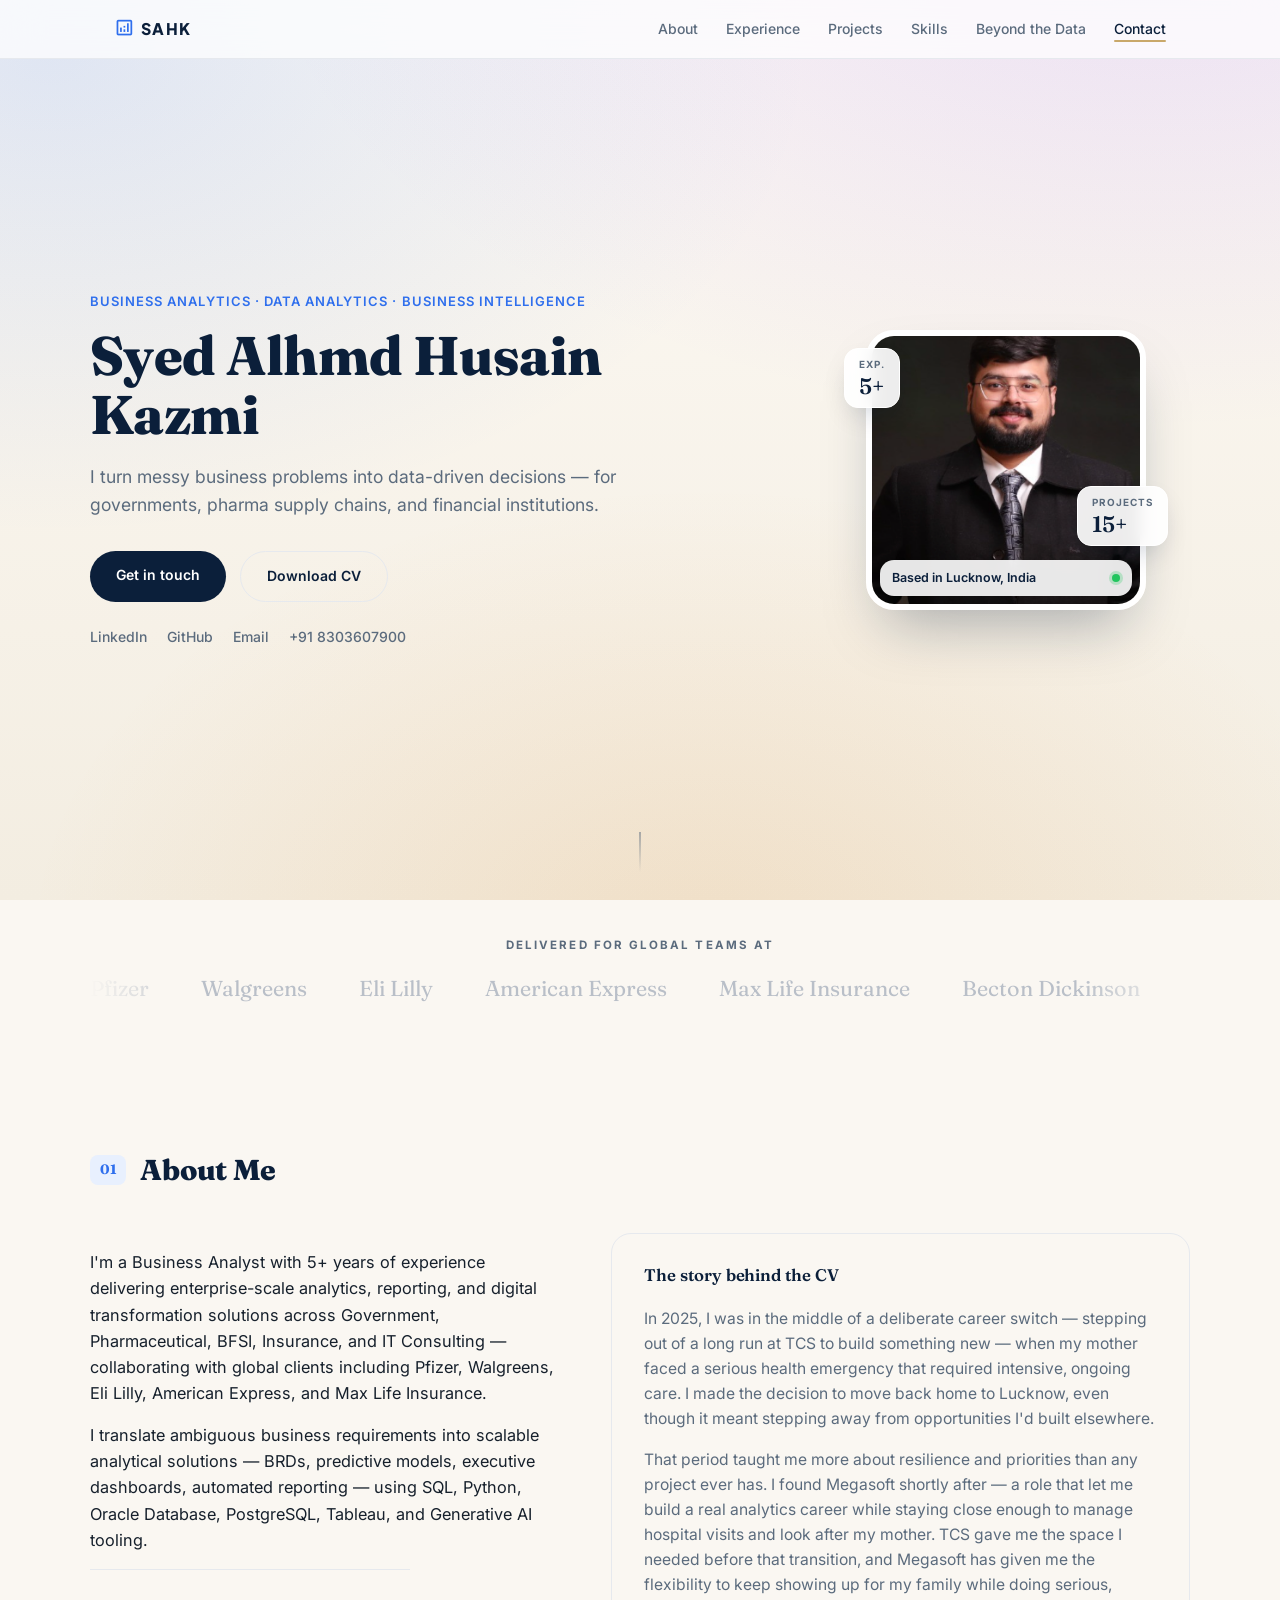
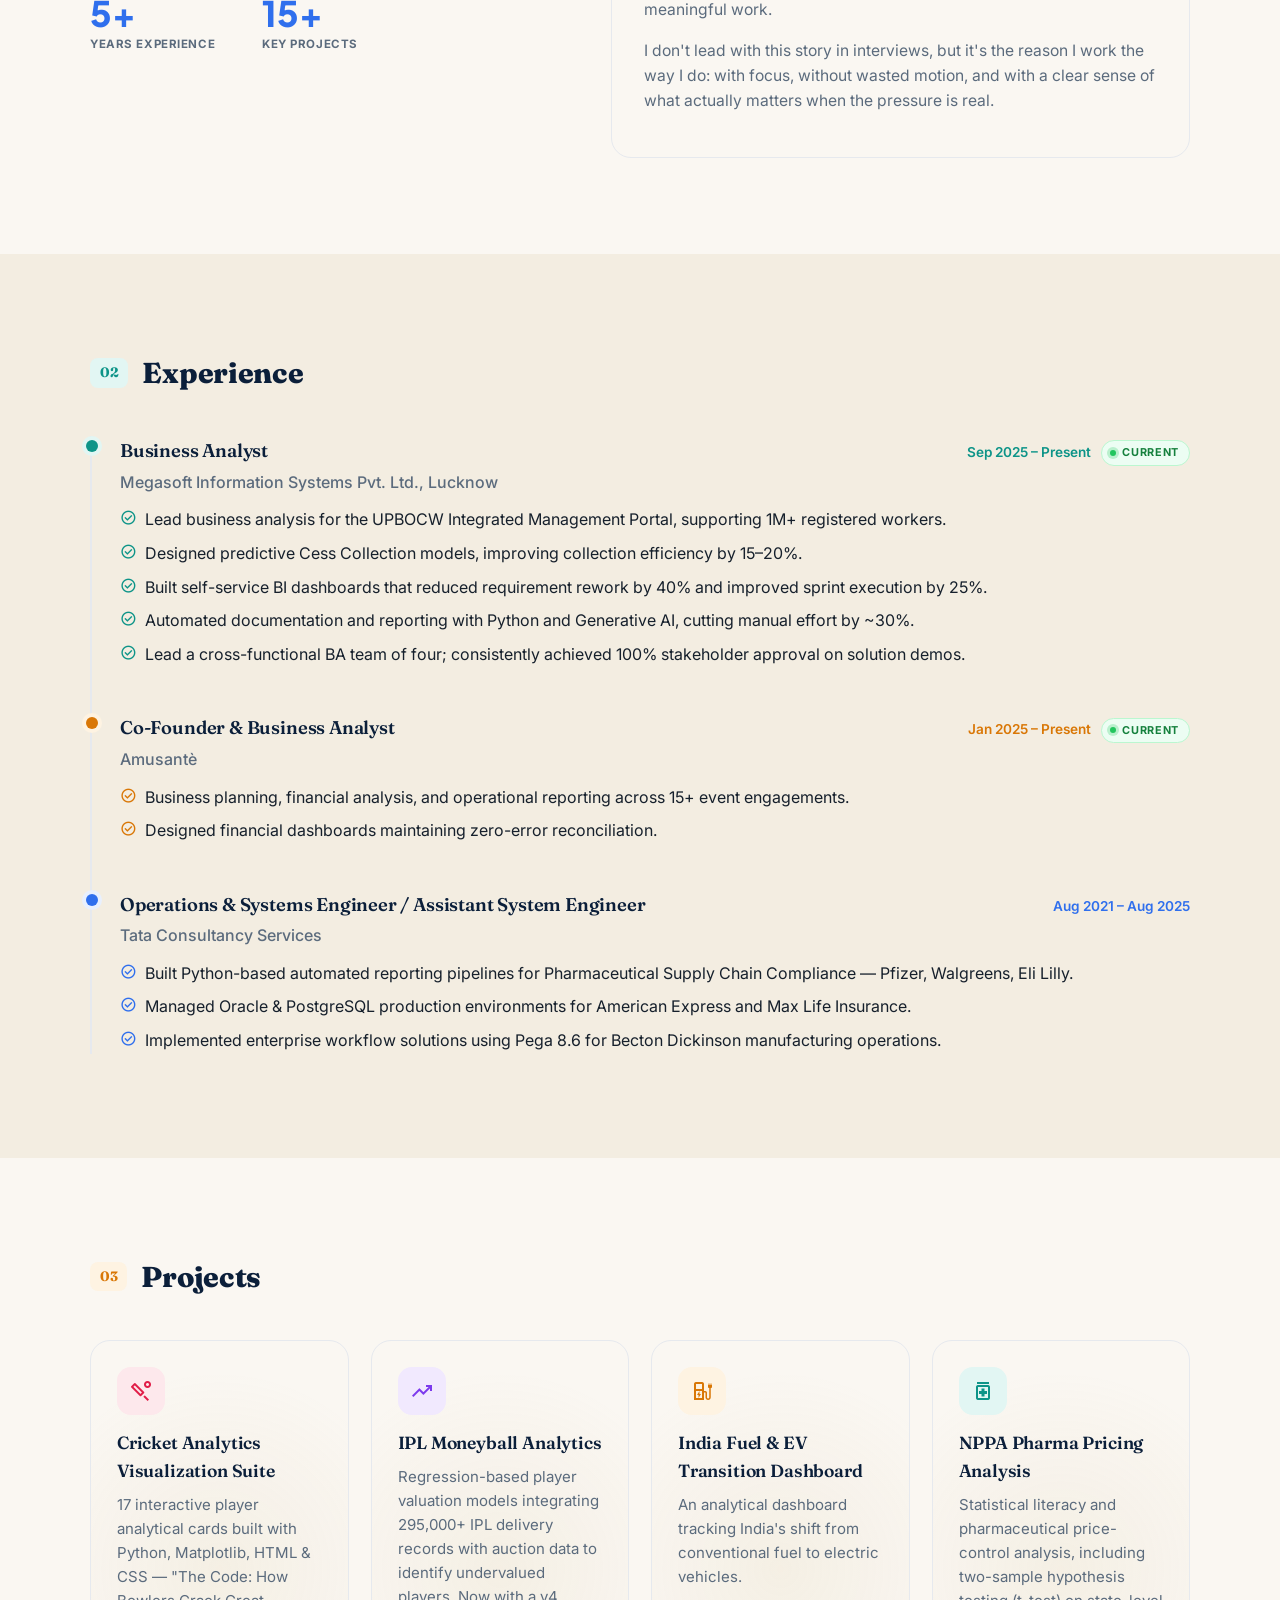
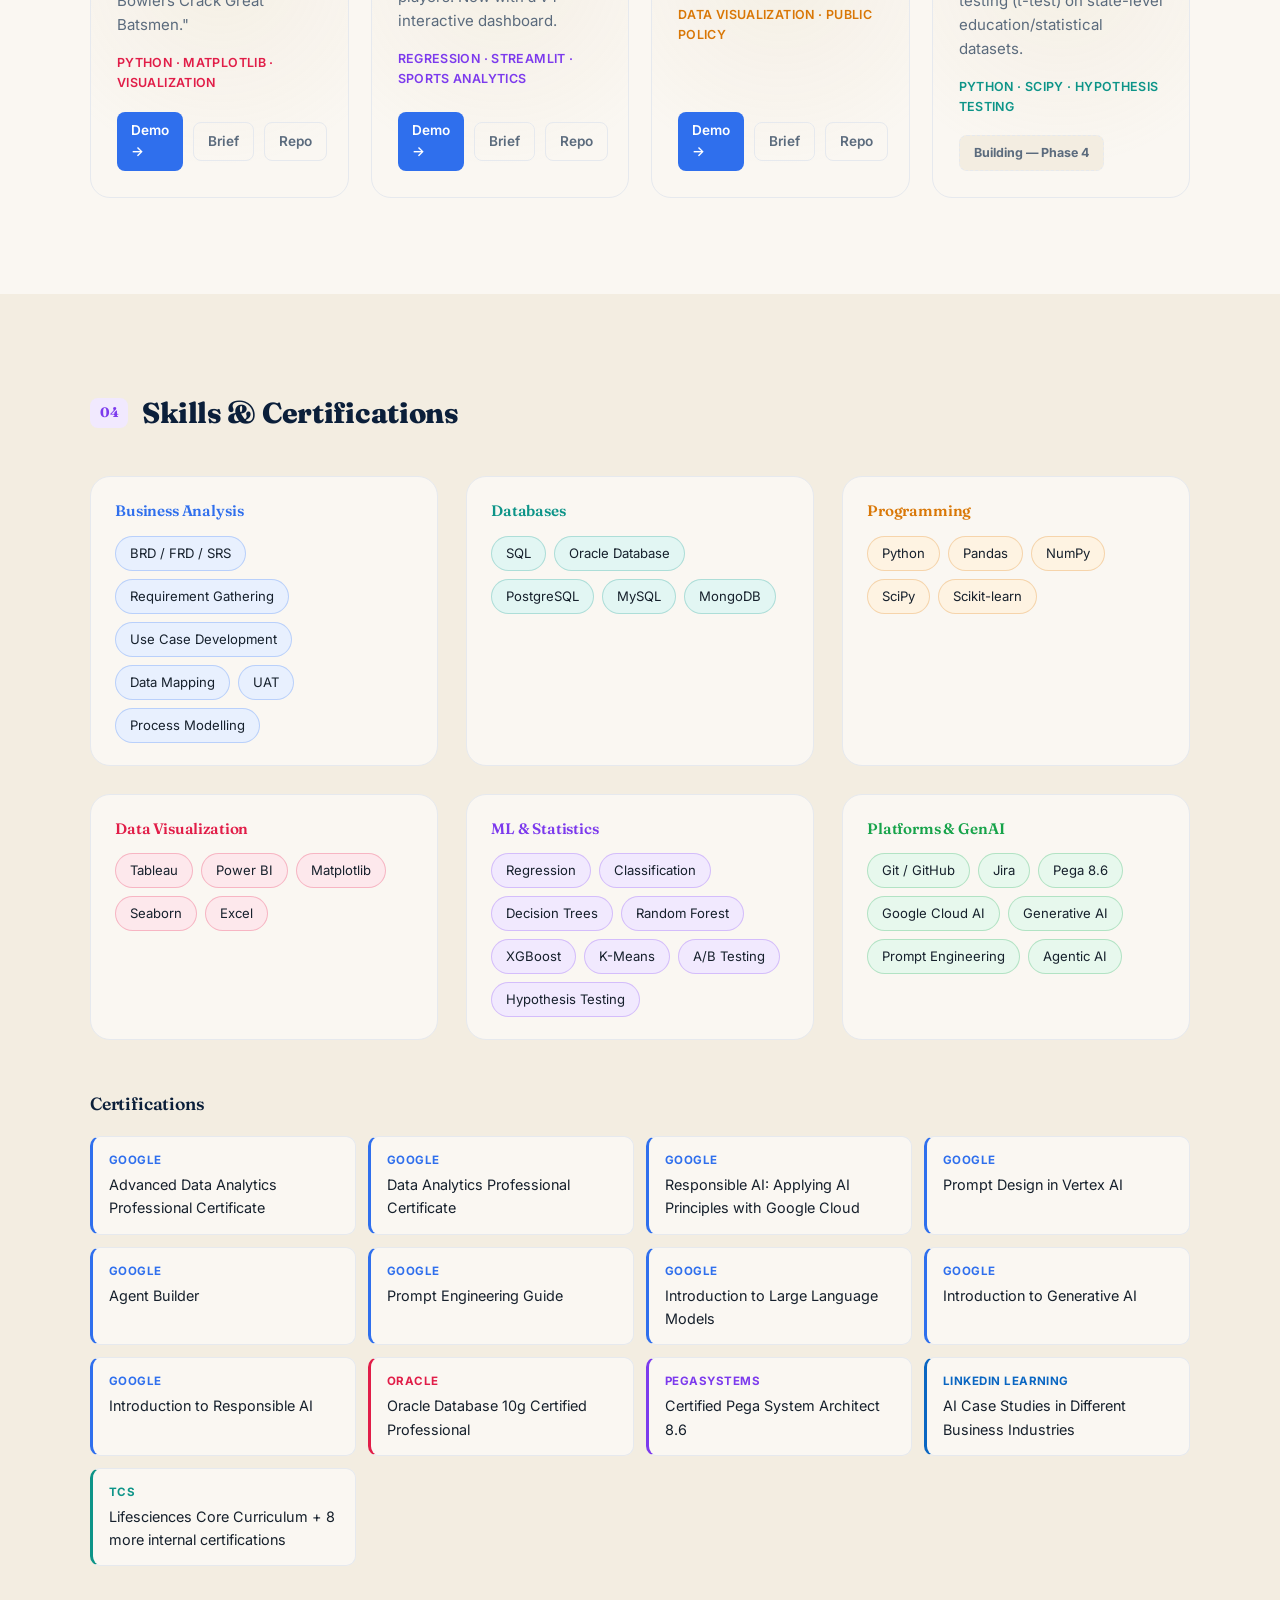
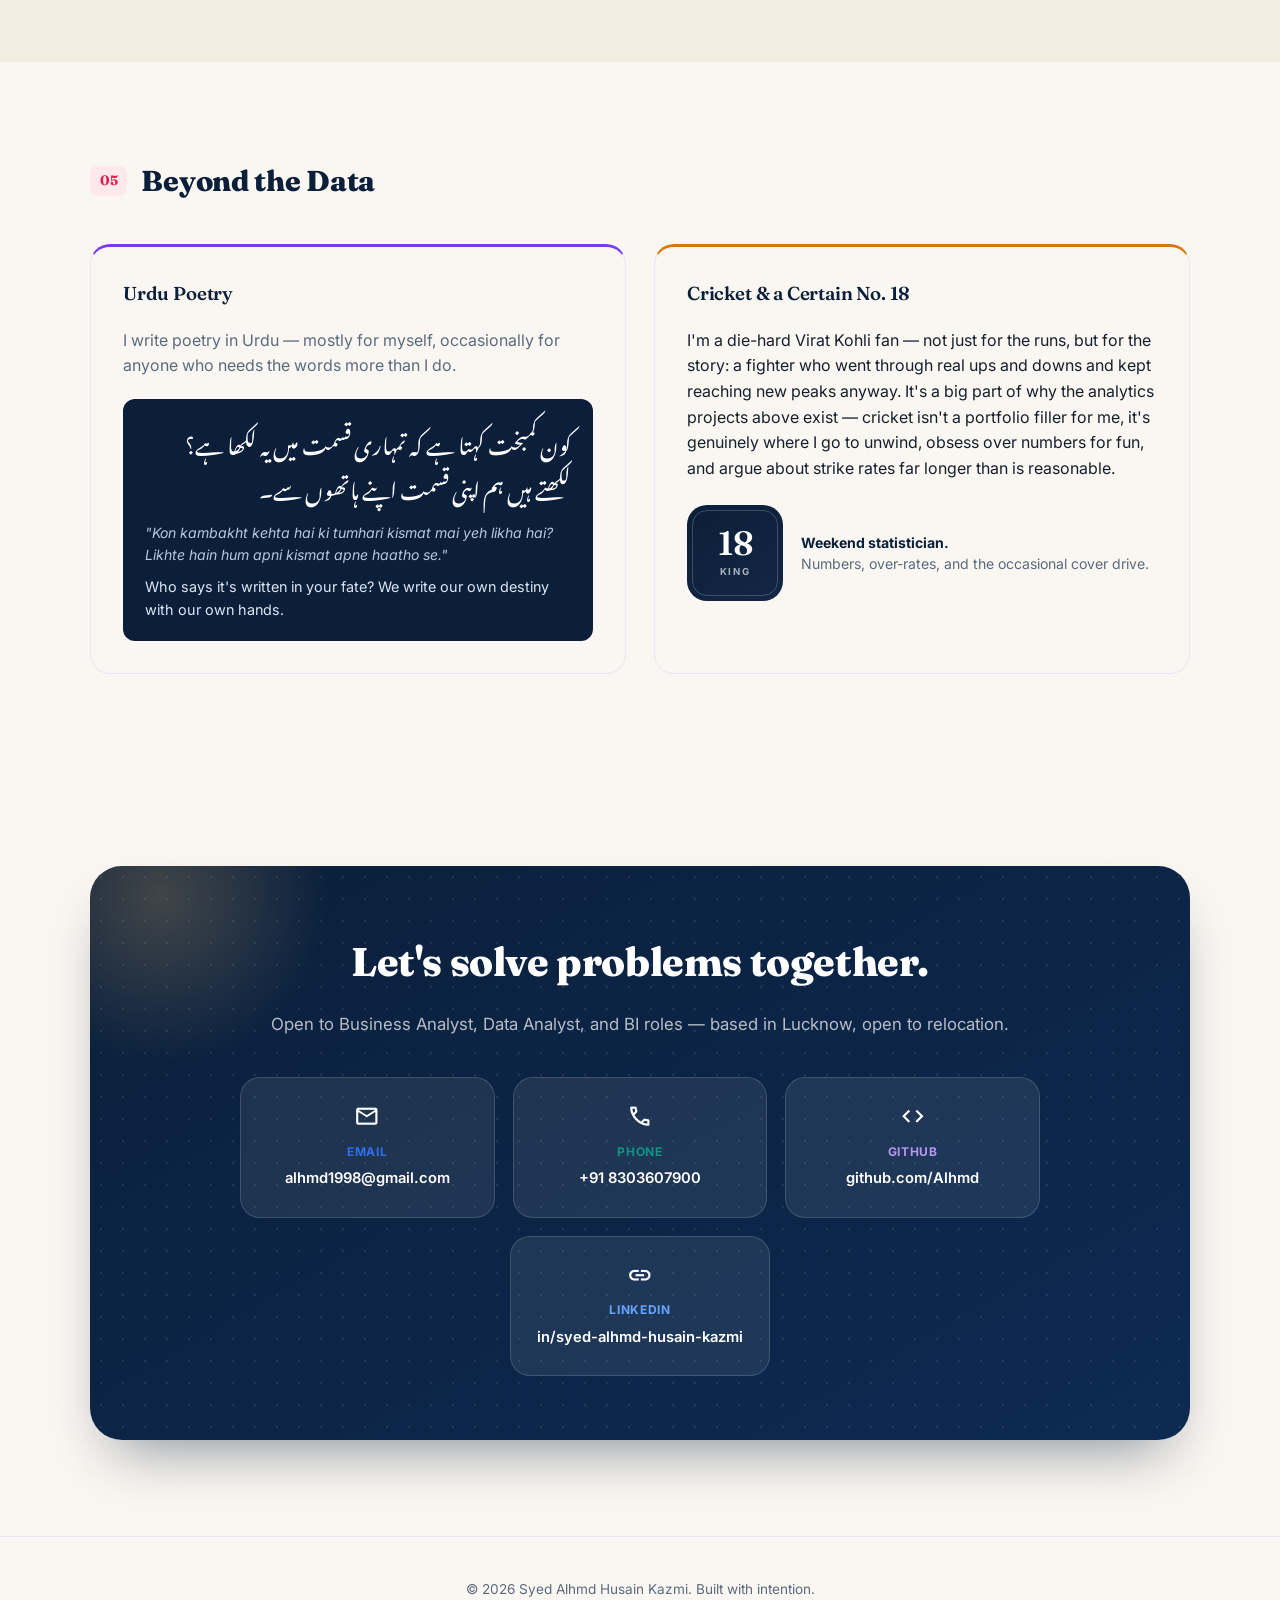
<file: index.html>
<!DOCTYPE html>
<html lang="en">
<head>
<meta charset="UTF-8">
<meta name="viewport" content="width=device-width, initial-scale=1.0">
<title>Syed Alhmd Husain Kazmi — Business Analyst | Data Analyst | BI</title>
<meta name="description" content="Portfolio of Syed Alhmd Husain Kazmi — Business Analyst, Data Analyst, and Business Intelligence professional.">
<link rel="preconnect" href="https://fonts.googleapis.com">
<link href="https://fonts.googleapis.com/css2?family=Fraunces:ital,opsz,wght@0,9..144,500;0,9..144,600;0,9..144,700;1,9..144,500&family=Plus+Jakarta+Sans:wght@600;700;800&family=Inter:wght@400;500;600;700;800&family=Noto+Nastaliq+Urdu:wght@400;700&display=swap" rel="stylesheet">
<link href="https://fonts.googleapis.com/css2?family=Material+Symbols+Outlined:wght,FILL@100..700,0..1&display=swap" rel="stylesheet">
<link rel="stylesheet" href="style.css">
</head>
<body>

<nav id="navbar">
  <div class="nav-inner">
    <span class="nav-logo"><span class="material-symbols-outlined">analytics</span> SAHK</span>
    <ul class="nav-links">
      <li><a href="#about">About</a></li>
      <li><a href="#experience">Experience</a></li>
      <li><a href="#projects">Projects</a></li>
      <li><a href="#skills">Skills</a></li>
      <li><a href="#beyond">Beyond the Data</a></li>
      <li><a href="#contact">Contact</a></li>
    </ul>
    <button id="navToggle" aria-label="Toggle menu">&#9776;</button>
  </div>
</nav>

<header class="hero">
  <div class="hero-inner">
    <div class="hero-text">
      <p class="eyebrow">Business Analytics &middot; Data Analytics &middot; Business Intelligence</p>
      <h1>Syed Alhmd Husain Kazmi</h1>
      <p class="hero-sub">I turn messy business problems into data-driven decisions — for governments, pharma supply chains, and financial institutions.</p>
      <div class="hero-cta">
        <a href="#contact" class="btn btn-primary">Get in touch</a>
        <a href="assets/SAHK_CV.pdf" class="btn btn-outline" download>Download CV</a>
      </div>
      <div class="hero-links">
        <a href="https://www.linkedin.com/in/syed-alhmd-husain-kazmi-605803173" target="_blank" rel="noopener">LinkedIn</a>
        <a href="https://github.com/Alhmd" target="_blank" rel="noopener">GitHub</a>
        <a href="mailto:alhmd1998@gmail.com">Email</a>
        <a href="tel:+918303607900">+91 8303607900</a>
      </div>
    </div>
    <div class="hero-photo" id="heroPhoto">
      <img src="assets/profile.png" alt="Syed Alhmd Husain Kazmi">
      <span class="hero-stat hero-stat-exp"><span class="hero-stat-lbl">Exp.</span><span class="hero-stat-val">5+</span></span>
      <span class="hero-stat hero-stat-proj"><span class="hero-stat-lbl">Projects</span><span class="hero-stat-val">15+</span></span>
      <span class="hero-photo-tag"><span class="hero-photo-dot"></span>Based in Lucknow, India</span>
    </div>
  </div>
  <div class="hero-scroll">
    <span></span>
  </div>
</header>

<div class="marquee-wrap">
  <p class="marquee-label">Delivered for global teams at</p>
  <div class="marquee-mask">
    <div class="marquee-track">
      <span>Pfizer</span><span>Walgreens</span><span>Eli Lilly</span><span>American Express</span><span>Max Life Insurance</span><span>Becton Dickinson</span><span>UPBOCW</span><span>TCS</span>
      <span>Pfizer</span><span>Walgreens</span><span>Eli Lilly</span><span>American Express</span><span>Max Life Insurance</span><span>Becton Dickinson</span><span>UPBOCW</span><span>TCS</span>
    </div>
  </div>
</div>

<main>

<section id="about" class="section">
  <div class="section-inner">
    <h2 class="section-title"><span class="tag">01</span> About Me</h2>
    <div class="about-grid">
      <div class="about-summary">
        <p>I'm a Business Analyst with 5+ years of experience delivering enterprise-scale analytics, reporting, and digital transformation solutions across Government, Pharmaceutical, BFSI, Insurance, and IT Consulting — collaborating with global clients including Pfizer, Walgreens, Eli Lilly, American Express, and Max Life Insurance.</p>
        <p>I translate ambiguous business requirements into scalable analytical solutions — BRDs, predictive models, executive dashboards, automated reporting — using SQL, Python, Oracle Database, PostgreSQL, Tableau, and Generative AI tooling.</p>
        <div class="about-stats">
          <div><span class="stat-num">5+</span><span class="stat-lbl">Years Experience</span></div>
          <div><span class="stat-num">15+</span><span class="stat-lbl">Key Projects</span></div>
        </div>
      </div>
      <div class="about-story">
        <h3>The story behind the CV</h3>
        <p>In 2025, I was in the middle of a deliberate career switch — stepping out of a long run at TCS to build something new — when my mother faced a serious health emergency that required intensive, ongoing care. I made the decision to move back home to Lucknow, even though it meant stepping away from opportunities I'd built elsewhere.</p>
        <p>That period taught me more about resilience and priorities than any project ever has. I found Megasoft shortly after — a role that let me build a real analytics career while staying close enough to manage hospital visits and look after my mother. TCS gave me the space I needed before that transition, and Megasoft has given me the flexibility to keep showing up for my family while doing serious, meaningful work.</p>
        <p>I don't lead with this story in interviews, but it's the reason I work the way I do: with focus, without wasted motion, and with a clear sense of what actually matters when the pressure is real.</p>
      </div>
    </div>
  </div>
</section>

<section id="experience" class="section section-alt">
  <div class="section-inner">
    <h2 class="section-title"><span class="tag">02</span> Experience</h2>
    <div class="timeline">

      <div class="timeline-item">
        <div class="timeline-marker"></div>
        <div class="timeline-content">
          <div class="timeline-head">
            <h3>Business Analyst</h3>
            <span class="timeline-date-group">
              <span class="timeline-date">Sep 2025 &ndash; Present</span>
              <span class="current-badge"><span class="current-dot"></span>Current</span>
            </span>
          </div>
          <p class="timeline-org">Megasoft Information Systems Pvt. Ltd., Lucknow</p>
          <ul>
            <li><span class="material-symbols-outlined">check_circle</span> Lead business analysis for the UPBOCW Integrated Management Portal, supporting 1M+ registered workers.</li>
            <li><span class="material-symbols-outlined">check_circle</span> Designed predictive Cess Collection models, improving collection efficiency by 15&ndash;20%.</li>
            <li><span class="material-symbols-outlined">check_circle</span> Built self-service BI dashboards that reduced requirement rework by 40% and improved sprint execution by 25%.</li>
            <li><span class="material-symbols-outlined">check_circle</span> Automated documentation and reporting with Python and Generative AI, cutting manual effort by ~30%.</li>
            <li><span class="material-symbols-outlined">check_circle</span> Lead a cross-functional BA team of four; consistently achieved 100% stakeholder approval on solution demos.</li>
          </ul>
        </div>
      </div>

      <div class="timeline-item">
        <div class="timeline-marker"></div>
        <div class="timeline-content">
          <div class="timeline-head">
            <h3>Co-Founder &amp; Business Analyst</h3>
            <span class="timeline-date-group">
              <span class="timeline-date">Jan 2025 &ndash; Present</span>
              <span class="current-badge"><span class="current-dot"></span>Current</span>
            </span>
          </div>
          <p class="timeline-org">Amusant&egrave;</p>
          <ul>
            <li><span class="material-symbols-outlined">check_circle</span> Business planning, financial analysis, and operational reporting across 15+ event engagements.</li>
            <li><span class="material-symbols-outlined">check_circle</span> Designed financial dashboards maintaining zero-error reconciliation.</li>
          </ul>
        </div>
      </div>

      <div class="timeline-item">
        <div class="timeline-marker"></div>
        <div class="timeline-content">
          <div class="timeline-head">
            <h3>Operations &amp; Systems Engineer / Assistant System Engineer</h3>
            <span class="timeline-date">Aug 2021 &ndash; Aug 2025</span>
          </div>
          <p class="timeline-org">Tata Consultancy Services</p>
          <ul>
            <li><span class="material-symbols-outlined">check_circle</span> Built Python-based automated reporting pipelines for Pharmaceutical Supply Chain Compliance &mdash; Pfizer, Walgreens, Eli Lilly.</li>
            <li><span class="material-symbols-outlined">check_circle</span> Managed Oracle &amp; PostgreSQL production environments for American Express and Max Life Insurance.</li>
            <li><span class="material-symbols-outlined">check_circle</span> Implemented enterprise workflow solutions using Pega 8.6 for Becton Dickinson manufacturing operations.</li>
          </ul>
        </div>
      </div>

    </div>
  </div>
</section>

<section id="projects" class="section">
  <div class="section-inner">
    <h2 class="section-title"><span class="tag">03</span> Projects</h2>
    <div class="project-grid">

      <div class="project-card project-card-static">
        <div class="project-card-top">
          <span class="project-icon icon-coral"><span class="material-symbols-outlined">sports_cricket</span></span>
        </div>
        <h3>Cricket Analytics Visualization Suite</h3>
        <p>17 interactive player analytical cards built with Python, Matplotlib, HTML &amp; CSS &mdash; "The Code: How Bowlers Crack Great Batsmen."</p>
        <span class="project-tag tag-coral">Python &middot; Matplotlib &middot; Visualization</span>
        <div class="project-actions">
          <a href="projects/cricket-analytics/index.html" target="_blank" rel="noopener" class="project-action-btn">Demo &rarr;</a>
          <a href="projects/cricket-analytics/brief.html" target="_blank" rel="noopener" class="project-action-link">Brief</a>
          <a href="https://github.com/Alhmd/cricket-analytics" target="_blank" rel="noopener" class="project-action-link">Repo</a>
        </div>
      </div>

      <div class="project-card project-card-static">
        <div class="project-card-top">
          <span class="project-icon icon-violet"><span class="material-symbols-outlined">trending_up</span></span>
        </div>
        <h3>IPL Moneyball Analytics</h3>
        <p>Regression-based player valuation models integrating 295,000+ IPL delivery records with auction data to identify undervalued players. Now with a v4 interactive dashboard.</p>
        <span class="project-tag tag-violet">Regression &middot; Streamlit &middot; Sports Analytics</span>
        <div class="project-actions">
          <a href="projects/ipl-moneyball/index.html" target="_blank" rel="noopener" class="project-action-btn">Demo &rarr;</a>
          <a href="projects/ipl-moneyball/brief.html" target="_blank" rel="noopener" class="project-action-link">Brief</a>
          <a href="https://github.com/Alhmd/ipl-moneyball" target="_blank" rel="noopener" class="project-action-link">Repo</a>
        </div>
      </div>

      <div class="project-card project-card-static">
        <div class="project-card-top">
          <span class="project-icon icon-amber"><span class="material-symbols-outlined">ev_station</span></span>
        </div>
        <h3>India Fuel &amp; EV Transition Dashboard</h3>
        <p>An analytical dashboard tracking India's shift from conventional fuel to electric vehicles.</p>
        <span class="project-tag tag-amber">Data Visualization &middot; Public Policy</span>
        <div class="project-actions">
          <a href="projects/india-fuel-ev/index.html" target="_blank" rel="noopener" class="project-action-btn">Demo &rarr;</a>
          <a href="projects/india-fuel-ev/brief.html" target="_blank" rel="noopener" class="project-action-link">Brief</a>
          <a href="https://github.com/Alhmd/india-fuel-ev" target="_blank" rel="noopener" class="project-action-link">Repo</a>
        </div>
      </div>

      <div class="project-card project-card-static">
        <div class="project-card-top">
          <span class="project-icon icon-teal"><span class="material-symbols-outlined">medication</span></span>
        </div>
        <h3>NPPA Pharma Pricing Analysis</h3>
        <p>Statistical literacy and pharmaceutical price-control analysis, including two-sample hypothesis testing (t-test) on state-level education/statistical datasets.</p>
        <span class="project-tag tag-teal">Python &middot; SciPy &middot; Hypothesis Testing</span>
        <div class="project-actions">
          <span class="project-status-badge">Building &mdash; Phase 4</span>
        </div>
      </div>

    </div>
  </div>
</section>

<section id="skills" class="section section-alt">
  <div class="section-inner">
    <h2 class="section-title"><span class="tag">04</span> Skills &amp; Certifications</h2>

    <div class="skills-grid">
      <div class="skill-group skill-blue">
        <h3>Business Analysis</h3>
        <div class="pill-row">
          <span class="pill">BRD / FRD / SRS</span>
          <span class="pill">Requirement Gathering</span>
          <span class="pill">Use Case Development</span>
          <span class="pill">Data Mapping</span>
          <span class="pill">UAT</span>
          <span class="pill">Process Modelling</span>
        </div>
      </div>
      <div class="skill-group skill-teal">
        <h3>Databases</h3>
        <div class="pill-row">
          <span class="pill">SQL</span>
          <span class="pill">Oracle Database</span>
          <span class="pill">PostgreSQL</span>
          <span class="pill">MySQL</span>
          <span class="pill">MongoDB</span>
        </div>
      </div>
      <div class="skill-group skill-amber">
        <h3>Programming</h3>
        <div class="pill-row">
          <span class="pill">Python</span>
          <span class="pill">Pandas</span>
          <span class="pill">NumPy</span>
          <span class="pill">SciPy</span>
          <span class="pill">Scikit-learn</span>
        </div>
      </div>
      <div class="skill-group skill-coral">
        <h3>Data Visualization</h3>
        <div class="pill-row">
          <span class="pill">Tableau</span>
          <span class="pill">Power BI</span>
          <span class="pill">Matplotlib</span>
          <span class="pill">Seaborn</span>
          <span class="pill">Excel</span>
        </div>
      </div>
      <div class="skill-group skill-violet">
        <h3>ML &amp; Statistics</h3>
        <div class="pill-row">
          <span class="pill">Regression</span>
          <span class="pill">Classification</span>
          <span class="pill">Decision Trees</span>
          <span class="pill">Random Forest</span>
          <span class="pill">XGBoost</span>
          <span class="pill">K-Means</span>
          <span class="pill">A/B Testing</span>
          <span class="pill">Hypothesis Testing</span>
        </div>
      </div>
      <div class="skill-group skill-green">
        <h3>Platforms &amp; GenAI</h3>
        <div class="pill-row">
          <span class="pill">Git / GitHub</span>
          <span class="pill">Jira</span>
          <span class="pill">Pega 8.6</span>
          <span class="pill">Google Cloud AI</span>
          <span class="pill">Generative AI</span>
          <span class="pill">Prompt Engineering</span>
          <span class="pill">Agentic AI</span>
        </div>
      </div>
    </div>

    <h3 class="cert-heading">Certifications</h3>
    <div class="cert-grid">
      <div class="cert-item"><span class="cert-org cert-google">Google</span>Advanced Data Analytics Professional Certificate</div>
      <div class="cert-item"><span class="cert-org cert-google">Google</span>Data Analytics Professional Certificate</div>
      <div class="cert-item"><span class="cert-org cert-google">Google</span>Responsible AI: Applying AI Principles with Google Cloud</div>
      <div class="cert-item"><span class="cert-org cert-google">Google</span>Prompt Design in Vertex AI</div>
      <div class="cert-item"><span class="cert-org cert-google">Google</span>Agent Builder</div>
      <div class="cert-item"><span class="cert-org cert-google">Google</span>Prompt Engineering Guide</div>
      <div class="cert-item"><span class="cert-org cert-google">Google</span>Introduction to Large Language Models</div>
      <div class="cert-item"><span class="cert-org cert-google">Google</span>Introduction to Generative AI</div>
      <div class="cert-item"><span class="cert-org cert-google">Google</span>Introduction to Responsible AI</div>
      <div class="cert-item"><span class="cert-org cert-oracle">Oracle</span>Oracle Database 10g Certified Professional</div>
      <div class="cert-item"><span class="cert-org cert-pega">Pegasystems</span>Certified Pega System Architect 8.6</div>
      <div class="cert-item"><span class="cert-org cert-linkedin">LinkedIn Learning</span>AI Case Studies in Different Business Industries</div>
      <div class="cert-item"><span class="cert-org cert-tcs">TCS</span>Lifesciences Core Curriculum + 8 more internal certifications</div>
    </div>
  </div>
</section>

<section id="beyond" class="section">
  <div class="section-inner">
    <h2 class="section-title"><span class="tag">05</span> Beyond the Data</h2>
    <div class="beyond-grid">

      <div class="beyond-card">
        <h3>Urdu Poetry</h3>
        <p class="beyond-lead">I write poetry in Urdu — mostly for myself, occasionally for anyone who needs the words more than I do.</p>
        <blockquote class="urdu-quote">
          <p class="urdu" lang="ur" dir="rtl">کون کمبخت کہتا ہے کہ تمہاری قسمت میں یہ لکھا ہے؟<br>لکھتے ہیں ہم اپنی قسمت اپنے ہاتھوں سے۔</p>
          <p class="translit">"Kon kambakht kehta hai ki tumhari kismat mai yeh likha hai? Likhte hain hum apni kismat apne haatho se."</p>
          <p class="translation">Who says it's written in your fate? We write our own destiny with our own hands.</p>
        </blockquote>
      </div>

      <div class="beyond-card">
        <h3>Cricket &amp; a Certain No. 18</h3>
        <p>I'm a die-hard Virat Kohli fan &mdash; not just for the runs, but for the story: a fighter who went through real ups and downs and kept reaching new peaks anyway. It's a big part of why the analytics projects above exist &mdash; cricket isn't a portfolio filler for me, it's genuinely where I go to unwind, obsess over numbers for fun, and argue about strike rates far longer than is reasonable.</p>
        <div class="jersey-row">
          <div class="jersey-badge"><span class="jersey-num">18</span><span class="jersey-lbl">King</span></div>
          <div class="jersey-caption"><strong>Weekend statistician.</strong><br>Numbers, over-rates, and the occasional cover drive.</div>
        </div>
      </div>

    </div>
  </div>
</section>

<section id="contact" class="section">
  <div class="section-inner">
    <div class="contact-panel">
      <h2>Let's solve problems together.</h2>
      <p class="contact-lead">Open to Business Analyst, Data Analyst, and BI roles &mdash; based in Lucknow, open to relocation.</p>
      <div class="contact-grid">
        <a href="mailto:alhmd1998@gmail.com" class="contact-card contact-1">
          <span class="material-symbols-outlined">mail</span>
          <span class="contact-label">Email</span>
          <span class="contact-value">alhmd1998@gmail.com</span>
        </a>
        <a href="tel:+918303607900" class="contact-card contact-2">
          <span class="material-symbols-outlined">call</span>
          <span class="contact-label">Phone</span>
          <span class="contact-value">+91 8303607900</span>
        </a>
        <a href="https://github.com/Alhmd" target="_blank" rel="noopener" class="contact-card contact-4">
          <span class="material-symbols-outlined">code</span>
          <span class="contact-label">GitHub</span>
          <span class="contact-value">github.com/Alhmd</span>
        </a>
        <a href="https://www.linkedin.com/in/syed-alhmd-husain-kazmi-605803173" target="_blank" rel="noopener" class="contact-card contact-3">
          <span class="material-symbols-outlined">link</span>
          <span class="contact-label">LinkedIn</span>
          <span class="contact-value">in/syed-alhmd-husain-kazmi</span>
        </a>
      </div>
    </div>
  </div>
</section>

</main>

<footer class="site-footer">
  <p>&copy; <span id="year"></span> Syed Alhmd Husain Kazmi. Built with intention.</p>
</footer>

<script src="script.js"></script>
</body>
</html>
</file>
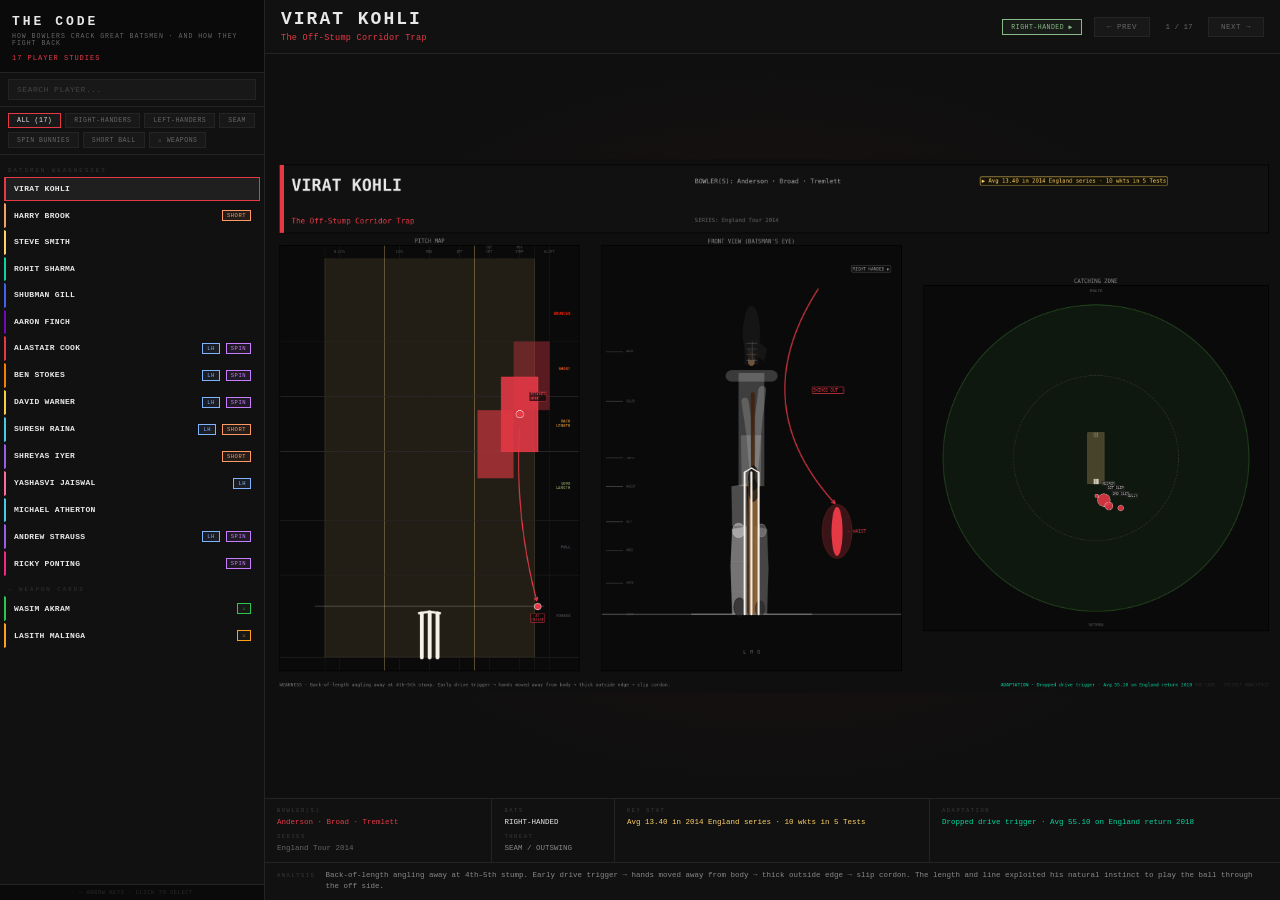
<file: projects/cricket-analytics/index.html>
<!DOCTYPE html>
<html lang="en">
<head>
<meta charset="UTF-8">
<meta name="viewport" content="width=device-width, initial-scale=1.0">
<title>THE CODE — Cricket Analytics</title>
<style>
* { box-sizing: border-box; margin: 0; padding: 0; }

:root {
  --bg:     #0f0f0f;
  --bg2:    #111111;
  --bg3:    #181818;
  --bd:     #242424;
  --text:   #e8e8e8;
  --muted:  #666666;
  --gold:   #ffd166;
  --edge:   #06d6a0;
  --font:   'Courier New', Courier, monospace;
  --pc:     #e63946;
}

body {
  background: var(--bg);
  color: var(--text);
  font-family: var(--font);
  height: 100vh;
  overflow: hidden;
  user-select: none;
}

/* ─── LAYOUT ────────────────────────────────────────────────── */
.app {
  display: grid;
  grid-template-columns: 265px 1fr;
  height: 100vh;
}

/* ─── SIDEBAR ───────────────────────────────────────────────── */
.sidebar {
  background: var(--bg2);
  border-right: 1px solid var(--bd);
  display: flex;
  flex-direction: column;
  overflow: hidden;
}

.sb-hdr {
  padding: 14px 12px 10px;
  background: #0a0a0a;
  border-bottom: 1px solid var(--bd);
  flex-shrink: 0;
}

.sb-hdr-title {
  font-size: 13px;
  font-weight: bold;
  letter-spacing: 3px;
  color: var(--text);
}

.sb-hdr-sub {
  font-size: 6.5px;
  color: var(--muted);
  letter-spacing: 1px;
  margin-top: 4px;
}

.sb-hdr-count {
  font-size: 7px;
  color: var(--pc);
  margin-top: 7px;
  letter-spacing: 1px;
  transition: color 0.3s;
}

.sb-search {
  padding: 6px 8px;
  border-bottom: 1px solid var(--bd);
  flex-shrink: 0;
}

.sb-search input {
  width: 100%;
  background: var(--bg3);
  border: 1px solid var(--bd);
  color: var(--text);
  font-family: var(--font);
  font-size: 8px;
  padding: 5px 8px;
  letter-spacing: 0.5px;
  outline: none;
  transition: border-color 0.2s;
}

.sb-search input:focus { border-color: var(--pc); }
.sb-search input::placeholder { color: #444; }

.sb-filters {
  padding: 6px 8px;
  border-bottom: 1px solid var(--bd);
  display: flex;
  flex-wrap: wrap;
  gap: 4px;
  flex-shrink: 0;
}

.fb {
  background: var(--bg3);
  border: 1px solid var(--bd);
  color: var(--muted);
  font-family: var(--font);
  font-size: 6.5px;
  padding: 3px 8px;
  cursor: pointer;
  letter-spacing: 0.5px;
  transition: all 0.15s;
}

.fb:hover { color: var(--text); border-color: #444; }

.fb.active {
  color: var(--text);
  border-color: var(--pc);
  background: rgba(255,255,255,0.04);
}

.sb-list {
  flex: 1;
  overflow-y: auto;
  padding: 4px;
  scrollbar-width: thin;
  scrollbar-color: #2a2a2a #111;
}

.sb-list::-webkit-scrollbar { width: 4px; }
.sb-list::-webkit-scrollbar-track { background: #111; }
.sb-list::-webkit-scrollbar-thumb { background: #2a2a2a; border-radius: 2px; }

.sb-grp {
  font-size: 5.8px;
  color: #333;
  letter-spacing: 2px;
  padding: 8px 4px 3px;
}

.sb-item {
  display: flex;
  align-items: center;
  gap: 6px;
  padding: 6px 8px;
  cursor: pointer;
  border-left: 2.5px solid var(--ic);
  border-top: 1px solid transparent;
  border-right: 1px solid transparent;
  border-bottom: 1px solid transparent;
  margin-bottom: 2px;
  transition: background 0.12s, border-color 0.12s;
}

.sb-item:hover {
  background: rgba(255,255,255,0.03);
  border-top-color: var(--ic);
  border-right-color: var(--ic);
  border-bottom-color: var(--ic);
}

.sb-item.active {
  background: rgba(255,255,255,0.06);
  border-top-color: var(--ic);
  border-right-color: var(--ic);
  border-bottom-color: var(--ic);
}

.sb-item.hidden { display: none; }

.sb-name {
  font-size: 8px;
  font-weight: bold;
  letter-spacing: 0.3px;
  color: var(--text);
  flex: 1;
  line-height: 1.3;
}

.sb-badge {
  font-size: 5.5px;
  padding: 1px 4px;
  border: 1px solid;
  letter-spacing: 0.5px;
  white-space: nowrap;
}

.bd-lh     { color: #7fb3ff; border-color: #7fb3ff; background: rgba(127,179,255,0.08); }
.bd-spin   { color: #c77dff; border-color: #c77dff; background: rgba(199,125,255,0.08); }
.bd-short  { color: #ff9966; border-color: #ff9966; background: rgba(255,153,102,0.08); }
.bd-weapon { border-color: var(--ic); color: var(--ic); background: rgba(255,255,255,0.03); }

.kb-hint {
  font-size: 5.5px;
  color: #2a2a2a;
  text-align: center;
  padding: 4px;
  border-top: 1px solid var(--bd);
  background: #0a0a0a;
  letter-spacing: 0.5px;
  flex-shrink: 0;
}

/* ─── MAIN ──────────────────────────────────────────────────── */
.main {
  display: flex;
  flex-direction: column;
  height: 100vh;
  overflow: hidden;
}

.main-hdr {
  display: flex;
  align-items: center;
  gap: 12px;
  padding: 10px 16px;
  border-bottom: 1px solid var(--bd);
  background: var(--bg2);
  flex-shrink: 0;
}

.main-hdr-title { flex: 1; min-width: 0; }

.mh-name {
  font-size: 18px;
  font-weight: bold;
  letter-spacing: 2px;
  color: var(--text);
  line-height: 1;
  white-space: nowrap;
  overflow: hidden;
  text-overflow: ellipsis;
}

.mh-sub {
  font-size: 8.5px;
  color: var(--pc);
  margin-top: 5px;
  letter-spacing: 0.3px;
  transition: color 0.3s;
}

.mh-badges {
  display: flex;
  gap: 5px;
  align-items: center;
  flex-shrink: 0;
}

.mh-badge {
  font-size: 6.5px;
  padding: 3px 8px;
  border: 1px solid;
  letter-spacing: 0.5px;
  white-space: nowrap;
}

.mhb-weapon { color: var(--pc); border-color: var(--pc); background: rgba(255,255,255,0.03); }
.mhb-lh     { color: #7fb3ff; border-color: #7fb3ff; background: rgba(127,179,255,0.06); }
.mhb-rh     { color: #88bb88; border-color: #88bb88; background: rgba(136,187,136,0.06); }
.mhb-spin   { color: #c77dff; border-color: #c77dff; background: rgba(199,125,255,0.06); }
.mhb-short  { color: #ff9966; border-color: #ff9966; background: rgba(255,153,102,0.06); }

.nav-ctrl {
  display: flex;
  align-items: center;
  gap: 8px;
  flex-shrink: 0;
}

.nav-btn {
  background: var(--bg3);
  border: 1px solid var(--bd);
  color: var(--muted);
  font-family: var(--font);
  font-size: 7.5px;
  padding: 5px 12px;
  cursor: pointer;
  letter-spacing: 0.5px;
  transition: all 0.15s;
}

.nav-btn:hover { border-color: var(--pc); color: var(--text); }

.nav-count {
  font-size: 7.5px;
  color: var(--muted);
  min-width: 42px;
  text-align: center;
}

/* Image area */
.img-area {
  flex: 1;
  min-height: 0;
  position: relative;
  background: var(--bg);
  display: flex;
  align-items: center;
  justify-content: center;
  overflow: hidden;
}

.img-glow {
  position: absolute;
  inset: 0;
  pointer-events: none;
  transition: background 0.4s;
}

#player-img {
  max-width: 100%;
  max-height: 100%;
  width: auto;
  height: auto;
  display: block;
  position: relative;
  z-index: 1;
  transition: opacity 0.18s;
  padding: 6px;
}

#player-img.fade { opacity: 0; }

/* Info strip */
.info-strip {
  flex-shrink: 0;
  background: var(--bg2);
  border-top: 1px solid var(--bd);
}

.info-row1 {
  display: grid;
  grid-template-columns: 1.3fr 0.7fr 1.8fr 2fr;
  border-bottom: 1px solid var(--bd);
}

.icell {
  padding: 8px 12px;
  border-right: 1px solid var(--bd);
}

.icell:last-child { border-right: none; }

.ilbl {
  font-size: 5.5px;
  color: #3a3a3a;
  letter-spacing: 1.5px;
  text-transform: uppercase;
  margin-bottom: 3px;
}

.ilbl.mt { margin-top: 5px; }

.ival {
  font-size: 7.5px;
  color: var(--text);
  line-height: 1.45;
}

.ival.pc-col { color: var(--pc); transition: color 0.3s; }
.ival.gray   { color: #666; }
.ival.gold   { color: var(--gold); }
.ival.edge   { color: var(--edge); }

.info-row2 {
  padding: 7px 12px;
  display: flex;
  gap: 10px;
  align-items: baseline;
}

.ir2-lbl {
  font-size: 5.5px;
  color: #3a3a3a;
  letter-spacing: 1.5px;
  white-space: nowrap;
  flex-shrink: 0;
}

.ir2-text {
  font-size: 7.5px;
  color: #888;
  line-height: 1.55;
}
</style>
</head>
<body>

<div class="app">

  <!-- ═══ SIDEBAR ═══ -->
  <aside class="sidebar">
    <div class="sb-hdr">
      <div class="sb-hdr-title">THE CODE</div>
      <div class="sb-hdr-sub">HOW BOWLERS CRACK GREAT BATSMEN · AND HOW THEY FIGHT BACK</div>
      <div class="sb-hdr-count" id="sb-count">17 PLAYER STUDIES</div>
    </div>

    <div class="sb-search">
      <input type="text" id="search" placeholder="SEARCH PLAYER..." autocomplete="off" spellcheck="false">
    </div>

    <div class="sb-filters" id="sb-filters"></div>

    <div class="sb-list" id="sb-list"></div>

    <div class="kb-hint">← → ARROW KEYS · CLICK TO SELECT</div>
  </aside>

  <!-- ═══ MAIN ═══ -->
  <main class="main">

    <div class="main-hdr">
      <div class="main-hdr-title">
        <div class="mh-name" id="mh-name">—</div>
        <div class="mh-sub"  id="mh-sub">—</div>
      </div>
      <div class="mh-badges" id="mh-badges"></div>
      <div class="nav-ctrl">
        <button class="nav-btn" id="prev-btn">← PREV</button>
        <span class="nav-count" id="nav-count">— / 17</span>
        <button class="nav-btn" id="next-btn">NEXT →</button>
      </div>
    </div>

    <div class="img-area">
      <div class="img-glow" id="img-glow"></div>
      <img id="player-img" src="" alt="Player Analysis">
    </div>

    <div class="info-strip">
      <div class="info-row1">

        <div class="icell">
          <div class="ilbl">BOWLER(S)</div>
          <div class="ival pc-col" id="i-bowler"></div>
          <div class="ilbl mt">SERIES</div>
          <div class="ival gray" id="i-series"></div>
        </div>

        <div class="icell">
          <div class="ilbl">BATS</div>
          <div class="ival" id="i-hand"></div>
          <div class="ilbl mt">THREAT</div>
          <div class="ival" id="i-threat" style="color:#888"></div>
        </div>

        <div class="icell">
          <div class="ilbl">KEY STAT</div>
          <div class="ival gold" id="i-stat"></div>
        </div>

        <div class="icell">
          <div class="ilbl">ADAPTATION</div>
          <div class="ival edge" id="i-adapt"></div>
        </div>

      </div>
      <div class="info-row2">
        <div class="ir2-lbl">ANALYSIS</div>
        <div class="ir2-text" id="i-analysis"></div>
      </div>
    </div>

  </main>
</div>

<script>
/* ── PLAYER DATA ─────────────────────────────────────────────── */
const PLAYERS = [
  {
    id: 'virat_kohli',
    name: 'VIRAT KOHLI',
    sub: 'The Off-Stump Corridor Trap',
    bowler: 'Anderson · Broad · Tremlett',
    series: 'England Tour 2014',
    threat: 'SEAM / OUTSWING',
    keyStat: 'Avg 13.40 in 2014 England series · 10 wkts in 5 Tests',
    adapt: 'Dropped drive trigger · Avg 55.10 on England return 2018',
    analysis: 'Back-of-length angling away at 4th–5th stump. Early drive trigger → hands moved away from body → thick outside edge → slip cordon. The length and line exploited his natural instinct to play the ball through the off side.',
    color: '#e63946',
    hand: 'RH',
    tags: ['rh', 'seam'],
    weapon: false,
    file: 'virat_kohli.png'
  },
  {
    id: 'harry_brook',
    name: 'HARRY BROOK',
    sub: 'Keeper Up — Short-of-Length Squeeze',
    bowler: 'Cummins · Hazlewood · Starc',
    series: 'Ashes / SA Tests 2025–26',
    threat: 'SEAM / SHORT BALL',
    keyStat: 'Avg ~18 when keeper up (Aus 2025) · Dropped from Tests',
    adapt: 'Still unresolved — dropped from England XI late 2025',
    analysis: 'Short-of-length into the body. Brook plays across the line or top-edges the pull. Keeper up removes back-foot escape → stumped, caught behind, or bat-pad. The tactic neutralised his aggressive instincts by taking away the pull shot option.',
    color: '#f4a261',
    hand: 'RH',
    tags: ['rh', 'seam', 'short'],
    weapon: false,
    file: 'harry_brook.png'
  },
  {
    id: 'steve_smith',
    name: 'STEVE SMITH',
    sub: 'Good-Length Seam Channel (NOT Inswing)',
    bowler: 'Anderson · Broad · Robinson',
    series: 'England 2019–23',
    threat: 'SEAM / LATE MOVEMENT',
    keyStat: 'Avg 23 vs seam channel in England conditions (last 5 summers)',
    adapt: 'Ongoing — still returns vs rotation bowlers',
    analysis: 'Good-length seam channel 3rd–4th stump in English conditions. Unconventional backlift & leg-side guard → outside edge clips cordon. Dominates inswing (avg 92 at home). Seam away is the threat. The key is pitching it in that 6.0–9.0 metre corridor where his backlift leaves the outside edge exposed.',
    color: '#ffd166',
    hand: 'RH',
    tags: ['rh', 'seam'],
    weapon: false,
    file: 'steve_smith.png'
  },
  {
    id: 'rohit_sharma',
    name: 'ROHIT SHARMA',
    sub: 'Full Inswing — Front-Foot LBW Trap',
    bowler: 'Anderson · Broad · Curran',
    series: 'England Tours / BGT 2024',
    threat: 'SEAM / INSWING',
    keyStat: 'Avg 10.93 in England 2021 · LBW 4 times in the series',
    adapt: 'Improved WTC 2023 but regressed badly in BGT 2024',
    analysis: 'Full inswing from outside off swinging back into the pads. Rohit commits front foot early → misses/plays around swing → LBW or bowled. Also leg-side catchers when he miscues the flick. His early weight transfer against the moving ball is the structural flaw.',
    color: '#06d6a0',
    hand: 'RH',
    tags: ['rh', 'seam'],
    weapon: false,
    file: 'rohit_sharma.png'
  },
  {
    id: 'shubman_gill',
    name: 'SHUBMAN GILL',
    sub: 'Inswing & Nip-Back — Bat-Pad Gap',
    bowler: 'Anderson · Broad · Woakes',
    series: 'England 2021 / WTC Final 2023',
    threat: 'SEAM / INSWING',
    keyStat: 'Avg 9.5 in England 2021 · Dismissed 4 times by swing bowlers',
    adapt: 'Tightened gap — 112 in WTC 2023 final (improved technique)',
    analysis: 'Full-to-good-length inswing (off-to-middle) finds the bat-pad gap — ball sneaks between bat and front pad. Caught at short leg / bat-pad. Nip-back from middle also catches inside edge onto stumps. The gap between bat and pad is the target; closing it has been an ongoing technical project.',
    color: '#4361ee',
    hand: 'RH',
    tags: ['rh', 'seam'],
    weapon: false,
    file: 'shubman_gill.png'
  },
  {
    id: 'aaron_finch',
    name: 'AARON FINCH',
    sub: 'Full Inswing — LBW & Bowled',
    bowler: 'Anderson · Broad · Woakes · Curran',
    series: 'England Tests 2018–19',
    threat: 'SEAM / INSWING',
    keyStat: 'Test avg 27.3 · Most dismissals LBW / bowled (inswing)',
    adapt: 'Retired from Tests 2021 — never resolved it',
    analysis: 'Full inswing from around-the-wicket to a right-hander. Finch played across the line to the full inswinger → missed straight ball → LBW or bowled. Low Test avg 27.3 career — inswing was the core reason. His instinct to play the ball to leg left him completely exposed to swing back into the stumps.',
    color: '#7209b7',
    hand: 'RH',
    tags: ['rh', 'seam'],
    weapon: false,
    file: 'aaron_finch.png'
  },
  {
    id: 'alastair_cook',
    name: 'ALASTAIR COOK',
    sub: "Ashwin's Off-Spin — The Left-Hander's Nightmare",
    bowler: 'R. Ashwin',
    series: 'India 2012 / 2016 / England 2016',
    threat: 'OFF-SPIN (ASHWIN)',
    keyStat: "Dismissed by Ashwin 7 times in Tests — clear bunny",
    adapt: 'Never fully solved it — retired 2018',
    analysis: "Ashwin's off-break pitches middle/off for a left-hander and turns sharply into the body or through the bat-pad gap. Cook's method of playing close to the pad left him vulnerable to LBW and bat-pad catches. The carom ball that held its line also claimed him repeatedly in the series.",
    color: '#e63946',
    hand: 'LH',
    tags: ['lh', 'spin'],
    weapon: false,
    file: 'alastair_cook.png'
  },
  {
    id: 'ben_stokes',
    name: 'BEN STOKES',
    sub: 'Ashwin & Off-Spin Through the Gate',
    bowler: 'R. Ashwin · N. Lyon',
    series: 'India 2016 / Ashes 2017',
    threat: 'OFF-SPIN (ASHWIN)',
    keyStat: 'Dismissed by Ashwin 6 times in Tests',
    adapt: 'More disciplined 2021 onwards — improved record vs spin',
    analysis: "Ashwin drew Stokes into the drive: off-spin turning back through the gate or finding the bat-pad gap. Stokes often drove at balls he should have left — inside edge onto pads/stumps or bat-pad catch at short leg. His aggressive temperament was weaponised against him.",
    color: '#f77f00',
    hand: 'LH',
    tags: ['lh', 'spin'],
    weapon: false,
    file: 'ben_stokes.png'
  },
  {
    id: 'david_warner',
    name: 'DAVID WARNER',
    sub: "Ashwin's Biggest Bunny — Left-Hander",
    bowler: 'R. Ashwin',
    series: 'India Tests 2017 / 2021 / 2023',
    threat: 'OFF-SPIN (ASHWIN)',
    keyStat: "Dismissed by Ashwin 10 times in Tests — most of any bowler vs Warner",
    adapt: "Never solved it — retired from Tests Jan 2024, record intact",
    analysis: "Warner's aggressive method — going hard at anything in the hitting zone — made him vulnerable to the quicker through-the-air off-break and the ball that did just enough. Dismissed caught slip, bat-pad, and LBW repeatedly. Ashwin publicly called him his bunny, and the numbers backed it up emphatically.",
    color: '#f4d03f',
    hand: 'LH',
    tags: ['lh', 'spin'],
    weapon: false,
    file: 'david_warner.png'
  },
  {
    id: 'suresh_raina',
    name: 'SURESH RAINA',
    sub: 'Short Ball — The Gap That Ended His Test Career',
    bowler: 'M. Johnson · S. Finn · M. Morkel',
    series: 'England 2011 / Aus 2013–14',
    threat: 'SHORT BALL (PACE)',
    keyStat: 'Avg 25.83 in Aus/SA · Johnson & Finn dismissed him 5 times each (ODIs)',
    adapt: 'Never solved it in Tests — never recalled after 2011 England series',
    analysis: "Short-pitched pace aimed at chest/shoulder height. Raina had no answer — would duck, sway, or play a 'nothing shot' away from the body. Johnson dismissed him twice in 4 innings (Aus 2013–14). Averaged 25.83 in Australia & South Africa combined. Dropped from Tests after 2011 England tour — 27 runs in 7 innings including a 29-ball duck.",
    color: '#48cae4',
    hand: 'LH',
    tags: ['lh', 'seam', 'short'],
    weapon: false,
    file: 'suresh_raina.png'
  },
  {
    id: 'shreyas_iyer',
    name: 'SHREYAS IYER',
    sub: 'Short Ball — Express Pace Into the Body',
    bowler: 'Cummins · Hazlewood · Bumrah',
    series: 'BGT 2020–21 / IPL 2024–26',
    threat: 'SHORT BALL (PACE)',
    keyStat: 'Dismissed 2x on high-pace short ball in 4 innings (IPL 2026)',
    adapt: 'Wider stance + backward trigger (Apr 2025) — partial improvement',
    analysis: 'High-pace short ball (>144 km/h) angled into the body. Dismissed twice on high-pace short balls in just 4 IPL 2026 innings. Technical fix: wider stance + backward trigger movement (Wisden Apr 2025) has improved his pull — but dismissal risk remains at the highest pace. The quicker bouncers still expose his hand-eye reaction time.',
    color: '#9b5de5',
    hand: 'RH',
    tags: ['rh', 'seam', 'short'],
    weapon: false,
    file: 'shreyas_iyer.png'
  },
  {
    id: 'yashasvi_jaiswal',
    name: 'YASHASVI JAISWAL',
    sub: 'The Cut Shot Itch — Width vs Control',
    bowler: 'N. Burger · M. Starc · M. Jansen',
    series: 'SA 2023 / BGT 2024–25 / SA Tests Nov 2025',
    threat: 'SEAM / CUT SHOT',
    keyStat: 'Avg 21.75 vs left-arm pace (8 dismissals) · Control % drops 90→71 mid-innings',
    adapt: 'Nets with left-arm throwdown (Guwahati, Nov 2025) — process started',
    analysis: "Cuts hard regardless of line & length. Head falls across outside off during trigger → loses sight of ball after pitching → commits to cut on balls too close to body. 8 dismissals at avg 21.75 vs left-arm pacers. 6 dismissals via cut shot career-total but 390 runs scored with it — high risk, high reward profile that bowlers exploit late in innings.",
    color: '#ff6b9d',
    hand: 'LH',
    tags: ['lh', 'seam'],
    weapon: false,
    file: 'yashasvi_jaiswal.png'
  },
  {
    id: 'michael_atherton',
    name: 'MICHAEL ATHERTON',
    sub: 'The Mega-Bunny — Five Elite Bowlers, Same Answer',
    bowler: 'McGrath · Warne · Walsh · Ambrose · Donald',
    series: 'Career 1989–2001',
    threat: 'SEAM + SPIN (ALL)',
    keyStat: 'McGrath dismissed him 19 times — the all-time Test bunny record',
    adapt: 'Relied on survival rather than solving — pure grit',
    analysis: "McGrath found the seam-away off good length (19 dismissals — the all-time Test record for a bowler-batsman pair). Walsh/Ambrose used relentless off-stump accuracy. Warne span him. Donald yorked him with reverse. Common thread: sustained accuracy + late movement at the last moment. Atherton's answer was simply to refuse to give up.",
    color: '#48cae4',
    hand: 'RH',
    tags: ['rh', 'seam'],
    weapon: false,
    file: 'michael_atherton.png'
  },
  {
    id: 'andrew_strauss',
    name: 'ANDREW STRAUSS',
    sub: "Shane Warne's Leg-Spin — The 2005 Edgbaston Ball",
    bowler: 'Shane Warne',
    series: 'Ashes 2005 / 2006–07',
    threat: 'LEG-SPIN (WARNE)',
    keyStat: 'Dismissed by Warne 10 times in Tests',
    adapt: 'Played spin better post-2006 — partially solved',
    analysis: "Warne targeted Strauss with leg-spin pitching middle/leg, turning sharply. As a left-hander, the ball coming from round the wicket created a difficult angle. The famous 2005 Edgbaston delivery turned a foot out of rough. Caught slip or behind when the ball straightened more than expected. Warne repeatedly drew him into the drive with the arm ball.",
    color: '#9b5de5',
    hand: 'LH',
    tags: ['lh', 'spin'],
    weapon: false,
    file: 'andrew_strauss.png'
  },
  {
    id: 'ricky_ponting',
    name: 'RICKY PONTING',
    sub: 'Harbhajan Singh — Off-Spin Through the Gate',
    bowler: 'Harbhajan Singh',
    series: 'India 2001 / 2004 / 2007–08',
    threat: 'OFF-SPIN (HARBHAJAN)',
    keyStat: "Dismissed by Harbhajan 14 times — India's 2001 miracle hero",
    adapt: 'Partial — still succumbed in 2007–08 India series',
    analysis: "Harbhajan's off-spin and doosra posed unique problems for Ponting's front-foot dominant style. His tendency to drive through the off side left him exposed to balls turning back through the gate or finding the edge. Harbhajan dismissed him repeatedly in series Australia should have won — a key reason India pulled off one of cricket's great upsets in 2001.",
    color: '#f72585',
    hand: 'RH',
    tags: ['rh', 'spin'],
    weapon: false,
    file: 'ricky_ponting.png'
  },
  {
    id: 'wasim_akram',
    name: 'WASIM AKRAM',
    sub: 'The Sultan of Swing — Reverse-Inswing Yorker',
    bowler: 'WEAPON CARD',
    series: '1992–2002 · ODI & Test',
    threat: 'REVERSE SWING YORKER',
    keyStat: '414 Test wkts · 502 ODI wkts · Victims: Laxman, Slater, G. Smith',
    adapt: 'N/A — this is the weapon, not the weakness',
    analysis: "Left-arm fast. Reverse-swing late inswing yorker starting on off stump, reversing violently into the boot. Right-handers had no time to adjust. Laxman, Slater, and Graeme Smith confirmed yorker victims. The Sultan of Swing — the greatest left-arm pacer in history. His ability to swing old ball both ways made him lethal in every phase of the game.",
    color: '#2dc653',
    hand: 'LH',
    tags: ['weapon'],
    weapon: true,
    file: 'wasim_akram.png'
  },
  {
    id: 'lasith_malinga',
    name: 'LASITH MALINGA',
    sub: '"Slinga Malinga" — The Unstoppable Yorker',
    bowler: 'WEAPON CARD',
    series: '2004–2019 · ODI / T20I / IPL',
    threat: 'SLING YORKER / SWING',
    keyStat: '338 ODI wkts · 107 T20I wkts · 170 IPL wkts (all-time leader)',
    adapt: 'N/A — this is the weapon, not the weakness',
    analysis: "Round-arm sling action → low release point → batters pick up length late. Late prodigious swing both ways. Slower-ball yorker variant made even the 144 km/h yorker less predictable. Death-overs: 90 IPL wickets, SR 7.39 — fastest striker at death among all 32 high-volume IPL bowlers. 4 wickets in 4 balls TWICE (2007 WC & 2019 T20I).",
    color: '#ff9f1c',
    hand: 'RH',
    tags: ['weapon'],
    weapon: true,
    file: 'lasith_malinga.png'
  }
];

/* ── STATE ───────────────────────────────────────────────────── */
let currentIdx    = 0;
let activeFilter  = 'all';
let searchQuery   = '';
let visibleIdxs   = PLAYERS.map((_, i) => i);   // indices currently showing

/* ── FILTER DEFINITIONS ─────────────────────────────────────── */
const FILTERS = [
  { key: 'all',    label: 'ALL (17)' },
  { key: 'rh',     label: 'RIGHT-HANDERS' },
  { key: 'lh',     label: 'LEFT-HANDERS' },
  { key: 'seam',   label: 'SEAM' },
  { key: 'spin',   label: 'SPIN BUNNIES' },
  { key: 'short',  label: 'SHORT BALL' },
  { key: 'weapon', label: '⚔ WEAPONS' },
];

/* ── INIT ────────────────────────────────────────────────────── */
function init() {
  buildFilters();
  buildSidebar();
  selectPlayer(0, false);

  document.getElementById('prev-btn').addEventListener('click', () => navigate(-1));
  document.getElementById('next-btn').addEventListener('click', () => navigate(+1));
  document.getElementById('search').addEventListener('input', onSearch);

  document.addEventListener('keydown', e => {
    if (e.target.tagName === 'INPUT') return;
    if (e.key === 'ArrowLeft'  || e.key === 'ArrowUp')   { e.preventDefault(); navigate(-1); }
    if (e.key === 'ArrowRight' || e.key === 'ArrowDown')  { e.preventDefault(); navigate(+1); }
  });
}

/* ── BUILD FILTER BUTTONS ───────────────────────────────────── */
function buildFilters() {
  const wrap = document.getElementById('sb-filters');
  FILTERS.forEach(f => {
    const btn = document.createElement('button');
    btn.className = 'fb' + (f.key === 'all' ? ' active' : '');
    btn.textContent = f.label;
    btn.dataset.filter = f.key;
    btn.addEventListener('click', () => setFilter(f.key));
    wrap.appendChild(btn);
  });
}

/* ── BUILD SIDEBAR LIST ─────────────────────────────────────── */
function buildSidebar() {
  const list = document.getElementById('sb-list');
  list.innerHTML = '';

  const batsmen = PLAYERS.filter(p => !p.weapon);
  const weapons = PLAYERS.filter(p =>  p.weapon);

  appendGroup(list, 'BATSMEN WEAKNESSES', batsmen);
  appendGroup(list, '⚔ WEAPON CARDS', weapons);
}

function appendGroup(list, label, players) {
  if (!players.length) return;
  const grp = document.createElement('div');
  grp.className = 'sb-grp';
  grp.textContent = label;
  list.appendChild(grp);

  players.forEach(p => {
    const globalIdx = PLAYERS.indexOf(p);
    const item = document.createElement('div');
    item.className = 'sb-item';
    item.style.setProperty('--ic', p.color);
    item.dataset.idx = globalIdx;

    const name = document.createElement('div');
    name.className = 'sb-name';
    name.textContent = p.name;
    item.appendChild(name);

    if (p.weapon) {
      const b = mkBadge('⚔', 'bd-weapon');
      item.appendChild(b);
    } else if (p.hand === 'LH') {
      item.appendChild(mkBadge('LH', 'bd-lh'));
    }

    if (p.tags.includes('spin'))  item.appendChild(mkBadge('SPIN', 'bd-spin'));
    if (p.tags.includes('short')) item.appendChild(mkBadge('SHORT', 'bd-short'));

    item.addEventListener('click', () => {
      selectPlayer(globalIdx, true);
    });

    list.appendChild(item);
  });
}

function mkBadge(text, cls) {
  const b = document.createElement('span');
  b.className = 'sb-badge ' + cls;
  b.textContent = text;
  return b;
}

/* ── FILTER LOGIC ───────────────────────────────────────────── */
function setFilter(key) {
  activeFilter = key;
  document.querySelectorAll('.fb').forEach(btn => {
    btn.classList.toggle('active', btn.dataset.filter === key);
  });
  applyFilters();
}

function onSearch(e) {
  searchQuery = e.target.value.toUpperCase().trim();
  applyFilters();
}

function applyFilters() {
  visibleIdxs = [];
  document.querySelectorAll('.sb-item').forEach(item => {
    const idx = +item.dataset.idx;
    const p   = PLAYERS[idx];
    const filterMatch =
      activeFilter === 'all'    ? true :
      activeFilter === 'rh'     ? p.hand === 'RH' && !p.weapon :
      activeFilter === 'lh'     ? p.hand === 'LH' && !p.weapon :
      activeFilter === 'seam'   ? p.tags.includes('seam') :
      activeFilter === 'spin'   ? p.tags.includes('spin') :
      activeFilter === 'short'  ? p.tags.includes('short') :
      activeFilter === 'weapon' ? p.weapon :
      true;

    const searchMatch = !searchQuery || p.name.includes(searchQuery) || p.sub.toUpperCase().includes(searchQuery);

    if (filterMatch && searchMatch) {
      item.classList.remove('hidden');
      visibleIdxs.push(idx);
    } else {
      item.classList.add('hidden');
    }
  });

  const count = visibleIdxs.length;
  document.getElementById('sb-count').textContent =
    count === 17 ? '17 PLAYER STUDIES' : `${count} OF 17 SHOWN`;

  // If current player is now hidden, jump to first visible
  if (!visibleIdxs.includes(currentIdx) && visibleIdxs.length > 0) {
    selectPlayer(visibleIdxs[0], true);
  }
}

/* ── NAVIGATION ─────────────────────────────────────────────── */
function navigate(dir) {
  if (!visibleIdxs.length) return;
  const pos = visibleIdxs.indexOf(currentIdx);
  const next = (pos + dir + visibleIdxs.length) % visibleIdxs.length;
  selectPlayer(visibleIdxs[next], true);
}

/* ── SELECT PLAYER ──────────────────────────────────────────── */
function selectPlayer(idx, animate) {
  currentIdx = idx;
  const p   = PLAYERS[idx];

  // Update sidebar selection
  document.querySelectorAll('.sb-item').forEach(item => {
    item.classList.toggle('active', +item.dataset.idx === idx);
  });

  // Scroll sidebar item into view
  const activeItem = document.querySelector(`.sb-item[data-idx="${idx}"]`);
  if (activeItem) activeItem.scrollIntoView({ block: 'nearest', behavior: 'smooth' });

  // Update CSS color
  document.documentElement.style.setProperty('--pc', p.color);

  // Glow background
  const glow = document.getElementById('img-glow');
  glow.style.background =
    `radial-gradient(ellipse at center, ${p.color}18 0%, transparent 70%)`;

  // Counter
  const pos = visibleIdxs.indexOf(idx);
  const countText = pos >= 0
    ? `${pos + 1} / ${visibleIdxs.length}` + (visibleIdxs.length < 17 ? '' : '')
    : `— / ${visibleIdxs.length}`;
  document.getElementById('nav-count').textContent = countText;

  // Header text
  document.getElementById('mh-name').textContent = p.name;
  document.getElementById('mh-sub').textContent  = p.sub;

  // Header badges
  const badgesEl = document.getElementById('mh-badges');
  badgesEl.innerHTML = '';
  if (p.weapon) {
    badgesEl.appendChild(mkHdrBadge('⚔ WEAPON CARD', 'mhb-weapon'));
  } else {
    badgesEl.appendChild(mkHdrBadge(p.hand === 'LH' ? '◀ LEFT-HANDED' : 'RIGHT-HANDED ▶',
                                    p.hand === 'LH' ? 'mhb-lh' : 'mhb-rh'));
  }
  if (p.tags.includes('spin'))  badgesEl.appendChild(mkHdrBadge('SPIN', 'mhb-spin'));
  if (p.tags.includes('short')) badgesEl.appendChild(mkHdrBadge('SHORT BALL', 'mhb-short'));

  // Info strip
  document.getElementById('i-bowler').textContent   = p.bowler;
  document.getElementById('i-series').textContent   = p.series;
  document.getElementById('i-hand').textContent     = p.hand === 'LH' ? 'LEFT-HANDED' : 'RIGHT-HANDED';
  document.getElementById('i-threat').textContent   = p.threat;
  document.getElementById('i-stat').textContent     = p.keyStat;
  document.getElementById('i-adapt').textContent    = p.adapt;
  document.getElementById('i-analysis').textContent = p.analysis;

  // Image
  const img = document.getElementById('player-img');
  if (animate) {
    img.classList.add('fade');
    setTimeout(() => {
      img.src = p.file;
      img.onload = () => img.classList.remove('fade');
      // Fallback if already cached
      if (img.complete && img.naturalWidth > 0) img.classList.remove('fade');
    }, 160);
  } else {
    img.src = p.file;
  }
}

function mkHdrBadge(text, cls) {
  const el = document.createElement('span');
  el.className = `mh-badge ${cls}`;
  el.textContent = text;
  return el;
}

/* ── START ───────────────────────────────────────────────────── */
init();
</script>
</body>
</html>
</file>
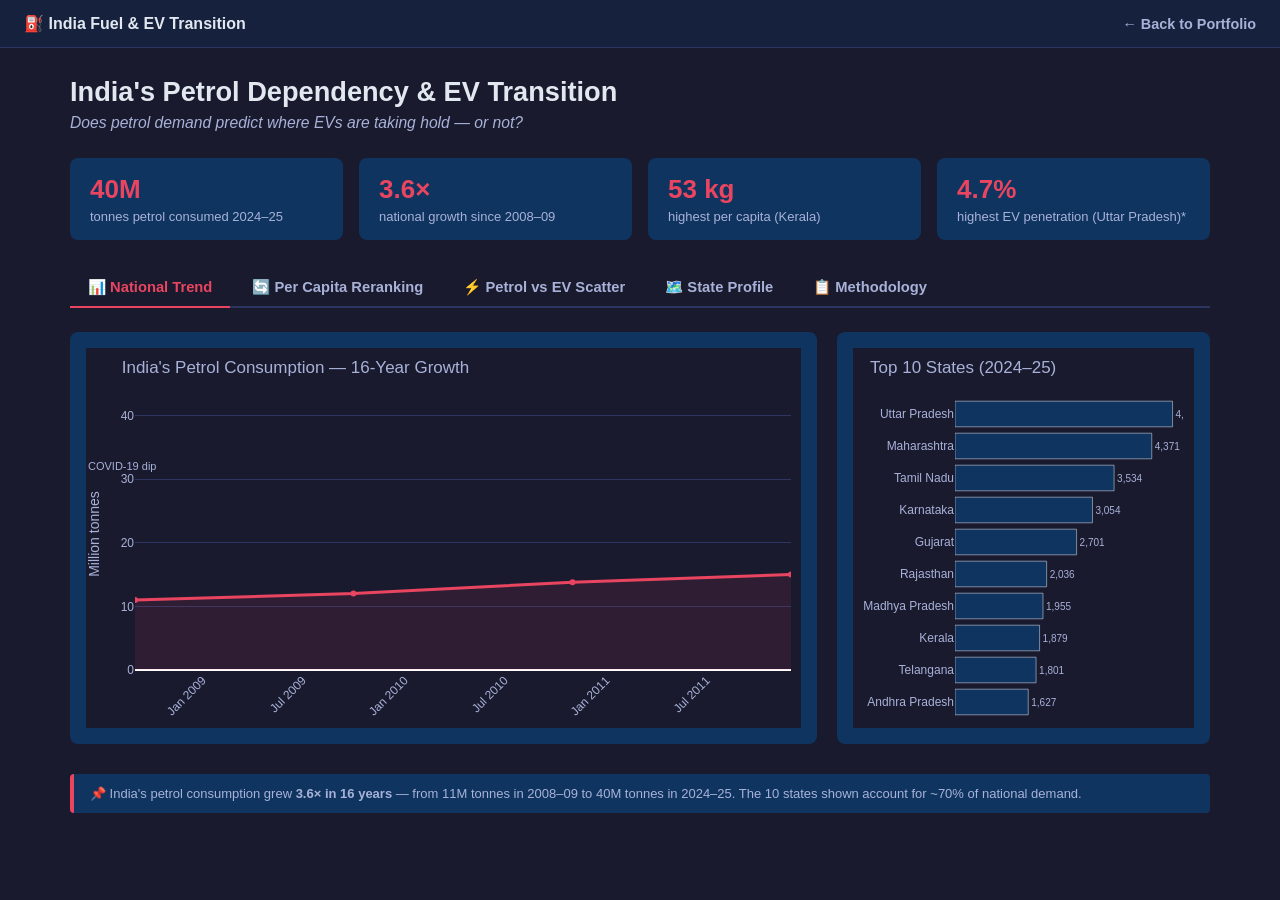
<file: projects/india-fuel-ev/index.html>
<!DOCTYPE html>
<html lang="en">
<head>
<meta charset="UTF-8">
<meta name="viewport" content="width=device-width, initial-scale=1.0">
<title>India's Petrol Dependency &amp; EV Transition</title>
<script src="https://cdn.plot.ly/plotly-2.32.0.min.js"></script>
<style>
* { box-sizing: border-box; }
:root {
  --bg: #1a1a2e; --sidebar: #16213e; --card: #0f3460;
  --accent: #e94560; --text: #e2e8f0; --muted: #a8b2d8; --line: #2d3561;
}
body {
  margin: 0; font-family: -apple-system, BlinkMacSystemFont, "Segoe UI", Roboto, sans-serif;
  background: var(--bg); color: var(--text);
}
.topbar {
  background: var(--sidebar); padding: 14px 24px;
  display: flex; align-items: center; justify-content: space-between;
  border-bottom: 1px solid var(--line);
}
.topbar a { color: var(--muted); text-decoration: none; font-size: 0.9rem; font-weight: 600; }
.topbar a:hover { color: #fff; }
.wrap { max-width: 1180px; margin: 0 auto; padding: 28px 20px 60px; }
h1 { font-size: 1.7rem; margin: 0 0 6px; color: var(--text); }
.subtitle { color: var(--muted); margin: 0 0 26px; font-size: 0.98rem; font-style: italic; }
.kpi-row { display: grid; grid-template-columns: repeat(auto-fit, minmax(180px, 1fr)); gap: 16px; margin-bottom: 28px; }
.kpi-card { background: var(--card); border-radius: 8px; padding: 16px 20px; }
.kpi-card h3 { color: var(--accent); margin: 0 0 4px 0; font-size: 26px; }
.kpi-card p { color: var(--muted); margin: 0; font-size: 13px; }
.tabs { display: flex; gap: 4px; border-bottom: 2px solid var(--line); margin-bottom: 24px; flex-wrap: wrap; }
.tab-btn {
  background: none; border: none; padding: 10px 18px; font-size: 0.92rem; font-weight: 600;
  color: var(--muted); cursor: pointer; border-bottom: 2px solid transparent; margin-bottom: -2px;
}
.tab-btn.active { color: var(--accent); border-bottom-color: var(--accent); }
.tab-panel { display: none; }
.tab-panel.active { display: block; }
.chart-grid-2 { display: grid; grid-template-columns: 2fr 1fr; gap: 20px; }
.chart-grid-2b { display: grid; grid-template-columns: 1fr 1fr; gap: 20px; margin-bottom: 20px; }
.card { background: var(--card); border-radius: 8px; padding: 16px; margin-bottom: 20px; }
.insight-box {
  background: var(--card); border-left: 4px solid var(--accent); border-radius: 4px;
  padding: 12px 16px; margin: 10px 0; color: var(--muted); font-size: 13px;
}
.state-grid { display: grid; grid-template-columns: repeat(auto-fit, minmax(260px, 1fr)); gap: 16px; margin-bottom: 24px; }
.state-card { background: var(--card); border-radius: 8px; padding: 16px 18px; }
.state-card h4 { margin: 0 0 10px; color: var(--text); }
.state-metrics { display: grid; grid-template-columns: 1fr 1fr; gap: 10px; margin-bottom: 10px; }
.sm-val { display: block; font-size: 1.1rem; font-weight: 700; color: var(--accent); }
.sm-lbl { display: block; font-size: 0.72rem; color: var(--muted); }
.state-note { font-size: 0.78rem; color: var(--muted); margin: 0; line-height: 1.5; }
.methodology { background: var(--card); border-radius: 8px; padding: 26px 30px; line-height: 1.65; color: var(--text); }
.methodology h3 { margin-top: 26px; color: var(--accent); }
.methodology table { width: 100%; border-collapse: collapse; margin: 12px 0; font-size: 0.88rem; }
.methodology th, .methodology td { border-bottom: 1px solid var(--line); padding: 8px 10px; text-align: left; color: var(--muted); }
.methodology ul { padding-left: 20px; }
@media (max-width: 860px) {
  .chart-grid-2, .chart-grid-2b { grid-template-columns: 1fr; }
}
</style>
</head>
<body>

<div class="topbar">
  <strong>⛽ India Fuel &amp; EV Transition</strong>
  <a href="../../index.html#projects">&larr; Back to Portfolio</a>
</div>

<div class="wrap">
  <h1>India's Petrol Dependency &amp; EV Transition</h1>
  <p class="subtitle">Does petrol demand predict where EVs are taking hold — or not?</p>

  <div class="kpi-row">
    <div class="kpi-card"><h3>40M</h3><p>tonnes petrol consumed 2024–25</p></div>
    <div class="kpi-card"><h3>3.6×</h3><p>national growth since 2008–09</p></div>
    <div class="kpi-card"><h3>53 kg</h3><p>highest per capita (Kerala)</p></div>
    <div class="kpi-card"><h3>4.7%</h3><p>highest EV penetration (Uttar Pradesh)*</p></div>
  </div>

  <div class="tabs">
    <button class="tab-btn active" data-tab="trend">📊 National Trend</button>
    <button class="tab-btn" data-tab="rerank">🔄 Per Capita Reranking</button>
    <button class="tab-btn" data-tab="quad">⚡ Petrol vs EV Scatter</button>
    <button class="tab-btn" data-tab="states">🗺️ State Profile</button>
    <button class="tab-btn" data-tab="method">📋 Methodology</button>
  </div>

  <div class="tab-panel active" id="tab-trend">
    <div class="chart-grid-2">
      <div class="card"><div>                            <div id="trend-chart" class="plotly-graph-div" style="height:380px; width:100%;"></div>            <script type="text/javascript">                                    window.PLOTLYENV=window.PLOTLYENV || {};                                    if (document.getElementById("trend-chart")) {                    Plotly.newPlot(                        "trend-chart",                        [{"fill":"tozeroy","fillcolor":"rgba(233,69,96,0.1)","hovertemplate":"<b>%{x}</b><br>%{y:.1f}M tonnes<extra></extra>","line":{"color":"#e94560","width":3},"marker":{"color":"#e94560","size":6},"mode":"lines+markers","x":["2008-09","2009-10","2010-11","2011-12","2012-13","2013-14","2014-15","2015-16","2016-17","2017-18","2018-19","2019-20","2020-21","2021-22","2022-23","2023-24","2024-25"],"y":[11.0,12.0,13.8,15.0,16.5,17.2,18.8,21.0,23.5,26.2,28.3,27.4,23.1,28.9,33.5,37.2,40.0],"type":"scatter"}],                        {"template":{"data":{"bar":[{"error_x":{"color":"#2a3f5f"},"error_y":{"color":"#2a3f5f"},"marker":{"line":{"color":"#E5ECF6","width":0.5},"pattern":{"fillmode":"overlay","size":10,"solidity":0.2}},"type":"bar"}],"barpolar":[{"marker":{"line":{"color":"#E5ECF6","width":0.5},"pattern":{"fillmode":"overlay","size":10,"solidity":0.2}},"type":"barpolar"}],"carpet":[{"aaxis":{"endlinecolor":"#2a3f5f","gridcolor":"white","linecolor":"white","minorgridcolor":"white","startlinecolor":"#2a3f5f"},"baxis":{"endlinecolor":"#2a3f5f","gridcolor":"white","linecolor":"white","minorgridcolor":"white","startlinecolor":"#2a3f5f"},"type":"carpet"}],"choropleth":[{"colorbar":{"outlinewidth":0,"ticks":""},"type":"choropleth"}],"contour":[{"colorbar":{"outlinewidth":0,"ticks":""},"colorscale":[[0.0,"#0d0887"],[0.1111111111111111,"#46039f"],[0.2222222222222222,"#7201a8"],[0.3333333333333333,"#9c179e"],[0.4444444444444444,"#bd3786"],[0.5555555555555556,"#d8576b"],[0.6666666666666666,"#ed7953"],[0.7777777777777778,"#fb9f3a"],[0.8888888888888888,"#fdca26"],[1.0,"#f0f921"]],"type":"contour"}],"contourcarpet":[{"colorbar":{"outlinewidth":0,"ticks":""},"type":"contourcarpet"}],"heatmap":[{"colorbar":{"outlinewidth":0,"ticks":""},"colorscale":[[0.0,"#0d0887"],[0.1111111111111111,"#46039f"],[0.2222222222222222,"#7201a8"],[0.3333333333333333,"#9c179e"],[0.4444444444444444,"#bd3786"],[0.5555555555555556,"#d8576b"],[0.6666666666666666,"#ed7953"],[0.7777777777777778,"#fb9f3a"],[0.8888888888888888,"#fdca26"],[1.0,"#f0f921"]],"type":"heatmap"}],"heatmapgl":[{"colorbar":{"outlinewidth":0,"ticks":""},"colorscale":[[0.0,"#0d0887"],[0.1111111111111111,"#46039f"],[0.2222222222222222,"#7201a8"],[0.3333333333333333,"#9c179e"],[0.4444444444444444,"#bd3786"],[0.5555555555555556,"#d8576b"],[0.6666666666666666,"#ed7953"],[0.7777777777777778,"#fb9f3a"],[0.8888888888888888,"#fdca26"],[1.0,"#f0f921"]],"type":"heatmapgl"}],"histogram":[{"marker":{"pattern":{"fillmode":"overlay","size":10,"solidity":0.2}},"type":"histogram"}],"histogram2d":[{"colorbar":{"outlinewidth":0,"ticks":""},"colorscale":[[0.0,"#0d0887"],[0.1111111111111111,"#46039f"],[0.2222222222222222,"#7201a8"],[0.3333333333333333,"#9c179e"],[0.4444444444444444,"#bd3786"],[0.5555555555555556,"#d8576b"],[0.6666666666666666,"#ed7953"],[0.7777777777777778,"#fb9f3a"],[0.8888888888888888,"#fdca26"],[1.0,"#f0f921"]],"type":"histogram2d"}],"histogram2dcontour":[{"colorbar":{"outlinewidth":0,"ticks":""},"colorscale":[[0.0,"#0d0887"],[0.1111111111111111,"#46039f"],[0.2222222222222222,"#7201a8"],[0.3333333333333333,"#9c179e"],[0.4444444444444444,"#bd3786"],[0.5555555555555556,"#d8576b"],[0.6666666666666666,"#ed7953"],[0.7777777777777778,"#fb9f3a"],[0.8888888888888888,"#fdca26"],[1.0,"#f0f921"]],"type":"histogram2dcontour"}],"mesh3d":[{"colorbar":{"outlinewidth":0,"ticks":""},"type":"mesh3d"}],"parcoords":[{"line":{"colorbar":{"outlinewidth":0,"ticks":""}},"type":"parcoords"}],"pie":[{"automargin":true,"type":"pie"}],"scatter":[{"marker":{"colorbar":{"outlinewidth":0,"ticks":""}},"type":"scatter"}],"scatter3d":[{"line":{"colorbar":{"outlinewidth":0,"ticks":""}},"marker":{"colorbar":{"outlinewidth":0,"ticks":""}},"type":"scatter3d"}],"scattercarpet":[{"marker":{"colorbar":{"outlinewidth":0,"ticks":""}},"type":"scattercarpet"}],"scattergeo":[{"marker":{"colorbar":{"outlinewidth":0,"ticks":""}},"type":"scattergeo"}],"scattergl":[{"marker":{"colorbar":{"outlinewidth":0,"ticks":""}},"type":"scattergl"}],"scattermapbox":[{"marker":{"colorbar":{"outlinewidth":0,"ticks":""}},"type":"scattermapbox"}],"scatterpolar":[{"marker":{"colorbar":{"outlinewidth":0,"ticks":""}},"type":"scatterpolar"}],"scatterpolargl":[{"marker":{"colorbar":{"outlinewidth":0,"ticks":""}},"type":"scatterpolargl"}],"scatterternary":[{"marker":{"colorbar":{"outlinewidth":0,"ticks":""}},"type":"scatterternary"}],"surface":[{"colorbar":{"outlinewidth":0,"ticks":""},"colorscale":[[0.0,"#0d0887"],[0.1111111111111111,"#46039f"],[0.2222222222222222,"#7201a8"],[0.3333333333333333,"#9c179e"],[0.4444444444444444,"#bd3786"],[0.5555555555555556,"#d8576b"],[0.6666666666666666,"#ed7953"],[0.7777777777777778,"#fb9f3a"],[0.8888888888888888,"#fdca26"],[1.0,"#f0f921"]],"type":"surface"}],"table":[{"cells":{"fill":{"color":"#EBF0F8"},"line":{"color":"white"}},"header":{"fill":{"color":"#C8D4E3"},"line":{"color":"white"}},"type":"table"}]},"layout":{"annotationdefaults":{"arrowcolor":"#2a3f5f","arrowhead":0,"arrowwidth":1},"autotypenumbers":"strict","coloraxis":{"colorbar":{"outlinewidth":0,"ticks":""}},"colorscale":{"diverging":[[0,"#8e0152"],[0.1,"#c51b7d"],[0.2,"#de77ae"],[0.3,"#f1b6da"],[0.4,"#fde0ef"],[0.5,"#f7f7f7"],[0.6,"#e6f5d0"],[0.7,"#b8e186"],[0.8,"#7fbc41"],[0.9,"#4d9221"],[1,"#276419"]],"sequential":[[0.0,"#0d0887"],[0.1111111111111111,"#46039f"],[0.2222222222222222,"#7201a8"],[0.3333333333333333,"#9c179e"],[0.4444444444444444,"#bd3786"],[0.5555555555555556,"#d8576b"],[0.6666666666666666,"#ed7953"],[0.7777777777777778,"#fb9f3a"],[0.8888888888888888,"#fdca26"],[1.0,"#f0f921"]],"sequentialminus":[[0.0,"#0d0887"],[0.1111111111111111,"#46039f"],[0.2222222222222222,"#7201a8"],[0.3333333333333333,"#9c179e"],[0.4444444444444444,"#bd3786"],[0.5555555555555556,"#d8576b"],[0.6666666666666666,"#ed7953"],[0.7777777777777778,"#fb9f3a"],[0.8888888888888888,"#fdca26"],[1.0,"#f0f921"]]},"colorway":["#636efa","#EF553B","#00cc96","#ab63fa","#FFA15A","#19d3f3","#FF6692","#B6E880","#FF97FF","#FECB52"],"font":{"color":"#2a3f5f"},"geo":{"bgcolor":"white","lakecolor":"white","landcolor":"#E5ECF6","showlakes":true,"showland":true,"subunitcolor":"white"},"hoverlabel":{"align":"left"},"hovermode":"closest","mapbox":{"style":"light"},"paper_bgcolor":"white","plot_bgcolor":"#E5ECF6","polar":{"angularaxis":{"gridcolor":"white","linecolor":"white","ticks":""},"bgcolor":"#E5ECF6","radialaxis":{"gridcolor":"white","linecolor":"white","ticks":""}},"scene":{"xaxis":{"backgroundcolor":"#E5ECF6","gridcolor":"white","gridwidth":2,"linecolor":"white","showbackground":true,"ticks":"","zerolinecolor":"white"},"yaxis":{"backgroundcolor":"#E5ECF6","gridcolor":"white","gridwidth":2,"linecolor":"white","showbackground":true,"ticks":"","zerolinecolor":"white"},"zaxis":{"backgroundcolor":"#E5ECF6","gridcolor":"white","gridwidth":2,"linecolor":"white","showbackground":true,"ticks":"","zerolinecolor":"white"}},"shapedefaults":{"line":{"color":"#2a3f5f"}},"ternary":{"aaxis":{"gridcolor":"white","linecolor":"white","ticks":""},"baxis":{"gridcolor":"white","linecolor":"white","ticks":""},"bgcolor":"#E5ECF6","caxis":{"gridcolor":"white","linecolor":"white","ticks":""}},"title":{"x":0.05},"xaxis":{"automargin":true,"gridcolor":"white","linecolor":"white","ticks":"","title":{"standoff":15},"zerolinecolor":"white","zerolinewidth":2},"yaxis":{"automargin":true,"gridcolor":"white","linecolor":"white","ticks":"","title":{"standoff":15},"zerolinecolor":"white","zerolinewidth":2}}},"annotations":[{"arrowcolor":"#a8b2d8","arrowhead":2,"ax":40,"ay":-30,"font":{"color":"#a8b2d8","size":11},"showarrow":true,"text":"COVID-19 dip","x":"2019-20","y":27.4}],"font":{"color":"#a8b2d8"},"margin":{"l":10,"r":10,"t":50,"b":10},"xaxis":{"showgrid":false,"tickangle":-45},"yaxis":{"showgrid":true,"gridcolor":"#2d3561","title":{"text":"Million tonnes"}},"plot_bgcolor":"#1a1a2e","paper_bgcolor":"#1a1a2e","height":380,"title":{"text":"India's Petrol Consumption \u2014 16-Year Growth"}},                        {"responsive": true}                    )                };                            </script>        </div></div>
      <div class="card"><div>                            <div id="top10-chart" class="plotly-graph-div" style="height:380px; width:100%;"></div>            <script type="text/javascript">                                    window.PLOTLYENV=window.PLOTLYENV || {};                                    if (document.getElementById("top10-chart")) {                    Plotly.newPlot(                        "top10-chart",                        [{"hovertemplate":"<b>%{y}</b><br>%{x:,} '000 MT<extra></extra>","marker":{"color":"#0f3460"},"orientation":"h","text":["1,627","1,801","1,879","1,955","2,036","2,701","3,054","3,534","4,371","4,833"],"textfont":{"color":"#a8b2d8","size":10},"textposition":"outside","x":[1627,1801,1879,1955,2036,2701,3054,3534,4371,4833],"y":["Andhra Pradesh","Telangana","Kerala","Madhya Pradesh","Rajasthan","Gujarat","Karnataka","Tamil Nadu","Maharashtra","Uttar Pradesh"],"type":"bar"}],                        {"template":{"data":{"bar":[{"error_x":{"color":"#2a3f5f"},"error_y":{"color":"#2a3f5f"},"marker":{"line":{"color":"#E5ECF6","width":0.5},"pattern":{"fillmode":"overlay","size":10,"solidity":0.2}},"type":"bar"}],"barpolar":[{"marker":{"line":{"color":"#E5ECF6","width":0.5},"pattern":{"fillmode":"overlay","size":10,"solidity":0.2}},"type":"barpolar"}],"carpet":[{"aaxis":{"endlinecolor":"#2a3f5f","gridcolor":"white","linecolor":"white","minorgridcolor":"white","startlinecolor":"#2a3f5f"},"baxis":{"endlinecolor":"#2a3f5f","gridcolor":"white","linecolor":"white","minorgridcolor":"white","startlinecolor":"#2a3f5f"},"type":"carpet"}],"choropleth":[{"colorbar":{"outlinewidth":0,"ticks":""},"type":"choropleth"}],"contour":[{"colorbar":{"outlinewidth":0,"ticks":""},"colorscale":[[0.0,"#0d0887"],[0.1111111111111111,"#46039f"],[0.2222222222222222,"#7201a8"],[0.3333333333333333,"#9c179e"],[0.4444444444444444,"#bd3786"],[0.5555555555555556,"#d8576b"],[0.6666666666666666,"#ed7953"],[0.7777777777777778,"#fb9f3a"],[0.8888888888888888,"#fdca26"],[1.0,"#f0f921"]],"type":"contour"}],"contourcarpet":[{"colorbar":{"outlinewidth":0,"ticks":""},"type":"contourcarpet"}],"heatmap":[{"colorbar":{"outlinewidth":0,"ticks":""},"colorscale":[[0.0,"#0d0887"],[0.1111111111111111,"#46039f"],[0.2222222222222222,"#7201a8"],[0.3333333333333333,"#9c179e"],[0.4444444444444444,"#bd3786"],[0.5555555555555556,"#d8576b"],[0.6666666666666666,"#ed7953"],[0.7777777777777778,"#fb9f3a"],[0.8888888888888888,"#fdca26"],[1.0,"#f0f921"]],"type":"heatmap"}],"heatmapgl":[{"colorbar":{"outlinewidth":0,"ticks":""},"colorscale":[[0.0,"#0d0887"],[0.1111111111111111,"#46039f"],[0.2222222222222222,"#7201a8"],[0.3333333333333333,"#9c179e"],[0.4444444444444444,"#bd3786"],[0.5555555555555556,"#d8576b"],[0.6666666666666666,"#ed7953"],[0.7777777777777778,"#fb9f3a"],[0.8888888888888888,"#fdca26"],[1.0,"#f0f921"]],"type":"heatmapgl"}],"histogram":[{"marker":{"pattern":{"fillmode":"overlay","size":10,"solidity":0.2}},"type":"histogram"}],"histogram2d":[{"colorbar":{"outlinewidth":0,"ticks":""},"colorscale":[[0.0,"#0d0887"],[0.1111111111111111,"#46039f"],[0.2222222222222222,"#7201a8"],[0.3333333333333333,"#9c179e"],[0.4444444444444444,"#bd3786"],[0.5555555555555556,"#d8576b"],[0.6666666666666666,"#ed7953"],[0.7777777777777778,"#fb9f3a"],[0.8888888888888888,"#fdca26"],[1.0,"#f0f921"]],"type":"histogram2d"}],"histogram2dcontour":[{"colorbar":{"outlinewidth":0,"ticks":""},"colorscale":[[0.0,"#0d0887"],[0.1111111111111111,"#46039f"],[0.2222222222222222,"#7201a8"],[0.3333333333333333,"#9c179e"],[0.4444444444444444,"#bd3786"],[0.5555555555555556,"#d8576b"],[0.6666666666666666,"#ed7953"],[0.7777777777777778,"#fb9f3a"],[0.8888888888888888,"#fdca26"],[1.0,"#f0f921"]],"type":"histogram2dcontour"}],"mesh3d":[{"colorbar":{"outlinewidth":0,"ticks":""},"type":"mesh3d"}],"parcoords":[{"line":{"colorbar":{"outlinewidth":0,"ticks":""}},"type":"parcoords"}],"pie":[{"automargin":true,"type":"pie"}],"scatter":[{"marker":{"colorbar":{"outlinewidth":0,"ticks":""}},"type":"scatter"}],"scatter3d":[{"line":{"colorbar":{"outlinewidth":0,"ticks":""}},"marker":{"colorbar":{"outlinewidth":0,"ticks":""}},"type":"scatter3d"}],"scattercarpet":[{"marker":{"colorbar":{"outlinewidth":0,"ticks":""}},"type":"scattercarpet"}],"scattergeo":[{"marker":{"colorbar":{"outlinewidth":0,"ticks":""}},"type":"scattergeo"}],"scattergl":[{"marker":{"colorbar":{"outlinewidth":0,"ticks":""}},"type":"scattergl"}],"scattermapbox":[{"marker":{"colorbar":{"outlinewidth":0,"ticks":""}},"type":"scattermapbox"}],"scatterpolar":[{"marker":{"colorbar":{"outlinewidth":0,"ticks":""}},"type":"scatterpolar"}],"scatterpolargl":[{"marker":{"colorbar":{"outlinewidth":0,"ticks":""}},"type":"scatterpolargl"}],"scatterternary":[{"marker":{"colorbar":{"outlinewidth":0,"ticks":""}},"type":"scatterternary"}],"surface":[{"colorbar":{"outlinewidth":0,"ticks":""},"colorscale":[[0.0,"#0d0887"],[0.1111111111111111,"#46039f"],[0.2222222222222222,"#7201a8"],[0.3333333333333333,"#9c179e"],[0.4444444444444444,"#bd3786"],[0.5555555555555556,"#d8576b"],[0.6666666666666666,"#ed7953"],[0.7777777777777778,"#fb9f3a"],[0.8888888888888888,"#fdca26"],[1.0,"#f0f921"]],"type":"surface"}],"table":[{"cells":{"fill":{"color":"#EBF0F8"},"line":{"color":"white"}},"header":{"fill":{"color":"#C8D4E3"},"line":{"color":"white"}},"type":"table"}]},"layout":{"annotationdefaults":{"arrowcolor":"#2a3f5f","arrowhead":0,"arrowwidth":1},"autotypenumbers":"strict","coloraxis":{"colorbar":{"outlinewidth":0,"ticks":""}},"colorscale":{"diverging":[[0,"#8e0152"],[0.1,"#c51b7d"],[0.2,"#de77ae"],[0.3,"#f1b6da"],[0.4,"#fde0ef"],[0.5,"#f7f7f7"],[0.6,"#e6f5d0"],[0.7,"#b8e186"],[0.8,"#7fbc41"],[0.9,"#4d9221"],[1,"#276419"]],"sequential":[[0.0,"#0d0887"],[0.1111111111111111,"#46039f"],[0.2222222222222222,"#7201a8"],[0.3333333333333333,"#9c179e"],[0.4444444444444444,"#bd3786"],[0.5555555555555556,"#d8576b"],[0.6666666666666666,"#ed7953"],[0.7777777777777778,"#fb9f3a"],[0.8888888888888888,"#fdca26"],[1.0,"#f0f921"]],"sequentialminus":[[0.0,"#0d0887"],[0.1111111111111111,"#46039f"],[0.2222222222222222,"#7201a8"],[0.3333333333333333,"#9c179e"],[0.4444444444444444,"#bd3786"],[0.5555555555555556,"#d8576b"],[0.6666666666666666,"#ed7953"],[0.7777777777777778,"#fb9f3a"],[0.8888888888888888,"#fdca26"],[1.0,"#f0f921"]]},"colorway":["#636efa","#EF553B","#00cc96","#ab63fa","#FFA15A","#19d3f3","#FF6692","#B6E880","#FF97FF","#FECB52"],"font":{"color":"#2a3f5f"},"geo":{"bgcolor":"white","lakecolor":"white","landcolor":"#E5ECF6","showlakes":true,"showland":true,"subunitcolor":"white"},"hoverlabel":{"align":"left"},"hovermode":"closest","mapbox":{"style":"light"},"paper_bgcolor":"white","plot_bgcolor":"#E5ECF6","polar":{"angularaxis":{"gridcolor":"white","linecolor":"white","ticks":""},"bgcolor":"#E5ECF6","radialaxis":{"gridcolor":"white","linecolor":"white","ticks":""}},"scene":{"xaxis":{"backgroundcolor":"#E5ECF6","gridcolor":"white","gridwidth":2,"linecolor":"white","showbackground":true,"ticks":"","zerolinecolor":"white"},"yaxis":{"backgroundcolor":"#E5ECF6","gridcolor":"white","gridwidth":2,"linecolor":"white","showbackground":true,"ticks":"","zerolinecolor":"white"},"zaxis":{"backgroundcolor":"#E5ECF6","gridcolor":"white","gridwidth":2,"linecolor":"white","showbackground":true,"ticks":"","zerolinecolor":"white"}},"shapedefaults":{"line":{"color":"#2a3f5f"}},"ternary":{"aaxis":{"gridcolor":"white","linecolor":"white","ticks":""},"baxis":{"gridcolor":"white","linecolor":"white","ticks":""},"bgcolor":"#E5ECF6","caxis":{"gridcolor":"white","linecolor":"white","ticks":""}},"title":{"x":0.05},"xaxis":{"automargin":true,"gridcolor":"white","linecolor":"white","ticks":"","title":{"standoff":15},"zerolinecolor":"white","zerolinewidth":2},"yaxis":{"automargin":true,"gridcolor":"white","linecolor":"white","ticks":"","title":{"standoff":15},"zerolinecolor":"white","zerolinewidth":2}}},"font":{"color":"#a8b2d8"},"margin":{"l":10,"r":10,"t":50,"b":10},"xaxis":{"showgrid":false,"visible":false},"yaxis":{"showgrid":false},"plot_bgcolor":"#1a1a2e","paper_bgcolor":"#1a1a2e","height":380,"title":{"text":"Top 10 States (2024\u201325)"}},                        {"responsive": true}                    )                };                            </script>        </div></div>
    </div>
    <div class="insight-box">📌 India's petrol consumption grew <b>3.6× in 16 years</b> — from 11M tonnes in 2008–09 to 40M tonnes in 2024–25. The 10 states shown account for ~70% of national demand.</div>
  </div>

  <div class="tab-panel" id="tab-rerank">
    <div class="chart-grid-2b">
      <div class="card"><div>                            <div id="abs-chart" class="plotly-graph-div" style="height:360px; width:100%;"></div>            <script type="text/javascript">                                    window.PLOTLYENV=window.PLOTLYENV || {};                                    if (document.getElementById("abs-chart")) {                    Plotly.newPlot(                        "abs-chart",                        [{"hovertemplate":"<b>%{y}</b><br>%{x:,} '000 MT (Rank #%{text})<extra></extra>","marker":{"color":"#1a4a8a"},"orientation":"h","text":["#10","#9","#8","#7","#6","#5","#4","#3","#2","#1"],"textfont":{"color":"#a8b2d8","size":10},"textposition":"outside","x":[1627,1801,1879,1955,2036,2701,3054,3534,4371,4833],"y":["Andhra Pradesh","Telangana","Kerala","Madhya Pradesh","Rajasthan","Gujarat","Karnataka","Tamil Nadu","Maharashtra","Uttar Pradesh"],"type":"bar"}],                        {"template":{"data":{"bar":[{"error_x":{"color":"#2a3f5f"},"error_y":{"color":"#2a3f5f"},"marker":{"line":{"color":"#E5ECF6","width":0.5},"pattern":{"fillmode":"overlay","size":10,"solidity":0.2}},"type":"bar"}],"barpolar":[{"marker":{"line":{"color":"#E5ECF6","width":0.5},"pattern":{"fillmode":"overlay","size":10,"solidity":0.2}},"type":"barpolar"}],"carpet":[{"aaxis":{"endlinecolor":"#2a3f5f","gridcolor":"white","linecolor":"white","minorgridcolor":"white","startlinecolor":"#2a3f5f"},"baxis":{"endlinecolor":"#2a3f5f","gridcolor":"white","linecolor":"white","minorgridcolor":"white","startlinecolor":"#2a3f5f"},"type":"carpet"}],"choropleth":[{"colorbar":{"outlinewidth":0,"ticks":""},"type":"choropleth"}],"contour":[{"colorbar":{"outlinewidth":0,"ticks":""},"colorscale":[[0.0,"#0d0887"],[0.1111111111111111,"#46039f"],[0.2222222222222222,"#7201a8"],[0.3333333333333333,"#9c179e"],[0.4444444444444444,"#bd3786"],[0.5555555555555556,"#d8576b"],[0.6666666666666666,"#ed7953"],[0.7777777777777778,"#fb9f3a"],[0.8888888888888888,"#fdca26"],[1.0,"#f0f921"]],"type":"contour"}],"contourcarpet":[{"colorbar":{"outlinewidth":0,"ticks":""},"type":"contourcarpet"}],"heatmap":[{"colorbar":{"outlinewidth":0,"ticks":""},"colorscale":[[0.0,"#0d0887"],[0.1111111111111111,"#46039f"],[0.2222222222222222,"#7201a8"],[0.3333333333333333,"#9c179e"],[0.4444444444444444,"#bd3786"],[0.5555555555555556,"#d8576b"],[0.6666666666666666,"#ed7953"],[0.7777777777777778,"#fb9f3a"],[0.8888888888888888,"#fdca26"],[1.0,"#f0f921"]],"type":"heatmap"}],"heatmapgl":[{"colorbar":{"outlinewidth":0,"ticks":""},"colorscale":[[0.0,"#0d0887"],[0.1111111111111111,"#46039f"],[0.2222222222222222,"#7201a8"],[0.3333333333333333,"#9c179e"],[0.4444444444444444,"#bd3786"],[0.5555555555555556,"#d8576b"],[0.6666666666666666,"#ed7953"],[0.7777777777777778,"#fb9f3a"],[0.8888888888888888,"#fdca26"],[1.0,"#f0f921"]],"type":"heatmapgl"}],"histogram":[{"marker":{"pattern":{"fillmode":"overlay","size":10,"solidity":0.2}},"type":"histogram"}],"histogram2d":[{"colorbar":{"outlinewidth":0,"ticks":""},"colorscale":[[0.0,"#0d0887"],[0.1111111111111111,"#46039f"],[0.2222222222222222,"#7201a8"],[0.3333333333333333,"#9c179e"],[0.4444444444444444,"#bd3786"],[0.5555555555555556,"#d8576b"],[0.6666666666666666,"#ed7953"],[0.7777777777777778,"#fb9f3a"],[0.8888888888888888,"#fdca26"],[1.0,"#f0f921"]],"type":"histogram2d"}],"histogram2dcontour":[{"colorbar":{"outlinewidth":0,"ticks":""},"colorscale":[[0.0,"#0d0887"],[0.1111111111111111,"#46039f"],[0.2222222222222222,"#7201a8"],[0.3333333333333333,"#9c179e"],[0.4444444444444444,"#bd3786"],[0.5555555555555556,"#d8576b"],[0.6666666666666666,"#ed7953"],[0.7777777777777778,"#fb9f3a"],[0.8888888888888888,"#fdca26"],[1.0,"#f0f921"]],"type":"histogram2dcontour"}],"mesh3d":[{"colorbar":{"outlinewidth":0,"ticks":""},"type":"mesh3d"}],"parcoords":[{"line":{"colorbar":{"outlinewidth":0,"ticks":""}},"type":"parcoords"}],"pie":[{"automargin":true,"type":"pie"}],"scatter":[{"marker":{"colorbar":{"outlinewidth":0,"ticks":""}},"type":"scatter"}],"scatter3d":[{"line":{"colorbar":{"outlinewidth":0,"ticks":""}},"marker":{"colorbar":{"outlinewidth":0,"ticks":""}},"type":"scatter3d"}],"scattercarpet":[{"marker":{"colorbar":{"outlinewidth":0,"ticks":""}},"type":"scattercarpet"}],"scattergeo":[{"marker":{"colorbar":{"outlinewidth":0,"ticks":""}},"type":"scattergeo"}],"scattergl":[{"marker":{"colorbar":{"outlinewidth":0,"ticks":""}},"type":"scattergl"}],"scattermapbox":[{"marker":{"colorbar":{"outlinewidth":0,"ticks":""}},"type":"scattermapbox"}],"scatterpolar":[{"marker":{"colorbar":{"outlinewidth":0,"ticks":""}},"type":"scatterpolar"}],"scatterpolargl":[{"marker":{"colorbar":{"outlinewidth":0,"ticks":""}},"type":"scatterpolargl"}],"scatterternary":[{"marker":{"colorbar":{"outlinewidth":0,"ticks":""}},"type":"scatterternary"}],"surface":[{"colorbar":{"outlinewidth":0,"ticks":""},"colorscale":[[0.0,"#0d0887"],[0.1111111111111111,"#46039f"],[0.2222222222222222,"#7201a8"],[0.3333333333333333,"#9c179e"],[0.4444444444444444,"#bd3786"],[0.5555555555555556,"#d8576b"],[0.6666666666666666,"#ed7953"],[0.7777777777777778,"#fb9f3a"],[0.8888888888888888,"#fdca26"],[1.0,"#f0f921"]],"type":"surface"}],"table":[{"cells":{"fill":{"color":"#EBF0F8"},"line":{"color":"white"}},"header":{"fill":{"color":"#C8D4E3"},"line":{"color":"white"}},"type":"table"}]},"layout":{"annotationdefaults":{"arrowcolor":"#2a3f5f","arrowhead":0,"arrowwidth":1},"autotypenumbers":"strict","coloraxis":{"colorbar":{"outlinewidth":0,"ticks":""}},"colorscale":{"diverging":[[0,"#8e0152"],[0.1,"#c51b7d"],[0.2,"#de77ae"],[0.3,"#f1b6da"],[0.4,"#fde0ef"],[0.5,"#f7f7f7"],[0.6,"#e6f5d0"],[0.7,"#b8e186"],[0.8,"#7fbc41"],[0.9,"#4d9221"],[1,"#276419"]],"sequential":[[0.0,"#0d0887"],[0.1111111111111111,"#46039f"],[0.2222222222222222,"#7201a8"],[0.3333333333333333,"#9c179e"],[0.4444444444444444,"#bd3786"],[0.5555555555555556,"#d8576b"],[0.6666666666666666,"#ed7953"],[0.7777777777777778,"#fb9f3a"],[0.8888888888888888,"#fdca26"],[1.0,"#f0f921"]],"sequentialminus":[[0.0,"#0d0887"],[0.1111111111111111,"#46039f"],[0.2222222222222222,"#7201a8"],[0.3333333333333333,"#9c179e"],[0.4444444444444444,"#bd3786"],[0.5555555555555556,"#d8576b"],[0.6666666666666666,"#ed7953"],[0.7777777777777778,"#fb9f3a"],[0.8888888888888888,"#fdca26"],[1.0,"#f0f921"]]},"colorway":["#636efa","#EF553B","#00cc96","#ab63fa","#FFA15A","#19d3f3","#FF6692","#B6E880","#FF97FF","#FECB52"],"font":{"color":"#2a3f5f"},"geo":{"bgcolor":"white","lakecolor":"white","landcolor":"#E5ECF6","showlakes":true,"showland":true,"subunitcolor":"white"},"hoverlabel":{"align":"left"},"hovermode":"closest","mapbox":{"style":"light"},"paper_bgcolor":"white","plot_bgcolor":"#E5ECF6","polar":{"angularaxis":{"gridcolor":"white","linecolor":"white","ticks":""},"bgcolor":"#E5ECF6","radialaxis":{"gridcolor":"white","linecolor":"white","ticks":""}},"scene":{"xaxis":{"backgroundcolor":"#E5ECF6","gridcolor":"white","gridwidth":2,"linecolor":"white","showbackground":true,"ticks":"","zerolinecolor":"white"},"yaxis":{"backgroundcolor":"#E5ECF6","gridcolor":"white","gridwidth":2,"linecolor":"white","showbackground":true,"ticks":"","zerolinecolor":"white"},"zaxis":{"backgroundcolor":"#E5ECF6","gridcolor":"white","gridwidth":2,"linecolor":"white","showbackground":true,"ticks":"","zerolinecolor":"white"}},"shapedefaults":{"line":{"color":"#2a3f5f"}},"ternary":{"aaxis":{"gridcolor":"white","linecolor":"white","ticks":""},"baxis":{"gridcolor":"white","linecolor":"white","ticks":""},"bgcolor":"#E5ECF6","caxis":{"gridcolor":"white","linecolor":"white","ticks":""}},"title":{"x":0.05},"xaxis":{"automargin":true,"gridcolor":"white","linecolor":"white","ticks":"","title":{"standoff":15},"zerolinecolor":"white","zerolinewidth":2},"yaxis":{"automargin":true,"gridcolor":"white","linecolor":"white","ticks":"","title":{"standoff":15},"zerolinecolor":"white","zerolinewidth":2}}},"font":{"color":"#a8b2d8"},"margin":{"l":10,"r":10,"t":50,"b":10},"xaxis":{"showgrid":false,"visible":false},"yaxis":{"showgrid":false},"plot_bgcolor":"#1a1a2e","paper_bgcolor":"#1a1a2e","height":360,"title":{"text":"Absolute Consumption Rank"}},                        {"responsive": true}                    )                };                            </script>        </div></div>
      <div class="card"><div>                            <div id="pc-chart" class="plotly-graph-div" style="height:360px; width:100%;"></div>            <script type="text/javascript">                                    window.PLOTLYENV=window.PLOTLYENV || {};                                    if (document.getElementById("pc-chart")) {                    Plotly.newPlot(                        "pc-chart",                        [{"hovertemplate":"<b>%{y}</b><br>%{x:.1f} kg/person (Rank #%{text})<extra></extra>","marker":{"color":"#1a6a3a"},"orientation":"h","text":["#10","#9","#8","#7","#6","#5","#4","#3","#2","#1"],"textfont":{"color":"#a8b2d8","size":10},"textposition":"outside","x":[20.053941908713693,22.47126436781609,24.82926829268293,30.69811320754717,33.417431192660544,38.312056737588655,43.629629629629626,44.911764705882355,45.025000000000006,52.63305322128851],"y":["Uttar Pradesh","Madhya Pradesh","Rajasthan","Andhra Pradesh","Maharashtra","Gujarat","Tamil Nadu","Karnataka","Telangana","Kerala"],"type":"bar"}],                        {"template":{"data":{"bar":[{"error_x":{"color":"#2a3f5f"},"error_y":{"color":"#2a3f5f"},"marker":{"line":{"color":"#E5ECF6","width":0.5},"pattern":{"fillmode":"overlay","size":10,"solidity":0.2}},"type":"bar"}],"barpolar":[{"marker":{"line":{"color":"#E5ECF6","width":0.5},"pattern":{"fillmode":"overlay","size":10,"solidity":0.2}},"type":"barpolar"}],"carpet":[{"aaxis":{"endlinecolor":"#2a3f5f","gridcolor":"white","linecolor":"white","minorgridcolor":"white","startlinecolor":"#2a3f5f"},"baxis":{"endlinecolor":"#2a3f5f","gridcolor":"white","linecolor":"white","minorgridcolor":"white","startlinecolor":"#2a3f5f"},"type":"carpet"}],"choropleth":[{"colorbar":{"outlinewidth":0,"ticks":""},"type":"choropleth"}],"contour":[{"colorbar":{"outlinewidth":0,"ticks":""},"colorscale":[[0.0,"#0d0887"],[0.1111111111111111,"#46039f"],[0.2222222222222222,"#7201a8"],[0.3333333333333333,"#9c179e"],[0.4444444444444444,"#bd3786"],[0.5555555555555556,"#d8576b"],[0.6666666666666666,"#ed7953"],[0.7777777777777778,"#fb9f3a"],[0.8888888888888888,"#fdca26"],[1.0,"#f0f921"]],"type":"contour"}],"contourcarpet":[{"colorbar":{"outlinewidth":0,"ticks":""},"type":"contourcarpet"}],"heatmap":[{"colorbar":{"outlinewidth":0,"ticks":""},"colorscale":[[0.0,"#0d0887"],[0.1111111111111111,"#46039f"],[0.2222222222222222,"#7201a8"],[0.3333333333333333,"#9c179e"],[0.4444444444444444,"#bd3786"],[0.5555555555555556,"#d8576b"],[0.6666666666666666,"#ed7953"],[0.7777777777777778,"#fb9f3a"],[0.8888888888888888,"#fdca26"],[1.0,"#f0f921"]],"type":"heatmap"}],"heatmapgl":[{"colorbar":{"outlinewidth":0,"ticks":""},"colorscale":[[0.0,"#0d0887"],[0.1111111111111111,"#46039f"],[0.2222222222222222,"#7201a8"],[0.3333333333333333,"#9c179e"],[0.4444444444444444,"#bd3786"],[0.5555555555555556,"#d8576b"],[0.6666666666666666,"#ed7953"],[0.7777777777777778,"#fb9f3a"],[0.8888888888888888,"#fdca26"],[1.0,"#f0f921"]],"type":"heatmapgl"}],"histogram":[{"marker":{"pattern":{"fillmode":"overlay","size":10,"solidity":0.2}},"type":"histogram"}],"histogram2d":[{"colorbar":{"outlinewidth":0,"ticks":""},"colorscale":[[0.0,"#0d0887"],[0.1111111111111111,"#46039f"],[0.2222222222222222,"#7201a8"],[0.3333333333333333,"#9c179e"],[0.4444444444444444,"#bd3786"],[0.5555555555555556,"#d8576b"],[0.6666666666666666,"#ed7953"],[0.7777777777777778,"#fb9f3a"],[0.8888888888888888,"#fdca26"],[1.0,"#f0f921"]],"type":"histogram2d"}],"histogram2dcontour":[{"colorbar":{"outlinewidth":0,"ticks":""},"colorscale":[[0.0,"#0d0887"],[0.1111111111111111,"#46039f"],[0.2222222222222222,"#7201a8"],[0.3333333333333333,"#9c179e"],[0.4444444444444444,"#bd3786"],[0.5555555555555556,"#d8576b"],[0.6666666666666666,"#ed7953"],[0.7777777777777778,"#fb9f3a"],[0.8888888888888888,"#fdca26"],[1.0,"#f0f921"]],"type":"histogram2dcontour"}],"mesh3d":[{"colorbar":{"outlinewidth":0,"ticks":""},"type":"mesh3d"}],"parcoords":[{"line":{"colorbar":{"outlinewidth":0,"ticks":""}},"type":"parcoords"}],"pie":[{"automargin":true,"type":"pie"}],"scatter":[{"marker":{"colorbar":{"outlinewidth":0,"ticks":""}},"type":"scatter"}],"scatter3d":[{"line":{"colorbar":{"outlinewidth":0,"ticks":""}},"marker":{"colorbar":{"outlinewidth":0,"ticks":""}},"type":"scatter3d"}],"scattercarpet":[{"marker":{"colorbar":{"outlinewidth":0,"ticks":""}},"type":"scattercarpet"}],"scattergeo":[{"marker":{"colorbar":{"outlinewidth":0,"ticks":""}},"type":"scattergeo"}],"scattergl":[{"marker":{"colorbar":{"outlinewidth":0,"ticks":""}},"type":"scattergl"}],"scattermapbox":[{"marker":{"colorbar":{"outlinewidth":0,"ticks":""}},"type":"scattermapbox"}],"scatterpolar":[{"marker":{"colorbar":{"outlinewidth":0,"ticks":""}},"type":"scatterpolar"}],"scatterpolargl":[{"marker":{"colorbar":{"outlinewidth":0,"ticks":""}},"type":"scatterpolargl"}],"scatterternary":[{"marker":{"colorbar":{"outlinewidth":0,"ticks":""}},"type":"scatterternary"}],"surface":[{"colorbar":{"outlinewidth":0,"ticks":""},"colorscale":[[0.0,"#0d0887"],[0.1111111111111111,"#46039f"],[0.2222222222222222,"#7201a8"],[0.3333333333333333,"#9c179e"],[0.4444444444444444,"#bd3786"],[0.5555555555555556,"#d8576b"],[0.6666666666666666,"#ed7953"],[0.7777777777777778,"#fb9f3a"],[0.8888888888888888,"#fdca26"],[1.0,"#f0f921"]],"type":"surface"}],"table":[{"cells":{"fill":{"color":"#EBF0F8"},"line":{"color":"white"}},"header":{"fill":{"color":"#C8D4E3"},"line":{"color":"white"}},"type":"table"}]},"layout":{"annotationdefaults":{"arrowcolor":"#2a3f5f","arrowhead":0,"arrowwidth":1},"autotypenumbers":"strict","coloraxis":{"colorbar":{"outlinewidth":0,"ticks":""}},"colorscale":{"diverging":[[0,"#8e0152"],[0.1,"#c51b7d"],[0.2,"#de77ae"],[0.3,"#f1b6da"],[0.4,"#fde0ef"],[0.5,"#f7f7f7"],[0.6,"#e6f5d0"],[0.7,"#b8e186"],[0.8,"#7fbc41"],[0.9,"#4d9221"],[1,"#276419"]],"sequential":[[0.0,"#0d0887"],[0.1111111111111111,"#46039f"],[0.2222222222222222,"#7201a8"],[0.3333333333333333,"#9c179e"],[0.4444444444444444,"#bd3786"],[0.5555555555555556,"#d8576b"],[0.6666666666666666,"#ed7953"],[0.7777777777777778,"#fb9f3a"],[0.8888888888888888,"#fdca26"],[1.0,"#f0f921"]],"sequentialminus":[[0.0,"#0d0887"],[0.1111111111111111,"#46039f"],[0.2222222222222222,"#7201a8"],[0.3333333333333333,"#9c179e"],[0.4444444444444444,"#bd3786"],[0.5555555555555556,"#d8576b"],[0.6666666666666666,"#ed7953"],[0.7777777777777778,"#fb9f3a"],[0.8888888888888888,"#fdca26"],[1.0,"#f0f921"]]},"colorway":["#636efa","#EF553B","#00cc96","#ab63fa","#FFA15A","#19d3f3","#FF6692","#B6E880","#FF97FF","#FECB52"],"font":{"color":"#2a3f5f"},"geo":{"bgcolor":"white","lakecolor":"white","landcolor":"#E5ECF6","showlakes":true,"showland":true,"subunitcolor":"white"},"hoverlabel":{"align":"left"},"hovermode":"closest","mapbox":{"style":"light"},"paper_bgcolor":"white","plot_bgcolor":"#E5ECF6","polar":{"angularaxis":{"gridcolor":"white","linecolor":"white","ticks":""},"bgcolor":"#E5ECF6","radialaxis":{"gridcolor":"white","linecolor":"white","ticks":""}},"scene":{"xaxis":{"backgroundcolor":"#E5ECF6","gridcolor":"white","gridwidth":2,"linecolor":"white","showbackground":true,"ticks":"","zerolinecolor":"white"},"yaxis":{"backgroundcolor":"#E5ECF6","gridcolor":"white","gridwidth":2,"linecolor":"white","showbackground":true,"ticks":"","zerolinecolor":"white"},"zaxis":{"backgroundcolor":"#E5ECF6","gridcolor":"white","gridwidth":2,"linecolor":"white","showbackground":true,"ticks":"","zerolinecolor":"white"}},"shapedefaults":{"line":{"color":"#2a3f5f"}},"ternary":{"aaxis":{"gridcolor":"white","linecolor":"white","ticks":""},"baxis":{"gridcolor":"white","linecolor":"white","ticks":""},"bgcolor":"#E5ECF6","caxis":{"gridcolor":"white","linecolor":"white","ticks":""}},"title":{"x":0.05},"xaxis":{"automargin":true,"gridcolor":"white","linecolor":"white","ticks":"","title":{"standoff":15},"zerolinecolor":"white","zerolinewidth":2},"yaxis":{"automargin":true,"gridcolor":"white","linecolor":"white","ticks":"","title":{"standoff":15},"zerolinecolor":"white","zerolinewidth":2}}},"font":{"color":"#a8b2d8"},"margin":{"l":10,"r":10,"t":50,"b":10},"xaxis":{"showgrid":false,"visible":false},"yaxis":{"showgrid":false},"plot_bgcolor":"#1a1a2e","paper_bgcolor":"#1a1a2e","height":360,"title":{"text":"Per Capita Consumption (kg/person/year)"}},                        {"responsive": true}                    )                };                            </script>        </div></div>
    </div>
    <div class="card"><div>                            <div id="rc-chart" class="plotly-graph-div" style="height:280px; width:100%;"></div>            <script type="text/javascript">                                    window.PLOTLYENV=window.PLOTLYENV || {};                                    if (document.getElementById("rc-chart")) {                    Plotly.newPlot(                        "rc-chart",                        [{"hovertemplate":"<b>%{x}</b><br>Rank change: %{y}<extra></extra>","marker":{"color":["#e94560","#e94560","#e94560","#e94560","#1a8a4a","#1a8a4a","#1a8a4a","#1a8a4a","#1a8a4a","#1a8a4a"]},"text":["+7","+7","+3","+1","0","-1","-2","-2","-4","-9"],"textfont":{"color":"#a8b2d8","size":11},"textposition":"outside","x":["Kerala","Telangana","Andhra Pradesh","Karnataka","Gujarat","Tamil Nadu","Rajasthan","Madhya Pradesh","Maharashtra","Uttar Pradesh"],"y":[7,7,3,1,0,-1,-2,-2,-4,-9],"type":"bar"}],                        {"template":{"data":{"bar":[{"error_x":{"color":"#2a3f5f"},"error_y":{"color":"#2a3f5f"},"marker":{"line":{"color":"#E5ECF6","width":0.5},"pattern":{"fillmode":"overlay","size":10,"solidity":0.2}},"type":"bar"}],"barpolar":[{"marker":{"line":{"color":"#E5ECF6","width":0.5},"pattern":{"fillmode":"overlay","size":10,"solidity":0.2}},"type":"barpolar"}],"carpet":[{"aaxis":{"endlinecolor":"#2a3f5f","gridcolor":"white","linecolor":"white","minorgridcolor":"white","startlinecolor":"#2a3f5f"},"baxis":{"endlinecolor":"#2a3f5f","gridcolor":"white","linecolor":"white","minorgridcolor":"white","startlinecolor":"#2a3f5f"},"type":"carpet"}],"choropleth":[{"colorbar":{"outlinewidth":0,"ticks":""},"type":"choropleth"}],"contour":[{"colorbar":{"outlinewidth":0,"ticks":""},"colorscale":[[0.0,"#0d0887"],[0.1111111111111111,"#46039f"],[0.2222222222222222,"#7201a8"],[0.3333333333333333,"#9c179e"],[0.4444444444444444,"#bd3786"],[0.5555555555555556,"#d8576b"],[0.6666666666666666,"#ed7953"],[0.7777777777777778,"#fb9f3a"],[0.8888888888888888,"#fdca26"],[1.0,"#f0f921"]],"type":"contour"}],"contourcarpet":[{"colorbar":{"outlinewidth":0,"ticks":""},"type":"contourcarpet"}],"heatmap":[{"colorbar":{"outlinewidth":0,"ticks":""},"colorscale":[[0.0,"#0d0887"],[0.1111111111111111,"#46039f"],[0.2222222222222222,"#7201a8"],[0.3333333333333333,"#9c179e"],[0.4444444444444444,"#bd3786"],[0.5555555555555556,"#d8576b"],[0.6666666666666666,"#ed7953"],[0.7777777777777778,"#fb9f3a"],[0.8888888888888888,"#fdca26"],[1.0,"#f0f921"]],"type":"heatmap"}],"heatmapgl":[{"colorbar":{"outlinewidth":0,"ticks":""},"colorscale":[[0.0,"#0d0887"],[0.1111111111111111,"#46039f"],[0.2222222222222222,"#7201a8"],[0.3333333333333333,"#9c179e"],[0.4444444444444444,"#bd3786"],[0.5555555555555556,"#d8576b"],[0.6666666666666666,"#ed7953"],[0.7777777777777778,"#fb9f3a"],[0.8888888888888888,"#fdca26"],[1.0,"#f0f921"]],"type":"heatmapgl"}],"histogram":[{"marker":{"pattern":{"fillmode":"overlay","size":10,"solidity":0.2}},"type":"histogram"}],"histogram2d":[{"colorbar":{"outlinewidth":0,"ticks":""},"colorscale":[[0.0,"#0d0887"],[0.1111111111111111,"#46039f"],[0.2222222222222222,"#7201a8"],[0.3333333333333333,"#9c179e"],[0.4444444444444444,"#bd3786"],[0.5555555555555556,"#d8576b"],[0.6666666666666666,"#ed7953"],[0.7777777777777778,"#fb9f3a"],[0.8888888888888888,"#fdca26"],[1.0,"#f0f921"]],"type":"histogram2d"}],"histogram2dcontour":[{"colorbar":{"outlinewidth":0,"ticks":""},"colorscale":[[0.0,"#0d0887"],[0.1111111111111111,"#46039f"],[0.2222222222222222,"#7201a8"],[0.3333333333333333,"#9c179e"],[0.4444444444444444,"#bd3786"],[0.5555555555555556,"#d8576b"],[0.6666666666666666,"#ed7953"],[0.7777777777777778,"#fb9f3a"],[0.8888888888888888,"#fdca26"],[1.0,"#f0f921"]],"type":"histogram2dcontour"}],"mesh3d":[{"colorbar":{"outlinewidth":0,"ticks":""},"type":"mesh3d"}],"parcoords":[{"line":{"colorbar":{"outlinewidth":0,"ticks":""}},"type":"parcoords"}],"pie":[{"automargin":true,"type":"pie"}],"scatter":[{"marker":{"colorbar":{"outlinewidth":0,"ticks":""}},"type":"scatter"}],"scatter3d":[{"line":{"colorbar":{"outlinewidth":0,"ticks":""}},"marker":{"colorbar":{"outlinewidth":0,"ticks":""}},"type":"scatter3d"}],"scattercarpet":[{"marker":{"colorbar":{"outlinewidth":0,"ticks":""}},"type":"scattercarpet"}],"scattergeo":[{"marker":{"colorbar":{"outlinewidth":0,"ticks":""}},"type":"scattergeo"}],"scattergl":[{"marker":{"colorbar":{"outlinewidth":0,"ticks":""}},"type":"scattergl"}],"scattermapbox":[{"marker":{"colorbar":{"outlinewidth":0,"ticks":""}},"type":"scattermapbox"}],"scatterpolar":[{"marker":{"colorbar":{"outlinewidth":0,"ticks":""}},"type":"scatterpolar"}],"scatterpolargl":[{"marker":{"colorbar":{"outlinewidth":0,"ticks":""}},"type":"scatterpolargl"}],"scatterternary":[{"marker":{"colorbar":{"outlinewidth":0,"ticks":""}},"type":"scatterternary"}],"surface":[{"colorbar":{"outlinewidth":0,"ticks":""},"colorscale":[[0.0,"#0d0887"],[0.1111111111111111,"#46039f"],[0.2222222222222222,"#7201a8"],[0.3333333333333333,"#9c179e"],[0.4444444444444444,"#bd3786"],[0.5555555555555556,"#d8576b"],[0.6666666666666666,"#ed7953"],[0.7777777777777778,"#fb9f3a"],[0.8888888888888888,"#fdca26"],[1.0,"#f0f921"]],"type":"surface"}],"table":[{"cells":{"fill":{"color":"#EBF0F8"},"line":{"color":"white"}},"header":{"fill":{"color":"#C8D4E3"},"line":{"color":"white"}},"type":"table"}]},"layout":{"annotationdefaults":{"arrowcolor":"#2a3f5f","arrowhead":0,"arrowwidth":1},"autotypenumbers":"strict","coloraxis":{"colorbar":{"outlinewidth":0,"ticks":""}},"colorscale":{"diverging":[[0,"#8e0152"],[0.1,"#c51b7d"],[0.2,"#de77ae"],[0.3,"#f1b6da"],[0.4,"#fde0ef"],[0.5,"#f7f7f7"],[0.6,"#e6f5d0"],[0.7,"#b8e186"],[0.8,"#7fbc41"],[0.9,"#4d9221"],[1,"#276419"]],"sequential":[[0.0,"#0d0887"],[0.1111111111111111,"#46039f"],[0.2222222222222222,"#7201a8"],[0.3333333333333333,"#9c179e"],[0.4444444444444444,"#bd3786"],[0.5555555555555556,"#d8576b"],[0.6666666666666666,"#ed7953"],[0.7777777777777778,"#fb9f3a"],[0.8888888888888888,"#fdca26"],[1.0,"#f0f921"]],"sequentialminus":[[0.0,"#0d0887"],[0.1111111111111111,"#46039f"],[0.2222222222222222,"#7201a8"],[0.3333333333333333,"#9c179e"],[0.4444444444444444,"#bd3786"],[0.5555555555555556,"#d8576b"],[0.6666666666666666,"#ed7953"],[0.7777777777777778,"#fb9f3a"],[0.8888888888888888,"#fdca26"],[1.0,"#f0f921"]]},"colorway":["#636efa","#EF553B","#00cc96","#ab63fa","#FFA15A","#19d3f3","#FF6692","#B6E880","#FF97FF","#FECB52"],"font":{"color":"#2a3f5f"},"geo":{"bgcolor":"white","lakecolor":"white","landcolor":"#E5ECF6","showlakes":true,"showland":true,"subunitcolor":"white"},"hoverlabel":{"align":"left"},"hovermode":"closest","mapbox":{"style":"light"},"paper_bgcolor":"white","plot_bgcolor":"#E5ECF6","polar":{"angularaxis":{"gridcolor":"white","linecolor":"white","ticks":""},"bgcolor":"#E5ECF6","radialaxis":{"gridcolor":"white","linecolor":"white","ticks":""}},"scene":{"xaxis":{"backgroundcolor":"#E5ECF6","gridcolor":"white","gridwidth":2,"linecolor":"white","showbackground":true,"ticks":"","zerolinecolor":"white"},"yaxis":{"backgroundcolor":"#E5ECF6","gridcolor":"white","gridwidth":2,"linecolor":"white","showbackground":true,"ticks":"","zerolinecolor":"white"},"zaxis":{"backgroundcolor":"#E5ECF6","gridcolor":"white","gridwidth":2,"linecolor":"white","showbackground":true,"ticks":"","zerolinecolor":"white"}},"shapedefaults":{"line":{"color":"#2a3f5f"}},"ternary":{"aaxis":{"gridcolor":"white","linecolor":"white","ticks":""},"baxis":{"gridcolor":"white","linecolor":"white","ticks":""},"bgcolor":"#E5ECF6","caxis":{"gridcolor":"white","linecolor":"white","ticks":""}},"title":{"x":0.05},"xaxis":{"automargin":true,"gridcolor":"white","linecolor":"white","ticks":"","title":{"standoff":15},"zerolinecolor":"white","zerolinewidth":2},"yaxis":{"automargin":true,"gridcolor":"white","linecolor":"white","ticks":"","title":{"standoff":15},"zerolinecolor":"white","zerolinewidth":2}}},"shapes":[{"line":{"color":"#555","dash":"dash"},"type":"line","x0":0,"x1":1,"xref":"x domain","y0":0,"y1":0,"yref":"y"}],"font":{"color":"#a8b2d8"},"margin":{"l":10,"r":10,"t":50,"b":10},"xaxis":{"showgrid":false},"yaxis":{"showgrid":true,"gridcolor":"#2d3561","title":{"text":"Positions dropped \u2191 / risen \u2193"}},"plot_bgcolor":"#1a1a2e","paper_bgcolor":"#1a1a2e","height":280,"title":{"text":"Rank Change (Absolute \u2192 Per Capita)"}},                        {"responsive": true}                    )                };                            </script>        </div></div>
    <div class="insight-box">🔁 The UP Paradox: UP is #1 in absolute consumption (4,833 '000 MT) but ranks #10 per capita (20.1 kg/person) — its 241M population dilutes the figure heavily. Kerala flips the other way: #8 absolute, #1 per capita (52.6 kg/person). A Keralite consumes 2.6× more petrol than a UP resident.</div>
  </div>

  <div class="tab-panel" id="tab-quad">
    <div class="card"><div>                            <div id="quad-chart" class="plotly-graph-div" style="height:520px; width:100%;"></div>            <script type="text/javascript">                                    window.PLOTLYENV=window.PLOTLYENV || {};                                    if (document.getElementById("quad-chart")) {                    Plotly.newPlot(                        "quad-chart",                        [{"hovertemplate":"<b>Uttar Pradesh</b><br>Per capita petrol: 20.1 kg/person<br>EV penetration: 4.7%<br>Absolute consumption: 4,833 '000 MT<br>Note: Dominated by e-rickshaws<br>Quadrant: Leapfrogging<extra></extra>","marker":{"color":"#3ec70b","line":{"color":"#3ec70b","width":1},"size":16.11},"mode":"markers+text","name":"Uttar Pradesh","showlegend":false,"text":["Uttar<br>Pradesh"],"textfont":{"color":"#e2e8f0","size":10},"textposition":"top center","x":[20.053941908713693],"y":[4.7],"type":"scatter"},{"hovertemplate":"<b>Maharashtra</b><br>Per capita petrol: 33.4 kg/person<br>EV penetration: 1.5%<br>Absolute consumption: 4,371 '000 MT<br>Note: Urban 4W adoption<br>Quadrant: Leapfrogging<extra></extra>","marker":{"color":"#3ec70b","line":{"color":"#3ec70b","width":1},"size":14.57},"mode":"markers+text","name":"Maharashtra","showlegend":false,"text":["Maharashtra"],"textfont":{"color":"#e2e8f0","size":10},"textposition":"top center","x":[33.417431192660544],"y":[1.5],"type":"scatter"},{"hovertemplate":"<b>Tamil Nadu</b><br>Per capita petrol: 43.6 kg/person<br>EV penetration: 0.9%<br>Absolute consumption: 3,534 '000 MT<br>Note: Industrial base<br>Quadrant: Fuel Dependent<extra></extra>","marker":{"color":"#e94560","line":{"color":"#e94560","width":1},"size":14},"mode":"markers+text","name":"Tamil Nadu","showlegend":false,"text":["Tamil<br>Nadu"],"textfont":{"color":"#e2e8f0","size":10},"textposition":"top center","x":[43.629629629629626],"y":[0.9],"type":"scatter"},{"hovertemplate":"<b>Karnataka</b><br>Per capita petrol: 44.9 kg/person<br>EV penetration: 1.6%<br>Absolute consumption: 3,054 '000 MT<br>Note: Led by Bengaluru tech corridor<br>Quadrant: Transitioning<extra></extra>","marker":{"color":"#f6c90e","line":{"color":"#f6c90e","width":1},"size":14},"mode":"markers+text","name":"Karnataka","showlegend":false,"text":["Karnataka"],"textfont":{"color":"#e2e8f0","size":10},"textposition":"top center","x":[44.911764705882355],"y":[1.6],"type":"scatter"},{"hovertemplate":"<b>Gujarat</b><br>Per capita petrol: 38.3 kg/person<br>EV penetration: 1.1%<br>Absolute consumption: 2,701 '000 MT<br>Note: Policy-led adoption<br>Quadrant: Fuel Dependent<extra></extra>","marker":{"color":"#e94560","line":{"color":"#e94560","width":1},"size":14},"mode":"markers+text","name":"Gujarat","showlegend":false,"text":["Gujarat"],"textfont":{"color":"#e2e8f0","size":10},"textposition":"top center","x":[38.312056737588655],"y":[1.1],"type":"scatter"},{"hovertemplate":"<b>Rajasthan</b><br>Per capita petrol: 24.8 kg/person<br>EV penetration: 1.6%<br>Absolute consumption: 2,036 '000 MT<br>Note: E-rickshaw heavy<br>Quadrant: Leapfrogging<extra></extra>","marker":{"color":"#3ec70b","line":{"color":"#3ec70b","width":1},"size":14},"mode":"markers+text","name":"Rajasthan","showlegend":false,"text":["Rajasthan"],"textfont":{"color":"#e2e8f0","size":10},"textposition":"top center","x":[24.82926829268293],"y":[1.6],"type":"scatter"},{"hovertemplate":"<b>Madhya Pradesh</b><br>Per capita petrol: 22.5 kg/person<br>EV penetration: 1.1%<br>Absolute consumption: 1,955 '000 MT<br>Note: Emerging adoption<br>Quadrant: Low Mobility<extra></extra>","marker":{"color":"#6c757d","line":{"color":"#6c757d","width":1},"size":14},"mode":"markers+text","name":"Madhya Pradesh","showlegend":false,"text":["Madhya<br>Pradesh"],"textfont":{"color":"#e2e8f0","size":10},"textposition":"top center","x":[22.47126436781609],"y":[1.1],"type":"scatter"},{"hovertemplate":"<b>Kerala</b><br>Per capita petrol: 52.6 kg/person<br>EV penetration: 0.9%<br>Absolute consumption: 1,879 '000 MT<br>Note: State EV incentives active<br>Quadrant: Fuel Dependent<extra></extra>","marker":{"color":"#e94560","line":{"color":"#e94560","width":1},"size":14},"mode":"markers+text","name":"Kerala","showlegend":false,"text":["Kerala"],"textfont":{"color":"#e2e8f0","size":10},"textposition":"top center","x":[52.63305322128851],"y":[0.9],"type":"scatter"},{"hovertemplate":"<b>Telangana</b><br>Per capita petrol: 45.0 kg/person<br>EV penetration: 1.1%<br>Absolute consumption: 1,801 '000 MT<br>Note: Hyderabad-led<br>Quadrant: Fuel Dependent<extra></extra>","marker":{"color":"#e94560","line":{"color":"#e94560","width":1},"size":14},"mode":"markers+text","name":"Telangana","showlegend":false,"text":["Telangana"],"textfont":{"color":"#e2e8f0","size":10},"textposition":"top center","x":[45.025000000000006],"y":[1.1],"type":"scatter"},{"hovertemplate":"<b>Andhra Pradesh</b><br>Per capita petrol: 30.7 kg/person<br>EV penetration: 1.1%<br>Absolute consumption: 1,627 '000 MT<br>Note: Moderate<br>Quadrant: Low Mobility<extra></extra>","marker":{"color":"#6c757d","line":{"color":"#6c757d","width":1},"size":14},"mode":"markers+text","name":"Andhra Pradesh","showlegend":false,"text":["Andhra<br>Pradesh"],"textfont":{"color":"#e2e8f0","size":10},"textposition":"top center","x":[30.69811320754717],"y":[1.1],"type":"scatter"}],                        {"template":{"data":{"bar":[{"error_x":{"color":"#2a3f5f"},"error_y":{"color":"#2a3f5f"},"marker":{"line":{"color":"#E5ECF6","width":0.5},"pattern":{"fillmode":"overlay","size":10,"solidity":0.2}},"type":"bar"}],"barpolar":[{"marker":{"line":{"color":"#E5ECF6","width":0.5},"pattern":{"fillmode":"overlay","size":10,"solidity":0.2}},"type":"barpolar"}],"carpet":[{"aaxis":{"endlinecolor":"#2a3f5f","gridcolor":"white","linecolor":"white","minorgridcolor":"white","startlinecolor":"#2a3f5f"},"baxis":{"endlinecolor":"#2a3f5f","gridcolor":"white","linecolor":"white","minorgridcolor":"white","startlinecolor":"#2a3f5f"},"type":"carpet"}],"choropleth":[{"colorbar":{"outlinewidth":0,"ticks":""},"type":"choropleth"}],"contour":[{"colorbar":{"outlinewidth":0,"ticks":""},"colorscale":[[0.0,"#0d0887"],[0.1111111111111111,"#46039f"],[0.2222222222222222,"#7201a8"],[0.3333333333333333,"#9c179e"],[0.4444444444444444,"#bd3786"],[0.5555555555555556,"#d8576b"],[0.6666666666666666,"#ed7953"],[0.7777777777777778,"#fb9f3a"],[0.8888888888888888,"#fdca26"],[1.0,"#f0f921"]],"type":"contour"}],"contourcarpet":[{"colorbar":{"outlinewidth":0,"ticks":""},"type":"contourcarpet"}],"heatmap":[{"colorbar":{"outlinewidth":0,"ticks":""},"colorscale":[[0.0,"#0d0887"],[0.1111111111111111,"#46039f"],[0.2222222222222222,"#7201a8"],[0.3333333333333333,"#9c179e"],[0.4444444444444444,"#bd3786"],[0.5555555555555556,"#d8576b"],[0.6666666666666666,"#ed7953"],[0.7777777777777778,"#fb9f3a"],[0.8888888888888888,"#fdca26"],[1.0,"#f0f921"]],"type":"heatmap"}],"heatmapgl":[{"colorbar":{"outlinewidth":0,"ticks":""},"colorscale":[[0.0,"#0d0887"],[0.1111111111111111,"#46039f"],[0.2222222222222222,"#7201a8"],[0.3333333333333333,"#9c179e"],[0.4444444444444444,"#bd3786"],[0.5555555555555556,"#d8576b"],[0.6666666666666666,"#ed7953"],[0.7777777777777778,"#fb9f3a"],[0.8888888888888888,"#fdca26"],[1.0,"#f0f921"]],"type":"heatmapgl"}],"histogram":[{"marker":{"pattern":{"fillmode":"overlay","size":10,"solidity":0.2}},"type":"histogram"}],"histogram2d":[{"colorbar":{"outlinewidth":0,"ticks":""},"colorscale":[[0.0,"#0d0887"],[0.1111111111111111,"#46039f"],[0.2222222222222222,"#7201a8"],[0.3333333333333333,"#9c179e"],[0.4444444444444444,"#bd3786"],[0.5555555555555556,"#d8576b"],[0.6666666666666666,"#ed7953"],[0.7777777777777778,"#fb9f3a"],[0.8888888888888888,"#fdca26"],[1.0,"#f0f921"]],"type":"histogram2d"}],"histogram2dcontour":[{"colorbar":{"outlinewidth":0,"ticks":""},"colorscale":[[0.0,"#0d0887"],[0.1111111111111111,"#46039f"],[0.2222222222222222,"#7201a8"],[0.3333333333333333,"#9c179e"],[0.4444444444444444,"#bd3786"],[0.5555555555555556,"#d8576b"],[0.6666666666666666,"#ed7953"],[0.7777777777777778,"#fb9f3a"],[0.8888888888888888,"#fdca26"],[1.0,"#f0f921"]],"type":"histogram2dcontour"}],"mesh3d":[{"colorbar":{"outlinewidth":0,"ticks":""},"type":"mesh3d"}],"parcoords":[{"line":{"colorbar":{"outlinewidth":0,"ticks":""}},"type":"parcoords"}],"pie":[{"automargin":true,"type":"pie"}],"scatter":[{"marker":{"colorbar":{"outlinewidth":0,"ticks":""}},"type":"scatter"}],"scatter3d":[{"line":{"colorbar":{"outlinewidth":0,"ticks":""}},"marker":{"colorbar":{"outlinewidth":0,"ticks":""}},"type":"scatter3d"}],"scattercarpet":[{"marker":{"colorbar":{"outlinewidth":0,"ticks":""}},"type":"scattercarpet"}],"scattergeo":[{"marker":{"colorbar":{"outlinewidth":0,"ticks":""}},"type":"scattergeo"}],"scattergl":[{"marker":{"colorbar":{"outlinewidth":0,"ticks":""}},"type":"scattergl"}],"scattermapbox":[{"marker":{"colorbar":{"outlinewidth":0,"ticks":""}},"type":"scattermapbox"}],"scatterpolar":[{"marker":{"colorbar":{"outlinewidth":0,"ticks":""}},"type":"scatterpolar"}],"scatterpolargl":[{"marker":{"colorbar":{"outlinewidth":0,"ticks":""}},"type":"scatterpolargl"}],"scatterternary":[{"marker":{"colorbar":{"outlinewidth":0,"ticks":""}},"type":"scatterternary"}],"surface":[{"colorbar":{"outlinewidth":0,"ticks":""},"colorscale":[[0.0,"#0d0887"],[0.1111111111111111,"#46039f"],[0.2222222222222222,"#7201a8"],[0.3333333333333333,"#9c179e"],[0.4444444444444444,"#bd3786"],[0.5555555555555556,"#d8576b"],[0.6666666666666666,"#ed7953"],[0.7777777777777778,"#fb9f3a"],[0.8888888888888888,"#fdca26"],[1.0,"#f0f921"]],"type":"surface"}],"table":[{"cells":{"fill":{"color":"#EBF0F8"},"line":{"color":"white"}},"header":{"fill":{"color":"#C8D4E3"},"line":{"color":"white"}},"type":"table"}]},"layout":{"annotationdefaults":{"arrowcolor":"#2a3f5f","arrowhead":0,"arrowwidth":1},"autotypenumbers":"strict","coloraxis":{"colorbar":{"outlinewidth":0,"ticks":""}},"colorscale":{"diverging":[[0,"#8e0152"],[0.1,"#c51b7d"],[0.2,"#de77ae"],[0.3,"#f1b6da"],[0.4,"#fde0ef"],[0.5,"#f7f7f7"],[0.6,"#e6f5d0"],[0.7,"#b8e186"],[0.8,"#7fbc41"],[0.9,"#4d9221"],[1,"#276419"]],"sequential":[[0.0,"#0d0887"],[0.1111111111111111,"#46039f"],[0.2222222222222222,"#7201a8"],[0.3333333333333333,"#9c179e"],[0.4444444444444444,"#bd3786"],[0.5555555555555556,"#d8576b"],[0.6666666666666666,"#ed7953"],[0.7777777777777778,"#fb9f3a"],[0.8888888888888888,"#fdca26"],[1.0,"#f0f921"]],"sequentialminus":[[0.0,"#0d0887"],[0.1111111111111111,"#46039f"],[0.2222222222222222,"#7201a8"],[0.3333333333333333,"#9c179e"],[0.4444444444444444,"#bd3786"],[0.5555555555555556,"#d8576b"],[0.6666666666666666,"#ed7953"],[0.7777777777777778,"#fb9f3a"],[0.8888888888888888,"#fdca26"],[1.0,"#f0f921"]]},"colorway":["#636efa","#EF553B","#00cc96","#ab63fa","#FFA15A","#19d3f3","#FF6692","#B6E880","#FF97FF","#FECB52"],"font":{"color":"#2a3f5f"},"geo":{"bgcolor":"white","lakecolor":"white","landcolor":"#E5ECF6","showlakes":true,"showland":true,"subunitcolor":"white"},"hoverlabel":{"align":"left"},"hovermode":"closest","mapbox":{"style":"light"},"paper_bgcolor":"white","plot_bgcolor":"#E5ECF6","polar":{"angularaxis":{"gridcolor":"white","linecolor":"white","ticks":""},"bgcolor":"#E5ECF6","radialaxis":{"gridcolor":"white","linecolor":"white","ticks":""}},"scene":{"xaxis":{"backgroundcolor":"#E5ECF6","gridcolor":"white","gridwidth":2,"linecolor":"white","showbackground":true,"ticks":"","zerolinecolor":"white"},"yaxis":{"backgroundcolor":"#E5ECF6","gridcolor":"white","gridwidth":2,"linecolor":"white","showbackground":true,"ticks":"","zerolinecolor":"white"},"zaxis":{"backgroundcolor":"#E5ECF6","gridcolor":"white","gridwidth":2,"linecolor":"white","showbackground":true,"ticks":"","zerolinecolor":"white"}},"shapedefaults":{"line":{"color":"#2a3f5f"}},"ternary":{"aaxis":{"gridcolor":"white","linecolor":"white","ticks":""},"baxis":{"gridcolor":"white","linecolor":"white","ticks":""},"bgcolor":"#E5ECF6","caxis":{"gridcolor":"white","linecolor":"white","ticks":""}},"title":{"x":0.05},"xaxis":{"automargin":true,"gridcolor":"white","linecolor":"white","ticks":"","title":{"standoff":15},"zerolinecolor":"white","zerolinewidth":2},"yaxis":{"automargin":true,"gridcolor":"white","linecolor":"white","ticks":"","title":{"standoff":15},"zerolinecolor":"white","zerolinewidth":2}}},"shapes":[{"fillcolor":"rgba(62,199,11,0.07)","line":{"width":0},"type":"rect","x0":0,"x1":35.8647439651246,"y0":1.1,"y1":6},{"fillcolor":"rgba(246,201,14,0.07)","line":{"width":0},"type":"rect","x0":35.8647439651246,"x1":60,"y0":1.1,"y1":6},{"fillcolor":"rgba(108,117,125,0.07)","line":{"width":0},"type":"rect","x0":0,"x1":35.8647439651246,"y0":0,"y1":1.1},{"fillcolor":"rgba(233,69,96,0.07)","line":{"width":0},"type":"rect","x0":35.8647439651246,"x1":60,"y0":0,"y1":1.1},{"line":{"color":"#444","dash":"dash","width":1},"type":"line","x0":35.8647439651246,"x1":35.8647439651246,"xref":"x","y0":0,"y1":1,"yref":"y domain"},{"line":{"color":"#444","dash":"dash","width":1},"type":"line","x0":0,"x1":1,"xref":"x domain","y0":1.1,"y1":1.1,"yref":"y"}],"annotations":[{"font":{"color":"#3ec70b","size":11},"showarrow":false,"text":"\u26a1 Leapfrogging<br><sub>Low petrol \u00b7 High EV</sub>","x":20,"y":5.5},{"font":{"color":"#f6c90e","size":11},"showarrow":false,"text":"\ud83d\udd04 Transitioning<br><sub>High petrol \u00b7 High EV</sub>","x":48,"y":5.5},{"font":{"color":"#6c757d","size":11},"showarrow":false,"text":"\ud83d\ude34 Low Mobility<br><sub>Low petrol \u00b7 Low EV</sub>","x":20,"y":0.3},{"font":{"color":"#e94560","size":11},"showarrow":false,"text":"\ud83d\udea8 Fuel Dependent<br><sub>High petrol \u00b7 Low EV</sub>","x":48,"y":0.3},{"font":{"color":"#a8b2d8","size":10},"showarrow":false,"text":"\u26a0\ufe0f UP: mostly e-rickshaws","x":20.053941908713693,"y":5.1000000000000005}],"font":{"color":"#a8b2d8"},"margin":{"l":10,"r":10,"t":50,"b":10},"xaxis":{"title":{"text":"Per capita petrol consumption (kg/person/year)"},"showgrid":true,"gridcolor":"#2d3561","range":[10,62]},"yaxis":{"title":{"text":"EV penetration (% of registered vehicles)"},"showgrid":true,"gridcolor":"#2d3561","range":[0,6.2]},"plot_bgcolor":"#1a1a2e","paper_bgcolor":"#1a1a2e","height":520,"title":{"text":"Petrol Dependency vs EV Adoption \u2014 Quadrant Analysis"}},                        {"responsive": true}                    )                };                            </script>        </div></div>
    <h3 style="color:var(--text);">Quadrant Summary</h3>
    <div class="insight-box" style="border-left-color:#f6c90e;"><b style="color:#f6c90e;">Transitioning</b> — Karnataka</div><div class="insight-box" style="border-left-color:#3ec70b;"><b style="color:#3ec70b;">Leapfrogging</b> — Uttar Pradesh, Maharashtra, Rajasthan</div><div class="insight-box" style="border-left-color:#e94560;"><b style="color:#e94560;">Fuel Dependent</b> — Tamil Nadu, Gujarat, Kerala, Telangana</div><div class="insight-box" style="border-left-color:#6c757d;"><b style="color:#6c757d;">Low Mobility</b> — Madhya Pradesh, Andhra Pradesh</div>
    <div class="insight-box">⚠️ <b>UP caveat:</b> UP's 4.7% EV penetration is dominated by e-rickshaws — a very different vehicle category from petrol cars. Removing e-rickshaws would likely place UP in the "Low Mobility" quadrant, not "Leapfrogging." This distinction matters for policy: e-rickshaw electrification and 4-wheeler EV adoption require completely different interventions.</div>
  </div>

  <div class="tab-panel" id="tab-states">
    <div class="state-grid">
      
    <div class="state-card">
      <h4>Andhra Pradesh</h4>
      <div class="state-metrics">
        <div><span class="sm-val">1,627</span><span class="sm-lbl">'000 MT (Rank #10 absolute)</span></div>
        <div><span class="sm-val">30.7 kg</span><span class="sm-lbl">per capita (Rank #7)</span></div>
        <div><span class="sm-val">1.1%</span><span class="sm-lbl">EV penetration (180K EVs)</span></div>
        <div><span class="sm-val" style="color:#6c757d;">Low Mobility</span><span class="sm-lbl">quadrant</span></div>
      </div>
      <p class="state-note">Population: 53.0M &middot; Total vehicles: 16M<br>Moderate</p>
    </div>
    
    <div class="state-card">
      <h4>Gujarat</h4>
      <div class="state-metrics">
        <div><span class="sm-val">2,701</span><span class="sm-lbl">'000 MT (Rank #5 absolute)</span></div>
        <div><span class="sm-val">38.3 kg</span><span class="sm-lbl">per capita (Rank #5)</span></div>
        <div><span class="sm-val">1.1%</span><span class="sm-lbl">EV penetration (260K EVs)</span></div>
        <div><span class="sm-val" style="color:#e94560;">Fuel Dependent</span><span class="sm-lbl">quadrant</span></div>
      </div>
      <p class="state-note">Population: 70.5M &middot; Total vehicles: 24M<br>Policy-led adoption</p>
    </div>
    
    <div class="state-card">
      <h4>Karnataka</h4>
      <div class="state-metrics">
        <div><span class="sm-val">3,054</span><span class="sm-lbl">'000 MT (Rank #4 absolute)</span></div>
        <div><span class="sm-val">44.9 kg</span><span class="sm-lbl">per capita (Rank #3)</span></div>
        <div><span class="sm-val">1.6%</span><span class="sm-lbl">EV penetration (420K EVs)</span></div>
        <div><span class="sm-val" style="color:#f6c90e;">Transitioning</span><span class="sm-lbl">quadrant</span></div>
      </div>
      <p class="state-note">Population: 68.0M &middot; Total vehicles: 26M<br>Led by Bengaluru tech corridor</p>
    </div>
    
    <div class="state-card">
      <h4>Kerala</h4>
      <div class="state-metrics">
        <div><span class="sm-val">1,879</span><span class="sm-lbl">'000 MT (Rank #8 absolute)</span></div>
        <div><span class="sm-val">52.6 kg</span><span class="sm-lbl">per capita (Rank #1)</span></div>
        <div><span class="sm-val">0.9%</span><span class="sm-lbl">EV penetration (130K EVs)</span></div>
        <div><span class="sm-val" style="color:#e94560;">Fuel Dependent</span><span class="sm-lbl">quadrant</span></div>
      </div>
      <p class="state-note">Population: 35.7M &middot; Total vehicles: 14M<br>State EV incentives active</p>
    </div>
    
    <div class="state-card">
      <h4>Madhya Pradesh</h4>
      <div class="state-metrics">
        <div><span class="sm-val">1,955</span><span class="sm-lbl">'000 MT (Rank #7 absolute)</span></div>
        <div><span class="sm-val">22.5 kg</span><span class="sm-lbl">per capita (Rank #9)</span></div>
        <div><span class="sm-val">1.1%</span><span class="sm-lbl">EV penetration (200K EVs)</span></div>
        <div><span class="sm-val" style="color:#6c757d;">Low Mobility</span><span class="sm-lbl">quadrant</span></div>
      </div>
      <p class="state-note">Population: 87.0M &middot; Total vehicles: 18M<br>Emerging adoption</p>
    </div>
    
    <div class="state-card">
      <h4>Maharashtra</h4>
      <div class="state-metrics">
        <div><span class="sm-val">4,371</span><span class="sm-lbl">'000 MT (Rank #2 absolute)</span></div>
        <div><span class="sm-val">33.4 kg</span><span class="sm-lbl">per capita (Rank #6)</span></div>
        <div><span class="sm-val">1.5%</span><span class="sm-lbl">EV penetration (530K EVs)</span></div>
        <div><span class="sm-val" style="color:#3ec70b;">Leapfrogging</span><span class="sm-lbl">quadrant</span></div>
      </div>
      <p class="state-note">Population: 130.8M &middot; Total vehicles: 35M<br>Urban 4W adoption</p>
    </div>
    
    <div class="state-card">
      <h4>Rajasthan</h4>
      <div class="state-metrics">
        <div><span class="sm-val">2,036</span><span class="sm-lbl">'000 MT (Rank #6 absolute)</span></div>
        <div><span class="sm-val">24.8 kg</span><span class="sm-lbl">per capita (Rank #8)</span></div>
        <div><span class="sm-val">1.6%</span><span class="sm-lbl">EV penetration (350K EVs)</span></div>
        <div><span class="sm-val" style="color:#3ec70b;">Leapfrogging</span><span class="sm-lbl">quadrant</span></div>
      </div>
      <p class="state-note">Population: 82.0M &middot; Total vehicles: 22M<br>E-rickshaw heavy</p>
    </div>
    
    <div class="state-card">
      <h4>Tamil Nadu</h4>
      <div class="state-metrics">
        <div><span class="sm-val">3,534</span><span class="sm-lbl">'000 MT (Rank #3 absolute)</span></div>
        <div><span class="sm-val">43.6 kg</span><span class="sm-lbl">per capita (Rank #4)</span></div>
        <div><span class="sm-val">0.9%</span><span class="sm-lbl">EV penetration (280K EVs)</span></div>
        <div><span class="sm-val" style="color:#e94560;">Fuel Dependent</span><span class="sm-lbl">quadrant</span></div>
      </div>
      <p class="state-note">Population: 81.0M &middot; Total vehicles: 30M<br>Industrial base</p>
    </div>
    
    <div class="state-card">
      <h4>Telangana</h4>
      <div class="state-metrics">
        <div><span class="sm-val">1,801</span><span class="sm-lbl">'000 MT (Rank #9 absolute)</span></div>
        <div><span class="sm-val">45.0 kg</span><span class="sm-lbl">per capita (Rank #2)</span></div>
        <div><span class="sm-val">1.1%</span><span class="sm-lbl">EV penetration (130K EVs)</span></div>
        <div><span class="sm-val" style="color:#e94560;">Fuel Dependent</span><span class="sm-lbl">quadrant</span></div>
      </div>
      <p class="state-note">Population: 40.0M &middot; Total vehicles: 12M<br>Hyderabad-led</p>
    </div>
    
    <div class="state-card">
      <h4>Uttar Pradesh</h4>
      <div class="state-metrics">
        <div><span class="sm-val">4,833</span><span class="sm-lbl">'000 MT (Rank #1 absolute)</span></div>
        <div><span class="sm-val">20.1 kg</span><span class="sm-lbl">per capita (Rank #10)</span></div>
        <div><span class="sm-val">4.7%</span><span class="sm-lbl">EV penetration (2100K EVs)</span></div>
        <div><span class="sm-val" style="color:#3ec70b;">Leapfrogging</span><span class="sm-lbl">quadrant</span></div>
      </div>
      <p class="state-note">Population: 241.0M &middot; Total vehicles: 45M<br>Dominated by e-rickshaws</p>
    </div>
    
    </div>
    <div class="card"><div>                            <div id="comp-all-chart" class="plotly-graph-div" style="height:320px; width:100%;"></div>            <script type="text/javascript">                                    window.PLOTLYENV=window.PLOTLYENV || {};                                    if (document.getElementById("comp-all-chart")) {                    Plotly.newPlot(                        "comp-all-chart",                        [{"hovertemplate":"<b>%{x}</b><br>%{y:.1f} kg/person<extra></extra>","marker":{"color":"#1a4a8a"},"x":["Kerala","Telangana","Karnataka","Tamil Nadu","Gujarat","Maharashtra","Andhra Pradesh","Rajasthan","Madhya Pradesh","Uttar Pradesh"],"y":[52.63305322128851,45.025000000000006,44.911764705882355,43.629629629629626,38.312056737588655,33.417431192660544,30.69811320754717,24.82926829268293,22.47126436781609,20.053941908713693],"type":"bar"}],                        {"template":{"data":{"bar":[{"error_x":{"color":"#2a3f5f"},"error_y":{"color":"#2a3f5f"},"marker":{"line":{"color":"#E5ECF6","width":0.5},"pattern":{"fillmode":"overlay","size":10,"solidity":0.2}},"type":"bar"}],"barpolar":[{"marker":{"line":{"color":"#E5ECF6","width":0.5},"pattern":{"fillmode":"overlay","size":10,"solidity":0.2}},"type":"barpolar"}],"carpet":[{"aaxis":{"endlinecolor":"#2a3f5f","gridcolor":"white","linecolor":"white","minorgridcolor":"white","startlinecolor":"#2a3f5f"},"baxis":{"endlinecolor":"#2a3f5f","gridcolor":"white","linecolor":"white","minorgridcolor":"white","startlinecolor":"#2a3f5f"},"type":"carpet"}],"choropleth":[{"colorbar":{"outlinewidth":0,"ticks":""},"type":"choropleth"}],"contour":[{"colorbar":{"outlinewidth":0,"ticks":""},"colorscale":[[0.0,"#0d0887"],[0.1111111111111111,"#46039f"],[0.2222222222222222,"#7201a8"],[0.3333333333333333,"#9c179e"],[0.4444444444444444,"#bd3786"],[0.5555555555555556,"#d8576b"],[0.6666666666666666,"#ed7953"],[0.7777777777777778,"#fb9f3a"],[0.8888888888888888,"#fdca26"],[1.0,"#f0f921"]],"type":"contour"}],"contourcarpet":[{"colorbar":{"outlinewidth":0,"ticks":""},"type":"contourcarpet"}],"heatmap":[{"colorbar":{"outlinewidth":0,"ticks":""},"colorscale":[[0.0,"#0d0887"],[0.1111111111111111,"#46039f"],[0.2222222222222222,"#7201a8"],[0.3333333333333333,"#9c179e"],[0.4444444444444444,"#bd3786"],[0.5555555555555556,"#d8576b"],[0.6666666666666666,"#ed7953"],[0.7777777777777778,"#fb9f3a"],[0.8888888888888888,"#fdca26"],[1.0,"#f0f921"]],"type":"heatmap"}],"heatmapgl":[{"colorbar":{"outlinewidth":0,"ticks":""},"colorscale":[[0.0,"#0d0887"],[0.1111111111111111,"#46039f"],[0.2222222222222222,"#7201a8"],[0.3333333333333333,"#9c179e"],[0.4444444444444444,"#bd3786"],[0.5555555555555556,"#d8576b"],[0.6666666666666666,"#ed7953"],[0.7777777777777778,"#fb9f3a"],[0.8888888888888888,"#fdca26"],[1.0,"#f0f921"]],"type":"heatmapgl"}],"histogram":[{"marker":{"pattern":{"fillmode":"overlay","size":10,"solidity":0.2}},"type":"histogram"}],"histogram2d":[{"colorbar":{"outlinewidth":0,"ticks":""},"colorscale":[[0.0,"#0d0887"],[0.1111111111111111,"#46039f"],[0.2222222222222222,"#7201a8"],[0.3333333333333333,"#9c179e"],[0.4444444444444444,"#bd3786"],[0.5555555555555556,"#d8576b"],[0.6666666666666666,"#ed7953"],[0.7777777777777778,"#fb9f3a"],[0.8888888888888888,"#fdca26"],[1.0,"#f0f921"]],"type":"histogram2d"}],"histogram2dcontour":[{"colorbar":{"outlinewidth":0,"ticks":""},"colorscale":[[0.0,"#0d0887"],[0.1111111111111111,"#46039f"],[0.2222222222222222,"#7201a8"],[0.3333333333333333,"#9c179e"],[0.4444444444444444,"#bd3786"],[0.5555555555555556,"#d8576b"],[0.6666666666666666,"#ed7953"],[0.7777777777777778,"#fb9f3a"],[0.8888888888888888,"#fdca26"],[1.0,"#f0f921"]],"type":"histogram2dcontour"}],"mesh3d":[{"colorbar":{"outlinewidth":0,"ticks":""},"type":"mesh3d"}],"parcoords":[{"line":{"colorbar":{"outlinewidth":0,"ticks":""}},"type":"parcoords"}],"pie":[{"automargin":true,"type":"pie"}],"scatter":[{"marker":{"colorbar":{"outlinewidth":0,"ticks":""}},"type":"scatter"}],"scatter3d":[{"line":{"colorbar":{"outlinewidth":0,"ticks":""}},"marker":{"colorbar":{"outlinewidth":0,"ticks":""}},"type":"scatter3d"}],"scattercarpet":[{"marker":{"colorbar":{"outlinewidth":0,"ticks":""}},"type":"scattercarpet"}],"scattergeo":[{"marker":{"colorbar":{"outlinewidth":0,"ticks":""}},"type":"scattergeo"}],"scattergl":[{"marker":{"colorbar":{"outlinewidth":0,"ticks":""}},"type":"scattergl"}],"scattermapbox":[{"marker":{"colorbar":{"outlinewidth":0,"ticks":""}},"type":"scattermapbox"}],"scatterpolar":[{"marker":{"colorbar":{"outlinewidth":0,"ticks":""}},"type":"scatterpolar"}],"scatterpolargl":[{"marker":{"colorbar":{"outlinewidth":0,"ticks":""}},"type":"scatterpolargl"}],"scatterternary":[{"marker":{"colorbar":{"outlinewidth":0,"ticks":""}},"type":"scatterternary"}],"surface":[{"colorbar":{"outlinewidth":0,"ticks":""},"colorscale":[[0.0,"#0d0887"],[0.1111111111111111,"#46039f"],[0.2222222222222222,"#7201a8"],[0.3333333333333333,"#9c179e"],[0.4444444444444444,"#bd3786"],[0.5555555555555556,"#d8576b"],[0.6666666666666666,"#ed7953"],[0.7777777777777778,"#fb9f3a"],[0.8888888888888888,"#fdca26"],[1.0,"#f0f921"]],"type":"surface"}],"table":[{"cells":{"fill":{"color":"#EBF0F8"},"line":{"color":"white"}},"header":{"fill":{"color":"#C8D4E3"},"line":{"color":"white"}},"type":"table"}]},"layout":{"annotationdefaults":{"arrowcolor":"#2a3f5f","arrowhead":0,"arrowwidth":1},"autotypenumbers":"strict","coloraxis":{"colorbar":{"outlinewidth":0,"ticks":""}},"colorscale":{"diverging":[[0,"#8e0152"],[0.1,"#c51b7d"],[0.2,"#de77ae"],[0.3,"#f1b6da"],[0.4,"#fde0ef"],[0.5,"#f7f7f7"],[0.6,"#e6f5d0"],[0.7,"#b8e186"],[0.8,"#7fbc41"],[0.9,"#4d9221"],[1,"#276419"]],"sequential":[[0.0,"#0d0887"],[0.1111111111111111,"#46039f"],[0.2222222222222222,"#7201a8"],[0.3333333333333333,"#9c179e"],[0.4444444444444444,"#bd3786"],[0.5555555555555556,"#d8576b"],[0.6666666666666666,"#ed7953"],[0.7777777777777778,"#fb9f3a"],[0.8888888888888888,"#fdca26"],[1.0,"#f0f921"]],"sequentialminus":[[0.0,"#0d0887"],[0.1111111111111111,"#46039f"],[0.2222222222222222,"#7201a8"],[0.3333333333333333,"#9c179e"],[0.4444444444444444,"#bd3786"],[0.5555555555555556,"#d8576b"],[0.6666666666666666,"#ed7953"],[0.7777777777777778,"#fb9f3a"],[0.8888888888888888,"#fdca26"],[1.0,"#f0f921"]]},"colorway":["#636efa","#EF553B","#00cc96","#ab63fa","#FFA15A","#19d3f3","#FF6692","#B6E880","#FF97FF","#FECB52"],"font":{"color":"#2a3f5f"},"geo":{"bgcolor":"white","lakecolor":"white","landcolor":"#E5ECF6","showlakes":true,"showland":true,"subunitcolor":"white"},"hoverlabel":{"align":"left"},"hovermode":"closest","mapbox":{"style":"light"},"paper_bgcolor":"white","plot_bgcolor":"#E5ECF6","polar":{"angularaxis":{"gridcolor":"white","linecolor":"white","ticks":""},"bgcolor":"#E5ECF6","radialaxis":{"gridcolor":"white","linecolor":"white","ticks":""}},"scene":{"xaxis":{"backgroundcolor":"#E5ECF6","gridcolor":"white","gridwidth":2,"linecolor":"white","showbackground":true,"ticks":"","zerolinecolor":"white"},"yaxis":{"backgroundcolor":"#E5ECF6","gridcolor":"white","gridwidth":2,"linecolor":"white","showbackground":true,"ticks":"","zerolinecolor":"white"},"zaxis":{"backgroundcolor":"#E5ECF6","gridcolor":"white","gridwidth":2,"linecolor":"white","showbackground":true,"ticks":"","zerolinecolor":"white"}},"shapedefaults":{"line":{"color":"#2a3f5f"}},"ternary":{"aaxis":{"gridcolor":"white","linecolor":"white","ticks":""},"baxis":{"gridcolor":"white","linecolor":"white","ticks":""},"bgcolor":"#E5ECF6","caxis":{"gridcolor":"white","linecolor":"white","ticks":""}},"title":{"x":0.05},"xaxis":{"automargin":true,"gridcolor":"white","linecolor":"white","ticks":"","title":{"standoff":15},"zerolinecolor":"white","zerolinewidth":2},"yaxis":{"automargin":true,"gridcolor":"white","linecolor":"white","ticks":"","title":{"standoff":15},"zerolinecolor":"white","zerolinewidth":2}}},"font":{"color":"#a8b2d8"},"margin":{"l":10,"r":10,"t":50,"b":10},"xaxis":{"showgrid":false,"tickangle":-30},"yaxis":{"showgrid":true,"gridcolor":"#2d3561","title":{"text":"kg/person/year"}},"plot_bgcolor":"#1a1a2e","paper_bgcolor":"#1a1a2e","height":320,"title":{"text":"Per capita petrol consumption \u2014 all states"}},                        {"responsive": true}                    )                };                            </script>        </div></div>
  </div>

  <div class="tab-panel" id="tab-method">
    <div class="methodology">
      <h3>What this project does</h3>
      <p>Applies a per-capita normalisation to India's state-wise petrol consumption data and overlays EV adoption rates to identify which states are most fuel-dependent and which are transitioning away from petrol.</p>

      <h3>Data Sources</h3>
      <table>
        <tr><th>Dataset</th><th>Source</th><th>Notes</th></tr>
        <tr><td>State petrol consumption 2024–25</td><td>PPAC Annual Report / India Radar infographic</td><td>Top 10 states only</td></tr>
        <tr><td>National consumption trend 2008–2025</td><td>PPAC historical data</td><td>Intermediate years are estimates</td></tr>
        <tr><td>State population 2024</td><td>Census 2011 + projected growth rates</td><td>Estimates, not official 2024 census</td></tr>
        <tr><td>EV registrations by state</td><td>Vahan Dashboard (vahan.parivahan.gov.in)</td><td>Approximate, cumulative as of early 2025</td></tr>
        <tr><td>EV penetration %</td><td>Derived: EVs / total registered vehicles</td><td>Subject to Vahan data completeness</td></tr>
      </table>

      <h3>Key Metrics Defined</h3>
      <ul>
        <li><strong>Per capita petrol consumption</strong> = (state consumption in metric tonnes) / (state population) × 1000 → kg/person/year</li>
        <li><strong>EV penetration</strong> = (cumulative EV registrations) / (total registered vehicles) × 100</li>
        <li><strong>Quadrant</strong> = assigned based on whether state is above/below the median across all 10 states for each metric</li>
      </ul>

      <h3>Honest Limitations</h3>
      <ul>
        <li>Dataset covers only the top 10 petrol-consuming states — the remaining ~18 states are excluded</li>
        <li>Population figures are 2024 projections, not census counts (next census pending)</li>
        <li>UP's EV figure is dominated by e-rickshaws — a different electrification pathway from 4-wheeler EVs used in other states; direct comparison with Karnataka or Maharashtra is misleading</li>
        <li>EV penetration % conflates vehicle categories (2W, 3W, 4W) — a 4-wheeler-only analysis would tell a different story</li>
        <li>National trend data uses PPAC anchor points for 2008–09 and 2024–25; intermediate years are interpolated estimates</li>
      </ul>

      <h3>Next Steps</h3>
      <ul>
        <li>Add remaining states for a complete India picture</li>
        <li>Split EV data by vehicle category (2W / 3W / 4W) to remove e-rickshaw distortion</li>
        <li>Layer in fuel price data — do price spikes correlate with EV adoption spikes?</li>
        <li>Add GDP/GSDP per capita to test whether income or urbanisation better predicts EV adoption</li>
      </ul>
    </div>
  </div>
</div>

<script>
const tabBtns = document.querySelectorAll('.tab-btn');
const tabPanels = document.querySelectorAll('.tab-panel');
tabBtns.forEach(btn => {
  btn.addEventListener('click', () => {
    tabBtns.forEach(b => b.classList.remove('active'));
    tabPanels.forEach(p => p.classList.remove('active'));
    btn.classList.add('active');
    document.getElementById('tab-' + btn.dataset.tab).classList.add('active');
    window.dispatchEvent(new Event('resize'));
  });
});
</script>

</body>
</html>
</file>
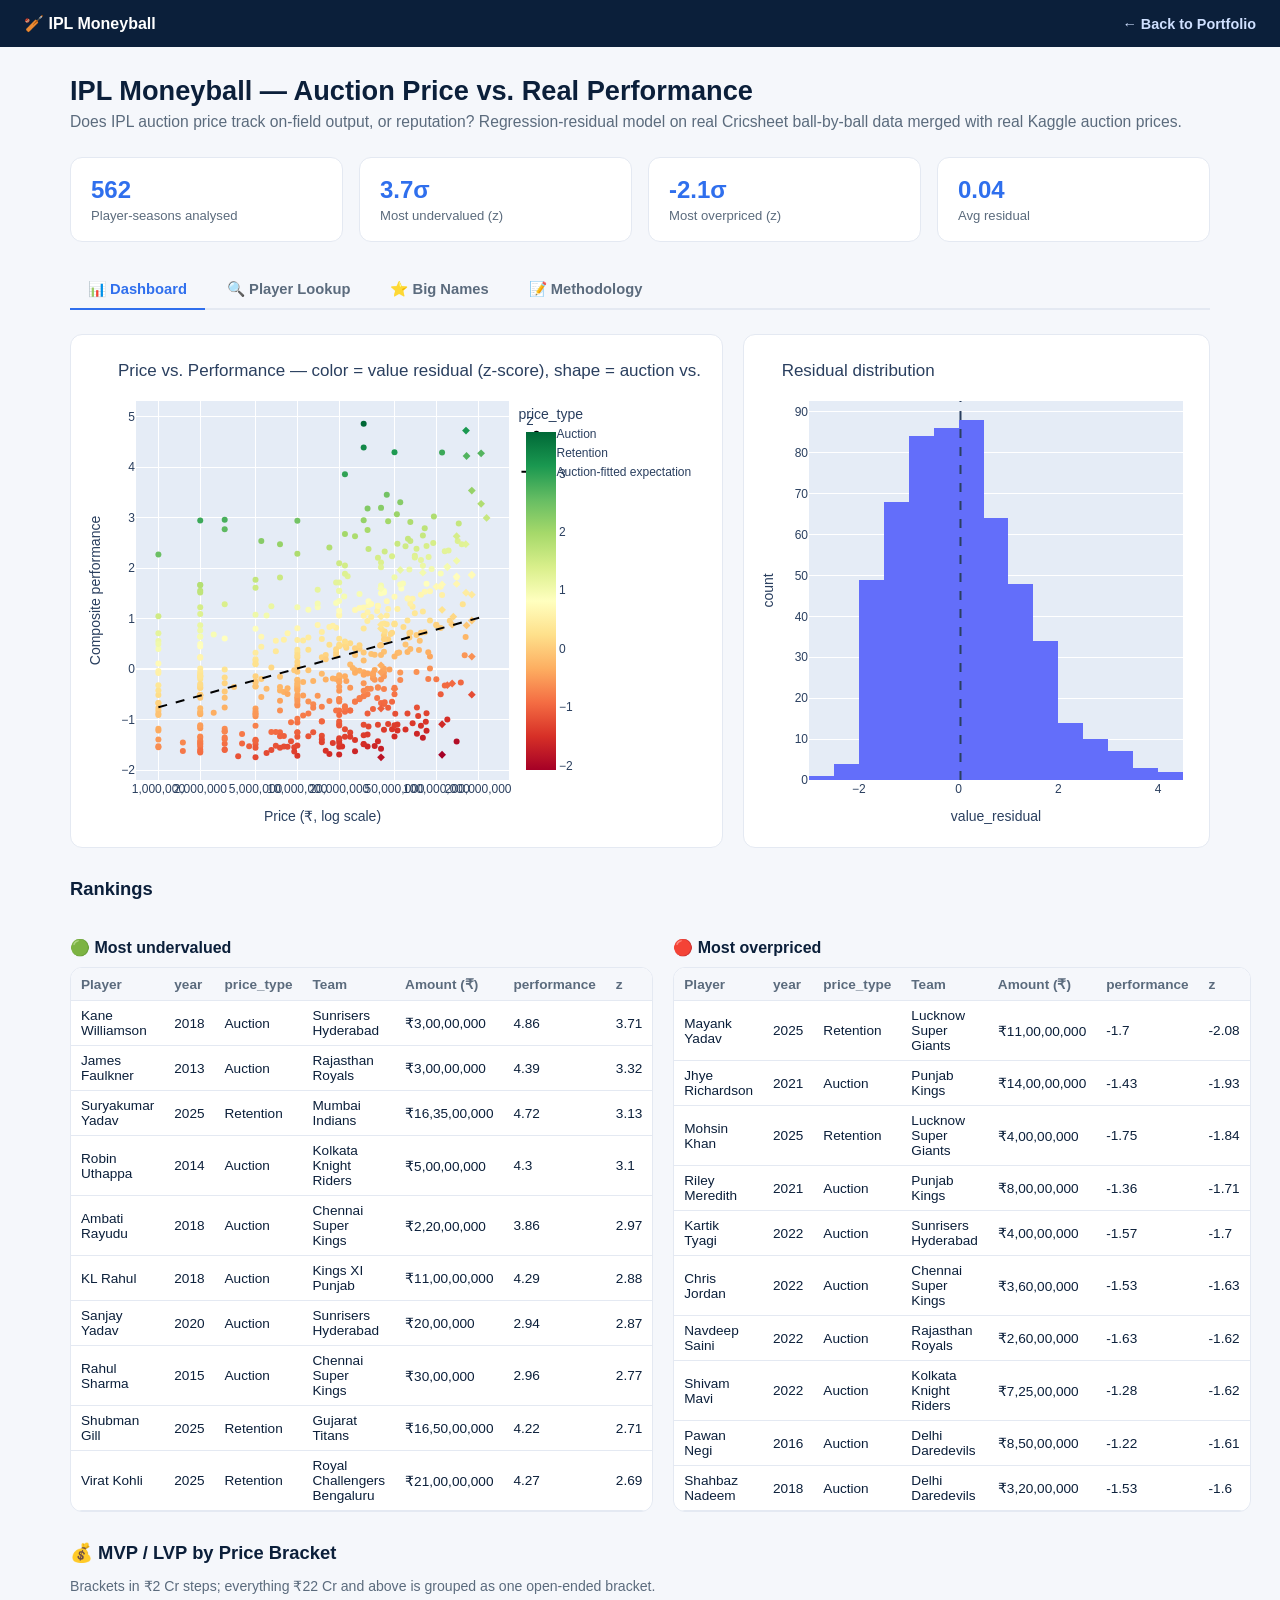
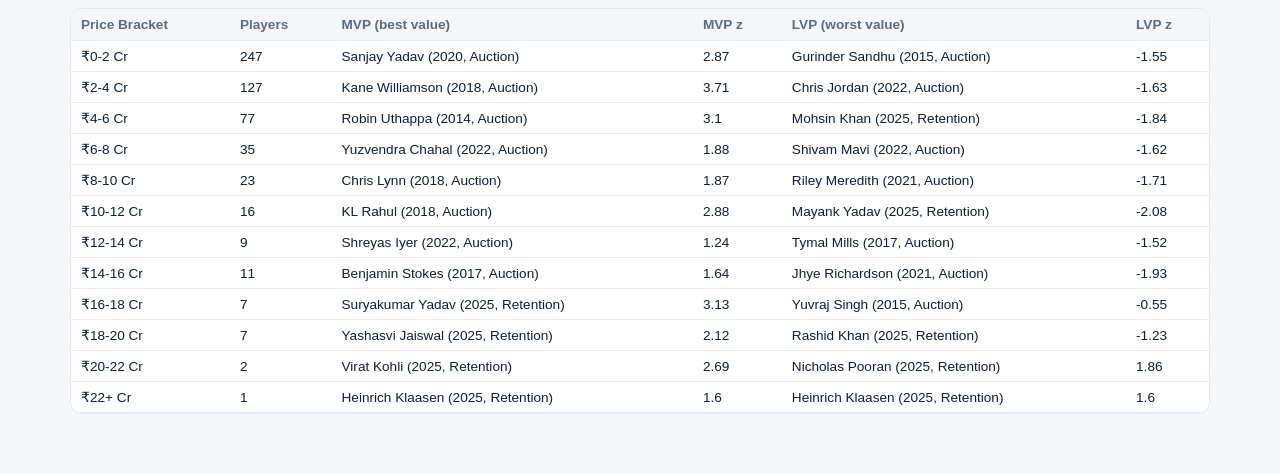
<file: projects/ipl-moneyball/index.html>
<!DOCTYPE html>
<html lang="en">
<head>
<meta charset="UTF-8">
<meta name="viewport" content="width=device-width, initial-scale=1.0">
<title>IPL Moneyball — Auction Price vs. Real Performance</title>
<script src="https://cdn.plot.ly/plotly-2.32.0.min.js"></script>
<style>
* { box-sizing: border-box; }
:root {
  --navy: #0b1f3a;
  --accent: #2f6fed;
  --muted: #5b6b7d;
  --paper: #ffffff;
  --paper-alt: #f5f7fb;
  --line: #e4e9f2;
  --coral: #e11d48;
  --green: #16a34a;
}
body {
  margin: 0;
  font-family: -apple-system, BlinkMacSystemFont, "Segoe UI", Roboto, sans-serif;
  background: var(--paper-alt);
  color: var(--navy);
}
.topbar {
  background: var(--navy);
  color: #fff;
  padding: 14px 24px;
  display: flex;
  align-items: center;
  justify-content: space-between;
}
.topbar a { color: #cfe0ff; text-decoration: none; font-size: 0.9rem; font-weight: 600; }
.topbar a:hover { color: #fff; }
.wrap { max-width: 1180px; margin: 0 auto; padding: 28px 20px 60px; }
h1 { font-size: 1.7rem; margin: 0 0 6px; }
.subtitle { color: var(--muted); margin: 0 0 26px; font-size: 0.98rem; }
.kpi-row { display: grid; grid-template-columns: repeat(auto-fit, minmax(180px, 1fr)); gap: 16px; margin-bottom: 28px; }
.kpi-card { background: var(--paper); border: 1px solid var(--line); border-radius: 12px; padding: 18px 20px; }
.kpi-card .val { font-size: 1.5rem; font-weight: 700; color: var(--accent); }
.kpi-card .lbl { font-size: 0.82rem; color: var(--muted); margin-top: 4px; }
.tabs { display: flex; gap: 4px; border-bottom: 2px solid var(--line); margin-bottom: 24px; flex-wrap: wrap; }
.tab-btn {
  background: none; border: none; padding: 10px 18px; font-size: 0.92rem; font-weight: 600;
  color: var(--muted); cursor: pointer; border-bottom: 2px solid transparent; margin-bottom: -2px;
}
.tab-btn.active { color: var(--accent); border-bottom-color: var(--accent); }
.tab-panel { display: none; }
.tab-panel.active { display: block; }
.chart-grid { display: grid; grid-template-columns: 1.4fr 1fr; gap: 20px; margin-bottom: 30px; }
.card { background: var(--paper); border: 1px solid var(--line); border-radius: 12px; padding: 16px; }
h2 { font-size: 1.15rem; margin: 30px 0 14px; }
h3 { font-size: 1rem; margin: 24px 0 10px; }
.rank-grid { display: grid; grid-template-columns: 1fr 1fr; gap: 20px; }
.data-table { width: 100%; border-collapse: collapse; font-size: 0.85rem; background: var(--paper); border-radius: 10px; overflow: hidden; }
.data-table th { text-align: left; background: var(--paper-alt); padding: 8px 10px; font-weight: 600; color: var(--muted); border-bottom: 1px solid var(--line); }
.data-table td { padding: 7px 10px; border-bottom: 1px solid var(--line); }
.data-table tbody tr:hover { background: var(--paper-alt); }
.table-wrap { overflow-x: auto; border: 1px solid var(--line); border-radius: 12px; }
.lookup-controls { margin-bottom: 16px; }
select {
  padding: 8px 12px; border-radius: 8px; border: 1px solid var(--line); font-size: 0.92rem;
  min-width: 240px; background: #fff; color: var(--navy);
}
.methodology { background: var(--paper); border: 1px solid var(--line); border-radius: 12px; padding: 26px 30px; line-height: 1.65; }
.methodology h3 { margin-top: 26px; }
.methodology ul { padding-left: 20px; }
.caption { color: var(--muted); font-size: 0.88rem; margin-bottom: 14px; }
@media (max-width: 860px) {
  .chart-grid, .rank-grid { grid-template-columns: 1fr; }
}
</style>
</head>
<body>

<div class="topbar">
  <strong>🏏 IPL Moneyball</strong>
  <a href="../../index.html#projects">&larr; Back to Portfolio</a>
</div>

<div class="wrap">
  <h1>IPL Moneyball — Auction Price vs. Real Performance</h1>
  <p class="subtitle">Does IPL auction price track on-field output, or reputation? Regression-residual model on real Cricsheet ball-by-ball data merged with real Kaggle auction prices.</p>

  <div class="kpi-row">
    <div class="kpi-card"><div class="val">562</div><div class="lbl">Player-seasons analysed</div></div>
    <div class="kpi-card"><div class="val">3.7σ</div><div class="lbl">Most undervalued (z)</div></div>
    <div class="kpi-card"><div class="val">-2.1σ</div><div class="lbl">Most overpriced (z)</div></div>
    <div class="kpi-card"><div class="val">0.04</div><div class="lbl">Avg residual</div></div>
  </div>

  <div class="tabs">
    <button class="tab-btn active" data-tab="dash">📊 Dashboard</button>
    <button class="tab-btn" data-tab="lookup">🔍 Player Lookup</button>
    <button class="tab-btn" data-tab="stars">⭐ Big Names</button>
    <button class="tab-btn" data-tab="method">📝 Methodology</button>
  </div>

  <div class="tab-panel active" id="tab-dash">
    <div class="chart-grid">
      <div class="card"><div>                            <div id="scatter-chart" class="plotly-graph-div" style="height:480px; width:100%;"></div>            <script type="text/javascript">                                    window.PLOTLYENV=window.PLOTLYENV || {};                                    if (document.getElementById("scatter-chart")) {                    Plotly.newPlot(                        "scatter-chart",                        [{"customdata":[["Aaron Finch",2014,"Batsman","Sunrisers Hyderabad","Overseas","Auction","\u20b94,00,00,000"],["Aaron Finch",2015,"Batsman","Mumbai Indians","Overseas","Auction","\u20b93,20,00,000"],["Aaron Finch",2016,"Batsman","Gujarat Lions","Overseas","Auction","\u20b91,00,00,000"],["Aaron Finch",2018,"Batsman","Kings XI Punjab","Overseas","Auction","\u20b96,20,00,000"],["Aaron Finch",2020,"Batsman","Royal Challengers Bangalore","Overseas","Auction","\u20b94,40,00,000"],["Abdul Samad",2020,"All-Rounder","Sunrisers Hyderabad","Indian","Auction","\u20b920,00,000"],["Abhishek Nayar",2013,"All-Rounder","Pune Warriors India","Indian","Auction","\u20b95,06,25,000"],["Abhishek Nayar",2014,"All-Rounder","Rajasthan Royals","Indian","Auction","\u20b91,00,00,000"],["Abhishek Sharma",2018,"All-Rounder","Delhi Daredevils","Indian","Auction","\u20b955,00,000"],["Ankit Sharma",2018,"All-Rounder","Rajasthan Royals","Indian","Auction","\u20b920,00,000"],["Karn Sharma",2018,"Bowler","Chennai Super Kings","Indian","Auction","\u20b95,00,00,000"],["Kshitiz Sharma",2018,"All-Rounder","Chennai Super Kings","Indian","Auction","\u20b920,00,000"],["Mohit Sharma",2018,"Bowler","Kings XI Punjab","Indian","Auction","\u20b92,40,00,000"],["Sandeep Sharma",2018,"Bowler","Sunrisers Hyderabad","Indian","Auction","\u20b93,00,00,000"],["Abhishek Sharma",2022,"All-Rounder","Sunrisers Hyderabad","Indian","Auction","\u20b96,50,00,000"],["Ashok Sharma",2022,"Bowler","Kolkata Knight Riders","Indian","Auction","\u20b955,00,000"],["Jitesh Sharma",2022,"Wicket Keeper","Punjab Kings","Indian","Auction","\u20b920,00,000"],["Sandeep Sharma",2022,"Bowler","Punjab Kings","Indian","Auction","\u20b950,00,000"],["Abu Nechim Ahmed",2014,"Bowler","Royal Challengers Bangalore","Indian","Auction","\u20b930,00,000"],["Adam Milne",2021,"Bowler","Mumbai Indians","Overseas","Auction","\u20b93,20,00,000"],["Adam Zampa",2016,"Bowler","Rising Pune Supergiant","Overseas","Auction","\u20b930,00,000"],["Aditya Tare",2014,"Wicket Keeper","Mumbai Indians","Indian","Auction","\u20b91,60,00,000"],["Aiden Markram",2022,"Batsman","Sunrisers Hyderabad","Overseas","Auction","\u20b92,60,00,000"],["Ajinkya Rahane",2018,"Batsman","Rajasthan Royals","Indian","Auction","\u20b94,00,00,000"],["Ajinkya Rahane",2022,"Batsman","Kolkata Knight Riders","Indian","Auction","\u20b91,00,00,000"],["Akash Deep",2022,"Bowler","Royal Challengers Bangalore","Indian","Auction","\u20b920,00,000"],["Akash Singh",2020,"Bowler","Rajasthan Royals","Indian","Auction","\u20b920,00,000"],["Harbhajan Singh",2021,"Bowler","Kolkata Knight Riders","Indian","Auction","\u20b92,00,00,000"],["Akshar Rajesh Patel",2014,"All-Rounder","Kings XI Punjab","Indian","Auction","\u20b975,00,000"],["Harshal Patel",2014,"Bowler","Royal Challengers Bangalore","Indian","Auction","\u20b940,00,000"],["Parthiv Patel",2014,"Wicket Keeper","Royal Challengers Bangalore","Indian","Auction","\u20b91,40,00,000"],["Akshdeep Nath",2019,"All-Rounder","Royal Challengers Bangalore","Indian","Auction","\u20b93,60,00,000"],["Morne Morkel",2014,"Bowler","Kolkata Knight Riders","Overseas","Auction","\u20b92,80,00,000"],["Alzarri Joseph",2022,"Bowler","Gujarat Titans","Overseas","Auction","\u20b92,40,00,000"],["Aman Khan",2022,"All-Rounder","Kolkata Knight Riders","Indian","Auction","\u20b920,00,000"],["Avesh Khan",2022,"Bowler","Lucknow Super Giants","Indian","Auction","\u20b910,00,00,000"],["Mohd. Arshad Khan",2022,"All-Rounder","Mumbai Indians","Indian","Auction","\u20b920,00,000"],["Mohsin Khan",2022,"Bowler","Lucknow Super Giants","Indian","Auction","\u20b920,00,000"],["Sarfaraz Khan",2022,"All-Rounder","Delhi Capitals","Indian","Auction","\u20b920,00,000"],["Shahrukh Khan",2022,"All-Rounder","Punjab Kings","Indian","Auction","\u20b99,00,00,000"],["Ambati Rayudu",2018,"Wicket Keeper","Chennai Super Kings","Indian","Auction","\u20b92,20,00,000"],["Ambati Rayudu",2022,"Wicket Keeper","Chennai Super Kings","Indian","Auction","\u20b96,75,00,000"],["Amit Mishra",2014,"Bowler","Rajasthan Royals","Indian","Auction","\u20b910,00,000"],["Amit Mishra",2015,"Bowler","Delhi Daredevils","Indian","Auction","\u20b93,50,00,000"],["Amit Mishra",2016,"Bowler","Gujarat Lions","Indian","Auction","\u20b910,00,000"],["Amit Mishra",2018,"Bowler","Delhi Daredevils","Indian","Auction","\u20b94,00,00,000"],["Andre Russell",2014,"All-Rounder","Kolkata Knight Riders","Overseas","Auction","\u20b960,00,000"],["Andrew Tye",2018,"Bowler","Kings XI Punjab","Overseas","Auction","\u20b97,20,00,000"],["Angelo Mathews",2015,"All-Rounder","Delhi Daredevils","Overseas","Auction","\u20b97,50,00,000"],["Angelo Mathews",2017,"All-Rounder","Delhi Daredevils","Overseas","Auction","\u20b92,00,00,000"],["Aniket Choudhary",2017,"Bowler","Royal Challengers Bangalore","Indian","Auction","\u20b92,00,00,000"],["Ankit Nagendra Sharma",2014,"Bowler","Rajasthan Royals","Indian","Auction","\u20b910,00,000"],["Ishant Sharma",2014,"Bowler","Sunrisers Hyderabad","Indian","Auction","\u20b92,60,00,000"],["Karn Sharma",2014,"Bowler","Sunrisers Hyderabad","Indian","Auction","\u20b93,75,00,000"],["Mohit Sharma",2014,"Bowler","Chennai Super Kings","Indian","Auction","\u20b92,00,00,000"],["Rahul Sharma",2014,"Bowler","Delhi Daredevils","Indian","Auction","\u20b91,90,00,000"],["Sandeep Sharma",2014,"Bowler","Kings XI Punjab","Indian","Auction","\u20b985,00,000"],["Shivam Sharma",2014,"Bowler","Kings XI Punjab","Indian","Auction","\u20b910,00,000"],["Ankit Sharma",2016,"All-Rounder","Rising Pune Supergiant","Indian","Auction","\u20b910,00,000"],["Ishant Sharma",2016,"Bowler","Rising Pune Supergiant","Indian","Auction","\u20b93,80,00,000"],["Manan Ajay Sharma",2016,"All-Rounder","Kolkata Knight Riders","Indian","Auction","\u20b910,00,000"],["Mohit Sharma",2016,"Bowler","Kings XI Punjab","Indian","Auction","\u20b96,50,00,000"],["Ankit Singh Rajpoot",2016,"Bowler","Kolkata Knight Riders","Indian","Auction","\u20b91,50,00,000"],["Ankit Singh Rajpoot",2018,"Bowler","Kings XI Punjab","Indian","Auction","\u20b93,00,00,000"],["Anmolpreet Singh",2019,"Batsman","Mumbai Indians","Indian","Auction","\u20b980,00,000"],["Arshdeep Singh",2019,"Bowler","Kings XI Punjab","Indian","Auction","\u20b920,00,000"],["Himmat Singh",2019,"Batsman","Royal Challengers Bangalore","Indian","Auction","\u20b965,00,000"],["Yuvraj Singh",2019,"All-Rounder","Mumbai Indians","Indian","Auction","\u20b91,00,00,000"],["Ramandeep Singh",2022,"All-Rounder","Mumbai Indians","Indian","Auction","\u20b920,00,000"],["Rinku Singh",2022,"Batsman","Kolkata Knight Riders","Indian","Auction","\u20b955,00,000"],["Shashank Singh",2022,"All-Rounder","Sunrisers Hyderabad","Indian","Auction","\u20b920,00,000"],["Simarjeet Singh",2022,"Bowler","Chennai Super Kings","Indian","Auction","\u20b920,00,000"],["Ansh Patel",2022,"All-Rounder","Punjab Kings","Indian","Auction","\u20b920,00,000"],["Harshal Patel",2022,"All-Rounder","Royal Challengers Bangalore","Indian","Auction","\u20b910,75,00,000"],["Anuj Rawat",2022,"Wicket Keeper","Royal Challengers Bangalore","Indian","Auction","\u20b93,40,00,000"],["Jason Roy",2018,"Batsman","Delhi Daredevils","Overseas","Auction","\u20b91,50,00,000"],["Anukul Roy",2022,"All-Rounder","Kolkata Knight Riders","Indian","Auction","\u20b920,00,000"],["Karanveer Singh",2014,"All-Rounder","Kings XI Punjab","Indian","Auction","\u20b910,00,000"],["Yuvraj Singh",2014,"All-Rounder","Royal Challengers Bangalore","Indian","Auction","\u20b914,00,00,000"],["Harbhajan Singh",2018,"Bowler","Chennai Super Kings","Indian","Auction","\u20b92,00,00,000"],["Mandeep Singh",2018,"All-Rounder","Royal Challengers Bangalore","Indian","Auction","\u20b91,40,00,000"],["Monu Singh",2018,"Bowler","Chennai Super Kings","Indian","Auction","\u20b920,00,000"],["Rinku Singh",2018,"Batsman","Kolkata Knight Riders","Indian","Auction","\u20b980,00,000"],["Yuvraj Singh",2018,"All-Rounder","Kings XI Punjab","Indian","Auction","\u20b92,00,00,000"],["Ashish Nehra",2014,"Bowler","Chennai Super Kings","Indian","Auction","\u20b92,00,00,000"],["Ashish Nehra",2016,"Bowler","Sunrisers Hyderabad","Indian","Auction","\u20b95,50,00,000"],["Ashok Dinda",2014,"Bowler","Royal Challengers Bangalore","Indian","Auction","\u20b91,50,00,000"],["Ashok Dinda",2016,"Bowler","Rising Pune Supergiant","Indian","Auction","\u20b950,00,000"],["Avesh Khan",2018,"Bowler","Delhi Daredevils","Indian","Auction","\u20b970,00,000"],["Axar Rajesh Patel",2019,"All-Rounder","Delhi Capitals","Indian","Auction","\u20b95,00,00,000"],["Ayush Badoni",2022,"All-Rounder","Lucknow Super Giants","Indian","Auction","\u20b920,00,000"],["Baba Indrajith",2022,"Wicket Keeper","Kolkata Knight Riders","Indian","Auction","\u20b920,00,000"],["Barinder Singh Sran",2016,"Bowler","Sunrisers Hyderabad","Indian","Auction","\u20b91,20,00,000"],["Barinder Singh Sran",2018,"Bowler","Kings XI Punjab","Indian","Auction","\u20b92,20,00,000"],["Basil Thampi",2017,"Bowler","Gujarat Lions","Indian","Auction","\u20b985,00,000"],["Basil Thampi",2018,"Bowler","Sunrisers Hyderabad","Indian","Auction","\u20b995,00,000"],["Basil Thampi",2022,"Bowler","Mumbai Indians","Indian","Auction","\u20b930,00,000"],["Ben Cutting",2016,"All-Rounder","Sunrisers Hyderabad","Overseas","Auction","\u20b950,00,000"],["Ben Cutting",2018,"All-Rounder","Mumbai Indians","Overseas","Auction","\u20b92,20,00,000"],["Ben Dunk",2014,"Wicket Keeper","Mumbai Indians","Overseas","Auction","\u20b920,00,000"],["Ben Hilfenhaus",2014,"Bowler","Chennai Super Kings","Overseas","Auction","\u20b91,00,00,000"],["Ben Laughlin",2013,"Bowler","Chennai Super Kings","Overseas","Auction","\u20b915,00,000"],["Ben Laughlin",2018,"Bowler","Rajasthan Royals","Overseas","Auction","\u20b950,00,000"],["Benjamin Stokes",2017,"All-Rounder","Rising Pune Supergiant","Overseas","Auction","\u20b914,50,00,000"],["Benjamin Stokes",2018,"All-Rounder","Rajasthan Royals","Overseas","Auction","\u20b912,50,00,000"],["Beuran Hendricks",2014,"Bowler","Kings XI Punjab","Overseas","Auction","\u20b91,80,00,000"],["Bhuvneshwar Kumar",2014,"Bowler","Sunrisers Hyderabad","Overseas","Auction","\u20b94,25,00,000"],["Bhuvneshwar Kumar",2022,"Bowler","Sunrisers Hyderabad","Indian","Auction","\u20b94,20,00,000"],["Billy Stanlake",2017,"Bowler","Royal Challengers Bangalore","Overseas","Auction","\u20b930,00,000"],["Billy Stanlake",2018,"Batsman","Sunrisers Hyderabad","Overseas","Auction","\u20b950,00,000"],["Brad Hodge",2014,"Batsman","Rajasthan Royals","Overseas","Auction","\u20b92,40,00,000"],["Brendon McCullum",2014,"Wicket Keeper","Chennai Super Kings","Overseas","Auction","\u20b93,25,00,000"],["Brendon McCullum",2018,"Batsman","Royal Challengers Bangalore","Overseas","Auction","\u20b93,60,00,000"],["C.M. Gautam",2014,"Wicket Keeper","Mumbai Indians","Indian","Auction","\u20b920,00,000"],["Carlos Brathwaite",2016,"All-Rounder","Delhi Daredevils","Overseas","Auction","\u20b94,20,00,000"],["Carlos Brathwaite",2018,"All-Rounder","Sunrisers Hyderabad","Overseas","Auction","\u20b92,00,00,000"],["Chetan Sakariya",2021,"Bowler","Rajasthan Royals","Indian","Auction","\u20b91,20,00,000"],["Chetan Sakariya",2022,"Bowler","Delhi Capitals","Indian","Auction","\u20b94,20,00,000"],["Cheteshwar Pujara",2014,"Batsman","Kings XI Punjab","Indian","Auction","\u20b91,90,00,000"],["Chris Jordan",2020,"All-Rounder","Kings XI Punjab","Overseas","Auction","\u20b93,00,00,000"],["Chris Jordan",2022,"All-Rounder","Chennai Super Kings","Overseas","Auction","\u20b93,60,00,000"],["Chris Lynn",2014,"Batsman","Kolkata Knight Riders","Overseas","Auction","\u20b91,30,00,000"],["Chris Lynn",2018,"Batsman","Kolkata Knight Riders","Overseas","Auction","\u20b99,60,00,000"],["Chris Woakes",2017,"All-Rounder","Kolkata Knight Riders","Overseas","Auction","\u20b94,20,00,000"],["Chris Woakes",2018,"All-Rounder","Royal Challengers Bangalore","Overseas","Auction","\u20b97,40,00,000"],["Christopher Gayle",2018,"Batsman","Kings XI Punjab","Overseas","Auction","\u20b92,00,00,000"],["Christopher Morris",2013,"All-Rounder","Chennai Super Kings","Overseas","Auction","\u20b94,68,75,000"],["Christopher Morris",2015,"All-Rounder","Rajasthan Royals","Overseas","Auction","\u20b91,40,00,000"],["Christopher Morris",2016,"All-Rounder","Delhi Daredevils","Overseas","Auction","\u20b97,00,00,000"],["Christopher Morris",2020,"All-Rounder","Royal Challengers Bangalore","Overseas","Auction","\u20b910,00,00,000"],["Christopher Morris",2021,"All-Rounder","Rajasthan Royals","Overseas","Auction","\u20b916,25,00,000"],["Colin Ingram",2019,"Batsman","Delhi Capitals","Overseas","Auction","\u20b96,40,00,000"],["Colin Munro",2016,"All-Rounder","Kolkata Knight Riders","Overseas","Auction","\u20b930,00,000"],["Colin Munro",2018,"All-Rounder","Delhi Daredevils","Overseas","Auction","\u20b91,90,00,000"],["Corey Anderson",2014,"All-Rounder","Mumbai Indians","Overseas","Auction","\u20b94,50,00,000"],["Corey Anderson",2017,"All-Rounder","Delhi Daredevils","Overseas","Auction","\u20b91,00,00,000"],["Dale Steyn",2020,"Bowler","Royal Challengers Bangalore","Overseas","Auction","\u20b92,00,00,000"],["Dan Christian",2021,"All-Rounder","Royal Challengers Bangalore","Overseas","Auction","\u20b94,80,00,000"],["Daniel Christian",2013,"All-Rounder","Royal Challengers Bangalore","Overseas","Auction","\u20b975,00,000"],["Daniel Christian",2017,"All-Rounder","Rising Pune Supergiant","Overseas","Auction","\u20b91,00,00,000"],["Daniel Christian",2018,"All-Rounder","Delhi Daredevils","Overseas","Auction","\u20b91,50,00,000"],["Daniel Sams",2022,"All-Rounder","Mumbai Indians","Overseas","Auction","\u20b92,60,00,000"],["Darcy Short",2018,"All-Rounder","Rajasthan Royals","Overseas","Auction","\u20b94,00,00,000"],["Darren Sammy",2013,"All-Rounder","Sunrisers Hyderabad","Overseas","Auction","\u20b93,18,75,000"],["Darren Sammy",2014,"All-Rounder","Sunrisers Hyderabad","Overseas","Auction","\u20b93,50,00,000"],["Darshan Nalkande",2022,"All-Rounder","Gujarat Titans","Indian","Auction","\u20b920,00,000"],["Daryl Mitchell",2022,"All-Rounder","Rajasthan Royals","Overseas","Auction","\u20b975,00,000"],["David Miller",2018,"Batsman","Kings XI Punjab","Overseas","Auction","\u20b93,00,00,000"],["David Miller",2022,"Batsman","Gujarat Titans","Overseas","Auction","\u20b93,00,00,000"],["David Warner",2014,"Batsman","Sunrisers Hyderabad","Overseas","Auction","\u20b95,50,00,000"],["David Warner",2022,"Batsman","Delhi Capitals","Overseas","Auction","\u20b96,25,00,000"],["David Wiese",2015,"All-Rounder","Royal Challengers Bangalore","Overseas","Auction","\u20b92,80,00,000"],["David Willey",2022,"All-Rounder","Royal Challengers Bangalore","Overseas","Auction","\u20b92,00,00,000"],["Deepak Chahar",2016,"All-Rounder","Rising Pune Supergiant","Indian","Auction","\u20b910,00,000"],["Deepak Chahar",2018,"All-Rounder","Chennai Super Kings","Indian","Auction","\u20b980,00,000"],["Rahul Chahar",2022,"Bowler","Punjab Kings","Indian","Auction","\u20b95,25,00,000"],["Deepak Hooda",2016,"All-Rounder","Sunrisers Hyderabad","Indian","Auction","\u20b94,20,00,000"],["Deepak Hooda",2018,"All-Rounder","Sunrisers Hyderabad","Indian","Auction","\u20b93,60,00,000"],["Deepak Hooda",2020,"All-Rounder","Kings XI Punjab","Indian","Auction","\u20b950,00,000"],["Deepak Hooda",2022,"All-Rounder","Lucknow Super Giants","Indian","Auction","\u20b95,75,00,000"],["Devdutt Padikkal",2022,"Batsman","Rajasthan Royals","Indian","Auction","\u20b97,75,00,000"],["Devon Conway",2022,"Batsman","Chennai Super Kings","Overseas","Auction","\u20b91,00,00,000"],["Dewald Brevis",2022,"Batsman","Mumbai Indians","Overseas","Auction","\u20b93,00,00,000"],["Dhawal Kulkarni",2014,"Bowler","Rajasthan Royals","Indian","Auction","\u20b91,10,00,000"],["Dhawal Kulkarni",2016,"Bowler","Gujarat Lions","Indian","Auction","\u20b92,00,00,000"],["Dhawal Kulkarni",2018,"Bowler","Rajasthan Royals","Indian","Auction","\u20b975,00,000"],["Dirk Nannes",2013,"Bowler","Chennai Super Kings","Overseas","Auction","\u20b94,50,00,000"],["Dwaine Pretorius",2022,"All-Rounder","Chennai Super Kings","Overseas","Auction","\u20b950,00,000"],["Dwayne Bravo",2018,"All-Rounder","Chennai Super Kings","Overseas","Auction","\u20b96,40,00,000"],["Dwayne Bravo",2022,"All-Rounder","Chennai Super Kings","Overseas","Auction","\u20b94,40,00,000"],["Dwayne Smith",2014,"Batsman","Chennai Super Kings","Overseas","Auction","\u20b94,50,00,000"],["Steven Smith",2014,"All-Rounder","Rajasthan Royals","Overseas","Auction","\u20b94,00,00,000"],["Dwayne Smith",2016,"All-Rounder","Gujarat Lions","Overseas","Auction","\u20b92,30,00,000"],["Eoin Morgan",2015,"Batsman","Sunrisers Hyderabad","Overseas","Auction","\u20b91,50,00,000"],["Eoin Morgan",2017,"Batsman","Kings XI Punjab","Overseas","Auction","\u20b92,00,00,000"],["Eoin Morgan",2020,"Batsman","Kolkata Knight Riders","Overseas","Auction","\u20b95,25,00,000"],["Evin Lewis",2018,"Batsman","Mumbai Indians","Overseas","Auction","\u20b93,80,00,000"],["Evin Lewis",2022,"Batsman","Lucknow Super Giants","Overseas","Auction","\u20b92,00,00,000"],["Fabian Allen",2021,"All-Rounder","Punjab Kings","Overseas","Auction","\u20b975,00,000"],["Fazalhaq Farooqi",2022,"Bowler","Sunrisers Hyderabad","Overseas","Auction","\u20b950,00,000"],["Gautam Gambhir",2018,"Batsman","Delhi Daredevils","Indian","Auction","\u20b92,80,00,000"],["George Bailey",2014,"Batsman","Kings XI Punjab","Overseas","Auction","\u20b93,25,00,000"],["Glenn Maxwell",2014,"All-Rounder","Kings XI Punjab","Overseas","Auction","\u20b96,00,00,000"],["Glenn Maxwell",2018,"All-Rounder","Delhi Daredevils","Overseas","Auction","\u20b99,00,00,000"],["Glenn Maxwell",2020,"All-Rounder","Kings XI Punjab","Overseas","Auction","\u20b910,75,00,000"],["Glenn Maxwell",2021,"All-Rounder","Royal Challengers Bangalore","Overseas","Auction","\u20b914,25,00,000"],["Gurinder Sandhu",2015,"Bowler","Delhi Daredevils","Indian","Auction","\u20b91,70,00,000"],["Hardik Pandya",2015,"All-Rounder","Mumbai Indians","Indian","Auction","\u20b910,00,000"],["Harpreet Brar",2019,"All-Rounder","Kings XI Punjab","Indian","Auction","\u20b920,00,000"],["Harpreet Brar",2022,"All-Rounder","Punjab Kings","Indian","Auction","\u20b93,80,00,000"],["Harry Gurney",2019,"Bowler","Kolkata Knight Riders","Overseas","Auction","\u20b975,00,000"],["Harshal Patel",2018,"All-Rounder","Delhi Daredevils","Indian","Auction","\u20b920,00,000"],["Parthiv Patel",2018,"Wicket Keeper","Royal Challengers Bangalore","Indian","Auction","\u20b91,70,00,000"],["Hrithik Shokeen",2022,"All-Rounder","Mumbai Indians","Indian","Auction","\u20b920,00,000"],["Imran Tahir",2018,"Bowler","Chennai Super Kings","Overseas","Auction","\u20b91,00,00,000"],["Irfan Pathan",2014,"All-Rounder","Sunrisers Hyderabad","Indian","Auction","\u20b92,40,00,000"],["Yusuf Pathan",2014,"All-Rounder","Kolkata Knight Riders","Indian","Auction","\u20b93,25,00,000"],["Irfan Pathan",2016,"All-Rounder","Rising Pune Supergiant","Indian","Auction","\u20b91,00,00,000"],["Ishan Kishan",2016,"Wicket Keeper","Gujarat Lions","Indian","Auction","\u20b935,00,000"],["Ishan Kishan",2018,"Wicket Keeper","Mumbai Indians","Indian","Auction","\u20b96,20,00,000"],["Ishan Kishan",2022,"Wicket Keeper","Mumbai Indians","Indian","Auction","\u20b915,25,00,000"],["Ishank Jaggi",2017,"Batsman","Kolkata Knight Riders","Indian","Auction","\u20b910,00,000"],["Ishant Sharma",2019,"Bowler","Delhi Capitals","Indian","Auction","\u20b91,10,00,000"],["Ishwar Chandra Pandey",2014,"Bowler","Chennai Super Kings","Indian","Auction","\u20b91,50,00,000"],["Manish Pandey",2014,"Batsman","Kolkata Knight Riders","Indian","Auction","\u20b91,70,00,000"],["Isuru Udana",2020,"All-Rounder","Royal Challengers Bangalore","Overseas","Auction","\u20b950,00,000"],["J Suchith",2021,"Bowler","Sunrisers Hyderabad","Indian","Auction","\u20b930,00,000"],["J Suchith",2015,"All-Rounder","Mumbai Indians","Indian","Auction","\u20b910,00,000"],["Jacques Kallis",2014,"All-Rounder","Kolkata Knight Riders","Overseas","Auction","\u20b95,50,00,000"],["Jagadeesha Suchith",2022,"Bowler","Sunrisers Hyderabad","Indian","Auction","\u20b920,00,000"],["James Faulkner",2013,"All-Rounder","Rajasthan Royals","Overseas","Auction","\u20b93,00,00,000"],["James Neesham",2014,"All-Rounder","Delhi Daredevils","Overseas","Auction","\u20b91,00,00,000"],["James Neesham",2020,"All-Rounder","Kings XI Punjab","Overseas","Auction","\u20b950,00,000"],["James Neesham",2021,"All-Rounder","Mumbai Indians","Overseas","Auction","\u20b950,00,000"],["Rudra Pratap Singh",2016,"Bowler","Rising Pune Supergiant","Indian","Auction","\u20b930,00,000"],["Yuvraj Singh",2016,"All-Rounder","Sunrisers Hyderabad","Indian","Auction","\u20b97,00,00,000"],["Jason Holder",2013,"Bowler","Chennai Super Kings","Overseas","Auction","\u20b915,00,000"],["Jason Holder",2016,"All-Rounder","Kolkata Knight Riders","Overseas","Auction","\u20b970,00,000"],["Jason Holder",2022,"All-Rounder","Lucknow Super Giants","Overseas","Auction","\u20b98,75,00,000"],["Jason Roy",2017,"Batsman","Gujarat Lions","Overseas","Auction","\u20b91,00,00,000"],["Jasprit Bumrah",2014,"Bowler","Mumbai Indians","Indian","Auction","\u20b91,20,00,000"],["Suryakumar Yadav",2014,"Batsman","Kolkata Knight Riders","Indian","Auction","\u20b970,00,000"],["Umesh Yadav",2014,"Bowler","Kolkata Knight Riders","Indian","Auction","\u20b92,60,00,000"],["Kuldeep Yadav",2018,"Bowler","Kolkata Knight Riders","Indian","Auction","\u20b95,80,00,000"],["Suryakumar Yadav",2018,"Batsman","Mumbai Indians","Indian","Auction","\u20b93,20,00,000"],["Umesh Yadav",2018,"Bowler","Royal Challengers Bangalore","Indian","Auction","\u20b94,20,00,000"],["Kuldeep Yadav",2022,"Bowler","Delhi Capitals","Indian","Auction","\u20b92,00,00,000"],["Kuldip Yadav",2022,"Bowler","Rajasthan Royals","Indian","Auction","\u20b920,00,000"],["Lalit Yadav",2022,"All-Rounder","Delhi Capitals","Indian","Auction","\u20b965,00,000"],["Sanjay Yadav",2022,"All-Rounder","Mumbai Indians","Indian","Auction","\u20b950,00,000"],["Umesh Yadav",2022,"Bowler","Kolkata Knight Riders","Indian","Auction","\u20b92,00,00,000"],["Jaydev Unadkat",2013,"Bowler","Royal Challengers Bangalore","Indian","Auction","\u20b93,93,75,000"],["Jaydev Unadkat",2014,"Bowler","Delhi Daredevils","Indian","Auction","\u20b92,80,00,000"],["Jaydev Unadkat",2017,"Bowler","Rising Pune Supergiant","Indian","Auction","\u20b930,00,000"],["Jaydev Unadkat",2018,"Bowler","Rajasthan Royals","Indian","Auction","\u20b911,50,00,000"],["Jaydev Unadkat",2019,"Bowler","Rajasthan Royals","Indian","Auction","\u20b98,40,00,000"],["Jaydev Unadkat",2020,"Bowler","Rajasthan Royals","Indian","Auction","\u20b93,00,00,000"],["Jaydev Unadkat",2022,"Bowler","Mumbai Indians","Indian","Auction","\u20b91,30,00,000"],["Jean-Paul Duminy",2014,"Batsman","Delhi Daredevils","Overseas","Auction","\u20b92,20,00,000"],["Jean-Paul Duminy",2018,"All-Rounder","Mumbai Indians","Overseas","Auction","\u20b91,00,00,000"],["Jhye Richardson",2021,"Bowler","Punjab Kings","Overseas","Auction","\u20b914,00,00,000"],["Jofra Archer",2018,"All-Rounder","Rajasthan Royals","Overseas","Auction","\u20b97,20,00,000"],["Johan Botha",2013,"All-Rounder","Delhi Daredevils","Overseas","Auction","\u20b93,37,50,000"],["John Hastings",2016,"Bowler","Kolkata Knight Riders","Overseas","Auction","\u20b91,30,00,000"],["Jonny Bairstow",2019,"Wicket Keeper","Sunrisers Hyderabad","Overseas","Auction","\u20b92,20,00,000"],["Jonny Bairstow",2022,"Wicket Keeper","Punjab Kings","Overseas","Auction","\u20b96,75,00,000"],["Jos Buttler",2016,"Wicket Keeper","Mumbai Indians","Overseas","Auction","\u20b93,80,00,000"],["Jos Buttler",2018,"Wicket Keeper","Rajasthan Royals","Overseas","Auction","\u20b94,40,00,000"],["Josh Hazlewood",2020,"Bowler","Chennai Super Kings","Overseas","Auction","\u20b92,00,00,000"],["Josh Hazlewood",2022,"Bowler","Royal Challengers Bangalore","Overseas","Auction","\u20b97,75,00,000"],["Joshua Philippe",2020,"Wicket Keeper","Royal Challengers Bangalore","Overseas","Auction","\u20b920,00,000"],["Krishnappa Gowtham",2022,"All-Rounder","Lucknow Super Giants","Indian","Auction","\u20b990,00,000"],["K.C. Cariappa",2016,"Bowler","Kings XI Punjab","Indian","Auction","\u20b980,00,000"],["Kagiso Rabada",2017,"Bowler","Delhi Daredevils","Overseas","Auction","\u20b95,00,00,000"],["Kagiso Rabada",2022,"Bowler","Punjab Kings","Overseas","Auction","\u20b99,25,00,000"],["Kane Richardson",2013,"Bowler","Pune Warriors India","Overseas","Auction","\u20b95,25,00,000"],["Kane Richardson",2014,"Bowler","Rajasthan Royals","Overseas","Auction","\u20b91,00,00,000"],["Kane Richardson",2016,"Bowler","Royal Challengers Bangalore","Overseas","Auction","\u20b92,00,00,000"],["Kane Williamson",2018,"Batsman","Sunrisers Hyderabad","Overseas","Auction","\u20b93,00,00,000"],["Karn Sharma",2017,"All-Rounder","Mumbai Indians","Indian","Auction","\u20b93,20,00,000"],["Kartik Tyagi",2020,"Bowler","Rajasthan Royals","Indian","Auction","\u20b91,30,00,000"],["Kartik Tyagi",2022,"Bowler","Sunrisers Hyderabad","Indian","Auction","\u20b94,00,00,000"],["Karun Nair",2014,"Batsman","Rajasthan Royals","Indian","Auction","\u20b975,00,000"],["Karun Nair",2016,"Batsman","Delhi Daredevils","Indian","Auction","\u20b94,00,00,000"],["Karun Nair",2018,"Batsman","Kings XI Punjab","Indian","Auction","\u20b95,60,00,000"],["Kedar Jadhav",2014,"Batsman","Delhi Daredevils","Indian","Auction","\u20b92,00,00,000"],["Kedar Jadhav",2021,"All-Rounder","Sunrisers Hyderabad","Indian","Auction","\u20b92,00,00,000"],["Keemo Paul",2019,"All-Rounder","Delhi Capitals","Overseas","Auction","\u20b950,00,000"],["Kevin Pietersen",2014,"Batsman","Delhi Daredevils","Overseas","Auction","\u20b99,00,00,000"],["Kevin Pietersen",2016,"Batsman","Rising Pune Supergiant","Overseas","Auction","\u20b93,50,00,000"],["Kevon Cooper",2014,"All-Rounder","Rajasthan Royals","Overseas","Auction","\u20b930,00,000"],["Kieron Pollard",2018,"All-Rounder","Mumbai Indians","Overseas","Auction","\u20b95,40,00,000"],["KL Rahul",2014,"Batsman","Sunrisers Hyderabad","Indian","Auction","\u20b91,00,00,000"],["KL Rahul",2018,"Batsman","Kings XI Punjab","Indian","Auction","\u20b911,00,00,000"],["Kona Srikar Bharat",2021,"Wicket Keeper","Royal Challengers Bangalore","Indian","Auction","\u20b920,00,000"],["Krishnappa Gowtham",2018,"Bowler","Rajasthan Royals","Indian","Auction","\u20b96,20,00,000"],["Krismar Santokie",2014,"Bowler","Mumbai Indians","Overseas","Auction","\u20b930,00,000"],["Krunal Pandya",2016,"All-Rounder","Mumbai Indians","Indian","Auction","\u20b92,00,00,000"],["Krunal Pandya",2018,"All-Rounder","Mumbai Indians","Indian","Auction","\u20b98,80,00,000"],["Krunal Pandya",2022,"All-Rounder","Lucknow Super Giants","Indian","Auction","\u20b98,25,00,000"],["Kuldeep Sen",2022,"Bowler","Rajasthan Royals","Indian","Auction","\u20b920,00,000"],["Kulwant Khejroliya",2018,"Bowler","Royal Challengers Bangalore","Indian","Auction","\u20b985,00,000"],["Sean Abbott",2015,"Bowler","Royal Challengers Bangalore","Overseas","Auction","\u20b91,00,00,000"],["Kyle Abbott",2016,"Bowler","Kings XI Punjab","Overseas","Auction","\u20b92,10,00,000"],["Kyle Jamieson",2021,"All-Rounder","Royal Challengers Bangalore","Overseas","Auction","\u20b915,00,00,000"],["Lakshmipathy Balaji",2014,"Bowler","Kings XI Punjab","Indian","Auction","\u20b91,80,00,000"],["Sanjay Yadav",2020,"All-Rounder","Sunrisers Hyderabad","Indian","Auction","\u20b920,00,000"],["Laxmi Ratan Shukla",2014,"All-Rounder","Delhi Daredevils","Indian","Auction","\u20b91,50,00,000"],["Rahul Shukla",2014,"Bowler","Delhi Daredevils","Indian","Auction","\u20b940,00,000"],["Liam Livingstone",2019,"All-Rounder","Rajasthan Royals","Overseas","Auction","\u20b950,00,000"],["Liam Livingstone",2021,"All-Rounder","Rajasthan Royals","Overseas","Auction","\u20b975,00,000"],["Liam Livingstone",2022,"All-Rounder","Punjab Kings","Overseas","Auction","\u20b911,50,00,000"],["Lockie Ferguson",2017,"Bowler","Rising Pune Supergiant","Overseas","Auction","\u20b950,00,000"],["Lockie Ferguson",2019,"Bowler","Kolkata Knight Riders","Overseas","Auction","\u20b91,60,00,000"],["Lockie Ferguson",2022,"Bowler","Gujarat Titans","Overseas","Auction","\u20b910,00,00,000"],["Luke Pomersbach",2013,"Batsman","Kings XI Punjab","Overseas","Auction","\u20b92,25,00,000"],["Lungisani Ngidi",2018,"Bowler","Chennai Super Kings","Overseas","Auction","\u20b950,00,000"],["M. Ashwin",2016,"Bowler","Rising Pune Supergiant","Indian","Auction","\u20b94,50,00,000"],["M. Ashwin",2018,"Bowler","Royal Challengers Bangalore","Indian","Auction","\u20b92,20,00,000"],["Ravichandran Ashwin",2018,"All-Rounder","Kings XI Punjab","Overseas","Auction","\u20b97,60,00,000"],["M. Ashwin",2019,"Bowler","Kings XI Punjab","Indian","Auction","\u20b920,00,000"],["Washington Sundar",2018,"All-Rounder","Royal Challengers Bangalore","Indian","Auction","\u20b93,20,00,000"],["Maheesh Theekshana",2022,"Bowler","Chennai Super Kings","Overseas","Auction","\u20b970,00,000"],["Mahipal Lomror",2022,"All-Rounder","Royal Challengers Bangalore","Indian","Auction","\u20b995,00,000"],["Manan Vohra",2018,"Batsman","Royal Challengers Bangalore","Indian","Auction","\u20b91,10,00,000"],["Manish Pandey",2018,"Batsman","Sunrisers Hyderabad","Indian","Auction","\u20b911,00,00,000"],["Manish Pandey",2022,"Batsman","Lucknow Super Giants","Indian","Auction","\u20b94,60,00,000"],["Manoj Tiwary",2014,"Batsman","Delhi Daredevils","Indian","Auction","\u20b92,80,00,000"],["Manoj Tiwary",2017,"Batsman","Rising Pune Supergiant","Indian","Auction","\u20b950,00,000"],["Saurabh Tiwary",2017,"Batsman","Mumbai Indians","Indian","Auction","\u20b930,00,000"],["Manoj Tiwary",2018,"Batsman","Kings XI Punjab","Indian","Auction","\u20b91,00,00,000"],["Manpreet Gony",2013,"Bowler","Kings XI Punjab","Indian","Auction","\u20b93,75,00,000"],["Marco Jansen",2021,"All-Rounder","Mumbai Indians","Overseas","Auction","\u20b920,00,000"],["Marco Jansen",2022,"All-Rounder","Sunrisers Hyderabad","Overseas","Auction","\u20b94,20,00,000"],["Marcus Stoinis",2016,"All-Rounder","Kings XI Punjab","Overseas","Auction","\u20b955,00,000"],["Marcus Stoinis",2018,"All-Rounder","Kings XI Punjab","Overseas","Auction","\u20b96,20,00,000"],["Marcus Stoinis",2020,"All-Rounder","Delhi Capitals","Overseas","Auction","\u20b94,80,00,000"],["Martin Guptill",2017,"Batsman","Kings XI Punjab","Overseas","Auction","\u20b950,00,000"],["Martin Guptill",2019,"Batsman","Sunrisers Hyderabad","Overseas","Auction","\u20b91,00,00,000"],["Matt Henry",2017,"Bowler","Kings XI Punjab","Overseas","Auction","\u20b950,00,000"],["Matthew Wade",2022,"Wicket Keeper","Gujarat Titans","Overseas","Auction","\u20b92,40,00,000"],["Mayank Agarwal",2014,"Batsman","Delhi Daredevils","Indian","Auction","\u20b91,60,00,000"],["Mayank Agarwal",2018,"Batsman","Kings XI Punjab","Indian","Auction","\u20b91,00,00,000"],["Mayank Markande",2018,"Bowler","Mumbai Indians","Indian","Auction","\u20b920,00,000"],["Mayank Markande",2022,"Bowler","Mumbai Indians","Indian","Auction","\u20b965,00,000"],["Michael Hussey",2014,"Batsman","Mumbai Indians","Overseas","Auction","\u20b95,00,00,000"],["Michael Hussey",2015,"Batsman","Chennai Super Kings","Overseas","Auction","\u20b91,50,00,000"],["Mitchell Johnson",2014,"All-Rounder","Kings XI Punjab","Overseas","Auction","\u20b96,50,00,000"],["Mitchell Johnson",2017,"Bowler","Mumbai Indians","Overseas","Auction","\u20b92,00,00,000"],["Mitchell Johnson",2018,"Bowler","Kolkata Knight Riders","Overseas","Auction","\u20b92,00,00,000"],["Mitchell Marsh",2016,"All-Rounder","Rising Pune Supergiant","Overseas","Auction","\u20b94,80,00,000"],["Mitchell Marsh",2022,"All-Rounder","Delhi Capitals","Overseas","Auction","\u20b96,50,00,000"],["Mitchell McClenaghan",2015,"Bowler","Mumbai Indians","Overseas","Auction","\u20b930,00,000"],["Mitchell Santner",2022,"All-Rounder","Chennai Super Kings","Overseas","Auction","\u20b91,90,00,000"],["Mitchell Starc",2014,"Bowler","Royal Challengers Bangalore","Overseas","Auction","\u20b95,00,00,000"],["Moeen Ali",2018,"All-Rounder","Royal Challengers Bangalore","Overseas","Auction","\u20b91,70,00,000"],["Moeen Ali",2021,"All-Rounder","Chennai Super Kings","Overseas","Auction","\u20b97,00,00,000"],["Mohammad Nabi",2017,"All-Rounder","Sunrisers Hyderabad","Overseas","Auction","\u20b930,00,000"],["Mohammad Nabi",2018,"All-Rounder","Sunrisers Hyderabad","Overseas","Auction","\u20b91,00,00,000"],["Mohammad Shami",2014,"Bowler","Delhi Daredevils","Indian","Auction","\u20b94,25,00,000"],["Mohammad Shami",2018,"Bowler","Delhi Daredevils","Indian","Auction","\u20b93,00,00,000"],["Mohammad Shami",2019,"Bowler","Kings XI Punjab","Indian","Auction","\u20b94,80,00,000"],["Mohammad Shami",2022,"Bowler","Gujarat Titans","Indian","Auction","\u20b96,25,00,000"],["Mohammed Siraj",2017,"Bowler","Sunrisers Hyderabad","Indian","Auction","\u20b92,60,00,000"],["Mohammed Siraj",2018,"Bowler","Royal Challengers Bangalore","Indian","Auction","\u20b92,60,00,000"],["Moises Henriques",2013,"All-Rounder","Royal Challengers Bangalore","Overseas","Auction","\u20b92,25,00,000"],["Moises Henriques",2014,"All-Rounder","Sunrisers Hyderabad","Overseas","Auction","\u20b91,00,00,000"],["Moises Henriques",2021,"All-Rounder","Punjab Kings","Overseas","Auction","\u20b94,20,00,000"],["Mukesh Choudhary",2022,"Bowler","Chennai Super Kings","Indian","Auction","\u20b920,00,000"],["Munaf Patel",2017,"Bowler","Gujarat Lions","Indian","Auction","\u20b930,00,000"],["Murali Kartik",2014,"Bowler","Kings XI Punjab","Indian","Auction","\u20b91,00,00,000"],["Murali Vijay",2014,"Batsman","Delhi Daredevils","Indian","Auction","\u20b95,00,00,000"],["Murali Vijay",2015,"Batsman","Kings XI Punjab","Indian","Auction","\u20b93,00,00,000"],["Murugan Ashwin",2022,"Bowler","Mumbai Indians","Indian","Auction","\u20b91,60,00,000"],["R. Ashwin",2022,"All-Rounder","Rajasthan Royals","Indian","Auction","\u20b95,00,00,000"],["Mustafizur Rahman",2016,"Bowler","Sunrisers Hyderabad","Overseas","Auction","\u20b91,40,00,000"],["Mustafizur Rahman",2018,"Bowler","Mumbai Indians","Overseas","Auction","\u20b92,20,00,000"],["Mustafizur Rahman",2021,"Bowler","Rajasthan Royals","Overseas","Auction","\u20b91,00,00,000"],["Mustafizur Rahman",2022,"Bowler","Delhi Capitals","Overseas","Auction","\u20b92,00,00,000"],["Muttiah Muralitharan",2014,"Bowler","Royal Challengers Bangalore","Overseas","Auction","\u20b91,00,00,000"],["N. Jagadeesan",2022,"Wicket Keeper","Chennai Super Kings","Indian","Auction","\u20b920,00,000"],["Naman Ojha",2014,"Wicket Keeper","Sunrisers Hyderabad","Indian","Auction","\u20b950,00,000"],["Pragyan Ojha",2014,"Bowler","Mumbai Indians","Indian","Auction","\u20b93,25,00,000"],["Nathan Ellis",2022,"Bowler","Punjab Kings","Overseas","Auction","\u20b975,00,000"],["Shashank Singh",2017,"All-Rounder","Delhi Daredevils","Indian","Auction","\u20b910,00,000"],["Navdeep Saini",2022,"Bowler","Rajasthan Royals","Indian","Auction","\u20b92,60,00,000"],["Nicolas Pooran",2022,"Wicket Keeper","Sunrisers Hyderabad","Overseas","Auction","\u20b910,75,00,000"],["Nicolas Pooran",2019,"Wicket Keeper","Kings XI Punjab","Overseas","Auction","\u20b94,20,00,000"],["Nitish Rana",2018,"All-Rounder","Kolkata Knight Riders","Indian","Auction","\u20b93,40,00,000"],["Nitish Rana",2022,"All-Rounder","Kolkata Knight Riders","Indian","Auction","\u20b98,00,00,000"],["Obed Mccoy",2022,"Bowler","Rajasthan Royals","Overseas","Auction","\u20b975,00,000"],["Odean Smith",2022,"All-Rounder","Punjab Kings","Overseas","Auction","\u20b96,00,00,000"],["Oshane Thomas",2019,"Bowler","Rajasthan Royals","Overseas","Auction","\u20b91,10,00,000"],["Rudra Pratap Singh",2013,"Bowler","Royal Challengers Bangalore","Indian","Auction","\u20b93,00,00,000"],["Pardeep Sahu",2016,"All-Rounder","Kings XI Punjab","Indian","Auction","\u20b910,00,000"],["Parveez Rasool",2014,"All-Rounder","Sunrisers Hyderabad","Indian","Auction","\u20b995,00,000"],["Parvinder Awana",2014,"Bowler","Kings XI Punjab","Indian","Auction","\u20b965,00,000"],["Pat Cummins",2020,"All-Rounder","Kolkata Knight Riders","Overseas","Auction","\u20b915,50,00,000"],["Pat Cummins",2022,"All-Rounder","Kolkata Knight Riders","Overseas","Auction","\u20b97,25,00,000"],["Pat Cummins",2017,"Bowler","Delhi Daredevils","Overseas","Auction","\u20b94,50,00,000"],["Tushar Deshpande",2020,"Bowler","Delhi Capitals","Indian","Auction","\u20b920,00,000"],["Pawan Negi",2014,"Bowler","Chennai Super Kings","Indian","Auction","\u20b910,00,000"],["Pawan Negi",2016,"All-Rounder","Delhi Daredevils","Indian","Auction","\u20b98,50,00,000"],["Pawan Negi",2017,"All-Rounder","Royal Challengers Bangalore","Indian","Auction","\u20b91,00,00,000"],["Piyush Chawla",2014,"Bowler","Kolkata Knight Riders","Indian","Auction","\u20b94,25,00,000"],["Piyush Chawla",2018,"Bowler","Kolkata Knight Riders","Indian","Auction","\u20b94,20,00,000"],["Piyush Chawla",2020,"Bowler","Chennai Super Kings","Indian","Auction","\u20b96,75,00,000"],["Pradeep Sangwan",2022,"All-Rounder","Gujarat Titans","Indian","Auction","\u20b920,00,000"],["Prashant Solanki",2022,"Bowler","Chennai Super Kings","Indian","Auction","\u20b91,20,00,000"],["Yuvraj Singh",2015,"Batsman","Delhi Daredevils","Indian","Auction","\u20b916,00,00,000"],["Praveen Kumar",2015,"Bowler","Sunrisers Hyderabad","Indian","Auction","\u20b92,20,00,000"],["Praveen Kumar",2016,"Bowler","Gujarat Lions","Indian","Auction","\u20b93,50,00,000"],["Pravin Tambe",2014,"Bowler","Rajasthan Royals","Indian","Auction","\u20b910,00,000"],["Pravin Tambe",2016,"Bowler","Gujarat Lions","Indian","Auction","\u20b920,00,000"],["Prithvi Shaw",2018,"Batsman","Delhi Daredevils","Indian","Auction","\u20b91,20,00,000"],["Priyam Garg",2020,"Batsman","Sunrisers Hyderabad","Indian","Auction","\u20b91,90,00,000"],["Priyam Garg",2022,"Batsman","Sunrisers Hyderabad","Indian","Auction","\u20b920,00,000"],["Rahul Ajay Tripathi",2017,"All-Rounder","Rising Pune Supergiant","Indian","Auction","\u20b910,00,000"],["Rahul Chahar",2017,"Bowler","Rising Pune Supergiant","Indian","Auction","\u20b910,00,000"],["Rahul Sharma",2015,"Bowler","Chennai Super Kings","Indian","Auction","\u20b930,00,000"],["Rahul Tewatia",2014,"All-Rounder","Rajasthan Royals","Indian","Auction","\u20b910,00,000"],["Rahul Tewatia",2017,"All-Rounder","Kings XI Punjab","Indian","Auction","\u20b925,00,000"],["Rahul Tewatia",2018,"All-Rounder","Delhi Daredevils","Indian","Auction","\u20b93,00,00,000"],["Rahul Tewatia",2022,"All-Rounder","Gujarat Titans","Indian","Auction","\u20b99,00,00,000"],["Rahul Tripathi",2018,"Batsman","Rajasthan Royals","Indian","Auction","\u20b93,40,00,000"],["Rahul Tripathi",2020,"Batsman","Kolkata Knight Riders","Indian","Auction","\u20b960,00,000"],["Rahul Tripathi",2022,"Batsman","Sunrisers Hyderabad","Indian","Auction","\u20b98,50,00,000"],["Rajagopal Sathish",2016,"All-Rounder","Kolkata Knight Riders","Indian","Auction","\u20b920,00,000"],["Rajat Bhatia",2014,"All-Rounder","Rajasthan Royals","Indian","Auction","\u20b91,70,00,000"],["Rajat Bhatia",2016,"All-Rounder","Rising Pune Supergiant","Indian","Auction","\u20b960,00,000"],["Rajat Patidar",2021,"Batsman","Royal Challengers Bangalore","Indian","Auction","\u20b920,00,000"],["Ravi Bishnoi",2020,"Bowler","Kings XI Punjab","Indian","Auction","\u20b92,00,00,000"],["Ravi Bopara",2015,"All-Rounder","Sunrisers Hyderabad","Indian","Auction","\u20b91,00,00,000"],["Ravi Rampaul",2013,"Bowler","Royal Challengers Bangalore","Overseas","Auction","\u20b92,17,50,000"],["Ravi Rampaul",2014,"Bowler","Royal Challengers Bangalore","Overseas","Auction","\u20b990,00,000"],["Ricky Ponting",2013,"Batsman","Mumbai Indians","Overseas","Auction","\u20b93,00,00,000"],["Riley Meredith",2021,"Bowler","Punjab Kings","Overseas","Auction","\u20b98,00,00,000"],["Riley Meredith",2022,"Bowler","Mumbai Indians","Overseas","Auction","\u20b91,00,00,000"],["Rishabh Pant",2016,"Wicket Keeper","Delhi Daredevils","Indian","Auction","\u20b91,90,00,000"],["Rishi Dhawan",2014,"All-Rounder","Kings XI Punjab","Indian","Auction","\u20b93,00,00,000"],["Rishi Dhawan",2022,"All-Rounder","Punjab Kings","Indian","Auction","\u20b955,00,000"],["Shikhar Dhawan",2022,"Batsman","Punjab Kings","Indian","Auction","\u20b98,25,00,000"],["Riyan Parag",2019,"All-Rounder","Rajasthan Royals","Indian","Auction","\u20b920,00,000"],["Riyan Parag",2022,"All-Rounder","Rajasthan Royals","Indian","Auction","\u20b93,80,00,000"],["Robin Uthappa",2014,"Batsman","Kolkata Knight Riders","Indian","Auction","\u20b95,00,00,000"],["Robin Uthappa",2018,"Batsman","Kolkata Knight Riders","Indian","Auction","\u20b96,40,00,000"],["Robin Uthappa",2020,"Batsman","Rajasthan Royals","Indian","Auction","\u20b93,00,00,000"],["Robin Uthappa",2022,"Batsman","Chennai Super Kings","Indian","Auction","\u20b92,00,00,000"],["Romario Shepherd",2022,"All-Rounder","Sunrisers Hyderabad","Overseas","Auction","\u20b97,75,00,000"],["Rovman Powell",2022,"Batsman","Delhi Capitals","Overseas","Auction","\u20b92,80,00,000"],["Ryan McLaren",2013,"Bowler","Kolkata Knight Riders","Overseas","Auction","\u20b937,50,000"],["Sachin Baby",2016,"Batsman","Royal Challengers Bangalore","Indian","Auction","\u20b910,00,000"],["Sachin Rana",2014,"Bowler","Royal Challengers Bangalore","Indian","Auction","\u20b920,00,000"],["Sam Billings",2016,"Wicket Keeper","Delhi Daredevils","Overseas","Auction","\u20b930,00,000"],["Sam Billings",2018,"Wicket Keeper","Chennai Super Kings","Overseas","Auction","\u20b91,00,00,000"],["Sam Billings",2022,"Wicket Keeper","Kolkata Knight Riders","Overseas","Auction","\u20b92,00,00,000"],["Sam Curran",2019,"All-Rounder","Kings XI Punjab","Overseas","Auction","\u20b97,20,00,000"],["Sam Curran",2020,"All-Rounder","Chennai Super Kings","Overseas","Auction","\u20b95,50,00,000"],["Tom Curran",2020,"All-Rounder","Rajasthan Royals","Overseas","Auction","\u20b91,00,00,000"],["Samuel Badree",2014,"Bowler","Chennai Super Kings","Overseas","Auction","\u20b930,00,000"],["Sandeep Lamichhane",2018,"Bowler","Delhi Daredevils","Overseas","Auction","\u20b920,00,000"],["Sanju Samson",2016,"Wicket Keeper","Delhi Daredevils","Indian","Auction","\u20b94,20,00,000"],["Sanju Samson",2018,"Wicket Keeper","Rajasthan Royals","Indian","Auction","\u20b98,00,00,000"],["Sarfaraz Naushad Khan",2015,"Batsman","Royal Challengers Bangalore","Indian","Auction","\u20b950,00,000"],["Zaheer Khan",2015,"Bowler","Delhi Daredevils","Indian","Auction","\u20b94,00,00,000"],["Sarfaraz Naushad Khan",2019,"All-Rounder","Kings XI Punjab","Indian","Auction","\u20b925,00,000"],["Saurabh Tiwary",2020,"Batsman","Mumbai Indians","Indian","Auction","\u20b950,00,000"],["Scott Boland",2016,"Bowler","Rising Pune Supergiant","Overseas","Auction","\u20b950,00,000"],["Shadab Jakati",2016,"All-Rounder","Gujarat Lions","Indian","Auction","\u20b920,00,000"],["Shahbaz Nadeem",2014,"Bowler","Delhi Daredevils","Indian","Auction","\u20b985,00,000"],["Shahbaz Nadeem",2018,"Bowler","Delhi Daredevils","Indian","Auction","\u20b93,20,00,000"],["Shane Watson",2016,"All-Rounder","Royal Challengers Bangalore","Overseas","Auction","\u20b99,50,00,000"],["Shane Watson",2018,"All-Rounder","Chennai Super Kings","Overseas","Auction","\u20b94,00,00,000"],["Shardul Thakur",2018,"Bowler","Chennai Super Kings","Indian","Auction","\u20b92,60,00,000"],["Shardul Thakur",2022,"Bowler","Delhi Capitals","Indian","Auction","\u20b910,75,00,000"],["Shaun Marsh",2014,"Batsman","Kings XI Punjab","Overseas","Auction","\u20b92,20,00,000"],["Sheldon Cottrell",2020,"Bowler","Kings XI Punjab","Overseas","Auction","\u20b98,50,00,000"],["Sherfane Rutherford",2019,"All-Rounder","Delhi Capitals","Overseas","Auction","\u20b92,00,00,000"],["Sherfane Rutherford",2022,"All-Rounder","Royal Challengers Bangalore","Overseas","Auction","\u20b91,00,00,000"],["Shikhar Dhawan",2018,"Batsman","Sunrisers Hyderabad","Indian","Auction","\u20b95,20,00,000"],["Shimron Hetmyer",2019,"Batsman","Royal Challengers Bangalore","Overseas","Auction","\u20b94,20,00,000"],["Shimron Hetmyer",2020,"Batsman","Delhi Capitals","Overseas","Auction","\u20b97,75,00,000"],["Shimron Hetmyer",2022,"Batsman","Rajasthan Royals","Overseas","Auction","\u20b98,50,00,000"],["Shivam Dube",2019,"All-Rounder","Royal Challengers Bangalore","Indian","Auction","\u20b95,00,00,000"],["Shivam Dube",2021,"All-Rounder","Rajasthan Royals","Indian","Auction","\u20b94,40,00,000"],["Shivam Dube",2022,"All-Rounder","Chennai Super Kings","Indian","Auction","\u20b94,00,00,000"],["Shivam Mavi",2018,"All-Rounder","Kolkata Knight Riders","Indian","Auction","\u20b93,00,00,000"],["Shivam Mavi",2022,"All-Rounder","Kolkata Knight Riders","Indian","Auction","\u20b97,25,00,000"],["Shivil Kaushik",2016,"Bowler","Gujarat Lions","Indian","Auction","\u20b910,00,000"],["Shreevats Goswami",2018,"Wicket Keeper","Sunrisers Hyderabad","Indian","Auction","\u20b91,00,00,000"],["Shreyas Gopal",2014,"Bowler","Mumbai Indians","Indian","Auction","\u20b910,00,000"],["Shreyas Gopal",2018,"All-Rounder","Rajasthan Royals","Indian","Auction","\u20b920,00,000"],["Shreyas Iyer",2015,"Batsman","Delhi Daredevils","Indian","Auction","\u20b92,60,00,000"],["Shreyas Iyer",2022,"Batsman","Kolkata Knight Riders","Indian","Auction","\u20b912,25,00,000"],["Shubman Gill",2018,"Batsman","Kolkata Knight Riders","Indian","Auction","\u20b91,80,00,000"],["Siddarth Kaul",2014,"Bowler","Delhi Daredevils","Indian","Auction","\u20b945,00,000"],["Siddarth Kaul",2018,"Bowler","Sunrisers Hyderabad","Indian","Auction","\u20b93,80,00,000"],["Steven Smith",2021,"Batsman","Delhi Capitals","Overseas","Auction","\u20b92,20,00,000"],["Stuart Binny",2016,"All-Rounder","Royal Challengers Bangalore","Indian","Auction","\u20b92,00,00,000"],["Stuart Binny",2018,"All-Rounder","Rajasthan Royals","Indian","Auction","\u20b950,00,000"],["Suyash Prabhudessai",2022,"All-Rounder","Royal Challengers Bangalore","Indian","Auction","\u20b930,00,000"],["Syed Khaleel Ahmed",2022,"Bowler","Delhi Capitals","Indian","Auction","\u20b95,25,00,000"],["T Natarajan",2017,"Bowler","Kings XI Punjab","Indian","Auction","\u20b93,00,00,000"],["T. Natarajan",2022,"Bowler","Sunrisers Hyderabad","Indian","Auction","\u20b94,00,00,000"],["Tim David",2022,"All-Rounder","Mumbai Indians","Overseas","Auction","\u20b98,25,00,000"],["Tim Southee",2014,"Bowler","Rajasthan Royals","Overseas","Auction","\u20b91,20,00,000"],["Tim Southee",2016,"Bowler","Mumbai Indians","Overseas","Auction","\u20b92,50,00,000"],["Tim Southee",2018,"Bowler","Royal Challengers Bangalore","Overseas","Auction","\u20b91,00,00,000"],["Tim Southee",2022,"Bowler","Kolkata Knight Riders","Overseas","Auction","\u20b91,50,00,000"],["Tom Curran",2021,"All-Rounder","Delhi Capitals","Overseas","Auction","\u20b95,25,00,000"],["Travis Head",2016,"Batsman","Royal Challengers Bangalore","Overseas","Auction","\u20b950,00,000"],["Trent Boult",2015,"Bowler","Sunrisers Hyderabad","Overseas","Auction","\u20b93,80,00,000"],["Trent Boult",2017,"Bowler","Kolkata Knight Riders","Overseas","Auction","\u20b95,00,00,000"],["Trent Boult",2018,"Bowler","Delhi Daredevils","Overseas","Auction","\u20b92,20,00,000"],["Trent Boult",2022,"Bowler","Rajasthan Royals","Overseas","Auction","\u20b98,00,00,000"],["Tushar Deshpande",2022,"Bowler","Chennai Super Kings","Indian","Auction","\u20b920,00,000"],["Tymal Mills",2017,"Bowler","Royal Challengers Bangalore","Overseas","Auction","\u20b912,00,00,000"],["Tymal Mills",2022,"Bowler","Mumbai Indians","Overseas","Auction","\u20b91,50,00,000"],["Vaibhav Arora",2022,"Bowler","Punjab Kings","Indian","Auction","\u20b92,00,00,000"],["Varun Aaron",2014,"Bowler","Royal Challengers Bangalore","Indian","Auction","\u20b92,00,00,000"],["Varun Aaron",2017,"Bowler","Kings XI Punjab","Indian","Auction","\u20b92,80,00,000"],["Varun Aaron",2019,"Bowler","Rajasthan Royals","Indian","Auction","\u20b92,40,00,000"],["Varun Aaron",2022,"Bowler","Gujarat Titans","Indian","Auction","\u20b950,00,000"],["Venkatesh Iyer",2021,"All-Rounder","Kolkata Knight Riders","Indian","Auction","\u20b920,00,000"],["Vijay Shankar",2018,"All-Rounder","Delhi Daredevils","Indian","Auction","\u20b93,20,00,000"],["Vijay Shankar",2022,"All-Rounder","Gujarat Titans","Indian","Auction","\u20b91,40,00,000"],["Virender Sehwag",2014,"Batsman","Kings XI Punjab","Indian","Auction","\u20b93,20,00,000"],["Washington Sundar",2022,"All-Rounder","Sunrisers Hyderabad","Indian","Auction","\u20b98,75,00,000"],["Wayne Parnell",2014,"Bowler","Delhi Daredevils","Overseas","Auction","\u20b91,00,00,000"],["Wriddhiman Saha",2014,"Wicket Keeper","Kings XI Punjab","Indian","Auction","\u20b92,20,00,000"],["Wriddhiman Saha",2018,"Wicket Keeper","Sunrisers Hyderabad","Indian","Auction","\u20b95,00,00,000"],["Wriddhiman Saha",2019,"Wicket Keeper","Sunrisers Hyderabad","Indian","Auction","\u20b91,20,00,000"],["Wriddhiman Saha",2022,"Wicket Keeper","Gujarat Titans","Indian","Auction","\u20b91,90,00,000"],["Yash Dayal",2022,"Bowler","Gujarat Titans","Indian","Auction","\u20b93,20,00,000"],["Yashasvi Jaiswal",2020,"All-Rounder","Rajasthan Royals","Indian","Auction","\u20b92,40,00,000"],["Yogesh Takawale",2014,"Wicket Keeper","Royal Challengers Bangalore","Indian","Auction","\u20b910,00,000"],["Yusuf Pathan",2018,"All-Rounder","Sunrisers Hyderabad","Indian","Auction","\u20b91,90,00,000"],["Yuzvendra Chahal",2022,"Bowler","Rajasthan Royals","Indian","Auction","\u20b96,50,00,000"],["Yuzvendra Singh Chahal",2014,"Bowler","Royal Challengers Bangalore","Indian","Auction","\u20b910,00,000"],["Yuzvendra Singh Chahal",2018,"Bowler","Royal Challengers Bangalore","Indian","Auction","\u20b96,00,00,000"],["Zaheer Khan",2014,"Bowler","Mumbai Indians","Indian","Auction","\u20b92,60,00,000"]],"hovertemplate":"price_type=%{customdata[5]}<br>Price (\u20b9, log scale)=%{x}<br>Composite performance=%{y}<br>Player=%{customdata[0]}<br>year=%{customdata[1]}<br>Role=%{customdata[2]}<br>Team=%{customdata[3]}<br>Player Origin=%{customdata[4]}<br>Amount (\u20b9)=%{customdata[6]}<br>z=%{marker.color}<extra></extra>","legendgroup":"Auction","marker":{"color":[0.976646687108808,-0.7445624327744123,1.8838839033873995,-0.2355802483555999,0.6946775209316277,-0.3080299100776636,-1.1937333613230492,-0.298048704487273,-0.0079514923833884,0.2719480746171778,-1.5609389955586068,-0.6703091639639541,-1.2919051950667246,-0.0412964429283375,1.571700568730353,2.255024326640915,1.3379780058930892,-0.9772453823292172,-0.6971144762501107,-1.4074124172768665,0.8235393962147379,0.0893358584516133,0.6938474475106078,1.3569263701955363,0.2630196803947856,-0.757689547142307,0.0133154990900884,-0.7329650331304999,2.116727050469408,-0.8229987718181297,0.6187759813587806,-0.540256246948389,0.0391173489952702,-0.9318346063084234,1.1533749329763172,0.0709584061873288,1.8159345232631567,1.8159345232631567,0.4465026832471516,-0.606761672590694,2.9686513333549365,0.6136760470379027,-0.1246369101855212,-0.5058707212225068,1.0884248127855074,-0.0007918240854874,-1.2447116420607671,1.418829036440592,-0.255410132819901,-0.558410424500526,-0.8811993159064819,0.2028688599748324,-1.4384309138799212,0.5751984585092135,0.9134056702844522,0.8979933466442697,0.623156960232175,1.2152912550908903,-0.6549856861811055,-1.5657470611793147,0.9582825784318748,-0.196727441673589,-1.2177792462505068,-0.3659205089061966,-1.2179502523023833,-0.8343768619137123,1.137797791108078,0.0448264196073183,0.9639324159717167,0.6840328489711506,0.3093526336093151,0.3093526336093151,0.971219160721929,0.9008537900756236,-0.1005227665223632,0.0697884444192309,-0.8856007255649759,0.59727970010948,0.7663664466670175,-0.6956715462091092,0.9117783601305224,1.450191682869501,-0.323584483393604,-0.3526853500437711,-0.9540633838920132,-0.6597587693383444,-0.9796344792193356,0.3447581470262513,-1.1706375564724232,0.2790526458858238,0.3893526242736574,0.0101161616722171,0.256520135618256,-1.3400788024999692,-0.2784944393804113,-1.2767094236273722,-0.6562633303368127,-0.1041369274414012,-0.930474674386551,0.128563931813985,-0.5841511366056035,-0.8303599569292823,-0.5562785283974627,1.639372732981736,0.0854250497387531,-1.385219434777186,1.5198271420371916,0.1457093099427278,-0.9041587972517316,-0.5916811686392265,-0.1787044955082166,1.6325713074522077,-0.1288060980348792,0.6335254782078379,-0.4649033307585651,-0.6939153021431163,0.4555074314858597,-1.4045297555379188,0.0355525668351621,-0.7540646267710147,-1.628793722482441,-0.2771308003234056,1.869018448592034,0.3422056972432329,-1.3325255345619065,1.5362448790591594,0.1377435139848319,0.9714759147093008,1.3118839503484574,0.0789654608488915,-0.2545017225964504,0.0673398716536024,-0.0459650246655017,-0.3509612094169226,0.0617738089753302,-0.3174186600532541,-1.6016977521366556,-1.429952815241363,-0.4491114812370412,0.658275871769425,-0.9834398819638324,0.0666157889365348,-0.9508991822139278,0.4566815731528555,-1.0121157362519528,-0.9345237681992908,-0.2807909657724237,-0.4087665363814893,2.128509381918487,2.2538002185155857,1.6199570956303102,0.936833387456642,-1.3703160798561134,0.0709869003940722,0.5309560560399338,0.5150681368771743,-0.5230287235784282,-0.3781698246491276,0.2615494874630786,0.9080763315772182,1.2113287722519468,1.0048767670721743,-0.7580830739581511,-0.4693292493686588,1.0802356095148336,-0.9674410400310444,-1.325597756033723,-0.4644000550232354,-0.0039858138964605,0.3170600896386675,1.9983451436570223,-0.0021059398521166,1.2812877027418692,0.4874726864980968,-0.3526853500437711,1.5871556733160936,1.445927815137373,-0.3028126047209215,-1.2201160983933157,-1.0504396223825945,-0.3211018936783003,0.709925518979489,1.5086617694862758,-0.4121533062416621,-1.0784830750935035,1.356009144443777,-1.551020147296638,-0.0572168463445559,0.0038820685068609,-1.293107369746719,-0.6108296504999666,-0.0365816144673251,0.2408821646405219,-0.5059197723340947,-0.8852995409765562,-0.9334871781749396,0.7785005437984074,-0.4975396857786717,-0.0138078142056101,0.6434268879596253,1.2858731088731392,0.276711974850827,0.4305991747177092,-0.7398238147641114,1.8368100149717108,-0.5101565298363739,-0.1457105153112011,0.5626461970300339,-0.5383356334171306,0.0066694381502478,3.3220112505291235,-1.1218167812183004,-0.997393653765176,-0.5513895206993519,-0.827269861311819,0.3667179536874972,-0.6917910132925995,-0.9429984751830186,-0.3326842361640465,-0.1983032138415737,-0.7886336067059949,0.5549648567735117,-0.2883311595597462,0.193215634663466,2.3039091250847727,0.8730385634378826,1.0835679449997866,1.720669555991448,0.132836865321712,1.5146022136996764,1.2176670421621294,-0.0029270442729663,-0.7913983682289812,2.61831765345926,-0.9543512560888536,-1.464227346853886,-1.3993990332352,-0.6606015753695605,1.3340174077497036,-0.3416873566447664,-1.926705359082804,0.0045923794548901,-0.6705516226211097,-1.1191190900971903,1.9898987063940117,0.4827600905654222,0.6541979831371345,2.4402236072313657,-1.4748616909738077,0.6439448552589445,0.3654594720975209,-0.8543960541270467,-1.0472484519497525,-0.868120239460374,1.0156602056711286,-1.478099757482902,-0.1839512919899522,-1.104891237905584,3.7119690459189623,0.59872878262355,-0.7162789084341487,-1.6990463156374658,1.57073470433837,1.275883159045906,0.8336755348443058,0.1709784758461502,-0.4150262816973332,-0.0236746965368151,0.6587592399766161,-0.4576525370712299,-0.30687406492809,-0.2035895638686675,0.4687447548515405,2.878679727982914,1.0699119997827724,0.280892314494969,-0.9949577182728936,0.6917561636833096,1.2263333338074858,0.6753822578919246,-0.2914888823082512,-1.2395708718052816,-0.4726033131172468,-1.4847560159412276,-0.9795718464088932,-0.3287506359904813,2.871564924570716,-1.2721755454882189,-0.977997698047852,0.06205850617168,-0.2246841272842178,1.249201390828513,-0.7465166545021086,-1.4813649279339216,-0.8131757657730659,-0.428913356658778,0.8421530133129916,-1.0627026932599626,-1.2164473232382955,-0.1073035582713279,-0.2665793661796215,-1.061117900564518,0.3799730514701543,-0.0157903714193944,-0.2496109329005743,0.5408947909743363,-0.4397585943079147,0.0965823484005655,1.6455181701721566,0.0911850249723348,-0.2731123318258482,-0.8520428551585221,-0.6909029258129656,-0.9796158304997484,0.520843369711444,-1.2452235769524882,1.4061405716612356,0.4485722824237648,-0.0549190710383809,-1.2660106583659063,0.170404721751731,0.020760833632695,0.1819764692451549,0.8463234336645177,-1.2204729023946457,0.2914958451645313,-0.198277561691086,0.5417681637341345,-0.4032328477660287,-1.411673354263571,-0.9794962732140188,0.072629835288935,1.3856160126023769,-0.8663661399066467,0.7302939866879674,-0.6822070450956206,1.281802622841872,-0.7001350228504,-1.2659544641009857,-0.9559573241721072,-1.5495068538122776,0.1502080803912596,0.6408396051608054,-0.8098952386669409,-0.3336037504623417,0.1162938310124725,-1.0516719986639278,-0.7337776234913391,0.6212952311152752,-1.0065392133011033,-1.4315459648296338,0.279027658833819,0.6946679538865593,-0.3119223790841015,1.0506402862739463,1.199146661598966,-0.8686609608420119,0.3071661221623384,-0.4932336465812998,-1.0457301001525143,0.128563931813985,1.0719815989593855,-1.279382855314407,-1.0336492061025988,-0.6390495774248537,-1.6248971767645295,0.6844058038362649,0.0841398142203408,0.7177410076792915,1.1090328365129958,-0.0547542291060101,-1.4963494918656015,-0.798715771991939,-0.1723603025085817,-0.3519023359099109,-1.3484437424542255,-0.9245154650618992,0.2946166983853434,-1.1877756943817204,0.5612939418531291,-0.7412408760759114,0.0709869003940722,-1.6129173508317616,2.424169933146584,0.2051373321229763,-0.1221090961118358,-1.4262552229623489,-0.5373335250552346,-1.16114215753947,-0.5519277674684842,-0.8373337928116465,-0.4260926255855216,1.4953817818499475,-0.4857641063875298,0.9107916154974118,0.0854253121580118,0.1659684908061223,2.508517328048349,-0.5303486579470879,2.7718450860755035,-0.380159496401895,-0.3443574845950939,-0.6684029299759262,0.1787340662441881,0.5041842705171888,1.009066913211404,1.4164314718358084,-0.7806559055064091,0.5334386916131236,-0.1927670661710976,0.3218208199400275,0.1969801690522292,0.2170405952128028,0.965941026175314,-1.1638422503452115,-0.5459165860193259,-1.7132794060925032,-0.4344282989570875,0.4906413679061653,0.5613944214556833,-0.3019744837947609,1.717693858445439,0.1906083470838416,-0.6863393677311644,3.103071862740181,1.1084334302680887,0.3517928297919679,0.6759400222400029,-1.5080504689872365,0.7075234786054738,-1.1677097085014263,0.3621846747830254,0.3342890062707399,0.3156123789251583,0.1071673512608804,0.2956603391532744,-0.603933827077596,0.9067784890549716,-0.8263098629026897,-0.7993946344095805,-0.2069603726045289,0.8509332735591543,1.6077602897414929,0.3176563259512845,-0.5633515222639515,0.9395954495551982,0.2677835806284349,-0.99250781763771,-0.8030668643411449,-0.3745430224726326,-1.604404868712427,1.4342812868849946,2.251269093478553,-0.0439721428460681,0.0070045090191836,-0.3478862306145659,-1.326114731663564,-1.062667621666824,-0.3603896361408351,2.076062708879299,-0.4021194526774433,0.0206169776689114,0.7992562484655439,-0.7620658997806676,0.4577819806480917,0.8519648238016839,-1.229028989300853,-1.618404279276336,-0.1063621788004826,-0.2419418659990671,-0.0127580751487692,0.8044880211216799,1.9062720004829736,1.240503393620963,0.5367716777265272,-1.0540764132220573,0.6585666855237344,0.163309408944643,-1.1260840700827606,-0.1000279161275813,0.1846964224526779,-0.2038726755199321,-1.5421567971268766,-0.1632121143613598,0.0095523311378388,-0.5916248373534341,-0.2468984492179921,-0.6064449811749166,0.3719598796442432,-1.377341113648869,-0.0376869844740192,-0.6758882305628016,-1.37529390862739,0.2257048380302494,0.3586452065085389,-0.9141923543762196,-1.5243276395074157,-1.3226825761389418,-1.3377623724987489,0.7551954733588376,-0.7704575982210005,-1.3634736159376029,-1.1100933192386582,1.6922780958331043,-0.4039544906864301,-0.5407653473974738,1.9485658146594689,-0.773259433211372,-0.5342678130735824,1.4724689736694463,-0.2508702602214586,-0.080429197794225,1.232498454583554,-0.6555575586510957,-0.5589841785949452,0.7193325895911177,0.1386056021241455,1.8835780541972909,1.0396904915694585,-0.1006971718528093,-0.8067698784564139],"coloraxis":"coloraxis","symbol":"circle"},"mode":"markers","name":"Auction","orientation":"v","showlegend":true,"x":[40000000.0,32000000.0,10000000.0,62000000.0,44000000.0,2000000.0,50625000.0,10000000.0,5500000.0,2000000.0,50000000.0,2000000.0,24000000.0,30000000.0,65000000.0,5500000.0,2000000.0,5000000.0,3000000.0,32000000.0,3000000.0,16000000.0,26000000.0,40000000.0,10000000.0,2000000.0,2000000.0,20000000.0,7500000.0,4000000.0,14000000.0,36000000.0,28000000.0,24000000.0,2000000.0,100000000.0,2000000.0,2000000.0,2000000.0,90000000.0,22000000.0,67500000.0,1000000.0,35000000.0,1000000.0,40000000.0,6000000.0,72000000.0,75000000.0,20000000.0,20000000.0,1000000.0,26000000.0,37500000.0,20000000.0,19000000.0,8500000.0,1000000.0,1000000.0,38000000.0,1000000.0,65000000.0,15000000.0,30000000.0,8000000.0,2000000.0,6500000.0,10000000.0,2000000.0,5500000.0,2000000.0,2000000.0,2000000.0,107500000.0,34000000.0,15000000.0,2000000.0,1000000.0,140000000.0,20000000.0,14000000.0,2000000.0,8000000.0,20000000.0,20000000.0,55000000.0,15000000.0,5000000.0,7000000.0,50000000.0,2000000.0,2000000.0,12000000.0,22000000.0,8500000.0,9500000.0,3000000.0,5000000.0,22000000.0,2000000.0,10000000.0,1500000.0,5000000.0,145000000.0,125000000.0,18000000.0,42500000.0,42000000.0,3000000.0,5000000.0,24000000.0,32500000.0,36000000.0,2000000.0,42000000.0,20000000.0,12000000.0,42000000.0,19000000.0,30000000.0,36000000.0,13000000.0,96000000.0,42000000.0,74000000.0,20000000.0,46875000.0,14000000.0,70000000.0,100000000.0,162500000.0,64000000.0,3000000.0,19000000.0,45000000.0,10000000.0,20000000.0,48000000.0,7500000.0,10000000.0,15000000.0,26000000.0,40000000.0,31875000.0,35000000.0,2000000.0,7500000.0,30000000.0,30000000.0,55000000.0,62500000.0,28000000.0,20000000.0,1000000.0,8000000.0,52500000.0,42000000.0,36000000.0,5000000.0,57500000.0,77500000.0,10000000.0,30000000.0,11000000.0,20000000.0,7500000.0,45000000.0,5000000.0,64000000.0,44000000.0,45000000.0,40000000.0,23000000.0,15000000.0,20000000.0,52500000.0,38000000.0,20000000.0,7500000.0,5000000.0,28000000.0,32500000.0,60000000.0,90000000.0,107500000.0,142500000.0,17000000.0,1000000.0,2000000.0,38000000.0,7500000.0,2000000.0,17000000.0,2000000.0,10000000.0,24000000.0,32500000.0,10000000.0,3500000.0,62000000.0,152500000.0,1000000.0,11000000.0,15000000.0,17000000.0,5000000.0,3000000.0,1000000.0,55000000.0,2000000.0,30000000.0,10000000.0,5000000.0,5000000.0,3000000.0,70000000.0,1500000.0,7000000.0,87500000.0,10000000.0,12000000.0,7000000.0,26000000.0,58000000.0,32000000.0,42000000.0,20000000.0,2000000.0,6500000.0,5000000.0,20000000.0,39375000.0,28000000.0,3000000.0,115000000.0,84000000.0,30000000.0,13000000.0,22000000.0,10000000.0,140000000.0,72000000.0,33750000.0,13000000.0,22000000.0,67500000.0,38000000.0,44000000.0,20000000.0,77500000.0,2000000.0,9000000.0,8000000.0,50000000.0,92500000.0,52500000.0,10000000.0,20000000.0,30000000.0,32000000.0,13000000.0,40000000.0,7500000.0,40000000.0,56000000.0,20000000.0,20000000.0,5000000.0,90000000.0,35000000.0,3000000.0,54000000.0,10000000.0,110000000.0,2000000.0,62000000.0,3000000.0,20000000.0,88000000.0,82500000.0,2000000.0,8500000.0,10000000.0,21000000.0,150000000.0,18000000.0,2000000.0,15000000.0,4000000.0,5000000.0,7500000.0,115000000.0,5000000.0,16000000.0,100000000.0,22500000.0,5000000.0,45000000.0,22000000.0,76000000.0,2000000.0,32000000.0,7000000.0,9500000.0,11000000.0,110000000.0,46000000.0,28000000.0,5000000.0,3000000.0,10000000.0,37500000.0,2000000.0,42000000.0,5500000.0,62000000.0,48000000.0,5000000.0,10000000.0,5000000.0,24000000.0,16000000.0,10000000.0,2000000.0,6500000.0,50000000.0,15000000.0,65000000.0,20000000.0,20000000.0,48000000.0,65000000.0,3000000.0,19000000.0,50000000.0,17000000.0,70000000.0,3000000.0,10000000.0,42500000.0,30000000.0,48000000.0,62500000.0,26000000.0,26000000.0,22500000.0,10000000.0,42000000.0,2000000.0,3000000.0,10000000.0,50000000.0,30000000.0,16000000.0,50000000.0,14000000.0,22000000.0,10000000.0,20000000.0,10000000.0,2000000.0,5000000.0,32500000.0,7500000.0,1000000.0,26000000.0,107500000.0,42000000.0,34000000.0,80000000.0,7500000.0,60000000.0,11000000.0,30000000.0,1000000.0,9500000.0,6500000.0,155000000.0,72500000.0,45000000.0,2000000.0,1000000.0,85000000.0,10000000.0,42500000.0,42000000.0,67500000.0,2000000.0,12000000.0,160000000.0,22000000.0,35000000.0,1000000.0,2000000.0,12000000.0,19000000.0,2000000.0,1000000.0,1000000.0,3000000.0,1000000.0,2500000.0,30000000.0,90000000.0,34000000.0,6000000.0,85000000.0,2000000.0,17000000.0,6000000.0,2000000.0,20000000.0,10000000.0,21750000.0,9000000.0,30000000.0,80000000.0,10000000.0,19000000.0,30000000.0,5500000.0,82500000.0,2000000.0,38000000.0,50000000.0,64000000.0,30000000.0,20000000.0,77500000.0,28000000.0,3750000.0,1000000.0,2000000.0,3000000.0,10000000.0,20000000.0,72000000.0,55000000.0,10000000.0,3000000.0,2000000.0,42000000.0,80000000.0,5000000.0,40000000.0,2500000.0,5000000.0,5000000.0,2000000.0,8500000.0,32000000.0,95000000.0,40000000.0,26000000.0,107500000.0,22000000.0,85000000.0,20000000.0,10000000.0,52000000.0,42000000.0,77500000.0,85000000.0,50000000.0,44000000.0,40000000.0,30000000.0,72500000.0,1000000.0,10000000.0,1000000.0,2000000.0,26000000.0,122500000.0,18000000.0,4500000.0,38000000.0,22000000.0,20000000.0,5000000.0,3000000.0,52500000.0,30000000.0,40000000.0,82500000.0,12000000.0,25000000.0,10000000.0,15000000.0,52500000.0,5000000.0,38000000.0,50000000.0,22000000.0,80000000.0,2000000.0,120000000.0,15000000.0,20000000.0,20000000.0,28000000.0,24000000.0,5000000.0,2000000.0,32000000.0,14000000.0,32000000.0,87500000.0,10000000.0,22000000.0,50000000.0,12000000.0,19000000.0,32000000.0,24000000.0,1000000.0,19000000.0,65000000.0,1000000.0,60000000.0,26000000.0],"xaxis":"x","y":[1.6544719895415247,-0.497240773016899,2.2864435701530894,0.3378645299340976,1.346009670433499,-0.8962349462287662,-0.8861415725640646,-0.3467713490617645,-0.1963019251066299,-0.1963019251066299,-1.333443287500414,-1.333443287500414,-1.2538505454718771,0.3299290440538858,2.5347181196790616,2.5347181196790616,1.0902116497097702,-1.397897494750194,-1.2304011350107689,-1.2971859510182226,0.6047648318412551,0.2776767603520438,1.1693367060382296,2.113403732604685,0.3303410587363409,-1.4388962826119684,-0.5084266690217326,-0.6401867257742768,2.4713831236998764,-1.286259871610115,0.8720309849748251,-0.2113488675021434,0.4039367056132412,-0.8193076806432603,0.867427699379223,0.867427699379223,1.6670224218356555,1.6670224218356555,0.0143552684305583,0.0143552684305583,3.858849050484245,1.3911504976200393,-0.90636468333307,-0.179258213816415,0.5575908097594384,0.4748729217229231,-1.6598027747581918,2.384381249407168,0.3774955591371716,-0.4295295322370884,-0.8190798426084562,-0.5111219168962025,-1.403954133866138,1.1484429942468837,1.3466976918032605,1.31097000372033,0.7106966423688356,0.7106966423688356,-1.5464038414165096,-1.4308848043840583,0.4005316632564017,0.4005316632564017,-1.3213353643871075,-0.0618360043183986,-1.531444595351694,-1.531444595351694,1.2422012360390018,0.0670195668148554,0.6388033778443667,0.6388033778443667,-0.1511610979200895,-0.1511610979200895,0.6475972172688844,1.893116823633956,0.3002471739453139,0.2325359331655034,-1.5932629308491038,-0.0351363136771168,1.8190184743433584,-0.5951799433482128,1.2256341312693912,1.2256341312693912,-0.4520999458303586,-0.1812549827111164,-0.9070141583621748,-0.2140491180638193,-1.033935858455417,0.1975318985271363,-1.5189347087989988,0.8871080824163234,-0.054614958871557,-0.5122877154124125,0.3833774248442625,-1.3410422915564486,-0.3774405021158717,-1.5449730919280782,-1.181100874087175,-0.3442067431633866,-0.8467210200251342,-0.3693417626550346,-0.6920474542717543,-1.6226587013746818,-0.8898633802833064,2.884303499791498,0.9593977660749098,-1.4625264930704818,2.3302403292898317,0.6679662730182727,-1.4802677867270315,-0.9325882381124456,0.0895899804081256,2.37672522452617,0.2852002315498005,0.2400594043632601,-0.0689374743994743,-0.5930604608033968,0.6235206420645126,-1.2029038999837909,0.270153289154287,-0.5302587586594135,-1.5250251517081583,-0.2339192810954135,3.0237437475332487,0.9051033948267708,-0.9268784285004594,2.0983567902091718,0.695021941280256,1.2976787447419404,2.245910321934133,0.8770908281659242,0.6367727793204265,0.714038089821934,-0.4445764746326019,-0.1963019251066299,0.5897085183250738,-0.3701475320826288,-1.6885967216839624,-1.1889967852888308,-0.6251397833787633,0.8073468545539925,-1.0385283207726608,0.4123766811500575,-0.6717421759434306,0.9511458656078448,-0.7902083052824178,-1.652304573699634,-0.4220060610393317,-0.1135437419313059,2.9485090355556816,3.3021121818502475,2.5798589468656017,1.4873245504823338,-1.4093591002821366,-0.6702806105653036,0.5791825463003741,1.1882297657456515,-0.1390847608033259,-0.0157386163604685,0.0971134516058823,1.6928996041769384,2.158544559791225,1.2256341312693912,-0.5351083287364433,-0.5216516647974154,1.548032546678109,-1.2506738270795386,-1.0846087774023925,-0.7789819690194821,0.6279603353414247,0.8902908043935598,2.926814858000143,0.4732870114937186,1.8373364472307565,0.7366085034152041,-0.1812549827111164,2.4820538212947643,2.203685386977765,-0.1210672131290626,-1.555608879148403,-1.4862302710300637,-0.0307855587559819,1.2632514872581748,2.4319136148100786,0.2492138758068202,-0.4956001077254008,2.5365253133143133,-1.6817053917857725,-0.8250003381100643,-0.5198111866101691,-1.1018558964977878,-0.8203056168579372,-0.5686438468442505,0.4808104826914754,-1.135053751069203,-1.0554814432159667,-0.8213020487911491,1.346009670433499,-0.5875224273899797,-0.3542948202595212,1.398673968817796,2.4745303500970075,-0.4220060610393317,0.5644061465104989,-0.7445259027348256,2.406819109317197,-0.834202112709436,-0.5649520137967096,-0.0769329561051808,-0.0675124139091334,-0.5164473140029935,4.388859170657953,-1.3409168060719847,-1.4222129702832516,-0.8839631943818905,-1.3874761521417884,1.1052585921052838,-1.455429975607862,-1.24421374680215,0.3357125626140225,-0.2263958098976568,-0.8779422040154814,0.5635686658667994,-0.0159828368923433,0.8330775711806921,3.18173664268614,1.545726765974273,1.55205409871099,1.55205409871099,0.0293873785174091,1.6093311623549844,1.7138884936078491,0.4670374430448677,-0.5983519853136136,2.7707514744177826,-0.3232747299112377,-1.043495219008518,-1.3090656662840148,-0.696702119708373,1.8861288918396029,-0.3994356474460615,-1.4310529677461306,0.6776424385771357,-0.3901433115838594,-1.2500533809456136,2.677664072436439,1.233157602467148,1.2482045448626615,3.452581605805382,-1.5355275538539894,1.4738103980868356,-0.083449857140279,-1.0533679081163057,-1.3254370744029988,-0.4973309904085451,1.9814865719619463,-1.217178823404721,-0.2090755248426997,-1.0890372666783172,4.8594707197858895,1.12387917196691,-0.7638950217983119,-1.5746262459595115,1.812464884694416,2.0155986070338474,1.594284219959471,0.4507165979004485,-0.2564896946886837,-0.2471027601684011,1.5416199215751738,-0.1210672131290626,-0.7594485173794596,0.3303410587363409,0.5786156082623128,4.2876869087563785,0.766702388206231,0.9611575010162572,-1.5898463651939556,1.079205109533614,2.219079534539066,1.5326264846257236,-0.8762727893113762,-1.537293373480227,-0.5574285425989528,-1.5311764462184487,-0.2649889227367128,-0.1875515499351456,2.940985564357925,-1.3869822804219432,-1.4733167419907012,-0.1436376267223328,-0.3542948202595212,2.3360318335440327,-1.1194478642652257,-1.61788716742737,-0.1995691839303401,-0.2339192810954135,0.7978013926078409,-0.7673399493068761,-1.191840499300572,0.5606573551213173,-0.8462113157060016,-0.8792684202208507,0.3523838516327894,-0.0232620875582252,-0.2564896946886837,1.4663852095976064,-0.0082151451627117,0.4732870114937186,1.7673240575078757,-0.2790601082819539,-0.3166774642707375,-0.5739901858183903,-1.3582963928382528,-0.6901063540125997,0.4418619279138267,-0.880600177157249,2.2336769452040697,0.3228175875385841,-0.0533559723492521,-1.7463871915752762,0.5109043674825023,0.1949185771767198,0.2325359331655034,0.4968696967914726,-1.603823224692288,0.902124869765852,-0.0909733283380357,1.291768009840173,-0.2422570616254037,-1.4592701706766795,-0.6453737225766819,0.7255992651323739,1.2830940005204872,-0.8183064487588978,1.431678261384458,-0.6331983872759126,2.209607367345043,-1.2340464118370833,-1.5148660360426782,-0.6576029109891868,-1.490219818895263,0.7179838566076603,1.3982336417284973,-0.6454203866475497,-0.0706190164727681,0.4240514075765491,-1.2562641970680932,-0.393422197924881,0.2252996134358998,-1.603823224692288,-1.7147063100457234,0.8870779273703386,1.2181106600716345,-0.2065724661014212,1.818280786293203,1.5724379216363218,-0.7721225690325989,0.3836181712709031,-0.3508724447615813,-1.2490933542325968,-0.3693417626550346,1.0751647073142567,-1.1374993293365303,-1.3305756214998938,-1.5271717170237826,-1.628986631930438,1.6319015759482545,0.5936625506578262,1.2877498907132798,2.045692491824874,-0.1492188516028306,-1.194614746901318,-0.9191641738591716,0.1717576554550667,-1.180634707750594,-1.6315439960306468,-1.2466538342974651,1.283685127585088,-0.7590285518817997,1.1925428412527772,-1.4190455842462293,-0.6702806105653036,-1.218986590766756,2.9384752731812718,0.7436373292192182,0.3447558219172431,-1.07069339020278,-1.1729647122213922,-1.3274955357956315,0.272653928865866,-0.7343161006125407,-0.0829798636511998,1.0487174185976218,-1.1107293516419894,1.1729698328850942,0.3303410587363409,-0.3242009354684942,2.271396627757576,-1.3959885256327191,2.956032506753438,-1.2147362085547906,-0.86556470719322,-0.4268799204716473,0.962312639347906,1.0300238801277164,1.0601177649187432,2.436912994108224,-1.4666127011970935,0.8338755630508163,-0.3902877854213051,-0.1361141555245761,0.4820961401594491,0.2748522628697354,1.4381081899836383,-1.4268158952975682,-0.2790601082819539,-1.360349783307761,-0.5113579094066266,0.819366686590528,1.0572725788830128,-0.5511367741676865,2.79051614040279,-0.2944648946193687,-0.3695919623857954,4.295210379954136,1.9704577798473069,0.8043197441950146,1.0601177649187432,-1.1232754025627585,1.2105871888738775,-1.7238167779820062,-0.3188553093457364,-0.1210672131290626,-0.0082151451627117,0.1422542787924227,0.601186021855583,-0.0567433440045603,1.6764901522233733,-0.984291114136514,-1.353835579059666,-0.7742615117643367,1.5190495079819035,2.6475701876454125,0.1648246923856929,-0.204039243046202,0.683944205030907,0.104636922803639,-1.4163166119185386,-1.4936588487016302,-0.4933545138754925,-1.534921736358583,2.495594714829543,3.1927205700454087,0.2789161925886294,0.8143954855354684,-0.1436376267223328,-0.8728654810047022,-1.0380806716754107,-0.4220060610393317,3.068884574719789,0.0068317972328016,0.7215615610196906,1.6920893455303083,-0.3693417626550346,1.0601177649187432,1.5040025655863902,-1.1034585178981648,-1.2787227029717376,-0.88431024629223,-0.2790601082819539,-0.771346298026426,0.4463815964433085,2.632523245249899,2.3466313397351435,0.8569840425793117,-1.5258008714514435,1.2534768123288915,0.4732870114937186,-1.11461334619056,-0.3392478778640077,-0.166208040315603,0.3205926689791656,-1.4813495729256017,0.2788597497330574,0.7290850322174474,-0.6401867257742768,0.0209228250548131,-0.7189522651328716,0.5972045432423781,-1.0955805837404502,-0.2640131658864404,-0.3569792491355453,-1.1094018066490046,0.5485874924371101,1.140104530312771,-1.6277680770111362,-0.9969261887151112,-1.4479355225865906,-1.370072411234181,1.1557653736313247,-0.5730801012023197,-1.3402212394620137,-1.558221955823992,1.5177905214595984,-0.0861859533253002,-0.5273346578079259,2.7528987844140063,-0.1959854273761789,-0.6318469186225413,2.0532159630226308,0.2475828755610169,-0.0232620875582252,1.7146597591235786,-0.3898272985683705,-0.3693417626550346,0.1121603940013958,0.3945204620971979,2.911100252076217,0.4987769209891027,0.4896959865425625,-0.6416486179391219],"yaxis":"y","type":"scatter"},{"customdata":[["Ruturaj Gaikwad",2025,"Batsman","Chennai Super Kings",null,"Retention","\u20b918,00,00,000"],["Ravindra Jadeja",2025,"All-Rounder","Chennai Super Kings",null,"Retention","\u20b918,00,00,000"],["Shivam Dube",2025,"Batsman","Chennai Super Kings",null,"Retention","\u20b912,00,00,000"],["Matheesha Pathirana",2025,"Bowler","Chennai Super Kings",null,"Retention","\u20b913,00,00,000"],["MS Dhoni",2025,"Batsman","Chennai Super Kings",null,"Retention","\u20b94,00,00,000"],["Axar Patel",2025,"All-Rounder","Delhi Capitals",null,"Retention","\u20b916,50,00,000"],["Kuldeep Yadav",2025,"Bowler","Delhi Capitals",null,"Retention","\u20b913,25,00,000"],["Mayank Yadav",2025,"Bowler","Lucknow Super Giants",null,"Retention","\u20b911,00,00,000"],["Suryakumar Yadav",2025,"Batsman","Mumbai Indians",null,"Retention","\u20b916,35,00,000"],["Tristan Stubbs",2025,"Batsman","Delhi Capitals",null,"Retention","\u20b910,00,00,000"],["Abishek Porel",2025,"Batsman","Delhi Capitals",null,"Retention","\u20b94,00,00,000"],["Shubman Gill",2025,"Batsman","Gujarat Titans",null,"Retention","\u20b916,50,00,000"],["Rashid Khan",2025,"All-Rounder","Gujarat Titans",null,"Retention","\u20b918,00,00,000"],["Mohsin Khan",2025,"Bowler","Lucknow Super Giants",null,"Retention","\u20b94,00,00,000"],["Rahul Tewatia",2025,"Batsman","Gujarat Titans",null,"Retention","\u20b94,00,00,000"],["Sunil Narine",2025,"All-Rounder","Kolkata Knight Riders",null,"Retention","\u20b912,00,00,000"],["Rinku Singh",2025,"Batsman","Kolkata Knight Riders",null,"Retention","\u20b913,00,00,000"],["Ramandeep Singh",2025,"Batsman","Kolkata Knight Riders",null,"Retention","\u20b94,00,00,000"],["Shashank Singh",2025,"Batsman","Punjab Kings",null,"Retention","\u20b95,50,00,000"],["Harshit Rana",2025,"All-Rounder","Kolkata Knight Riders",null,"Retention","\u20b94,00,00,000"],["Andre Russell",2025,"All-Rounder","Kolkata Knight Riders",null,"Retention","\u20b912,00,00,000"],["Nicholas Pooran",2025,"Batsman","Lucknow Super Giants",null,"Retention","\u20b921,00,00,000"],["Ravi Bishnoi",2025,"Bowler","Lucknow Super Giants",null,"Retention","\u20b911,00,00,000"],["Ayush Badoni",2025,"Batsman","Lucknow Super Giants",null,"Retention","\u20b94,00,00,000"],["Hardik Pandya",2025,"All-Rounder","Mumbai Indians",null,"Retention","\u20b916,35,00,000"],["Rohit Sharma",2025,"Batsman","Mumbai Indians",null,"Retention","\u20b916,30,00,000"],["Sandeep Sharma",2025,"Bowler","Rajasthan Royals",null,"Retention","\u20b94,00,00,000"],["Abhishek Sharma",2025,"All-Rounder","Sunrisers Hyderabad",null,"Retention","\u20b914,00,00,000"],["Jasprit Bumrah",2025,"Bowler","Mumbai Indians",null,"Retention","\u20b918,00,00,000"],["Tilak Varma",2025,"Batsman","Mumbai Indians",null,"Retention","\u20b98,00,00,000"],["Sanju Samson",2025,"Batsman","Rajasthan Royals",null,"Retention","\u20b918,00,00,000"],["Yashasvi Jaiswal",2025,"Batsman","Rajasthan Royals",null,"Retention","\u20b918,00,00,000"],["Riyan Parag",2025,"All-Rounder","Rajasthan Royals",null,"Retention","\u20b914,00,00,000"],["Dhruv Jurel",2025,"Batsman","Rajasthan Royals",null,"Retention","\u20b914,00,00,000"],["Shimron Hetmyer",2025,"Batsman","Rajasthan Royals",null,"Retention","\u20b911,00,00,000"],["Virat Kohli",2025,"Batsman","Royal Challengers Bengaluru",null,"Retention","\u20b921,00,00,000"],["Rajat Patidar",2025,"Batsman","Royal Challengers Bengaluru",null,"Retention","\u20b911,00,00,000"],["Yash Dayal",2025,"Bowler","Royal Challengers Bengaluru",null,"Retention","\u20b95,00,00,000"],["Pat Cummins",2025,"All-Rounder","Sunrisers Hyderabad",null,"Retention","\u20b918,00,00,000"],["Travis Head",2025,"Batsman","Sunrisers Hyderabad",null,"Retention","\u20b914,00,00,000"],["Heinrich Klaasen",2025,"Batsman","Sunrisers Hyderabad",null,"Retention","\u20b923,00,00,000"]],"hovertemplate":"price_type=%{customdata[5]}<br>Price (\u20b9, log scale)=%{x}<br>Composite performance=%{y}<br>Player=%{customdata[0]}<br>year=%{customdata[1]}<br>Role=%{customdata[2]}<br>Team=%{customdata[3]}<br>Player Origin=%{customdata[4]}<br>Amount (\u20b9)=%{customdata[6]}<br>z=%{marker.color}<extra></extra>","legendgroup":"Retention","marker":{"color":[-0.605291479658987,0.7278234227700511,0.9719084390256464,-0.956231197565953,0.2721941594235565,-0.0694634054492286,0.1343585594639762,-2.079664336357571,3.130595971013477,0.7044161870097481,0.9267739417859584,2.710384864668784,-1.2304723710365826,-1.841370743948912,-0.3325128776159956,0.9839440511478932,0.0084133771576516,0.3345350910771186,1.1441316350821806,-0.4473855315734611,-0.962402296073504,1.8581620652898243,-1.578856126186799,0.4669095170132398,0.468674773467128,1.26744955693142,-1.0417036381124505,1.440452171060472,0.7411199533323619,0.9968191595365844,0.4108657062940747,2.119007233601676,0.657328303023783,0.7796382955327138,0.2977651575254443,2.6872964562822,0.7154493996043102,-0.7816424788995935,-0.0131243248898673,1.0352361153123184,1.6023296628718855],"coloraxis":"coloraxis","symbol":"diamond"},"mode":"markers","name":"Retention","orientation":"v","showlegend":true,"x":[180000000.0,180000000.0,120000000.0,130000000.0,40000000.0,165000000.0,132500000.0,110000000.0,163500000.0,100000000.0,40000000.0,165000000.0,180000000.0,40000000.0,40000000.0,120000000.0,130000000.0,40000000.0,55000000.0,40000000.0,120000000.0,210000000.0,110000000.0,40000000.0,163500000.0,163000000.0,40000000.0,140000000.0,180000000.0,80000000.0,180000000.0,180000000.0,140000000.0,140000000.0,110000000.0,210000000.0,110000000.0,50000000.0,180000000.0,140000000.0,230000000.0],"xaxis":"x","y":[0.2475828755610169,1.856421772525441,2.0155986070338474,-0.2846045452257624,0.8043197441950146,0.8651800562283234,1.0379089956497438,-1.6961759831133432,4.724048238226269,1.6319015759482545,1.594284219959471,4.219975667976568,-0.5069022283520015,-1.7463871915752762,0.0745430380126122,2.030123507247449,0.8795544561725819,0.8795544561725819,1.9629343086495503,-0.0640883684382224,-0.318779580302494,3.2720182970592204,-1.0917871738863298,1.0393074714763055,1.511570187412002,2.4745303500970075,-0.7813274340491246,2.632523245249899,1.872468383004661,1.9102700102652532,1.4739086807953632,3.535339788980706,1.6874283117651798,1.835035298287686,1.1729698328850942,4.272639966360865,1.6770424031347948,-0.3929673045334144,0.962226114760741,2.143497617395712,2.9936498627422217],"yaxis":"y","type":"scatter"},{"line":{"color":"black","dash":"dash"},"mode":"lines","name":"Auction-fitted expectation","x":[1000000.0,3313131.3131313133,5626262.626262627,7939393.939393939,10252525.252525253,12565656.565656567,14878787.878787879,17191919.191919193,19505050.505050506,21818181.81818182,24131313.131313134,26444444.444444448,28757575.757575758,31070707.07070707,33383838.383838385,35696969.6969697,38010101.01010101,40323232.32323232,42636363.63636364,44949494.94949495,47262626.26262627,49575757.57575758,51888888.888888896,54202020.202020206,56515151.515151516,58828282.82828283,61141414.14141414,63454545.45454546,65767676.76767677,68080808.08080809,70393939.3939394,72707070.70707071,75020202.02020203,77333333.33333334,79646464.64646465,81959595.95959596,84272727.27272728,86585858.5858586,88898989.8989899,91212121.21212122,93525252.52525254,95838383.83838384,98151515.15151516,100464646.46464647,102777777.77777779,105090909.0909091,107404040.40404041,109717171.71717173,112030303.03030303,114343434.34343435,116656565.65656567,118969696.96969698,121282828.28282829,123595959.5959596,125909090.90909092,128222222.22222224,130535353.53535354,132848484.84848486,135161616.16161618,137474747.47474748,139787878.7878788,142101010.1010101,144414141.41414142,146727272.72727275,149040404.04040405,151353535.35353535,153666666.6666667,155979797.979798,158292929.2929293,160606060.60606062,162919191.91919193,165232323.23232326,167545454.54545456,169858585.85858586,172171717.1717172,174484848.4848485,176797979.7979798,179111111.11111113,181424242.42424244,183737373.73737374,186050505.05050507,188363636.36363637,190676767.67676768,192989898.989899,195303030.3030303,197616161.61616164,199929292.92929295,202242424.24242425,204555555.55555558,206868686.86868688,209181818.1818182,211494949.49494952,213808080.80808082,216121212.12121212,218434343.43434346,220747474.74747476,223060606.06060606,225373737.3737374,227686868.6868687,230000000.0],"y":[-0.7559495100133775,-0.3559529181921457,-0.1791268463039728,-0.0641287955134846,0.021249367188339363,0.08918248629632597,0.14560408539299274,0.19385599770034645,0.2360076148553727,0.27342971930814564,0.3070773737438719,0.33764269511323164,0.36564331728775556,0.391476521154722,0.41545387618907004,0.4378242506282106,0.45878958325990915,0.4785159882364658,0.49714175790893034,0.5147832486877082,0.5315392882952734,0.5474945289034006,0.5627220349378277,0.5772853060497889,0.5912398770284444,0.6046345965735798,0.6175126593046016,0.6299124460301346,0.641868213499512,0.6534106648751044,0.6645674248526738,0.6753634379378912,0.685821304326951,0.6959615647660602,0.7058029434165274,0.7153625559422299,0.7246560886295121,0.7336979532477832,0.7425014214897336,0.7510787421395699,0.7594412435654831,0.7675994236883623,0.775563029219426,0.7833411256669729,0.7909421593733779,0.7983740126468941,0.8056440528905213,0.8127591764956126,0.8197258481557155,0.8265501361623695,0.8332377441657837,0.8397940398169563,0.8462240806516172,0.8525326375287063,0.8587242158955082,0.8648030751168712,0.870773246076233,0.8766385472306029,0.8824025992796614,0.888068838590109,0.8936405294998861,0.8991207756125856,0.9045125301799155,0.9098186056591544,0.915041682523043,0.9201843173912163,0.9252489505448862,0.9302379128801253,0.9351534323492858,0.9399976399351582,0.9447725751979297,0.9494801914311237,0.9541223604590794,0.9587008771055379,0.963217463359963,0.9676737722658428,0.9720713915529311,0.9764118470334013,0.9806966057800857,0.9849270791033726,0.9891046253418807,0.9932305524807052,0.9973061206098706,1.0013325442345575,1.0053109944476937,1.0092426009746216,1.0131284540988164,1.0169696064768035,1.0207670748498927,1.024521841659662,1.028234856573616,1.0319070379269473,1.03553927408589,1.039132424737705,1.042687322112,1.0462047721377221,1.0496855555398419,1.0531304288794647,1.0565401255408355,1.0599153566684638],"type":"scatter"}],                        {"template":{"data":{"bar":[{"error_x":{"color":"#2a3f5f"},"error_y":{"color":"#2a3f5f"},"marker":{"line":{"color":"#E5ECF6","width":0.5},"pattern":{"fillmode":"overlay","size":10,"solidity":0.2}},"type":"bar"}],"barpolar":[{"marker":{"line":{"color":"#E5ECF6","width":0.5},"pattern":{"fillmode":"overlay","size":10,"solidity":0.2}},"type":"barpolar"}],"carpet":[{"aaxis":{"endlinecolor":"#2a3f5f","gridcolor":"white","linecolor":"white","minorgridcolor":"white","startlinecolor":"#2a3f5f"},"baxis":{"endlinecolor":"#2a3f5f","gridcolor":"white","linecolor":"white","minorgridcolor":"white","startlinecolor":"#2a3f5f"},"type":"carpet"}],"choropleth":[{"colorbar":{"outlinewidth":0,"ticks":""},"type":"choropleth"}],"contour":[{"colorbar":{"outlinewidth":0,"ticks":""},"colorscale":[[0.0,"#0d0887"],[0.1111111111111111,"#46039f"],[0.2222222222222222,"#7201a8"],[0.3333333333333333,"#9c179e"],[0.4444444444444444,"#bd3786"],[0.5555555555555556,"#d8576b"],[0.6666666666666666,"#ed7953"],[0.7777777777777778,"#fb9f3a"],[0.8888888888888888,"#fdca26"],[1.0,"#f0f921"]],"type":"contour"}],"contourcarpet":[{"colorbar":{"outlinewidth":0,"ticks":""},"type":"contourcarpet"}],"heatmap":[{"colorbar":{"outlinewidth":0,"ticks":""},"colorscale":[[0.0,"#0d0887"],[0.1111111111111111,"#46039f"],[0.2222222222222222,"#7201a8"],[0.3333333333333333,"#9c179e"],[0.4444444444444444,"#bd3786"],[0.5555555555555556,"#d8576b"],[0.6666666666666666,"#ed7953"],[0.7777777777777778,"#fb9f3a"],[0.8888888888888888,"#fdca26"],[1.0,"#f0f921"]],"type":"heatmap"}],"heatmapgl":[{"colorbar":{"outlinewidth":0,"ticks":""},"colorscale":[[0.0,"#0d0887"],[0.1111111111111111,"#46039f"],[0.2222222222222222,"#7201a8"],[0.3333333333333333,"#9c179e"],[0.4444444444444444,"#bd3786"],[0.5555555555555556,"#d8576b"],[0.6666666666666666,"#ed7953"],[0.7777777777777778,"#fb9f3a"],[0.8888888888888888,"#fdca26"],[1.0,"#f0f921"]],"type":"heatmapgl"}],"histogram":[{"marker":{"pattern":{"fillmode":"overlay","size":10,"solidity":0.2}},"type":"histogram"}],"histogram2d":[{"colorbar":{"outlinewidth":0,"ticks":""},"colorscale":[[0.0,"#0d0887"],[0.1111111111111111,"#46039f"],[0.2222222222222222,"#7201a8"],[0.3333333333333333,"#9c179e"],[0.4444444444444444,"#bd3786"],[0.5555555555555556,"#d8576b"],[0.6666666666666666,"#ed7953"],[0.7777777777777778,"#fb9f3a"],[0.8888888888888888,"#fdca26"],[1.0,"#f0f921"]],"type":"histogram2d"}],"histogram2dcontour":[{"colorbar":{"outlinewidth":0,"ticks":""},"colorscale":[[0.0,"#0d0887"],[0.1111111111111111,"#46039f"],[0.2222222222222222,"#7201a8"],[0.3333333333333333,"#9c179e"],[0.4444444444444444,"#bd3786"],[0.5555555555555556,"#d8576b"],[0.6666666666666666,"#ed7953"],[0.7777777777777778,"#fb9f3a"],[0.8888888888888888,"#fdca26"],[1.0,"#f0f921"]],"type":"histogram2dcontour"}],"mesh3d":[{"colorbar":{"outlinewidth":0,"ticks":""},"type":"mesh3d"}],"parcoords":[{"line":{"colorbar":{"outlinewidth":0,"ticks":""}},"type":"parcoords"}],"pie":[{"automargin":true,"type":"pie"}],"scatter":[{"marker":{"colorbar":{"outlinewidth":0,"ticks":""}},"type":"scatter"}],"scatter3d":[{"line":{"colorbar":{"outlinewidth":0,"ticks":""}},"marker":{"colorbar":{"outlinewidth":0,"ticks":""}},"type":"scatter3d"}],"scattercarpet":[{"marker":{"colorbar":{"outlinewidth":0,"ticks":""}},"type":"scattercarpet"}],"scattergeo":[{"marker":{"colorbar":{"outlinewidth":0,"ticks":""}},"type":"scattergeo"}],"scattergl":[{"marker":{"colorbar":{"outlinewidth":0,"ticks":""}},"type":"scattergl"}],"scattermapbox":[{"marker":{"colorbar":{"outlinewidth":0,"ticks":""}},"type":"scattermapbox"}],"scatterpolar":[{"marker":{"colorbar":{"outlinewidth":0,"ticks":""}},"type":"scatterpolar"}],"scatterpolargl":[{"marker":{"colorbar":{"outlinewidth":0,"ticks":""}},"type":"scatterpolargl"}],"scatterternary":[{"marker":{"colorbar":{"outlinewidth":0,"ticks":""}},"type":"scatterternary"}],"surface":[{"colorbar":{"outlinewidth":0,"ticks":""},"colorscale":[[0.0,"#0d0887"],[0.1111111111111111,"#46039f"],[0.2222222222222222,"#7201a8"],[0.3333333333333333,"#9c179e"],[0.4444444444444444,"#bd3786"],[0.5555555555555556,"#d8576b"],[0.6666666666666666,"#ed7953"],[0.7777777777777778,"#fb9f3a"],[0.8888888888888888,"#fdca26"],[1.0,"#f0f921"]],"type":"surface"}],"table":[{"cells":{"fill":{"color":"#EBF0F8"},"line":{"color":"white"}},"header":{"fill":{"color":"#C8D4E3"},"line":{"color":"white"}},"type":"table"}]},"layout":{"annotationdefaults":{"arrowcolor":"#2a3f5f","arrowhead":0,"arrowwidth":1},"autotypenumbers":"strict","coloraxis":{"colorbar":{"outlinewidth":0,"ticks":""}},"colorscale":{"diverging":[[0,"#8e0152"],[0.1,"#c51b7d"],[0.2,"#de77ae"],[0.3,"#f1b6da"],[0.4,"#fde0ef"],[0.5,"#f7f7f7"],[0.6,"#e6f5d0"],[0.7,"#b8e186"],[0.8,"#7fbc41"],[0.9,"#4d9221"],[1,"#276419"]],"sequential":[[0.0,"#0d0887"],[0.1111111111111111,"#46039f"],[0.2222222222222222,"#7201a8"],[0.3333333333333333,"#9c179e"],[0.4444444444444444,"#bd3786"],[0.5555555555555556,"#d8576b"],[0.6666666666666666,"#ed7953"],[0.7777777777777778,"#fb9f3a"],[0.8888888888888888,"#fdca26"],[1.0,"#f0f921"]],"sequentialminus":[[0.0,"#0d0887"],[0.1111111111111111,"#46039f"],[0.2222222222222222,"#7201a8"],[0.3333333333333333,"#9c179e"],[0.4444444444444444,"#bd3786"],[0.5555555555555556,"#d8576b"],[0.6666666666666666,"#ed7953"],[0.7777777777777778,"#fb9f3a"],[0.8888888888888888,"#fdca26"],[1.0,"#f0f921"]]},"colorway":["#636efa","#EF553B","#00cc96","#ab63fa","#FFA15A","#19d3f3","#FF6692","#B6E880","#FF97FF","#FECB52"],"font":{"color":"#2a3f5f"},"geo":{"bgcolor":"white","lakecolor":"white","landcolor":"#E5ECF6","showlakes":true,"showland":true,"subunitcolor":"white"},"hoverlabel":{"align":"left"},"hovermode":"closest","mapbox":{"style":"light"},"paper_bgcolor":"white","plot_bgcolor":"#E5ECF6","polar":{"angularaxis":{"gridcolor":"white","linecolor":"white","ticks":""},"bgcolor":"#E5ECF6","radialaxis":{"gridcolor":"white","linecolor":"white","ticks":""}},"scene":{"xaxis":{"backgroundcolor":"#E5ECF6","gridcolor":"white","gridwidth":2,"linecolor":"white","showbackground":true,"ticks":"","zerolinecolor":"white"},"yaxis":{"backgroundcolor":"#E5ECF6","gridcolor":"white","gridwidth":2,"linecolor":"white","showbackground":true,"ticks":"","zerolinecolor":"white"},"zaxis":{"backgroundcolor":"#E5ECF6","gridcolor":"white","gridwidth":2,"linecolor":"white","showbackground":true,"ticks":"","zerolinecolor":"white"}},"shapedefaults":{"line":{"color":"#2a3f5f"}},"ternary":{"aaxis":{"gridcolor":"white","linecolor":"white","ticks":""},"baxis":{"gridcolor":"white","linecolor":"white","ticks":""},"bgcolor":"#E5ECF6","caxis":{"gridcolor":"white","linecolor":"white","ticks":""}},"title":{"x":0.05},"xaxis":{"automargin":true,"gridcolor":"white","linecolor":"white","ticks":"","title":{"standoff":15},"zerolinecolor":"white","zerolinewidth":2},"yaxis":{"automargin":true,"gridcolor":"white","linecolor":"white","ticks":"","title":{"standoff":15},"zerolinecolor":"white","zerolinewidth":2}}},"xaxis":{"anchor":"y","domain":[0.0,1.0],"title":{"text":"Price (\u20b9, log scale)"},"type":"log","tickformat":","},"yaxis":{"anchor":"x","domain":[0.0,1.0],"title":{"text":"Composite performance"}},"coloraxis":{"colorbar":{"title":{"text":"z"}},"colorscale":[[0.0,"rgb(165,0,38)"],[0.1,"rgb(215,48,39)"],[0.2,"rgb(244,109,67)"],[0.3,"rgb(253,174,97)"],[0.4,"rgb(254,224,139)"],[0.5,"rgb(255,255,191)"],[0.6,"rgb(217,239,139)"],[0.7,"rgb(166,217,106)"],[0.8,"rgb(102,189,99)"],[0.9,"rgb(26,152,80)"],[1.0,"rgb(0,104,55)"]]},"legend":{"title":{"text":"price_type"},"tracegroupgap":0},"title":{"text":"Price vs. Performance \u2014 color = value residual (z-score), shape = auction vs. retention"},"margin":{"l":10,"r":10,"t":50,"b":10},"height":480,"paper_bgcolor":"rgba(0,0,0,0)"},                        {"responsive": true}                    )                };                            </script>        </div></div>
      <div class="card"><div>                            <div id="hist-chart" class="plotly-graph-div" style="height:480px; width:100%;"></div>            <script type="text/javascript">                                    window.PLOTLYENV=window.PLOTLYENV || {};                                    if (document.getElementById("hist-chart")) {                    Plotly.newPlot(                        "hist-chart",                        [{"alignmentgroup":"True","bingroup":"x","hovertemplate":"value_residual=%{x}<br>count=%{y}<extra></extra>","legendgroup":"","marker":{"color":"#636efa","pattern":{"shape":""}},"name":"","nbinsx":25,"offsetgroup":"","orientation":"v","showlegend":false,"x":[1.1786434732288442,-0.8985579569197695,2.273521731406907,-0.2843045758624725,0.8383555044544342,-0.3717387749986383,-1.440629506729889,-0.3596931878079467,-0.0095960747359459,0.328194246123498,-1.8837831362229052,-0.8089471162702859,-1.559105914446408,-0.049837657330455,1.8967704919862276,2.7214239700497456,1.6147078209398982,-1.1793659947131268,-0.8412964876355518,-1.698503134921093,0.9938694792164722,0.1078129152324238,0.8373537495384551,1.6375752162920043,0.3174192199901586,-0.9144001113818404,0.0160695022083953,-0.8845619033037078,2.554523099882034,-0.9932170391632368,0.7467554863451318,-0.6519957603315841,0.0472078682002974,-1.124563049617791,1.391923870609351,0.0856345118734819,2.1915185930657834,2.1915185930657834,0.5388514396606863,-0.7322562955919429,3.5826482232884302,0.7406007485258768,-0.1504151733196924,-0.6104983836391689,1.313540319772816,-0.0009555945897573,-1.5021514661662243,1.712281017794477,-0.3082358134402299,-0.6739047097665194,-1.0634550201378872,0.244827593117175,-1.7359370903659124,0.6941649604527309,1.102322514273829,1.0837225078379626,0.7520425694056044,1.466646152382213,-0.790454331403132,-1.8895856390496744,1.1564811732697793,-0.2374159644364324,-1.4696487269881997,-0.4416027057027395,-1.4698551016880652,-1.006948424121566,1.3731249571057265,0.0540977280686732,1.1632995490744946,0.8255092282150507,0.3733350733100383,0.3733350733100383,1.1720933884990123,1.087174567856603,-0.1213135765844163,0.0842225705644112,-1.0687667596189758,0.7208131963362606,0.9248716269541062,-0.8395551208776437,1.100358632639698,1.7501303024995192,-0.3905104521667298,-0.4256301602405474,-1.151389335891606,-0.7962146164526951,-1.1822492210565092,0.4160633985642037,-1.4127568686454426,0.3367682336938319,0.4698812123585708,0.0122084558177154,0.3095753946529804,-1.6172431187522638,-0.3360945750791029,-1.540767249027196,-0.7919962267119578,-0.1256752431263192,-1.1229218472209492,0.1551544085750932,-0.7049692930179365,-1.0021007152162151,-0.671331880246239,1.978439078760717,0.1030932461593585,-1.6717200471166738,1.8341682463502909,0.1758459117504189,-1.0911631393518144,-0.7140567380753783,-0.2156653885664051,1.9702309356165852,-0.1554466612796401,0.7645555755933882,-0.561057835667328,-0.8374356383328277,0.5497186118732306,-1.6950242612516444,0.0429057932719196,-0.9100254600437544,-1.965672044537599,-0.3344488988119385,2.25558170099222,0.4129830335589171,-1.6081276319807871,1.8539816126797404,0.166232575076293,1.172403246112247,1.5832168133281304,0.095297640660183,-0.3071395195654673,0.0812675671358148,-0.0554718272573848,-0.4235494209889973,0.0745502930858211,-0.3830693708288111,-1.9329718992133933,-1.7257054930466111,-0.5419998071966059,0.7944250158078102,-1.186841683373753,0.080393724650283,-1.147570692256111,0.5511355975966423,-1.2214484751051715,-1.127808402469506,-0.3388660848571743,-0.4933104433156468,2.5687423341713407,2.719946683461372,1.9550077657333,1.13059571306939,-1.6537342778115676,0.0856688994480738,0.6407720399640029,0.6215980720679877,-0.6312051220711796,-0.4563855091899092,0.3156449516429497,1.0958909250749738,1.4618641215848447,1.212712292523209,-0.9148750301207842,-0.5663991532099819,1.303657369148678,-1.1675338508973812,-1.599767002641645,-0.5604504689824148,-0.0048101873446944,0.382636638414495,2.4116566327608906,-0.0025415048189618,1.5462924393218511,0.5882951408141119,-0.4256301602405474,1.9154221276171004,1.7449845523121494,-0.3654423906584936,-1.4724689029662457,-1.2676987709929963,-0.3875143961689258,0.8567571983485902,1.8206935746424877,-0.497397688215681,-1.301542363502754,1.6364682836007267,-1.871812803532252,-0.0690508280966868,0.0046849846199588,-1.560556731163404,-0.7371656406757798,-0.0441476756141225,0.2907030709449956,-0.610557579839075,-1.068403281962149,-1.12655741776568,0.9395153815239145,-0.600444266136162,-0.0166636413227153,0.7765048630212259,1.551826230691916,0.3339434489740457,0.5196586580979324,-0.8928392653359177,2.2167116975707173,-0.6156706126723687,-0.1758473664214924,0.6790165539081967,-0.6496779122980092,0.0080488572271344,4.009092469273612,-1.353838644818167,-1.2036814702461842,-0.6654316943448232,-0.9983715047665712,0.4425650834992811,-0.8348719894493954,-1.138035906648594,-0.401492278401792,-0.2393176486438391,-0.9517442342067636,0.6697465060203557,-0.3479657933921178,0.2331778213429716,2.7804194587832693,1.0536064047064193,1.3076789211815592,2.076550269941118,0.1603110995841338,1.827862662392052,1.4695133160784182,-0.0035324357044582,-0.9550808227265574,3.159856121793,-1.151736747796452,-1.7670689190596205,-1.6888323676683556,-0.797231737424898,1.6099280646437877,-0.4123574861922437,-2.3251998151353828,0.0055422069644445,-0.8092397218947724,-1.3505829986621385,2.401463245240624,0.5826078533729855,0.7895037101970455,2.944927439826317,-1.7799027313834204,0.7771299598804553,0.4410463140898488,-1.031108123379248,-1.26384758073937,-1.0476708391310368,1.2257260360718067,-1.7838105170823848,-0.2219973635888819,-1.3334124442077482,4.479704018401549,0.7225619880640397,-0.8644246395148368,-2.0504547622721923,1.8956048608765732,1.5397700907211669,1.0061020437632784,0.2063414203710175,-0.5008648722181147,-0.0285712601313337,0.7950083575526725,-0.5523073829518166,-0.3703438700042425,-0.2456973579480115,0.5656937695161306,3.474068071584254,1.291198559436359,0.3389883952196871,-1.2007417178187385,0.834829932004183,1.4799720297767518,0.8150694623819379,-0.3517766180812482,-1.495947446443458,-0.570350381345135,-1.791843468703052,-1.182173634097364,-0.3967451039813376,3.4654817355880527,-1.5352956430230351,-1.1802739095438228,0.0748938733147344,-0.2711548440773638,1.5075698156588184,-0.9009163642281584,-1.78775101254699,-0.9813623714360812,-0.5176241675514157,1.0163328926449082,-1.2824981745461286,-1.4680413264963872,-0.1294968183275492,-0.3217151444758737,-1.2805856041237211,0.4585616917863456,-0.019056244657343,-0.3012371831012502,0.652766372425482,-0.5307124918548664,0.1165581740807748,1.9858555575449428,0.1100445390932631,-0.3295993030169198,-1.028268219612543,-0.8338002216081248,-1.1822267152804535,0.6285677782845107,-1.5027692829538193,1.696968237446289,0.5413490875756515,-0.0662778110954344,-1.5278556915382089,0.2056489985079715,0.0250547320570998,0.2196140944193212,1.021365868021601,-1.4728995036255634,0.3517850210433605,-0.2392866909391279,0.6538203821473387,-0.4866322391548347,-1.7036453482061105,-1.182082430334462,0.0876516374395397,1.6721986478957045,-1.0455539446412652,0.8813384126619666,-0.8233057990223924,1.5469138587390403,-0.8449417644618662,-1.5277878747888605,-1.1536749939287272,-1.869986520279604,0.1812751488498799,0.7733824605961956,-0.9774033431473242,-0.4026019729725426,0.1403465211205469,-1.2691860358142757,-0.8855425591927347,0.7497957846660278,-1.214718577317071,-1.7276281487919056,0.3367380786478471,0.8383439586872936,-0.3764363112210412,1.2679409375707116,1.4471624230066285,-1.048323396228414,0.3706963325247209,-0.5952476222910122,-1.262015192978779,0.1551544085750932,1.293696207351324,-1.5439936182461151,-1.2474356453177364,-0.7712222070104051,-1.9609695884302123,0.8259593201709015,0.1015421893899725,0.8661891401835495,1.3384106367289448,-0.0660788754206732,-1.805834787068909,-0.9639116622717382,-0.2080090459292741,-0.4246851977372163,-1.6273381531297646,-1.1157301132307405,0.3555513505954573,-1.433439634129332,0.6773846160135246,-0.8945494130161014,0.0856688994480738,-1.946512012489547,2.925553434435089,0.2475652462796778,-0.1473645393506106,-1.7212431392969425,-0.6484685409912643,-1.4012975659869138,-0.6660812650133137,-1.010516927808356,-0.5142200334739537,1.8046669286109995,-0.5862331804118615,1.099167802693812,0.1030935628539735,0.2002952357616336,3.0273461377709534,-0.6400390156193416,3.345137154128655,-0.4587866985414131,-0.415579868372903,-0.8066466218559882,0.2157010753254046,0.6084631295979861,1.2177690735107107,1.7093875723854333,-0.9421165299669658,0.6437681513043365,-0.2326364768293375,0.3883820157055517,0.2377209626300181,0.2619304241235531,1.1657235938575052,-1.4045561105605109,-0.6588268096662948,-2.06763163840369,-0.5242797481528089,0.5921191907081607,0.677505877498672,-0.3644309237970025,2.0729591181590044,0.2300312766107591,-0.8282927970514115,3.744870531231644,1.3376872571611875,0.4245530428106737,0.8157425873893123,-1.8199558407691387,0.8538583514609339,-1.4092234630165992,0.437094200667641,0.4034289581010652,0.3808895022125053,0.1293324400462404,0.356810844326152,-0.7288435756172515,1.0943246538344975,-0.9972129528826962,-0.964730931684449,-0.2497653405342087,1.0269291467140498,1.9402883325494835,0.3833561924227602,-0.6798677593588827,1.133929043851224,0.3231684228407064,-1.1977851118814713,-0.9691626774715024,-0.4520085868387236,-1.9362389202614532,1.7309292089708666,2.716892053732728,-0.053066763911145,0.0084532297581153,-0.419838453918148,-1.6003909027274932,-1.2824558492048417,-0.434927899785514,2.5054482794367656,-0.4852885640350521,0.0248811228133103,0.9645639238075174,-0.919681611377526,0.5524635989396784,1.0281740492737097,-1.4832252192825055,-1.95313378521927,-0.1283607362788524,-0.2919819470281362,-0.0153967880130484,0.9708777676734364,2.3005402887501245,1.497072838835818,0.6477904885331197,-1.2720877479311363,0.7947759776632757,0.1970861842979034,-1.358988523719991,-0.1207163778269403,0.222896607059614,-0.2460390246984982,-1.8611162743099423,-0.1969687665796231,0.0115280099736616,-0.7139887559655589,-0.2979636848844288,-0.7318741038790538,0.4488911806412859,-1.662212277418114,-0.0454816658493731,-0.8156800838011613,-1.659741655371496,0.2723866652412949,0.4328226752168418,-1.1032719057810083,-1.8395995676659516,-1.5962488851876828,-1.6144475887636125,0.9113901961018938,-0.9298089386152636,-1.6454766084365444,-1.3396904557869247,2.0422866926897263,-0.4875031372281706,-0.6526101564376192,2.351581600511136,-0.9331902683919936,-0.6447687573687235,1.7770151358268156,-0.3027569731614746,-0.0970641177495073,1.4874122632412112,-0.7911444824712409,-0.6745971316295654,0.8681099040147733,0.1672729662148305,2.273152624383383,1.2547264310024802,-0.1215240536250288,-0.9736315744388964,-0.730482027244734,0.8783568697196902,1.1729252280830074,-1.1540055117018462,0.3284912278823341,-0.083830304798711,0.162147520976541,-2.5097948202854674,3.778087364914663,0.8501083884425134,1.1184557036467904,3.2709653069495337,-1.4849671311577524,-2.2222157078879565,-0.4012854783000683,1.187450128296609,0.010153489696498,0.4037259398599013,1.3807688102606746,-0.539916884750903,-1.161452959253334,2.2424799258150574,-1.9054060110584543,0.563478955163625,0.5656093141003964,1.5295921930031358,-1.2571559503618053,1.7383763978606468,0.89440348019891,1.2029881551693242,0.4958437779896123,2.5572748861749552,0.7932814643759276,0.940888450898434,0.3593509957129697,3.243101595116702,0.8634235659626703,-0.943307153255906,-0.0158387880450098,1.2493507700064597,1.9337345060737576],"xaxis":"x","yaxis":"y","type":"histogram"}],                        {"template":{"data":{"bar":[{"error_x":{"color":"#2a3f5f"},"error_y":{"color":"#2a3f5f"},"marker":{"line":{"color":"#E5ECF6","width":0.5},"pattern":{"fillmode":"overlay","size":10,"solidity":0.2}},"type":"bar"}],"barpolar":[{"marker":{"line":{"color":"#E5ECF6","width":0.5},"pattern":{"fillmode":"overlay","size":10,"solidity":0.2}},"type":"barpolar"}],"carpet":[{"aaxis":{"endlinecolor":"#2a3f5f","gridcolor":"white","linecolor":"white","minorgridcolor":"white","startlinecolor":"#2a3f5f"},"baxis":{"endlinecolor":"#2a3f5f","gridcolor":"white","linecolor":"white","minorgridcolor":"white","startlinecolor":"#2a3f5f"},"type":"carpet"}],"choropleth":[{"colorbar":{"outlinewidth":0,"ticks":""},"type":"choropleth"}],"contour":[{"colorbar":{"outlinewidth":0,"ticks":""},"colorscale":[[0.0,"#0d0887"],[0.1111111111111111,"#46039f"],[0.2222222222222222,"#7201a8"],[0.3333333333333333,"#9c179e"],[0.4444444444444444,"#bd3786"],[0.5555555555555556,"#d8576b"],[0.6666666666666666,"#ed7953"],[0.7777777777777778,"#fb9f3a"],[0.8888888888888888,"#fdca26"],[1.0,"#f0f921"]],"type":"contour"}],"contourcarpet":[{"colorbar":{"outlinewidth":0,"ticks":""},"type":"contourcarpet"}],"heatmap":[{"colorbar":{"outlinewidth":0,"ticks":""},"colorscale":[[0.0,"#0d0887"],[0.1111111111111111,"#46039f"],[0.2222222222222222,"#7201a8"],[0.3333333333333333,"#9c179e"],[0.4444444444444444,"#bd3786"],[0.5555555555555556,"#d8576b"],[0.6666666666666666,"#ed7953"],[0.7777777777777778,"#fb9f3a"],[0.8888888888888888,"#fdca26"],[1.0,"#f0f921"]],"type":"heatmap"}],"heatmapgl":[{"colorbar":{"outlinewidth":0,"ticks":""},"colorscale":[[0.0,"#0d0887"],[0.1111111111111111,"#46039f"],[0.2222222222222222,"#7201a8"],[0.3333333333333333,"#9c179e"],[0.4444444444444444,"#bd3786"],[0.5555555555555556,"#d8576b"],[0.6666666666666666,"#ed7953"],[0.7777777777777778,"#fb9f3a"],[0.8888888888888888,"#fdca26"],[1.0,"#f0f921"]],"type":"heatmapgl"}],"histogram":[{"marker":{"pattern":{"fillmode":"overlay","size":10,"solidity":0.2}},"type":"histogram"}],"histogram2d":[{"colorbar":{"outlinewidth":0,"ticks":""},"colorscale":[[0.0,"#0d0887"],[0.1111111111111111,"#46039f"],[0.2222222222222222,"#7201a8"],[0.3333333333333333,"#9c179e"],[0.4444444444444444,"#bd3786"],[0.5555555555555556,"#d8576b"],[0.6666666666666666,"#ed7953"],[0.7777777777777778,"#fb9f3a"],[0.8888888888888888,"#fdca26"],[1.0,"#f0f921"]],"type":"histogram2d"}],"histogram2dcontour":[{"colorbar":{"outlinewidth":0,"ticks":""},"colorscale":[[0.0,"#0d0887"],[0.1111111111111111,"#46039f"],[0.2222222222222222,"#7201a8"],[0.3333333333333333,"#9c179e"],[0.4444444444444444,"#bd3786"],[0.5555555555555556,"#d8576b"],[0.6666666666666666,"#ed7953"],[0.7777777777777778,"#fb9f3a"],[0.8888888888888888,"#fdca26"],[1.0,"#f0f921"]],"type":"histogram2dcontour"}],"mesh3d":[{"colorbar":{"outlinewidth":0,"ticks":""},"type":"mesh3d"}],"parcoords":[{"line":{"colorbar":{"outlinewidth":0,"ticks":""}},"type":"parcoords"}],"pie":[{"automargin":true,"type":"pie"}],"scatter":[{"marker":{"colorbar":{"outlinewidth":0,"ticks":""}},"type":"scatter"}],"scatter3d":[{"line":{"colorbar":{"outlinewidth":0,"ticks":""}},"marker":{"colorbar":{"outlinewidth":0,"ticks":""}},"type":"scatter3d"}],"scattercarpet":[{"marker":{"colorbar":{"outlinewidth":0,"ticks":""}},"type":"scattercarpet"}],"scattergeo":[{"marker":{"colorbar":{"outlinewidth":0,"ticks":""}},"type":"scattergeo"}],"scattergl":[{"marker":{"colorbar":{"outlinewidth":0,"ticks":""}},"type":"scattergl"}],"scattermapbox":[{"marker":{"colorbar":{"outlinewidth":0,"ticks":""}},"type":"scattermapbox"}],"scatterpolar":[{"marker":{"colorbar":{"outlinewidth":0,"ticks":""}},"type":"scatterpolar"}],"scatterpolargl":[{"marker":{"colorbar":{"outlinewidth":0,"ticks":""}},"type":"scatterpolargl"}],"scatterternary":[{"marker":{"colorbar":{"outlinewidth":0,"ticks":""}},"type":"scatterternary"}],"surface":[{"colorbar":{"outlinewidth":0,"ticks":""},"colorscale":[[0.0,"#0d0887"],[0.1111111111111111,"#46039f"],[0.2222222222222222,"#7201a8"],[0.3333333333333333,"#9c179e"],[0.4444444444444444,"#bd3786"],[0.5555555555555556,"#d8576b"],[0.6666666666666666,"#ed7953"],[0.7777777777777778,"#fb9f3a"],[0.8888888888888888,"#fdca26"],[1.0,"#f0f921"]],"type":"surface"}],"table":[{"cells":{"fill":{"color":"#EBF0F8"},"line":{"color":"white"}},"header":{"fill":{"color":"#C8D4E3"},"line":{"color":"white"}},"type":"table"}]},"layout":{"annotationdefaults":{"arrowcolor":"#2a3f5f","arrowhead":0,"arrowwidth":1},"autotypenumbers":"strict","coloraxis":{"colorbar":{"outlinewidth":0,"ticks":""}},"colorscale":{"diverging":[[0,"#8e0152"],[0.1,"#c51b7d"],[0.2,"#de77ae"],[0.3,"#f1b6da"],[0.4,"#fde0ef"],[0.5,"#f7f7f7"],[0.6,"#e6f5d0"],[0.7,"#b8e186"],[0.8,"#7fbc41"],[0.9,"#4d9221"],[1,"#276419"]],"sequential":[[0.0,"#0d0887"],[0.1111111111111111,"#46039f"],[0.2222222222222222,"#7201a8"],[0.3333333333333333,"#9c179e"],[0.4444444444444444,"#bd3786"],[0.5555555555555556,"#d8576b"],[0.6666666666666666,"#ed7953"],[0.7777777777777778,"#fb9f3a"],[0.8888888888888888,"#fdca26"],[1.0,"#f0f921"]],"sequentialminus":[[0.0,"#0d0887"],[0.1111111111111111,"#46039f"],[0.2222222222222222,"#7201a8"],[0.3333333333333333,"#9c179e"],[0.4444444444444444,"#bd3786"],[0.5555555555555556,"#d8576b"],[0.6666666666666666,"#ed7953"],[0.7777777777777778,"#fb9f3a"],[0.8888888888888888,"#fdca26"],[1.0,"#f0f921"]]},"colorway":["#636efa","#EF553B","#00cc96","#ab63fa","#FFA15A","#19d3f3","#FF6692","#B6E880","#FF97FF","#FECB52"],"font":{"color":"#2a3f5f"},"geo":{"bgcolor":"white","lakecolor":"white","landcolor":"#E5ECF6","showlakes":true,"showland":true,"subunitcolor":"white"},"hoverlabel":{"align":"left"},"hovermode":"closest","mapbox":{"style":"light"},"paper_bgcolor":"white","plot_bgcolor":"#E5ECF6","polar":{"angularaxis":{"gridcolor":"white","linecolor":"white","ticks":""},"bgcolor":"#E5ECF6","radialaxis":{"gridcolor":"white","linecolor":"white","ticks":""}},"scene":{"xaxis":{"backgroundcolor":"#E5ECF6","gridcolor":"white","gridwidth":2,"linecolor":"white","showbackground":true,"ticks":"","zerolinecolor":"white"},"yaxis":{"backgroundcolor":"#E5ECF6","gridcolor":"white","gridwidth":2,"linecolor":"white","showbackground":true,"ticks":"","zerolinecolor":"white"},"zaxis":{"backgroundcolor":"#E5ECF6","gridcolor":"white","gridwidth":2,"linecolor":"white","showbackground":true,"ticks":"","zerolinecolor":"white"}},"shapedefaults":{"line":{"color":"#2a3f5f"}},"ternary":{"aaxis":{"gridcolor":"white","linecolor":"white","ticks":""},"baxis":{"gridcolor":"white","linecolor":"white","ticks":""},"bgcolor":"#E5ECF6","caxis":{"gridcolor":"white","linecolor":"white","ticks":""}},"title":{"x":0.05},"xaxis":{"automargin":true,"gridcolor":"white","linecolor":"white","ticks":"","title":{"standoff":15},"zerolinecolor":"white","zerolinewidth":2},"yaxis":{"automargin":true,"gridcolor":"white","linecolor":"white","ticks":"","title":{"standoff":15},"zerolinecolor":"white","zerolinewidth":2}}},"xaxis":{"anchor":"y","domain":[0.0,1.0],"title":{"text":"value_residual"}},"yaxis":{"anchor":"x","domain":[0.0,1.0],"title":{"text":"count"}},"legend":{"tracegroupgap":0},"title":{"text":"Residual distribution"},"barmode":"relative","shapes":[{"line":{"dash":"dash"},"type":"line","x0":0.037909529687276095,"x1":0.037909529687276095,"xref":"x","y0":0,"y1":1,"yref":"y domain"}],"margin":{"l":10,"r":10,"t":50,"b":10},"height":480,"showlegend":false,"paper_bgcolor":"rgba(0,0,0,0)"},                        {"responsive": true}                    )                };                            </script>        </div></div>
    </div>

    <h2>Rankings</h2>
    <div class="rank-grid">
      <div>
        <h3>🟢 Most undervalued</h3>
        <div class="table-wrap"><table class='data-table'><thead><tr><th>Player</th><th>year</th><th>price_type</th><th>Team</th><th>Amount (₹)</th><th>performance</th><th>z</th></tr></thead><tbody><tr><td>Kane Williamson</td><td>2018</td><td>Auction</td><td>Sunrisers Hyderabad</td><td>₹3,00,00,000</td><td>4.86</td><td>3.71</td></tr><tr><td>James Faulkner</td><td>2013</td><td>Auction</td><td>Rajasthan Royals</td><td>₹3,00,00,000</td><td>4.39</td><td>3.32</td></tr><tr><td>Suryakumar Yadav</td><td>2025</td><td>Retention</td><td>Mumbai Indians</td><td>₹16,35,00,000</td><td>4.72</td><td>3.13</td></tr><tr><td>Robin Uthappa</td><td>2014</td><td>Auction</td><td>Kolkata Knight Riders</td><td>₹5,00,00,000</td><td>4.3</td><td>3.1</td></tr><tr><td>Ambati Rayudu</td><td>2018</td><td>Auction</td><td>Chennai Super Kings</td><td>₹2,20,00,000</td><td>3.86</td><td>2.97</td></tr><tr><td>KL Rahul</td><td>2018</td><td>Auction</td><td>Kings XI Punjab</td><td>₹11,00,00,000</td><td>4.29</td><td>2.88</td></tr><tr><td>Sanjay Yadav</td><td>2020</td><td>Auction</td><td>Sunrisers Hyderabad</td><td>₹20,00,000</td><td>2.94</td><td>2.87</td></tr><tr><td>Rahul Sharma</td><td>2015</td><td>Auction</td><td>Chennai Super Kings</td><td>₹30,00,000</td><td>2.96</td><td>2.77</td></tr><tr><td>Shubman Gill</td><td>2025</td><td>Retention</td><td>Gujarat Titans</td><td>₹16,50,00,000</td><td>4.22</td><td>2.71</td></tr><tr><td>Virat Kohli</td><td>2025</td><td>Retention</td><td>Royal Challengers Bengaluru</td><td>₹21,00,00,000</td><td>4.27</td><td>2.69</td></tr></tbody></table></div>
      </div>
      <div>
        <h3>🔴 Most overpriced</h3>
        <div class="table-wrap"><table class='data-table'><thead><tr><th>Player</th><th>year</th><th>price_type</th><th>Team</th><th>Amount (₹)</th><th>performance</th><th>z</th></tr></thead><tbody><tr><td>Mayank Yadav</td><td>2025</td><td>Retention</td><td>Lucknow Super Giants</td><td>₹11,00,00,000</td><td>-1.7</td><td>-2.08</td></tr><tr><td>Jhye Richardson</td><td>2021</td><td>Auction</td><td>Punjab Kings</td><td>₹14,00,00,000</td><td>-1.43</td><td>-1.93</td></tr><tr><td>Mohsin Khan</td><td>2025</td><td>Retention</td><td>Lucknow Super Giants</td><td>₹4,00,00,000</td><td>-1.75</td><td>-1.84</td></tr><tr><td>Riley Meredith</td><td>2021</td><td>Auction</td><td>Punjab Kings</td><td>₹8,00,00,000</td><td>-1.36</td><td>-1.71</td></tr><tr><td>Kartik Tyagi</td><td>2022</td><td>Auction</td><td>Sunrisers Hyderabad</td><td>₹4,00,00,000</td><td>-1.57</td><td>-1.7</td></tr><tr><td>Chris Jordan</td><td>2022</td><td>Auction</td><td>Chennai Super Kings</td><td>₹3,60,00,000</td><td>-1.53</td><td>-1.63</td></tr><tr><td>Navdeep Saini</td><td>2022</td><td>Auction</td><td>Rajasthan Royals</td><td>₹2,60,00,000</td><td>-1.63</td><td>-1.62</td></tr><tr><td>Shivam Mavi</td><td>2022</td><td>Auction</td><td>Kolkata Knight Riders</td><td>₹7,25,00,000</td><td>-1.28</td><td>-1.62</td></tr><tr><td>Pawan Negi</td><td>2016</td><td>Auction</td><td>Delhi Daredevils</td><td>₹8,50,00,000</td><td>-1.22</td><td>-1.61</td></tr><tr><td>Shahbaz Nadeem</td><td>2018</td><td>Auction</td><td>Delhi Daredevils</td><td>₹3,20,00,000</td><td>-1.53</td><td>-1.6</td></tr></tbody></table></div>
      </div>
    </div>

    <h2>💰 MVP / LVP by Price Bracket</h2>
    <p class="caption">Brackets in ₹2 Cr steps; everything ₹22 Cr and above is grouped as one open-ended bracket.</p>
    <div class="table-wrap"><table class='data-table'><thead><tr><th>Price Bracket</th><th>Players</th><th>MVP (best value)</th><th>MVP z</th><th>LVP (worst value)</th><th>LVP z</th></tr></thead><tbody><tr><td>₹0-2 Cr</td><td>247</td><td>Sanjay Yadav (2020, Auction)</td><td>2.87</td><td>Gurinder Sandhu (2015, Auction)</td><td>-1.55</td></tr><tr><td>₹2-4 Cr</td><td>127</td><td>Kane Williamson (2018, Auction)</td><td>3.71</td><td>Chris Jordan (2022, Auction)</td><td>-1.63</td></tr><tr><td>₹4-6 Cr</td><td>77</td><td>Robin Uthappa (2014, Auction)</td><td>3.1</td><td>Mohsin Khan (2025, Retention)</td><td>-1.84</td></tr><tr><td>₹6-8 Cr</td><td>35</td><td>Yuzvendra Chahal (2022, Auction)</td><td>1.88</td><td>Shivam Mavi (2022, Auction)</td><td>-1.62</td></tr><tr><td>₹8-10 Cr</td><td>23</td><td>Chris Lynn (2018, Auction)</td><td>1.87</td><td>Riley Meredith (2021, Auction)</td><td>-1.71</td></tr><tr><td>₹10-12 Cr</td><td>16</td><td>KL Rahul (2018, Auction)</td><td>2.88</td><td>Mayank Yadav (2025, Retention)</td><td>-2.08</td></tr><tr><td>₹12-14 Cr</td><td>9</td><td>Shreyas Iyer (2022, Auction)</td><td>1.24</td><td>Tymal Mills (2017, Auction)</td><td>-1.52</td></tr><tr><td>₹14-16 Cr</td><td>11</td><td>Benjamin Stokes (2017, Auction)</td><td>1.64</td><td>Jhye Richardson (2021, Auction)</td><td>-1.93</td></tr><tr><td>₹16-18 Cr</td><td>7</td><td>Suryakumar Yadav (2025, Retention)</td><td>3.13</td><td>Yuvraj Singh (2015, Auction)</td><td>-0.55</td></tr><tr><td>₹18-20 Cr</td><td>7</td><td>Yashasvi Jaiswal (2025, Retention)</td><td>2.12</td><td>Rashid Khan (2025, Retention)</td><td>-1.23</td></tr><tr><td>₹20-22 Cr</td><td>2</td><td>Virat Kohli (2025, Retention)</td><td>2.69</td><td>Nicholas Pooran (2025, Retention)</td><td>1.86</td></tr><tr><td>₹22+ Cr</td><td>1</td><td>Heinrich Klaasen (2025, Retention)</td><td>1.6</td><td>Heinrich Klaasen (2025, Retention)</td><td>1.6</td></tr></tbody></table></div>
  </div>

  <div class="tab-panel" id="tab-lookup">
    <div class="lookup-controls">
      <label for="player-select"><strong>Pick a player: </strong></label>
      <select id="player-select"><option value="Aaron Finch">Aaron Finch</option><option value="Abdul Samad">Abdul Samad</option><option value="Abhishek Nayar">Abhishek Nayar</option><option value="Abhishek Sharma">Abhishek Sharma</option><option value="Abishek Porel">Abishek Porel</option><option value="Abu Nechim Ahmed">Abu Nechim Ahmed</option><option value="Adam Milne">Adam Milne</option><option value="Adam Zampa">Adam Zampa</option><option value="Aditya Tare">Aditya Tare</option><option value="Aiden Markram">Aiden Markram</option><option value="Ajinkya Rahane">Ajinkya Rahane</option><option value="Akash Deep">Akash Deep</option><option value="Akash Singh">Akash Singh</option><option value="Akshar Rajesh Patel">Akshar Rajesh Patel</option><option value="Akshdeep Nath">Akshdeep Nath</option><option value="Alzarri Joseph">Alzarri Joseph</option><option value="Aman Khan">Aman Khan</option><option value="Ambati Rayudu">Ambati Rayudu</option><option value="Amit Mishra">Amit Mishra</option><option value="Andre Russell">Andre Russell</option><option value="Andrew Tye">Andrew Tye</option><option value="Angelo Mathews">Angelo Mathews</option><option value="Aniket Choudhary">Aniket Choudhary</option><option value="Ankit Nagendra Sharma">Ankit Nagendra Sharma</option><option value="Ankit Sharma">Ankit Sharma</option><option value="Ankit Singh Rajpoot">Ankit Singh Rajpoot</option><option value="Anmolpreet Singh">Anmolpreet Singh</option><option value="Ansh Patel">Ansh Patel</option><option value="Anuj Rawat">Anuj Rawat</option><option value="Anukul Roy">Anukul Roy</option><option value="Arshdeep Singh">Arshdeep Singh</option><option value="Ashish Nehra">Ashish Nehra</option><option value="Ashok Dinda">Ashok Dinda</option><option value="Ashok Sharma">Ashok Sharma</option><option value="Avesh Khan">Avesh Khan</option><option value="Axar Patel">Axar Patel</option><option value="Axar Rajesh Patel">Axar Rajesh Patel</option><option value="Ayush Badoni">Ayush Badoni</option><option value="Baba Indrajith">Baba Indrajith</option><option value="Barinder Singh Sran">Barinder Singh Sran</option><option value="Basil Thampi">Basil Thampi</option><option value="Ben Cutting">Ben Cutting</option><option value="Ben Dunk">Ben Dunk</option><option value="Ben Hilfenhaus">Ben Hilfenhaus</option><option value="Ben Laughlin">Ben Laughlin</option><option value="Benjamin Stokes">Benjamin Stokes</option><option value="Beuran Hendricks">Beuran Hendricks</option><option value="Bhuvneshwar Kumar">Bhuvneshwar Kumar</option><option value="Billy Stanlake">Billy Stanlake</option><option value="Brad Hodge">Brad Hodge</option><option value="Brendon McCullum">Brendon McCullum</option><option value="C.M. Gautam">C.M. Gautam</option><option value="Carlos Brathwaite">Carlos Brathwaite</option><option value="Chetan Sakariya">Chetan Sakariya</option><option value="Cheteshwar Pujara">Cheteshwar Pujara</option><option value="Chris Jordan">Chris Jordan</option><option value="Chris Lynn">Chris Lynn</option><option value="Chris Woakes">Chris Woakes</option><option value="Christopher Gayle">Christopher Gayle</option><option value="Christopher Morris">Christopher Morris</option><option value="Colin Ingram">Colin Ingram</option><option value="Colin Munro">Colin Munro</option><option value="Corey Anderson">Corey Anderson</option><option value="Dale Steyn">Dale Steyn</option><option value="Dan Christian">Dan Christian</option><option value="Daniel Christian">Daniel Christian</option><option value="Daniel Sams">Daniel Sams</option><option value="Darcy Short">Darcy Short</option><option value="Darren Sammy">Darren Sammy</option><option value="Darshan Nalkande">Darshan Nalkande</option><option value="Daryl Mitchell">Daryl Mitchell</option><option value="David Miller">David Miller</option><option value="David Warner">David Warner</option><option value="David Wiese">David Wiese</option><option value="David Willey">David Willey</option><option value="Deepak Chahar">Deepak Chahar</option><option value="Deepak Hooda">Deepak Hooda</option><option value="Devdutt Padikkal">Devdutt Padikkal</option><option value="Devon Conway">Devon Conway</option><option value="Dewald Brevis">Dewald Brevis</option><option value="Dhawal Kulkarni">Dhawal Kulkarni</option><option value="Dhruv Jurel">Dhruv Jurel</option><option value="Dirk Nannes">Dirk Nannes</option><option value="Dwaine Pretorius">Dwaine Pretorius</option><option value="Dwayne Bravo">Dwayne Bravo</option><option value="Dwayne Smith">Dwayne Smith</option><option value="Eoin Morgan">Eoin Morgan</option><option value="Evin Lewis">Evin Lewis</option><option value="Fabian Allen">Fabian Allen</option><option value="Fazalhaq Farooqi">Fazalhaq Farooqi</option><option value="Gautam Gambhir">Gautam Gambhir</option><option value="George Bailey">George Bailey</option><option value="Glenn Maxwell">Glenn Maxwell</option><option value="Gurinder Sandhu">Gurinder Sandhu</option><option value="Harbhajan Singh">Harbhajan Singh</option><option value="Hardik Pandya">Hardik Pandya</option><option value="Harpreet Brar">Harpreet Brar</option><option value="Harry Gurney">Harry Gurney</option><option value="Harshal Patel">Harshal Patel</option><option value="Harshit Rana">Harshit Rana</option><option value="Heinrich Klaasen">Heinrich Klaasen</option><option value="Himmat Singh">Himmat Singh</option><option value="Hrithik Shokeen">Hrithik Shokeen</option><option value="Imran Tahir">Imran Tahir</option><option value="Irfan Pathan">Irfan Pathan</option><option value="Ishan Kishan">Ishan Kishan</option><option value="Ishank Jaggi">Ishank Jaggi</option><option value="Ishant Sharma">Ishant Sharma</option><option value="Ishwar Chandra Pandey">Ishwar Chandra Pandey</option><option value="Isuru Udana">Isuru Udana</option><option value="J Suchith">J Suchith</option><option value="Jacques Kallis">Jacques Kallis</option><option value="Jagadeesha Suchith">Jagadeesha Suchith</option><option value="James Faulkner">James Faulkner</option><option value="James Neesham">James Neesham</option><option value="Jason Holder">Jason Holder</option><option value="Jason Roy">Jason Roy</option><option value="Jasprit Bumrah">Jasprit Bumrah</option><option value="Jaydev Unadkat">Jaydev Unadkat</option><option value="Jean-Paul Duminy">Jean-Paul Duminy</option><option value="Jhye Richardson">Jhye Richardson</option><option value="Jitesh Sharma">Jitesh Sharma</option><option value="Jofra Archer">Jofra Archer</option><option value="Johan Botha">Johan Botha</option><option value="John Hastings">John Hastings</option><option value="Jonny Bairstow">Jonny Bairstow</option><option value="Jos Buttler">Jos Buttler</option><option value="Josh Hazlewood">Josh Hazlewood</option><option value="Joshua Philippe">Joshua Philippe</option><option value="K.C. Cariappa">K.C. Cariappa</option><option value="KL Rahul">KL Rahul</option><option value="Kagiso Rabada">Kagiso Rabada</option><option value="Kane Richardson">Kane Richardson</option><option value="Kane Williamson">Kane Williamson</option><option value="Karanveer Singh">Karanveer Singh</option><option value="Karn Sharma">Karn Sharma</option><option value="Kartik Tyagi">Kartik Tyagi</option><option value="Karun Nair">Karun Nair</option><option value="Kedar Jadhav">Kedar Jadhav</option><option value="Keemo Paul">Keemo Paul</option><option value="Kevin Pietersen">Kevin Pietersen</option><option value="Kevon Cooper">Kevon Cooper</option><option value="Kieron Pollard">Kieron Pollard</option><option value="Kona Srikar Bharat">Kona Srikar Bharat</option><option value="Krishnappa Gowtham">Krishnappa Gowtham</option><option value="Krismar Santokie">Krismar Santokie</option><option value="Krunal Pandya">Krunal Pandya</option><option value="Kshitiz Sharma">Kshitiz Sharma</option><option value="Kuldeep Sen">Kuldeep Sen</option><option value="Kuldeep Yadav">Kuldeep Yadav</option><option value="Kuldip Yadav">Kuldip Yadav</option><option value="Kulwant Khejroliya">Kulwant Khejroliya</option><option value="Kyle Abbott">Kyle Abbott</option><option value="Kyle Jamieson">Kyle Jamieson</option><option value="Lakshmipathy Balaji">Lakshmipathy Balaji</option><option value="Lalit Yadav">Lalit Yadav</option><option value="Laxmi Ratan Shukla">Laxmi Ratan Shukla</option><option value="Liam Livingstone">Liam Livingstone</option><option value="Lockie Ferguson">Lockie Ferguson</option><option value="Luke Pomersbach">Luke Pomersbach</option><option value="Lungisani Ngidi">Lungisani Ngidi</option><option value="M. Ashwin">M. Ashwin</option><option value="MS Dhoni">MS Dhoni</option><option value="Maheesh Theekshana">Maheesh Theekshana</option><option value="Mahipal Lomror">Mahipal Lomror</option><option value="Manan Ajay Sharma">Manan Ajay Sharma</option><option value="Manan Vohra">Manan Vohra</option><option value="Mandeep Singh">Mandeep Singh</option><option value="Manish Pandey">Manish Pandey</option><option value="Manoj Tiwary">Manoj Tiwary</option><option value="Manpreet Gony">Manpreet Gony</option><option value="Marco Jansen">Marco Jansen</option><option value="Marcus Stoinis">Marcus Stoinis</option><option value="Martin Guptill">Martin Guptill</option><option value="Matheesha Pathirana">Matheesha Pathirana</option><option value="Matt Henry">Matt Henry</option><option value="Matthew Wade">Matthew Wade</option><option value="Mayank Agarwal">Mayank Agarwal</option><option value="Mayank Markande">Mayank Markande</option><option value="Mayank Yadav">Mayank Yadav</option><option value="Michael Hussey">Michael Hussey</option><option value="Mitchell Johnson">Mitchell Johnson</option><option value="Mitchell Marsh">Mitchell Marsh</option><option value="Mitchell McClenaghan">Mitchell McClenaghan</option><option value="Mitchell Santner">Mitchell Santner</option><option value="Mitchell Starc">Mitchell Starc</option><option value="Moeen Ali">Moeen Ali</option><option value="Mohammad Nabi">Mohammad Nabi</option><option value="Mohammad Shami">Mohammad Shami</option><option value="Mohammed Siraj">Mohammed Siraj</option><option value="Mohd. Arshad Khan">Mohd. Arshad Khan</option><option value="Mohit Sharma">Mohit Sharma</option><option value="Mohsin Khan">Mohsin Khan</option><option value="Moises Henriques">Moises Henriques</option><option value="Monu Singh">Monu Singh</option><option value="Morne Morkel">Morne Morkel</option><option value="Mukesh Choudhary">Mukesh Choudhary</option><option value="Munaf Patel">Munaf Patel</option><option value="Murali Kartik">Murali Kartik</option><option value="Murali Vijay">Murali Vijay</option><option value="Murugan Ashwin">Murugan Ashwin</option><option value="Mustafizur Rahman">Mustafizur Rahman</option><option value="Muttiah Muralitharan">Muttiah Muralitharan</option><option value="N. Jagadeesan">N. Jagadeesan</option><option value="Naman Ojha">Naman Ojha</option><option value="Nathan Ellis">Nathan Ellis</option><option value="Navdeep Saini">Navdeep Saini</option><option value="Nicholas Pooran">Nicholas Pooran</option><option value="Nicolas Pooran">Nicolas Pooran</option><option value="Nitish Rana">Nitish Rana</option><option value="Obed Mccoy">Obed Mccoy</option><option value="Odean Smith">Odean Smith</option><option value="Oshane Thomas">Oshane Thomas</option><option value="Pardeep Sahu">Pardeep Sahu</option><option value="Parthiv Patel">Parthiv Patel</option><option value="Parveez Rasool">Parveez Rasool</option><option value="Parvinder Awana">Parvinder Awana</option><option value="Pat Cummins">Pat Cummins</option><option value="Pawan Negi">Pawan Negi</option><option value="Piyush Chawla">Piyush Chawla</option><option value="Pradeep Sangwan">Pradeep Sangwan</option><option value="Pragyan Ojha">Pragyan Ojha</option><option value="Prashant Solanki">Prashant Solanki</option><option value="Praveen Kumar">Praveen Kumar</option><option value="Pravin Tambe">Pravin Tambe</option><option value="Prithvi Shaw">Prithvi Shaw</option><option value="Priyam Garg">Priyam Garg</option><option value="R. Ashwin">R. Ashwin</option><option value="Rahul Ajay Tripathi">Rahul Ajay Tripathi</option><option value="Rahul Chahar">Rahul Chahar</option><option value="Rahul Sharma">Rahul Sharma</option><option value="Rahul Shukla">Rahul Shukla</option><option value="Rahul Tewatia">Rahul Tewatia</option><option value="Rahul Tripathi">Rahul Tripathi</option><option value="Rajagopal Sathish">Rajagopal Sathish</option><option value="Rajat Bhatia">Rajat Bhatia</option><option value="Rajat Patidar">Rajat Patidar</option><option value="Ramandeep Singh">Ramandeep Singh</option><option value="Rashid Khan">Rashid Khan</option><option value="Ravi Bishnoi">Ravi Bishnoi</option><option value="Ravi Bopara">Ravi Bopara</option><option value="Ravi Rampaul">Ravi Rampaul</option><option value="Ravichandran Ashwin">Ravichandran Ashwin</option><option value="Ravindra Jadeja">Ravindra Jadeja</option><option value="Ricky Ponting">Ricky Ponting</option><option value="Riley Meredith">Riley Meredith</option><option value="Rinku Singh">Rinku Singh</option><option value="Rishabh Pant">Rishabh Pant</option><option value="Rishi Dhawan">Rishi Dhawan</option><option value="Riyan Parag">Riyan Parag</option><option value="Robin Uthappa">Robin Uthappa</option><option value="Rohit Sharma">Rohit Sharma</option><option value="Romario Shepherd">Romario Shepherd</option><option value="Rovman Powell">Rovman Powell</option><option value="Rudra Pratap Singh">Rudra Pratap Singh</option><option value="Ruturaj Gaikwad">Ruturaj Gaikwad</option><option value="Ryan McLaren">Ryan McLaren</option><option value="Sachin Baby">Sachin Baby</option><option value="Sachin Rana">Sachin Rana</option><option value="Sam Billings">Sam Billings</option><option value="Sam Curran">Sam Curran</option><option value="Samuel Badree">Samuel Badree</option><option value="Sandeep Lamichhane">Sandeep Lamichhane</option><option value="Sandeep Sharma">Sandeep Sharma</option><option value="Sanjay Yadav">Sanjay Yadav</option><option value="Sanju Samson">Sanju Samson</option><option value="Sarfaraz Khan">Sarfaraz Khan</option><option value="Sarfaraz Naushad Khan">Sarfaraz Naushad Khan</option><option value="Saurabh Tiwary">Saurabh Tiwary</option><option value="Scott Boland">Scott Boland</option><option value="Sean Abbott">Sean Abbott</option><option value="Shadab Jakati">Shadab Jakati</option><option value="Shahbaz Nadeem">Shahbaz Nadeem</option><option value="Shahrukh Khan">Shahrukh Khan</option><option value="Shane Watson">Shane Watson</option><option value="Shardul Thakur">Shardul Thakur</option><option value="Shashank Singh">Shashank Singh</option><option value="Shaun Marsh">Shaun Marsh</option><option value="Sheldon Cottrell">Sheldon Cottrell</option><option value="Sherfane Rutherford">Sherfane Rutherford</option><option value="Shikhar Dhawan">Shikhar Dhawan</option><option value="Shimron Hetmyer">Shimron Hetmyer</option><option value="Shivam Dube">Shivam Dube</option><option value="Shivam Mavi">Shivam Mavi</option><option value="Shivam Sharma">Shivam Sharma</option><option value="Shivil Kaushik">Shivil Kaushik</option><option value="Shreevats Goswami">Shreevats Goswami</option><option value="Shreyas Gopal">Shreyas Gopal</option><option value="Shreyas Iyer">Shreyas Iyer</option><option value="Shubman Gill">Shubman Gill</option><option value="Siddarth Kaul">Siddarth Kaul</option><option value="Simarjeet Singh">Simarjeet Singh</option><option value="Steven Smith">Steven Smith</option><option value="Stuart Binny">Stuart Binny</option><option value="Sunil Narine">Sunil Narine</option><option value="Suryakumar Yadav">Suryakumar Yadav</option><option value="Suyash Prabhudessai">Suyash Prabhudessai</option><option value="Syed Khaleel Ahmed">Syed Khaleel Ahmed</option><option value="T Natarajan">T Natarajan</option><option value="T. Natarajan">T. Natarajan</option><option value="Tilak Varma">Tilak Varma</option><option value="Tim David">Tim David</option><option value="Tim Southee">Tim Southee</option><option value="Tom Curran">Tom Curran</option><option value="Travis Head">Travis Head</option><option value="Trent Boult">Trent Boult</option><option value="Tristan Stubbs">Tristan Stubbs</option><option value="Tushar Deshpande">Tushar Deshpande</option><option value="Tymal Mills">Tymal Mills</option><option value="Umesh Yadav">Umesh Yadav</option><option value="Vaibhav Arora">Vaibhav Arora</option><option value="Varun Aaron">Varun Aaron</option><option value="Venkatesh Iyer">Venkatesh Iyer</option><option value="Vijay Shankar">Vijay Shankar</option><option value="Virat Kohli">Virat Kohli</option><option value="Virender Sehwag">Virender Sehwag</option><option value="Washington Sundar">Washington Sundar</option><option value="Wayne Parnell">Wayne Parnell</option><option value="Wriddhiman Saha">Wriddhiman Saha</option><option value="Yash Dayal">Yash Dayal</option><option value="Yashasvi Jaiswal">Yashasvi Jaiswal</option><option value="Yogesh Takawale">Yogesh Takawale</option><option value="Yusuf Pathan">Yusuf Pathan</option><option value="Yuvraj Singh">Yuvraj Singh</option><option value="Yuzvendra Chahal">Yuzvendra Chahal</option><option value="Yuzvendra Singh Chahal">Yuzvendra Singh Chahal</option><option value="Zaheer Khan">Zaheer Khan</option></select>
    </div>
    <div class="card">
      <div id="lookup-chart" style="height:420px;"></div>
    </div>
    <div class="table-wrap" style="margin-top:16px;">
      <table class="data-table" id="lookup-table">
        <thead><tr><th>Year</th><th>Price Type</th><th>Team</th><th>Amount</th><th>z</th></tr></thead>
        <tbody></tbody>
      </table>
    </div>
  </div>

  <div class="tab-panel" id="tab-stars">
    <div class="card"><div>                            <div id="stars-chart" class="plotly-graph-div" style="height:480px; width:100%;"></div>            <script type="text/javascript">                                    window.PLOTLYENV=window.PLOTLYENV || {};                                    if (document.getElementById("stars-chart")) {                    Plotly.newPlot(                        "stars-chart",                        [{"alignmentgroup":"True","customdata":[["Auction","\u20b960,00,000","Kolkata Knight Riders"],["Retention","\u20b912,00,00,000","Kolkata Knight Riders"]],"hovertemplate":"Player=Andre Russell<br>year=%{x}<br>z=%{y}<br>price_type=%{customdata[0]}<br>Amount (\u20b9)=%{customdata[1]}<br>Team=%{customdata[2]}<extra></extra>","legendgroup":"Andre Russell","marker":{"color":"#636efa","pattern":{"shape":""}},"name":"Andre Russell","offsetgroup":"Andre Russell","orientation":"v","showlegend":true,"textposition":"auto","x":[2014,2025],"xaxis":"x","y":[-1.2447116420607671,-0.962402296073504],"yaxis":"y","type":"bar"},{"alignmentgroup":"True","customdata":[["Auction","\u20b95,50,00,000","Sunrisers Hyderabad"],["Auction","\u20b96,25,00,000","Delhi Capitals"]],"hovertemplate":"Player=David Warner<br>year=%{x}<br>z=%{y}<br>price_type=%{customdata[0]}<br>Amount (\u20b9)=%{customdata[1]}<br>Team=%{customdata[2]}<extra></extra>","legendgroup":"David Warner","marker":{"color":"#EF553B","pattern":{"shape":""}},"name":"David Warner","offsetgroup":"David Warner","orientation":"v","showlegend":true,"textposition":"auto","x":[2014,2022],"xaxis":"x","y":[2.2538002185155857,1.6199570956303102],"yaxis":"y","type":"bar"},{"alignmentgroup":"True","customdata":[["Auction","\u20b910,00,000","Mumbai Indians"],["Retention","\u20b916,35,00,000","Mumbai Indians"]],"hovertemplate":"Player=Hardik Pandya<br>year=%{x}<br>z=%{y}<br>price_type=%{customdata[0]}<br>Amount (\u20b9)=%{customdata[1]}<br>Team=%{customdata[2]}<extra></extra>","legendgroup":"Hardik Pandya","marker":{"color":"#00cc96","pattern":{"shape":""}},"name":"Hardik Pandya","offsetgroup":"Hardik Pandya","orientation":"v","showlegend":true,"textposition":"auto","x":[2015,2025],"xaxis":"x","y":[-0.0572168463445559,0.468674773467128],"yaxis":"y","type":"bar"},{"alignmentgroup":"True","customdata":[["Auction","\u20b91,20,00,000","Mumbai Indians"],["Retention","\u20b918,00,00,000","Mumbai Indians"]],"hovertemplate":"Player=Jasprit Bumrah<br>year=%{x}<br>z=%{y}<br>price_type=%{customdata[0]}<br>Amount (\u20b9)=%{customdata[1]}<br>Team=%{customdata[2]}<extra></extra>","legendgroup":"Jasprit Bumrah","marker":{"color":"#ab63fa","pattern":{"shape":""}},"name":"Jasprit Bumrah","offsetgroup":"Jasprit Bumrah","orientation":"v","showlegend":true,"textposition":"auto","x":[2014,2025],"xaxis":"x","y":[-0.7886336067059949,0.7411199533323619],"yaxis":"y","type":"bar"},{"alignmentgroup":"True","customdata":[["Auction","\u20b93,80,00,000","Mumbai Indians"],["Auction","\u20b94,40,00,000","Rajasthan Royals"]],"hovertemplate":"Player=Jos Buttler<br>year=%{x}<br>z=%{y}<br>price_type=%{customdata[0]}<br>Amount (\u20b9)=%{customdata[1]}<br>Team=%{customdata[2]}<extra></extra>","legendgroup":"Jos Buttler","marker":{"color":"#FFA15A","pattern":{"shape":""}},"name":"Jos Buttler","offsetgroup":"Jos Buttler","orientation":"v","showlegend":true,"textposition":"auto","x":[2016,2018],"xaxis":"x","y":[0.6541979831371345,2.4402236072313657],"yaxis":"y","type":"bar"},{"alignmentgroup":"True","customdata":[["Auction","\u20b91,00,00,000","Sunrisers Hyderabad"],["Auction","\u20b911,00,00,000","Kings XI Punjab"]],"hovertemplate":"Player=KL Rahul<br>year=%{x}<br>z=%{y}<br>price_type=%{customdata[0]}<br>Amount (\u20b9)=%{customdata[1]}<br>Team=%{customdata[2]}<extra></extra>","legendgroup":"KL Rahul","marker":{"color":"#19d3f3","pattern":{"shape":""}},"name":"KL Rahul","offsetgroup":"KL Rahul","orientation":"v","showlegend":true,"textposition":"auto","x":[2014,2018],"xaxis":"x","y":[0.4687447548515405,2.878679727982914],"yaxis":"y","type":"bar"},{"alignmentgroup":"True","customdata":[["Auction","\u20b93,00,00,000","Sunrisers Hyderabad"]],"hovertemplate":"Player=Kane Williamson<br>year=%{x}<br>z=%{y}<br>price_type=%{customdata[0]}<br>Amount (\u20b9)=%{customdata[1]}<br>Team=%{customdata[2]}<extra></extra>","legendgroup":"Kane Williamson","marker":{"color":"#FF6692","pattern":{"shape":""}},"name":"Kane Williamson","offsetgroup":"Kane Williamson","orientation":"v","showlegend":true,"textposition":"auto","x":[2018],"xaxis":"x","y":[3.7119690459189623],"yaxis":"y","type":"bar"},{"alignmentgroup":"True","customdata":[["Retention","\u20b94,00,00,000","Chennai Super Kings"]],"hovertemplate":"Player=MS Dhoni<br>year=%{x}<br>z=%{y}<br>price_type=%{customdata[0]}<br>Amount (\u20b9)=%{customdata[1]}<br>Team=%{customdata[2]}<extra></extra>","legendgroup":"MS Dhoni","marker":{"color":"#B6E880","pattern":{"shape":""}},"name":"MS Dhoni","offsetgroup":"MS Dhoni","orientation":"v","showlegend":true,"textposition":"auto","x":[2025],"xaxis":"x","y":[0.2721941594235565],"yaxis":"y","type":"bar"},{"alignmentgroup":"True","customdata":[["Retention","\u20b918,00,00,000","Gujarat Titans"]],"hovertemplate":"Player=Rashid Khan<br>year=%{x}<br>z=%{y}<br>price_type=%{customdata[0]}<br>Amount (\u20b9)=%{customdata[1]}<br>Team=%{customdata[2]}<extra></extra>","legendgroup":"Rashid Khan","marker":{"color":"#FF97FF","pattern":{"shape":""}},"name":"Rashid Khan","offsetgroup":"Rashid Khan","orientation":"v","showlegend":true,"textposition":"auto","x":[2025],"xaxis":"x","y":[-1.2304723710365826],"yaxis":"y","type":"bar"},{"alignmentgroup":"True","customdata":[["Retention","\u20b918,00,00,000","Chennai Super Kings"]],"hovertemplate":"Player=Ravindra Jadeja<br>year=%{x}<br>z=%{y}<br>price_type=%{customdata[0]}<br>Amount (\u20b9)=%{customdata[1]}<br>Team=%{customdata[2]}<extra></extra>","legendgroup":"Ravindra Jadeja","marker":{"color":"#FECB52","pattern":{"shape":""}},"name":"Ravindra Jadeja","offsetgroup":"Ravindra Jadeja","orientation":"v","showlegend":true,"textposition":"auto","x":[2025],"xaxis":"x","y":[0.7278234227700511],"yaxis":"y","type":"bar"},{"alignmentgroup":"True","customdata":[["Auction","\u20b91,90,00,000","Delhi Daredevils"]],"hovertemplate":"Player=Rishabh Pant<br>year=%{x}<br>z=%{y}<br>price_type=%{customdata[0]}<br>Amount (\u20b9)=%{customdata[1]}<br>Team=%{customdata[2]}<extra></extra>","legendgroup":"Rishabh Pant","marker":{"color":"#636efa","pattern":{"shape":""}},"name":"Rishabh Pant","offsetgroup":"Rishabh Pant","orientation":"v","showlegend":true,"textposition":"auto","x":[2016],"xaxis":"x","y":[0.4906413679061653],"yaxis":"y","type":"bar"},{"alignmentgroup":"True","customdata":[["Retention","\u20b916,30,00,000","Mumbai Indians"]],"hovertemplate":"Player=Rohit Sharma<br>year=%{x}<br>z=%{y}<br>price_type=%{customdata[0]}<br>Amount (\u20b9)=%{customdata[1]}<br>Team=%{customdata[2]}<extra></extra>","legendgroup":"Rohit Sharma","marker":{"color":"#EF553B","pattern":{"shape":""}},"name":"Rohit Sharma","offsetgroup":"Rohit Sharma","orientation":"v","showlegend":true,"textposition":"auto","x":[2025],"xaxis":"x","y":[1.26744955693142],"yaxis":"y","type":"bar"},{"alignmentgroup":"True","customdata":[["Auction","\u20b94,20,00,000","Delhi Daredevils"],["Auction","\u20b98,00,00,000","Rajasthan Royals"],["Retention","\u20b918,00,00,000","Rajasthan Royals"]],"hovertemplate":"Player=Sanju Samson<br>year=%{x}<br>z=%{y}<br>price_type=%{customdata[0]}<br>Amount (\u20b9)=%{customdata[1]}<br>Team=%{customdata[2]}<extra></extra>","legendgroup":"Sanju Samson","marker":{"color":"#00cc96","pattern":{"shape":""}},"name":"Sanju Samson","offsetgroup":"Sanju Samson","orientation":"v","showlegend":true,"textposition":"auto","x":[2016,2018,2025],"xaxis":"x","y":[0.8509332735591543,1.6077602897414929,0.4108657062940747],"yaxis":"y","type":"bar"},{"alignmentgroup":"True","customdata":[["Auction","\u20b95,20,00,000","Sunrisers Hyderabad"],["Auction","\u20b98,25,00,000","Punjab Kings"]],"hovertemplate":"Player=Shikhar Dhawan<br>year=%{x}<br>z=%{y}<br>price_type=%{customdata[0]}<br>Amount (\u20b9)=%{customdata[1]}<br>Team=%{customdata[2]}<extra></extra>","legendgroup":"Shikhar Dhawan","marker":{"color":"#ab63fa","pattern":{"shape":""}},"name":"Shikhar Dhawan","offsetgroup":"Shikhar Dhawan","orientation":"v","showlegend":true,"textposition":"auto","x":[2018,2022],"xaxis":"x","y":[2.076062708879299,1.717693858445439],"yaxis":"y","type":"bar"},{"alignmentgroup":"True","customdata":[["Auction","\u20b91,80,00,000","Kolkata Knight Riders"],["Retention","\u20b916,50,00,000","Gujarat Titans"]],"hovertemplate":"Player=Shubman Gill<br>year=%{x}<br>z=%{y}<br>price_type=%{customdata[0]}<br>Amount (\u20b9)=%{customdata[1]}<br>Team=%{customdata[2]}<extra></extra>","legendgroup":"Shubman Gill","marker":{"color":"#FFA15A","pattern":{"shape":""}},"name":"Shubman Gill","offsetgroup":"Shubman Gill","orientation":"v","showlegend":true,"textposition":"auto","x":[2018,2025],"xaxis":"x","y":[0.5367716777265272,2.710384864668784],"yaxis":"y","type":"bar"},{"alignmentgroup":"True","customdata":[["Retention","\u20b912,00,00,000","Kolkata Knight Riders"]],"hovertemplate":"Player=Sunil Narine<br>year=%{x}<br>z=%{y}<br>price_type=%{customdata[0]}<br>Amount (\u20b9)=%{customdata[1]}<br>Team=%{customdata[2]}<extra></extra>","legendgroup":"Sunil Narine","marker":{"color":"#19d3f3","pattern":{"shape":""}},"name":"Sunil Narine","offsetgroup":"Sunil Narine","orientation":"v","showlegend":true,"textposition":"auto","x":[2025],"xaxis":"x","y":[0.9839440511478932],"yaxis":"y","type":"bar"},{"alignmentgroup":"True","customdata":[["Auction","\u20b970,00,000","Kolkata Knight Riders"],["Auction","\u20b93,20,00,000","Mumbai Indians"],["Retention","\u20b916,35,00,000","Mumbai Indians"]],"hovertemplate":"Player=Suryakumar Yadav<br>year=%{x}<br>z=%{y}<br>price_type=%{customdata[0]}<br>Amount (\u20b9)=%{customdata[1]}<br>Team=%{customdata[2]}<extra></extra>","legendgroup":"Suryakumar Yadav","marker":{"color":"#FF6692","pattern":{"shape":""}},"name":"Suryakumar Yadav","offsetgroup":"Suryakumar Yadav","orientation":"v","showlegend":true,"textposition":"auto","x":[2014,2018,2025],"xaxis":"x","y":[0.5549648567735117,2.3039091250847727,3.130595971013477],"yaxis":"y","type":"bar"},{"alignmentgroup":"True","customdata":[["Retention","\u20b921,00,00,000","Royal Challengers Bengaluru"]],"hovertemplate":"Player=Virat Kohli<br>year=%{x}<br>z=%{y}<br>price_type=%{customdata[0]}<br>Amount (\u20b9)=%{customdata[1]}<br>Team=%{customdata[2]}<extra></extra>","legendgroup":"Virat Kohli","marker":{"color":"#B6E880","pattern":{"shape":""}},"name":"Virat Kohli","offsetgroup":"Virat Kohli","orientation":"v","showlegend":true,"textposition":"auto","x":[2025],"xaxis":"x","y":[2.6872964562822],"yaxis":"y","type":"bar"},{"alignmentgroup":"True","customdata":[["Auction","\u20b96,50,00,000","Rajasthan Royals"]],"hovertemplate":"Player=Yuzvendra Chahal<br>year=%{x}<br>z=%{y}<br>price_type=%{customdata[0]}<br>Amount (\u20b9)=%{customdata[1]}<br>Team=%{customdata[2]}<extra></extra>","legendgroup":"Yuzvendra Chahal","marker":{"color":"#FF97FF","pattern":{"shape":""}},"name":"Yuzvendra Chahal","offsetgroup":"Yuzvendra Chahal","orientation":"v","showlegend":true,"textposition":"auto","x":[2022],"xaxis":"x","y":[1.8835780541972909],"yaxis":"y","type":"bar"}],                        {"template":{"data":{"bar":[{"error_x":{"color":"#2a3f5f"},"error_y":{"color":"#2a3f5f"},"marker":{"line":{"color":"#E5ECF6","width":0.5},"pattern":{"fillmode":"overlay","size":10,"solidity":0.2}},"type":"bar"}],"barpolar":[{"marker":{"line":{"color":"#E5ECF6","width":0.5},"pattern":{"fillmode":"overlay","size":10,"solidity":0.2}},"type":"barpolar"}],"carpet":[{"aaxis":{"endlinecolor":"#2a3f5f","gridcolor":"white","linecolor":"white","minorgridcolor":"white","startlinecolor":"#2a3f5f"},"baxis":{"endlinecolor":"#2a3f5f","gridcolor":"white","linecolor":"white","minorgridcolor":"white","startlinecolor":"#2a3f5f"},"type":"carpet"}],"choropleth":[{"colorbar":{"outlinewidth":0,"ticks":""},"type":"choropleth"}],"contour":[{"colorbar":{"outlinewidth":0,"ticks":""},"colorscale":[[0.0,"#0d0887"],[0.1111111111111111,"#46039f"],[0.2222222222222222,"#7201a8"],[0.3333333333333333,"#9c179e"],[0.4444444444444444,"#bd3786"],[0.5555555555555556,"#d8576b"],[0.6666666666666666,"#ed7953"],[0.7777777777777778,"#fb9f3a"],[0.8888888888888888,"#fdca26"],[1.0,"#f0f921"]],"type":"contour"}],"contourcarpet":[{"colorbar":{"outlinewidth":0,"ticks":""},"type":"contourcarpet"}],"heatmap":[{"colorbar":{"outlinewidth":0,"ticks":""},"colorscale":[[0.0,"#0d0887"],[0.1111111111111111,"#46039f"],[0.2222222222222222,"#7201a8"],[0.3333333333333333,"#9c179e"],[0.4444444444444444,"#bd3786"],[0.5555555555555556,"#d8576b"],[0.6666666666666666,"#ed7953"],[0.7777777777777778,"#fb9f3a"],[0.8888888888888888,"#fdca26"],[1.0,"#f0f921"]],"type":"heatmap"}],"heatmapgl":[{"colorbar":{"outlinewidth":0,"ticks":""},"colorscale":[[0.0,"#0d0887"],[0.1111111111111111,"#46039f"],[0.2222222222222222,"#7201a8"],[0.3333333333333333,"#9c179e"],[0.4444444444444444,"#bd3786"],[0.5555555555555556,"#d8576b"],[0.6666666666666666,"#ed7953"],[0.7777777777777778,"#fb9f3a"],[0.8888888888888888,"#fdca26"],[1.0,"#f0f921"]],"type":"heatmapgl"}],"histogram":[{"marker":{"pattern":{"fillmode":"overlay","size":10,"solidity":0.2}},"type":"histogram"}],"histogram2d":[{"colorbar":{"outlinewidth":0,"ticks":""},"colorscale":[[0.0,"#0d0887"],[0.1111111111111111,"#46039f"],[0.2222222222222222,"#7201a8"],[0.3333333333333333,"#9c179e"],[0.4444444444444444,"#bd3786"],[0.5555555555555556,"#d8576b"],[0.6666666666666666,"#ed7953"],[0.7777777777777778,"#fb9f3a"],[0.8888888888888888,"#fdca26"],[1.0,"#f0f921"]],"type":"histogram2d"}],"histogram2dcontour":[{"colorbar":{"outlinewidth":0,"ticks":""},"colorscale":[[0.0,"#0d0887"],[0.1111111111111111,"#46039f"],[0.2222222222222222,"#7201a8"],[0.3333333333333333,"#9c179e"],[0.4444444444444444,"#bd3786"],[0.5555555555555556,"#d8576b"],[0.6666666666666666,"#ed7953"],[0.7777777777777778,"#fb9f3a"],[0.8888888888888888,"#fdca26"],[1.0,"#f0f921"]],"type":"histogram2dcontour"}],"mesh3d":[{"colorbar":{"outlinewidth":0,"ticks":""},"type":"mesh3d"}],"parcoords":[{"line":{"colorbar":{"outlinewidth":0,"ticks":""}},"type":"parcoords"}],"pie":[{"automargin":true,"type":"pie"}],"scatter":[{"marker":{"colorbar":{"outlinewidth":0,"ticks":""}},"type":"scatter"}],"scatter3d":[{"line":{"colorbar":{"outlinewidth":0,"ticks":""}},"marker":{"colorbar":{"outlinewidth":0,"ticks":""}},"type":"scatter3d"}],"scattercarpet":[{"marker":{"colorbar":{"outlinewidth":0,"ticks":""}},"type":"scattercarpet"}],"scattergeo":[{"marker":{"colorbar":{"outlinewidth":0,"ticks":""}},"type":"scattergeo"}],"scattergl":[{"marker":{"colorbar":{"outlinewidth":0,"ticks":""}},"type":"scattergl"}],"scattermapbox":[{"marker":{"colorbar":{"outlinewidth":0,"ticks":""}},"type":"scattermapbox"}],"scatterpolar":[{"marker":{"colorbar":{"outlinewidth":0,"ticks":""}},"type":"scatterpolar"}],"scatterpolargl":[{"marker":{"colorbar":{"outlinewidth":0,"ticks":""}},"type":"scatterpolargl"}],"scatterternary":[{"marker":{"colorbar":{"outlinewidth":0,"ticks":""}},"type":"scatterternary"}],"surface":[{"colorbar":{"outlinewidth":0,"ticks":""},"colorscale":[[0.0,"#0d0887"],[0.1111111111111111,"#46039f"],[0.2222222222222222,"#7201a8"],[0.3333333333333333,"#9c179e"],[0.4444444444444444,"#bd3786"],[0.5555555555555556,"#d8576b"],[0.6666666666666666,"#ed7953"],[0.7777777777777778,"#fb9f3a"],[0.8888888888888888,"#fdca26"],[1.0,"#f0f921"]],"type":"surface"}],"table":[{"cells":{"fill":{"color":"#EBF0F8"},"line":{"color":"white"}},"header":{"fill":{"color":"#C8D4E3"},"line":{"color":"white"}},"type":"table"}]},"layout":{"annotationdefaults":{"arrowcolor":"#2a3f5f","arrowhead":0,"arrowwidth":1},"autotypenumbers":"strict","coloraxis":{"colorbar":{"outlinewidth":0,"ticks":""}},"colorscale":{"diverging":[[0,"#8e0152"],[0.1,"#c51b7d"],[0.2,"#de77ae"],[0.3,"#f1b6da"],[0.4,"#fde0ef"],[0.5,"#f7f7f7"],[0.6,"#e6f5d0"],[0.7,"#b8e186"],[0.8,"#7fbc41"],[0.9,"#4d9221"],[1,"#276419"]],"sequential":[[0.0,"#0d0887"],[0.1111111111111111,"#46039f"],[0.2222222222222222,"#7201a8"],[0.3333333333333333,"#9c179e"],[0.4444444444444444,"#bd3786"],[0.5555555555555556,"#d8576b"],[0.6666666666666666,"#ed7953"],[0.7777777777777778,"#fb9f3a"],[0.8888888888888888,"#fdca26"],[1.0,"#f0f921"]],"sequentialminus":[[0.0,"#0d0887"],[0.1111111111111111,"#46039f"],[0.2222222222222222,"#7201a8"],[0.3333333333333333,"#9c179e"],[0.4444444444444444,"#bd3786"],[0.5555555555555556,"#d8576b"],[0.6666666666666666,"#ed7953"],[0.7777777777777778,"#fb9f3a"],[0.8888888888888888,"#fdca26"],[1.0,"#f0f921"]]},"colorway":["#636efa","#EF553B","#00cc96","#ab63fa","#FFA15A","#19d3f3","#FF6692","#B6E880","#FF97FF","#FECB52"],"font":{"color":"#2a3f5f"},"geo":{"bgcolor":"white","lakecolor":"white","landcolor":"#E5ECF6","showlakes":true,"showland":true,"subunitcolor":"white"},"hoverlabel":{"align":"left"},"hovermode":"closest","mapbox":{"style":"light"},"paper_bgcolor":"white","plot_bgcolor":"#E5ECF6","polar":{"angularaxis":{"gridcolor":"white","linecolor":"white","ticks":""},"bgcolor":"#E5ECF6","radialaxis":{"gridcolor":"white","linecolor":"white","ticks":""}},"scene":{"xaxis":{"backgroundcolor":"#E5ECF6","gridcolor":"white","gridwidth":2,"linecolor":"white","showbackground":true,"ticks":"","zerolinecolor":"white"},"yaxis":{"backgroundcolor":"#E5ECF6","gridcolor":"white","gridwidth":2,"linecolor":"white","showbackground":true,"ticks":"","zerolinecolor":"white"},"zaxis":{"backgroundcolor":"#E5ECF6","gridcolor":"white","gridwidth":2,"linecolor":"white","showbackground":true,"ticks":"","zerolinecolor":"white"}},"shapedefaults":{"line":{"color":"#2a3f5f"}},"ternary":{"aaxis":{"gridcolor":"white","linecolor":"white","ticks":""},"baxis":{"gridcolor":"white","linecolor":"white","ticks":""},"bgcolor":"#E5ECF6","caxis":{"gridcolor":"white","linecolor":"white","ticks":""}},"title":{"x":0.05},"xaxis":{"automargin":true,"gridcolor":"white","linecolor":"white","ticks":"","title":{"standoff":15},"zerolinecolor":"white","zerolinewidth":2},"yaxis":{"automargin":true,"gridcolor":"white","linecolor":"white","ticks":"","title":{"standoff":15},"zerolinecolor":"white","zerolinewidth":2}}},"xaxis":{"anchor":"y","domain":[0.0,1.0],"title":{"text":"year"}},"yaxis":{"anchor":"x","domain":[0.0,1.0],"title":{"text":"z"}},"legend":{"title":{"text":"Player"},"tracegroupgap":0},"title":{"text":"Value residual (z-score) by season \u2014 star players in this dataset"},"barmode":"group","shapes":[{"line":{"color":"gray","dash":"dash"},"type":"line","x0":0,"x1":1,"xref":"x domain","y0":0,"y1":0,"yref":"y"}],"margin":{"l":10,"r":10,"t":50,"b":10},"height":480,"paper_bgcolor":"rgba(0,0,0,0)"},                        {"responsive": true}                    )                };                            </script>        </div></div>
  </div>

  <div class="tab-panel" id="tab-method">
    <div class="methodology">
      <h3>What this project does</h3>
      <p>Applies the Moneyball/sabermetrics thesis to IPL auctions: regress performance on <code>log(auction price)</code>, take the residual (actual − expected), z-score it, and flag players who outperform/underperform what their price predicted.</p>

      <h3>Build history (v1 → v4)</h3>
      <ul>
        <li><strong>v1</strong> (<code>01_value_outliers.py</code>) — synthetic data, proved the methodology end-to-end.</li>
        <li><strong>v2</strong> (<code>02_real_data_value_outliers.py</code>) — single self-contained real dataset (IMB381, IIM Bangalore case study, 2008–2011).</li>
        <li><strong>v3</strong> (<code>03_real_merged_value_outliers.py</code>) — two genuinely independent real sources merged: performance from <strong>Cricsheet.org</strong> ball-by-ball data (295,732 deliveries, 2007–2026), price from <strong>Kaggle's IPL Player Auction Dataset</strong> (970 records, 2013–2022).</li>
        <li><strong>v4</strong> (<code>04_retained_players_value.py</code>, this dashboard's data) — adds real retention prices (Kaggle, "IPL Auction Historical Data and Retention List" — the 2025 mega-auction retention list, 46 players) merged with real 2025-season Cricsheet performance, so retained icon players who never appear in auction data — Kohli, Rohit, Dhoni — are now in the analysis too.</li>
      </ul>

      <h3>The entity-resolution problem (solved transparently)</h3>
      <p>Cricsheet names are "initials + surname" (<code>DA Warner</code>); Kaggle uses full names (<code>David Warner</code>). No shared player-ID exists. Joined on <code>(surname, year)</code>, disambiguated by checking the auction record's first-initial against Cricsheet's full initials. <strong>Match rate: 620 of 969 auction records (64.0%)</strong> — reported honestly, not hidden. After the sample-size floor (≥30 balls faced/bowled): <strong>521 real player-seasons</strong>.</p>

      <h3>Methodology correction made mid-build</h3>
      <p>First version used a naive <code>performance ÷ price</code> ratio — mathematically dominated by the denominator (a near-zero price inflates the ratio regardless of actual performance). Switched to the regression-residual approach, which is how real sabermetrics value-over-replacement metrics actually work.</p>

      <h3>Validation against real history (not just internal stats)</h3>
      <ul>
        <li><strong>Robin Uthappa, 2014</strong> — 3.1σ undervalued. That was the season he won the IPL Orange Cap (leading run-scorer) — the model had no knowledge of that, it surfaced purely from price + ball-by-ball data.</li>
        <li><strong>Kane Williamson, 2018</strong> (3.7σ) and <strong>KL Rahul, 2018</strong> — both real, recognizable standout seasons.</li>
        <li><strong>Overpriced side</strong>: Jhye Richardson and Riley Meredith (2021–22) underdelivered relative to price — plausible given COVID-bubble auction years had inflated pricing.</li>
        <li><strong>Retained icons, 2025</strong>: Virat Kohli's ₹21 Cr retention scored <strong>+2.69σ</strong> against the auction-fitted expectation curve, Rohit Sharma's ₹16.3 Cr scored <strong>+1.27σ</strong>, MS Dhoni's ₹4 Cr scored <strong>+0.27σ</strong> (roughly in line, consistent with his reduced 2025 playing role).</li>
      </ul>

      <h3>Honest limitations</h3>
      <ul>
        <li>Composite performance score is a simple standardized blend (batting runs + wickets-adjusted-for-economy), not a fully validated cricket impact metric.</li>
        <li>64% match rate means ~a third of auction records couldn't be linked to performance data.</li>
        <li>Auction data covers 2013–2022 only; the retention layer covers a single cycle (2025 season only).</li>
        <li><strong>Retention price isn't set by competitive bidding</strong> the way auction price is — a franchise unilaterally decides what to pay to keep an icon player, rather than other franchises bidding it up. The "expected performance" line retained players are scored against is still the auction-fitted regression — an extrapolation, not a like-for-like mechanism.</li>
      </ul>

      <h3>Next steps</h3>
      <ul>
        <li>Build a proper player-name registry to lift the auction match rate above 64%.</li>
        <li>Extend auction data to 2023+, and retention data across more than one mega-auction cycle.</li>
        <li>Add phase splits (powerplay/death-overs) now that raw ball-by-ball data is in hand.</li>
      </ul>
    </div>
  </div>
</div>

<script>
const playerData = {"Aaron Finch": {"years": [2014, 2015, 2016, 2018, 2020], "z": [0.98, -0.74, 1.88, -0.24, 0.69], "price_type": ["Auction", "Auction", "Auction", "Auction", "Auction"], "team": ["Sunrisers Hyderabad", "Mumbai Indians", "Gujarat Lions", "Kings XI Punjab", "Royal Challengers Bangalore"], "amount": ["\u20b94,00,00,000", "\u20b93,20,00,000", "\u20b91,00,00,000", "\u20b96,20,00,000", "\u20b94,40,00,000"]}, "Abdul Samad": {"years": [2020], "z": [-0.31], "price_type": ["Auction"], "team": ["Sunrisers Hyderabad"], "amount": ["\u20b920,00,000"]}, "Abhishek Nayar": {"years": [2013, 2014], "z": [-1.19, -0.3], "price_type": ["Auction", "Auction"], "team": ["Pune Warriors India", "Rajasthan Royals"], "amount": ["\u20b95,06,25,000", "\u20b91,00,00,000"]}, "Abhishek Sharma": {"years": [2018, 2022, 2025], "z": [-0.01, 1.57, 1.44], "price_type": ["Auction", "Auction", "Retention"], "team": ["Delhi Daredevils", "Sunrisers Hyderabad", "Sunrisers Hyderabad"], "amount": ["\u20b955,00,000", "\u20b96,50,00,000", "\u20b914,00,00,000"]}, "Abishek Porel": {"years": [2025], "z": [0.93], "price_type": ["Retention"], "team": ["Delhi Capitals"], "amount": ["\u20b94,00,00,000"]}, "Abu Nechim Ahmed": {"years": [2014], "z": [-0.7], "price_type": ["Auction"], "team": ["Royal Challengers Bangalore"], "amount": ["\u20b930,00,000"]}, "Adam Milne": {"years": [2021], "z": [-1.41], "price_type": ["Auction"], "team": ["Mumbai Indians"], "amount": ["\u20b93,20,00,000"]}, "Adam Zampa": {"years": [2016], "z": [0.82], "price_type": ["Auction"], "team": ["Rising Pune Supergiant"], "amount": ["\u20b930,00,000"]}, "Aditya Tare": {"years": [2014], "z": [0.09], "price_type": ["Auction"], "team": ["Mumbai Indians"], "amount": ["\u20b91,60,00,000"]}, "Aiden Markram": {"years": [2022], "z": [0.69], "price_type": ["Auction"], "team": ["Sunrisers Hyderabad"], "amount": ["\u20b92,60,00,000"]}, "Ajinkya Rahane": {"years": [2018, 2022], "z": [1.36, 0.26], "price_type": ["Auction", "Auction"], "team": ["Rajasthan Royals", "Kolkata Knight Riders"], "amount": ["\u20b94,00,00,000", "\u20b91,00,00,000"]}, "Akash Deep": {"years": [2022], "z": [-0.76], "price_type": ["Auction"], "team": ["Royal Challengers Bangalore"], "amount": ["\u20b920,00,000"]}, "Akash Singh": {"years": [2020], "z": [0.01], "price_type": ["Auction"], "team": ["Rajasthan Royals"], "amount": ["\u20b920,00,000"]}, "Akshar Rajesh Patel": {"years": [2014], "z": [2.12], "price_type": ["Auction"], "team": ["Kings XI Punjab"], "amount": ["\u20b975,00,000"]}, "Akshdeep Nath": {"years": [2019], "z": [-0.54], "price_type": ["Auction"], "team": ["Royal Challengers Bangalore"], "amount": ["\u20b93,60,00,000"]}, "Alzarri Joseph": {"years": [2022], "z": [-0.93], "price_type": ["Auction"], "team": ["Gujarat Titans"], "amount": ["\u20b92,40,00,000"]}, "Aman Khan": {"years": [2022], "z": [1.15], "price_type": ["Auction"], "team": ["Kolkata Knight Riders"], "amount": ["\u20b920,00,000"]}, "Ambati Rayudu": {"years": [2018, 2022], "z": [2.97, 0.61], "price_type": ["Auction", "Auction"], "team": ["Chennai Super Kings", "Chennai Super Kings"], "amount": ["\u20b92,20,00,000", "\u20b96,75,00,000"]}, "Amit Mishra": {"years": [2014, 2015, 2016, 2018], "z": [-0.12, -0.51, 1.09, -0.0], "price_type": ["Auction", "Auction", "Auction", "Auction"], "team": ["Rajasthan Royals", "Delhi Daredevils", "Gujarat Lions", "Delhi Daredevils"], "amount": ["\u20b910,00,000", "\u20b93,50,00,000", "\u20b910,00,000", "\u20b94,00,00,000"]}, "Andre Russell": {"years": [2014, 2025], "z": [-1.24, -0.96], "price_type": ["Auction", "Retention"], "team": ["Kolkata Knight Riders", "Kolkata Knight Riders"], "amount": ["\u20b960,00,000", "\u20b912,00,00,000"]}, "Andrew Tye": {"years": [2018], "z": [1.42], "price_type": ["Auction"], "team": ["Kings XI Punjab"], "amount": ["\u20b97,20,00,000"]}, "Angelo Mathews": {"years": [2015, 2017], "z": [-0.26, -0.56], "price_type": ["Auction", "Auction"], "team": ["Delhi Daredevils", "Delhi Daredevils"], "amount": ["\u20b97,50,00,000", "\u20b92,00,00,000"]}, "Aniket Choudhary": {"years": [2017], "z": [-0.88], "price_type": ["Auction"], "team": ["Royal Challengers Bangalore"], "amount": ["\u20b92,00,00,000"]}, "Ankit Nagendra Sharma": {"years": [2014], "z": [0.2], "price_type": ["Auction"], "team": ["Rajasthan Royals"], "amount": ["\u20b910,00,000"]}, "Ankit Sharma": {"years": [2016, 2018], "z": [-0.65, 0.27], "price_type": ["Auction", "Auction"], "team": ["Rising Pune Supergiant", "Rajasthan Royals"], "amount": ["\u20b910,00,000", "\u20b920,00,000"]}, "Ankit Singh Rajpoot": {"years": [2016, 2018], "z": [-1.22, -0.37], "price_type": ["Auction", "Auction"], "team": ["Kolkata Knight Riders", "Kings XI Punjab"], "amount": ["\u20b91,50,00,000", "\u20b93,00,00,000"]}, "Anmolpreet Singh": {"years": [2019], "z": [-1.22], "price_type": ["Auction"], "team": ["Mumbai Indians"], "amount": ["\u20b980,00,000"]}, "Ansh Patel": {"years": [2022], "z": [0.97], "price_type": ["Auction"], "team": ["Punjab Kings"], "amount": ["\u20b920,00,000"]}, "Anuj Rawat": {"years": [2022], "z": [-0.1], "price_type": ["Auction"], "team": ["Royal Challengers Bangalore"], "amount": ["\u20b93,40,00,000"]}, "Anukul Roy": {"years": [2022], "z": [-0.89], "price_type": ["Auction"], "team": ["Kolkata Knight Riders"], "amount": ["\u20b920,00,000"]}, "Arshdeep Singh": {"years": [2019], "z": [-0.83], "price_type": ["Auction"], "team": ["Kings XI Punjab"], "amount": ["\u20b920,00,000"]}, "Ashish Nehra": {"years": [2014, 2016], "z": [-0.95, -0.66], "price_type": ["Auction", "Auction"], "team": ["Chennai Super Kings", "Sunrisers Hyderabad"], "amount": ["\u20b92,00,00,000", "\u20b95,50,00,000"]}, "Ashok Dinda": {"years": [2014, 2016], "z": [-0.98, 0.34], "price_type": ["Auction", "Auction"], "team": ["Royal Challengers Bangalore", "Rising Pune Supergiant"], "amount": ["\u20b91,50,00,000", "\u20b950,00,000"]}, "Ashok Sharma": {"years": [2022], "z": [2.26], "price_type": ["Auction"], "team": ["Kolkata Knight Riders"], "amount": ["\u20b955,00,000"]}, "Avesh Khan": {"years": [2018, 2022], "z": [-1.17, 0.07], "price_type": ["Auction", "Auction"], "team": ["Delhi Daredevils", "Lucknow Super Giants"], "amount": ["\u20b970,00,000", "\u20b910,00,00,000"]}, "Axar Patel": {"years": [2025], "z": [-0.07], "price_type": ["Retention"], "team": ["Delhi Capitals"], "amount": ["\u20b916,50,00,000"]}, "Axar Rajesh Patel": {"years": [2019], "z": [0.28], "price_type": ["Auction"], "team": ["Delhi Capitals"], "amount": ["\u20b95,00,00,000"]}, "Ayush Badoni": {"years": [2022, 2025], "z": [0.39, 0.47], "price_type": ["Auction", "Retention"], "team": ["Lucknow Super Giants", "Lucknow Super Giants"], "amount": ["\u20b920,00,000", "\u20b94,00,00,000"]}, "Baba Indrajith": {"years": [2022], "z": [0.01], "price_type": ["Auction"], "team": ["Kolkata Knight Riders"], "amount": ["\u20b920,00,000"]}, "Barinder Singh Sran": {"years": [2016, 2018], "z": [0.26, -1.34], "price_type": ["Auction", "Auction"], "team": ["Sunrisers Hyderabad", "Kings XI Punjab"], "amount": ["\u20b91,20,00,000", "\u20b92,20,00,000"]}, "Basil Thampi": {"years": [2017, 2018, 2022], "z": [-0.28, -1.28, -0.66], "price_type": ["Auction", "Auction", "Auction"], "team": ["Gujarat Lions", "Sunrisers Hyderabad", "Mumbai Indians"], "amount": ["\u20b985,00,000", "\u20b995,00,000", "\u20b930,00,000"]}, "Ben Cutting": {"years": [2016, 2018], "z": [-0.1, -0.93], "price_type": ["Auction", "Auction"], "team": ["Sunrisers Hyderabad", "Mumbai Indians"], "amount": ["\u20b950,00,000", "\u20b92,20,00,000"]}, "Ben Dunk": {"years": [2014], "z": [0.13], "price_type": ["Auction"], "team": ["Mumbai Indians"], "amount": ["\u20b920,00,000"]}, "Ben Hilfenhaus": {"years": [2014], "z": [-0.58], "price_type": ["Auction"], "team": ["Chennai Super Kings"], "amount": ["\u20b91,00,00,000"]}, "Ben Laughlin": {"years": [2013, 2018], "z": [-0.83, -0.56], "price_type": ["Auction", "Auction"], "team": ["Chennai Super Kings", "Rajasthan Royals"], "amount": ["\u20b915,00,000", "\u20b950,00,000"]}, "Benjamin Stokes": {"years": [2017, 2018], "z": [1.64, 0.09], "price_type": ["Auction", "Auction"], "team": ["Rising Pune Supergiant", "Rajasthan Royals"], "amount": ["\u20b914,50,00,000", "\u20b912,50,00,000"]}, "Beuran Hendricks": {"years": [2014], "z": [-1.39], "price_type": ["Auction"], "team": ["Kings XI Punjab"], "amount": ["\u20b91,80,00,000"]}, "Bhuvneshwar Kumar": {"years": [2014, 2022], "z": [1.52, 0.15], "price_type": ["Auction", "Auction"], "team": ["Sunrisers Hyderabad", "Sunrisers Hyderabad"], "amount": ["\u20b94,25,00,000", "\u20b94,20,00,000"]}, "Billy Stanlake": {"years": [2017, 2018], "z": [-0.9, -0.59], "price_type": ["Auction", "Auction"], "team": ["Royal Challengers Bangalore", "Sunrisers Hyderabad"], "amount": ["\u20b930,00,000", "\u20b950,00,000"]}, "Brad Hodge": {"years": [2014], "z": [-0.18], "price_type": ["Auction"], "team": ["Rajasthan Royals"], "amount": ["\u20b92,40,00,000"]}, "Brendon McCullum": {"years": [2014, 2018], "z": [1.63, -0.13], "price_type": ["Auction", "Auction"], "team": ["Chennai Super Kings", "Royal Challengers Bangalore"], "amount": ["\u20b93,25,00,000", "\u20b93,60,00,000"]}, "C.M. Gautam": {"years": [2014], "z": [0.63], "price_type": ["Auction"], "team": ["Mumbai Indians"], "amount": ["\u20b920,00,000"]}, "Carlos Brathwaite": {"years": [2016, 2018], "z": [-0.46, -0.69], "price_type": ["Auction", "Auction"], "team": ["Delhi Daredevils", "Sunrisers Hyderabad"], "amount": ["\u20b94,20,00,000", "\u20b92,00,00,000"]}, "Chetan Sakariya": {"years": [2021, 2022], "z": [0.46, -1.4], "price_type": ["Auction", "Auction"], "team": ["Rajasthan Royals", "Delhi Capitals"], "amount": ["\u20b91,20,00,000", "\u20b94,20,00,000"]}, "Cheteshwar Pujara": {"years": [2014], "z": [0.04], "price_type": ["Auction"], "team": ["Kings XI Punjab"], "amount": ["\u20b91,90,00,000"]}, "Chris Jordan": {"years": [2020, 2022], "z": [-0.75, -1.63], "price_type": ["Auction", "Auction"], "team": ["Kings XI Punjab", "Chennai Super Kings"], "amount": ["\u20b93,00,00,000", "\u20b93,60,00,000"]}, "Chris Lynn": {"years": [2014, 2018], "z": [-0.28, 1.87], "price_type": ["Auction", "Auction"], "team": ["Kolkata Knight Riders", "Kolkata Knight Riders"], "amount": ["\u20b91,30,00,000", "\u20b99,60,00,000"]}, "Chris Woakes": {"years": [2017, 2018], "z": [0.34, -1.33], "price_type": ["Auction", "Auction"], "team": ["Kolkata Knight Riders", "Royal Challengers Bangalore"], "amount": ["\u20b94,20,00,000", "\u20b97,40,00,000"]}, "Christopher Gayle": {"years": [2018], "z": [1.54], "price_type": ["Auction"], "team": ["Kings XI Punjab"], "amount": ["\u20b92,00,00,000"]}, "Christopher Morris": {"years": [2013, 2015, 2016, 2020, 2021], "z": [0.14, 0.97, 1.31, 0.08, -0.25], "price_type": ["Auction", "Auction", "Auction", "Auction", "Auction"], "team": ["Chennai Super Kings", "Rajasthan Royals", "Delhi Daredevils", "Royal Challengers Bangalore", "Rajasthan Royals"], "amount": ["\u20b94,68,75,000", "\u20b91,40,00,000", "\u20b97,00,00,000", "\u20b910,00,00,000", "\u20b916,25,00,000"]}, "Colin Ingram": {"years": [2019], "z": [0.07], "price_type": ["Auction"], "team": ["Delhi Capitals"], "amount": ["\u20b96,40,00,000"]}, "Colin Munro": {"years": [2016, 2018], "z": [-0.05, -0.35], "price_type": ["Auction", "Auction"], "team": ["Kolkata Knight Riders", "Delhi Daredevils"], "amount": ["\u20b930,00,000", "\u20b91,90,00,000"]}, "Corey Anderson": {"years": [2014, 2017], "z": [0.06, -0.32], "price_type": ["Auction", "Auction"], "team": ["Mumbai Indians", "Delhi Daredevils"], "amount": ["\u20b94,50,00,000", "\u20b91,00,00,000"]}, "Dale Steyn": {"years": [2020], "z": [-1.6], "price_type": ["Auction"], "team": ["Royal Challengers Bangalore"], "amount": ["\u20b92,00,00,000"]}, "Dan Christian": {"years": [2021], "z": [-1.43], "price_type": ["Auction"], "team": ["Royal Challengers Bangalore"], "amount": ["\u20b94,80,00,000"]}, "Daniel Christian": {"years": [2013, 2017, 2018], "z": [-0.45, 0.66, -0.98], "price_type": ["Auction", "Auction", "Auction"], "team": ["Royal Challengers Bangalore", "Rising Pune Supergiant", "Delhi Daredevils"], "amount": ["\u20b975,00,000", "\u20b91,00,00,000", "\u20b91,50,00,000"]}, "Daniel Sams": {"years": [2022], "z": [0.07], "price_type": ["Auction"], "team": ["Mumbai Indians"], "amount": ["\u20b92,60,00,000"]}, "Darcy Short": {"years": [2018], "z": [-0.95], "price_type": ["Auction"], "team": ["Rajasthan Royals"], "amount": ["\u20b94,00,00,000"]}, "Darren Sammy": {"years": [2013, 2014], "z": [0.46, -1.01], "price_type": ["Auction", "Auction"], "team": ["Sunrisers Hyderabad", "Sunrisers Hyderabad"], "amount": ["\u20b93,18,75,000", "\u20b93,50,00,000"]}, "Darshan Nalkande": {"years": [2022], "z": [-0.93], "price_type": ["Auction"], "team": ["Gujarat Titans"], "amount": ["\u20b920,00,000"]}, "Daryl Mitchell": {"years": [2022], "z": [-0.28], "price_type": ["Auction"], "team": ["Rajasthan Royals"], "amount": ["\u20b975,00,000"]}, "David Miller": {"years": [2018, 2022], "z": [-0.41, 2.13], "price_type": ["Auction", "Auction"], "team": ["Kings XI Punjab", "Gujarat Titans"], "amount": ["\u20b93,00,00,000", "\u20b93,00,00,000"]}, "David Warner": {"years": [2014, 2022], "z": [2.25, 1.62], "price_type": ["Auction", "Auction"], "team": ["Sunrisers Hyderabad", "Delhi Capitals"], "amount": ["\u20b95,50,00,000", "\u20b96,25,00,000"]}, "David Wiese": {"years": [2015], "z": [0.94], "price_type": ["Auction"], "team": ["Royal Challengers Bangalore"], "amount": ["\u20b92,80,00,000"]}, "David Willey": {"years": [2022], "z": [-1.37], "price_type": ["Auction"], "team": ["Royal Challengers Bangalore"], "amount": ["\u20b92,00,00,000"]}, "Deepak Chahar": {"years": [2016, 2018], "z": [0.07, 0.53], "price_type": ["Auction", "Auction"], "team": ["Rising Pune Supergiant", "Chennai Super Kings"], "amount": ["\u20b910,00,000", "\u20b980,00,000"]}, "Deepak Hooda": {"years": [2016, 2018, 2020, 2022], "z": [-0.52, -0.38, 0.26, 0.91], "price_type": ["Auction", "Auction", "Auction", "Auction"], "team": ["Sunrisers Hyderabad", "Sunrisers Hyderabad", "Kings XI Punjab", "Lucknow Super Giants"], "amount": ["\u20b94,20,00,000", "\u20b93,60,00,000", "\u20b950,00,000", "\u20b95,75,00,000"]}, "Devdutt Padikkal": {"years": [2022], "z": [1.21], "price_type": ["Auction"], "team": ["Rajasthan Royals"], "amount": ["\u20b97,75,00,000"]}, "Devon Conway": {"years": [2022], "z": [1.0], "price_type": ["Auction"], "team": ["Chennai Super Kings"], "amount": ["\u20b91,00,00,000"]}, "Dewald Brevis": {"years": [2022], "z": [-0.76], "price_type": ["Auction"], "team": ["Mumbai Indians"], "amount": ["\u20b93,00,00,000"]}, "Dhawal Kulkarni": {"years": [2014, 2016, 2018], "z": [-0.47, 1.08, -0.97], "price_type": ["Auction", "Auction", "Auction"], "team": ["Rajasthan Royals", "Gujarat Lions", "Rajasthan Royals"], "amount": ["\u20b91,10,00,000", "\u20b92,00,00,000", "\u20b975,00,000"]}, "Dhruv Jurel": {"years": [2025], "z": [0.78], "price_type": ["Retention"], "team": ["Rajasthan Royals"], "amount": ["\u20b914,00,00,000"]}, "Dirk Nannes": {"years": [2013], "z": [-1.33], "price_type": ["Auction"], "team": ["Chennai Super Kings"], "amount": ["\u20b94,50,00,000"]}, "Dwaine Pretorius": {"years": [2022], "z": [-0.46], "price_type": ["Auction"], "team": ["Chennai Super Kings"], "amount": ["\u20b950,00,000"]}, "Dwayne Bravo": {"years": [2018, 2022], "z": [-0.0, 0.32], "price_type": ["Auction", "Auction"], "team": ["Chennai Super Kings", "Chennai Super Kings"], "amount": ["\u20b96,40,00,000", "\u20b94,40,00,000"]}, "Dwayne Smith": {"years": [2014, 2016], "z": [2.0, 1.28], "price_type": ["Auction", "Auction"], "team": ["Chennai Super Kings", "Gujarat Lions"], "amount": ["\u20b94,50,00,000", "\u20b92,30,00,000"]}, "Eoin Morgan": {"years": [2015, 2017, 2020], "z": [0.49, -0.35, 1.59], "price_type": ["Auction", "Auction", "Auction"], "team": ["Sunrisers Hyderabad", "Kings XI Punjab", "Kolkata Knight Riders"], "amount": ["\u20b91,50,00,000", "\u20b92,00,00,000", "\u20b95,25,00,000"]}, "Evin Lewis": {"years": [2018, 2022], "z": [1.45, -0.3], "price_type": ["Auction", "Auction"], "team": ["Mumbai Indians", "Lucknow Super Giants"], "amount": ["\u20b93,80,00,000", "\u20b92,00,00,000"]}, "Fabian Allen": {"years": [2021], "z": [-1.22], "price_type": ["Auction"], "team": ["Punjab Kings"], "amount": ["\u20b975,00,000"]}, "Fazalhaq Farooqi": {"years": [2022], "z": [-1.05], "price_type": ["Auction"], "team": ["Sunrisers Hyderabad"], "amount": ["\u20b950,00,000"]}, "Gautam Gambhir": {"years": [2018], "z": [-0.32], "price_type": ["Auction"], "team": ["Delhi Daredevils"], "amount": ["\u20b92,80,00,000"]}, "George Bailey": {"years": [2014], "z": [0.71], "price_type": ["Auction"], "team": ["Kings XI Punjab"], "amount": ["\u20b93,25,00,000"]}, "Glenn Maxwell": {"years": [2014, 2018, 2020, 2021], "z": [1.51, -0.41, -1.08, 1.36], "price_type": ["Auction", "Auction", "Auction", "Auction"], "team": ["Kings XI Punjab", "Delhi Daredevils", "Kings XI Punjab", "Royal Challengers Bangalore"], "amount": ["\u20b96,00,00,000", "\u20b99,00,00,000", "\u20b910,75,00,000", "\u20b914,25,00,000"]}, "Gurinder Sandhu": {"years": [2015], "z": [-1.55], "price_type": ["Auction"], "team": ["Delhi Daredevils"], "amount": ["\u20b91,70,00,000"]}, "Harbhajan Singh": {"years": [2018, 2021], "z": [-0.7, -0.73], "price_type": ["Auction", "Auction"], "team": ["Chennai Super Kings", "Kolkata Knight Riders"], "amount": ["\u20b92,00,00,000", "\u20b92,00,00,000"]}, "Hardik Pandya": {"years": [2015, 2025], "z": [-0.06, 0.47], "price_type": ["Auction", "Retention"], "team": ["Mumbai Indians", "Mumbai Indians"], "amount": ["\u20b910,00,000", "\u20b916,35,00,000"]}, "Harpreet Brar": {"years": [2019, 2022], "z": [0.0, -1.29], "price_type": ["Auction", "Auction"], "team": ["Kings XI Punjab", "Punjab Kings"], "amount": ["\u20b920,00,000", "\u20b93,80,00,000"]}, "Harry Gurney": {"years": [2019], "z": [-0.61], "price_type": ["Auction"], "team": ["Kolkata Knight Riders"], "amount": ["\u20b975,00,000"]}, "Harshal Patel": {"years": [2014, 2018, 2022], "z": [-0.82, -0.04, 0.9], "price_type": ["Auction", "Auction", "Auction"], "team": ["Royal Challengers Bangalore", "Delhi Daredevils", "Royal Challengers Bangalore"], "amount": ["\u20b940,00,000", "\u20b920,00,000", "\u20b910,75,00,000"]}, "Harshit Rana": {"years": [2025], "z": [-0.45], "price_type": ["Retention"], "team": ["Kolkata Knight Riders"], "amount": ["\u20b94,00,00,000"]}, "Heinrich Klaasen": {"years": [2025], "z": [1.6], "price_type": ["Retention"], "team": ["Sunrisers Hyderabad"], "amount": ["\u20b923,00,00,000"]}, "Himmat Singh": {"years": [2019], "z": [1.14], "price_type": ["Auction"], "team": ["Royal Challengers Bangalore"], "amount": ["\u20b965,00,000"]}, "Hrithik Shokeen": {"years": [2022], "z": [-0.51], "price_type": ["Auction"], "team": ["Mumbai Indians"], "amount": ["\u20b920,00,000"]}, "Imran Tahir": {"years": [2018], "z": [-0.89], "price_type": ["Auction"], "team": ["Chennai Super Kings"], "amount": ["\u20b91,00,00,000"]}, "Irfan Pathan": {"years": [2014, 2016], "z": [-0.93, -0.5], "price_type": ["Auction", "Auction"], "team": ["Sunrisers Hyderabad", "Rising Pune Supergiant"], "amount": ["\u20b92,40,00,000", "\u20b91,00,00,000"]}, "Ishan Kishan": {"years": [2016, 2018, 2022], "z": [-0.01, 0.64, 1.29], "price_type": ["Auction", "Auction", "Auction"], "team": ["Gujarat Lions", "Mumbai Indians", "Mumbai Indians"], "amount": ["\u20b935,00,000", "\u20b96,20,00,000", "\u20b915,25,00,000"]}, "Ishank Jaggi": {"years": [2017], "z": [0.28], "price_type": ["Auction"], "team": ["Kolkata Knight Riders"], "amount": ["\u20b910,00,000"]}, "Ishant Sharma": {"years": [2014, 2016, 2019], "z": [-1.44, -1.57, 0.43], "price_type": ["Auction", "Auction", "Auction"], "team": ["Sunrisers Hyderabad", "Rising Pune Supergiant", "Delhi Capitals"], "amount": ["\u20b92,60,00,000", "\u20b93,80,00,000", "\u20b91,10,00,000"]}, "Ishwar Chandra Pandey": {"years": [2014], "z": [-0.74], "price_type": ["Auction"], "team": ["Chennai Super Kings"], "amount": ["\u20b91,50,00,000"]}, "Isuru Udana": {"years": [2020], "z": [-0.51], "price_type": ["Auction"], "team": ["Royal Challengers Bangalore"], "amount": ["\u20b950,00,000"]}, "J Suchith": {"years": [2015, 2021], "z": [0.56, -0.15], "price_type": ["Auction", "Auction"], "team": ["Mumbai Indians", "Sunrisers Hyderabad"], "amount": ["\u20b910,00,000", "\u20b930,00,000"]}, "Jacques Kallis": {"years": [2014], "z": [-0.54], "price_type": ["Auction"], "team": ["Kolkata Knight Riders"], "amount": ["\u20b95,50,00,000"]}, "Jagadeesha Suchith": {"years": [2022], "z": [0.01], "price_type": ["Auction"], "team": ["Sunrisers Hyderabad"], "amount": ["\u20b920,00,000"]}, "James Faulkner": {"years": [2013], "z": [3.32], "price_type": ["Auction"], "team": ["Rajasthan Royals"], "amount": ["\u20b93,00,00,000"]}, "James Neesham": {"years": [2014, 2020, 2021], "z": [-1.12, -1.0, -0.55], "price_type": ["Auction", "Auction", "Auction"], "team": ["Delhi Daredevils", "Kings XI Punjab", "Mumbai Indians"], "amount": ["\u20b91,00,00,000", "\u20b950,00,000", "\u20b950,00,000"]}, "Jason Holder": {"years": [2013, 2016, 2022], "z": [-0.69, -0.94, -0.33], "price_type": ["Auction", "Auction", "Auction"], "team": ["Chennai Super Kings", "Kolkata Knight Riders", "Lucknow Super Giants"], "amount": ["\u20b915,00,000", "\u20b970,00,000", "\u20b98,75,00,000"]}, "Jason Roy": {"years": [2017, 2018], "z": [-0.2, 0.07], "price_type": ["Auction", "Auction"], "team": ["Gujarat Lions", "Delhi Daredevils"], "amount": ["\u20b91,00,00,000", "\u20b91,50,00,000"]}, "Jasprit Bumrah": {"years": [2014, 2025], "z": [-0.79, 0.74], "price_type": ["Auction", "Retention"], "team": ["Mumbai Indians", "Mumbai Indians"], "amount": ["\u20b91,20,00,000", "\u20b918,00,00,000"]}, "Jaydev Unadkat": {"years": [2013, 2014, 2017, 2018, 2019, 2020, 2022], "z": [-0.0, -0.79, 2.62, -0.95, -1.46, -1.4, -0.66], "price_type": ["Auction", "Auction", "Auction", "Auction", "Auction", "Auction", "Auction"], "team": ["Royal Challengers Bangalore", "Delhi Daredevils", "Rising Pune Supergiant", "Rajasthan Royals", "Rajasthan Royals", "Rajasthan Royals", "Mumbai Indians"], "amount": ["\u20b93,93,75,000", "\u20b92,80,00,000", "\u20b930,00,000", "\u20b911,50,00,000", "\u20b98,40,00,000", "\u20b93,00,00,000", "\u20b91,30,00,000"]}, "Jean-Paul Duminy": {"years": [2014, 2018], "z": [1.33, -0.34], "price_type": ["Auction", "Auction"], "team": ["Delhi Daredevils", "Mumbai Indians"], "amount": ["\u20b92,20,00,000", "\u20b91,00,00,000"]}, "Jhye Richardson": {"years": [2021], "z": [-1.93], "price_type": ["Auction"], "team": ["Punjab Kings"], "amount": ["\u20b914,00,00,000"]}, "Jitesh Sharma": {"years": [2022], "z": [1.34], "price_type": ["Auction"], "team": ["Punjab Kings"], "amount": ["\u20b920,00,000"]}, "Jofra Archer": {"years": [2018], "z": [0.0], "price_type": ["Auction"], "team": ["Rajasthan Royals"], "amount": ["\u20b97,20,00,000"]}, "Johan Botha": {"years": [2013], "z": [-0.67], "price_type": ["Auction"], "team": ["Delhi Daredevils"], "amount": ["\u20b93,37,50,000"]}, "John Hastings": {"years": [2016], "z": [-1.12], "price_type": ["Auction"], "team": ["Kolkata Knight Riders"], "amount": ["\u20b91,30,00,000"]}, "Jonny Bairstow": {"years": [2019, 2022], "z": [1.99, 0.48], "price_type": ["Auction", "Auction"], "team": ["Sunrisers Hyderabad", "Punjab Kings"], "amount": ["\u20b92,20,00,000", "\u20b96,75,00,000"]}, "Jos Buttler": {"years": [2016, 2018], "z": [0.65, 2.44], "price_type": ["Auction", "Auction"], "team": ["Mumbai Indians", "Rajasthan Royals"], "amount": ["\u20b93,80,00,000", "\u20b94,40,00,000"]}, "Josh Hazlewood": {"years": [2020, 2022], "z": [-1.47, 0.64], "price_type": ["Auction", "Auction"], "team": ["Chennai Super Kings", "Royal Challengers Bangalore"], "amount": ["\u20b92,00,00,000", "\u20b97,75,00,000"]}, "Joshua Philippe": {"years": [2020], "z": [0.37], "price_type": ["Auction"], "team": ["Royal Challengers Bangalore"], "amount": ["\u20b920,00,000"]}, "K.C. Cariappa": {"years": [2016], "z": [-1.05], "price_type": ["Auction"], "team": ["Kings XI Punjab"], "amount": ["\u20b980,00,000"]}, "KL Rahul": {"years": [2014, 2018], "z": [0.47, 2.88], "price_type": ["Auction", "Auction"], "team": ["Sunrisers Hyderabad", "Kings XI Punjab"], "amount": ["\u20b91,00,00,000", "\u20b911,00,00,000"]}, "Kagiso Rabada": {"years": [2017, 2022], "z": [-0.87, 1.02], "price_type": ["Auction", "Auction"], "team": ["Delhi Daredevils", "Punjab Kings"], "amount": ["\u20b95,00,00,000", "\u20b99,25,00,000"]}, "Kane Richardson": {"years": [2013, 2014, 2016], "z": [-1.48, -0.18, -1.1], "price_type": ["Auction", "Auction", "Auction"], "team": ["Pune Warriors India", "Rajasthan Royals", "Royal Challengers Bangalore"], "amount": ["\u20b95,25,00,000", "\u20b91,00,00,000", "\u20b92,00,00,000"]}, "Kane Williamson": {"years": [2018], "z": [3.71], "price_type": ["Auction"], "team": ["Sunrisers Hyderabad"], "amount": ["\u20b93,00,00,000"]}, "Karanveer Singh": {"years": [2014], "z": [0.6], "price_type": ["Auction"], "team": ["Kings XI Punjab"], "amount": ["\u20b910,00,000"]}, "Karn Sharma": {"years": [2014, 2017, 2018], "z": [0.58, 0.6, -1.56], "price_type": ["Auction", "Auction", "Auction"], "team": ["Sunrisers Hyderabad", "Mumbai Indians", "Chennai Super Kings"], "amount": ["\u20b93,75,00,000", "\u20b93,20,00,000", "\u20b95,00,00,000"]}, "Kartik Tyagi": {"years": [2020, 2022], "z": [-0.72, -1.7], "price_type": ["Auction", "Auction"], "team": ["Rajasthan Royals", "Sunrisers Hyderabad"], "amount": ["\u20b91,30,00,000", "\u20b94,00,00,000"]}, "Karun Nair": {"years": [2014, 2016, 2018], "z": [1.57, 1.28, 0.83], "price_type": ["Auction", "Auction", "Auction"], "team": ["Rajasthan Royals", "Delhi Daredevils", "Kings XI Punjab"], "amount": ["\u20b975,00,000", "\u20b94,00,00,000", "\u20b95,60,00,000"]}, "Kedar Jadhav": {"years": [2014, 2021], "z": [0.17, -0.42], "price_type": ["Auction", "Auction"], "team": ["Delhi Daredevils", "Sunrisers Hyderabad"], "amount": ["\u20b92,00,00,000", "\u20b92,00,00,000"]}, "Keemo Paul": {"years": [2019], "z": [-0.02], "price_type": ["Auction"], "team": ["Delhi Capitals"], "amount": ["\u20b950,00,000"]}, "Kevin Pietersen": {"years": [2014, 2016], "z": [0.66, -0.46], "price_type": ["Auction", "Auction"], "team": ["Delhi Daredevils", "Rising Pune Supergiant"], "amount": ["\u20b99,00,00,000", "\u20b93,50,00,000"]}, "Kevon Cooper": {"years": [2014], "z": [-0.31], "price_type": ["Auction"], "team": ["Rajasthan Royals"], "amount": ["\u20b930,00,000"]}, "Kieron Pollard": {"years": [2018], "z": [-0.2], "price_type": ["Auction"], "team": ["Mumbai Indians"], "amount": ["\u20b95,40,00,000"]}, "Kona Srikar Bharat": {"years": [2021], "z": [1.07], "price_type": ["Auction"], "team": ["Royal Challengers Bangalore"], "amount": ["\u20b920,00,000"]}, "Krishnappa Gowtham": {"years": [2018, 2022], "z": [0.28, -0.85], "price_type": ["Auction", "Auction"], "team": ["Rajasthan Royals", "Lucknow Super Giants"], "amount": ["\u20b96,20,00,000", "\u20b990,00,000"]}, "Krismar Santokie": {"years": [2014], "z": [-0.99], "price_type": ["Auction"], "team": ["Mumbai Indians"], "amount": ["\u20b930,00,000"]}, "Krunal Pandya": {"years": [2016, 2018, 2022], "z": [0.69, 1.23, 0.68], "price_type": ["Auction", "Auction", "Auction"], "team": ["Mumbai Indians", "Mumbai Indians", "Lucknow Super Giants"], "amount": ["\u20b92,00,00,000", "\u20b98,80,00,000", "\u20b98,25,00,000"]}, "Kshitiz Sharma": {"years": [2018], "z": [-0.67], "price_type": ["Auction"], "team": ["Chennai Super Kings"], "amount": ["\u20b920,00,000"]}, "Kuldeep Sen": {"years": [2022], "z": [-0.29], "price_type": ["Auction"], "team": ["Rajasthan Royals"], "amount": ["\u20b920,00,000"]}, "Kuldeep Yadav": {"years": [2018, 2022, 2025], "z": [0.19, 1.08, 0.13], "price_type": ["Auction", "Auction", "Retention"], "team": ["Kolkata Knight Riders", "Delhi Capitals", "Delhi Capitals"], "amount": ["\u20b95,80,00,000", "\u20b92,00,00,000", "\u20b913,25,00,000"]}, "Kuldip Yadav": {"years": [2022], "z": [1.72], "price_type": ["Auction"], "team": ["Rajasthan Royals"], "amount": ["\u20b920,00,000"]}, "Kulwant Khejroliya": {"years": [2018], "z": [-1.24], "price_type": ["Auction"], "team": ["Royal Challengers Bangalore"], "amount": ["\u20b985,00,000"]}, "Kyle Abbott": {"years": [2016], "z": [-1.48], "price_type": ["Auction"], "team": ["Kings XI Punjab"], "amount": ["\u20b92,10,00,000"]}, "Kyle Jamieson": {"years": [2021], "z": [-0.98], "price_type": ["Auction"], "team": ["Royal Challengers Bangalore"], "amount": ["\u20b915,00,00,000"]}, "Lakshmipathy Balaji": {"years": [2014], "z": [-0.33], "price_type": ["Auction"], "team": ["Kings XI Punjab"], "amount": ["\u20b91,80,00,000"]}, "Lalit Yadav": {"years": [2022], "z": [0.13], "price_type": ["Auction"], "team": ["Delhi Capitals"], "amount": ["\u20b965,00,000"]}, "Laxmi Ratan Shukla": {"years": [2014], "z": [-1.27], "price_type": ["Auction"], "team": ["Delhi Daredevils"], "amount": ["\u20b91,50,00,000"]}, "Liam Livingstone": {"years": [2019, 2021, 2022], "z": [0.06, -0.22, 1.25], "price_type": ["Auction", "Auction", "Auction"], "team": ["Rajasthan Royals", "Rajasthan Royals", "Punjab Kings"], "amount": ["\u20b950,00,000", "\u20b975,00,000", "\u20b911,50,00,000"]}, "Lockie Ferguson": {"years": [2017, 2019, 2022], "z": [-0.75, -1.48, -0.81], "price_type": ["Auction", "Auction", "Auction"], "team": ["Rising Pune Supergiant", "Kolkata Knight Riders", "Gujarat Titans"], "amount": ["\u20b950,00,000", "\u20b91,60,00,000", "\u20b910,00,00,000"]}, "Luke Pomersbach": {"years": [2013], "z": [-0.43], "price_type": ["Auction"], "team": ["Kings XI Punjab"], "amount": ["\u20b92,25,00,000"]}, "Lungisani Ngidi": {"years": [2018], "z": [0.84], "price_type": ["Auction"], "team": ["Chennai Super Kings"], "amount": ["\u20b950,00,000"]}, "M. Ashwin": {"years": [2016, 2018, 2019], "z": [-1.06, -1.22, -0.27], "price_type": ["Auction", "Auction", "Auction"], "team": ["Rising Pune Supergiant", "Royal Challengers Bangalore", "Kings XI Punjab"], "amount": ["\u20b94,50,00,000", "\u20b92,20,00,000", "\u20b920,00,000"]}, "MS Dhoni": {"years": [2025], "z": [0.27], "price_type": ["Retention"], "team": ["Chennai Super Kings"], "amount": ["\u20b94,00,00,000"]}, "Maheesh Theekshana": {"years": [2022], "z": [0.38], "price_type": ["Auction"], "team": ["Chennai Super Kings"], "amount": ["\u20b970,00,000"]}, "Mahipal Lomror": {"years": [2022], "z": [-0.02], "price_type": ["Auction"], "team": ["Royal Challengers Bangalore"], "amount": ["\u20b995,00,000"]}, "Manan Ajay Sharma": {"years": [2016], "z": [0.96], "price_type": ["Auction"], "team": ["Kolkata Knight Riders"], "amount": ["\u20b910,00,000"]}, "Manan Vohra": {"years": [2018], "z": [-0.25], "price_type": ["Auction"], "team": ["Royal Challengers Bangalore"], "amount": ["\u20b91,10,00,000"]}, "Mandeep Singh": {"years": [2018], "z": [0.91], "price_type": ["Auction"], "team": ["Royal Challengers Bangalore"], "amount": ["\u20b91,40,00,000"]}, "Manish Pandey": {"years": [2014, 2018, 2022], "z": [1.84, 0.54, -0.44], "price_type": ["Auction", "Auction", "Auction"], "team": ["Kolkata Knight Riders", "Sunrisers Hyderabad", "Lucknow Super Giants"], "amount": ["\u20b91,70,00,000", "\u20b911,00,00,000", "\u20b94,60,00,000"]}, "Manoj Tiwary": {"years": [2014, 2017, 2018], "z": [0.1, 1.65, -0.27], "price_type": ["Auction", "Auction", "Auction"], "team": ["Delhi Daredevils", "Rising Pune Supergiant", "Kings XI Punjab"], "amount": ["\u20b92,80,00,000", "\u20b950,00,000", "\u20b91,00,00,000"]}, "Manpreet Gony": {"years": [2013], "z": [-0.85], "price_type": ["Auction"], "team": ["Kings XI Punjab"], "amount": ["\u20b93,75,00,000"]}, "Marco Jansen": {"years": [2021, 2022], "z": [-0.69, -0.98], "price_type": ["Auction", "Auction"], "team": ["Mumbai Indians", "Sunrisers Hyderabad"], "amount": ["\u20b920,00,000", "\u20b94,20,00,000"]}, "Marcus Stoinis": {"years": [2016, 2018, 2020], "z": [0.52, -1.25, 1.41], "price_type": ["Auction", "Auction", "Auction"], "team": ["Kings XI Punjab", "Kings XI Punjab", "Delhi Capitals"], "amount": ["\u20b955,00,000", "\u20b96,20,00,000", "\u20b94,80,00,000"]}, "Martin Guptill": {"years": [2017, 2019], "z": [0.45, -0.05], "price_type": ["Auction", "Auction"], "team": ["Kings XI Punjab", "Sunrisers Hyderabad"], "amount": ["\u20b950,00,000", "\u20b91,00,00,000"]}, "Matheesha Pathirana": {"years": [2025], "z": [-0.96], "price_type": ["Retention"], "team": ["Chennai Super Kings"], "amount": ["\u20b913,00,00,000"]}, "Matt Henry": {"years": [2017], "z": [-1.27], "price_type": ["Auction"], "team": ["Kings XI Punjab"], "amount": ["\u20b950,00,000"]}, "Matthew Wade": {"years": [2022], "z": [0.17], "price_type": ["Auction"], "team": ["Gujarat Titans"], "amount": ["\u20b92,40,00,000"]}, "Mayank Agarwal": {"years": [2014, 2018], "z": [0.02, 0.18], "price_type": ["Auction", "Auction"], "team": ["Delhi Daredevils", "Kings XI Punjab"], "amount": ["\u20b91,60,00,000", "\u20b91,00,00,000"]}, "Mayank Markande": {"years": [2018, 2022], "z": [0.85, -1.22], "price_type": ["Auction", "Auction"], "team": ["Mumbai Indians", "Mumbai Indians"], "amount": ["\u20b920,00,000", "\u20b965,00,000"]}, "Mayank Yadav": {"years": [2025], "z": [-2.08], "price_type": ["Retention"], "team": ["Lucknow Super Giants"], "amount": ["\u20b911,00,00,000"]}, "Michael Hussey": {"years": [2014, 2015], "z": [0.29, -0.2], "price_type": ["Auction", "Auction"], "team": ["Mumbai Indians", "Chennai Super Kings"], "amount": ["\u20b95,00,00,000", "\u20b91,50,00,000"]}, "Mitchell Johnson": {"years": [2014, 2017, 2018], "z": [0.54, -0.4, -1.41], "price_type": ["Auction", "Auction", "Auction"], "team": ["Kings XI Punjab", "Mumbai Indians", "Kolkata Knight Riders"], "amount": ["\u20b96,50,00,000", "\u20b92,00,00,000", "\u20b92,00,00,000"]}, "Mitchell Marsh": {"years": [2016, 2022], "z": [-0.98, 0.07], "price_type": ["Auction", "Auction"], "team": ["Rising Pune Supergiant", "Delhi Capitals"], "amount": ["\u20b94,80,00,000", "\u20b96,50,00,000"]}, "Mitchell McClenaghan": {"years": [2015], "z": [1.39], "price_type": ["Auction"], "team": ["Mumbai Indians"], "amount": ["\u20b930,00,000"]}, "Mitchell Santner": {"years": [2022], "z": [-0.87], "price_type": ["Auction"], "team": ["Chennai Super Kings"], "amount": ["\u20b91,90,00,000"]}, "Mitchell Starc": {"years": [2014], "z": [0.73], "price_type": ["Auction"], "team": ["Royal Challengers Bangalore"], "amount": ["\u20b95,00,00,000"]}, "Moeen Ali": {"years": [2018, 2021], "z": [-0.68, 1.28], "price_type": ["Auction", "Auction"], "team": ["Royal Challengers Bangalore", "Chennai Super Kings"], "amount": ["\u20b91,70,00,000", "\u20b97,00,00,000"]}, "Mohammad Nabi": {"years": [2017, 2018], "z": [-0.7, -1.27], "price_type": ["Auction", "Auction"], "team": ["Sunrisers Hyderabad", "Sunrisers Hyderabad"], "amount": ["\u20b930,00,000", "\u20b91,00,00,000"]}, "Mohammad Shami": {"years": [2014, 2018, 2019, 2022], "z": [-0.96, -1.55, 0.15, 0.64], "price_type": ["Auction", "Auction", "Auction", "Auction"], "team": ["Delhi Daredevils", "Delhi Daredevils", "Kings XI Punjab", "Gujarat Titans"], "amount": ["\u20b94,25,00,000", "\u20b93,00,00,000", "\u20b94,80,00,000", "\u20b96,25,00,000"]}, "Mohammed Siraj": {"years": [2017, 2018], "z": [-0.81, -0.33], "price_type": ["Auction", "Auction"], "team": ["Sunrisers Hyderabad", "Royal Challengers Bangalore"], "amount": ["\u20b92,60,00,000", "\u20b92,60,00,000"]}, "Mohd. Arshad Khan": {"years": [2022], "z": [1.82], "price_type": ["Auction"], "team": ["Mumbai Indians"], "amount": ["\u20b920,00,000"]}, "Mohit Sharma": {"years": [2014, 2016, 2018], "z": [0.91, -0.2, -1.29], "price_type": ["Auction", "Auction", "Auction"], "team": ["Chennai Super Kings", "Kings XI Punjab", "Kings XI Punjab"], "amount": ["\u20b92,00,00,000", "\u20b96,50,00,000", "\u20b92,40,00,000"]}, "Mohsin Khan": {"years": [2022, 2025], "z": [1.82, -1.84], "price_type": ["Auction", "Retention"], "team": ["Lucknow Super Giants", "Lucknow Super Giants"], "amount": ["\u20b920,00,000", "\u20b94,00,00,000"]}, "Moises Henriques": {"years": [2013, 2014, 2021], "z": [0.12, -1.05, -0.73], "price_type": ["Auction", "Auction", "Auction"], "team": ["Royal Challengers Bangalore", "Sunrisers Hyderabad", "Punjab Kings"], "amount": ["\u20b92,25,00,000", "\u20b91,00,00,000", "\u20b94,20,00,000"]}, "Monu Singh": {"years": [2018], "z": [1.45], "price_type": ["Auction"], "team": ["Chennai Super Kings"], "amount": ["\u20b920,00,000"]}, "Morne Morkel": {"years": [2014], "z": [0.04], "price_type": ["Auction"], "team": ["Kolkata Knight Riders"], "amount": ["\u20b92,80,00,000"]}, "Mukesh Choudhary": {"years": [2022], "z": [0.62], "price_type": ["Auction"], "team": ["Chennai Super Kings"], "amount": ["\u20b920,00,000"]}, "Munaf Patel": {"years": [2017], "z": [-1.01], "price_type": ["Auction"], "team": ["Gujarat Lions"], "amount": ["\u20b930,00,000"]}, "Murali Kartik": {"years": [2014], "z": [-1.43], "price_type": ["Auction"], "team": ["Kings XI Punjab"], "amount": ["\u20b91,00,00,000"]}, "Murali Vijay": {"years": [2014, 2015], "z": [0.28, 0.69], "price_type": ["Auction", "Auction"], "team": ["Delhi Daredevils", "Kings XI Punjab"], "amount": ["\u20b95,00,00,000", "\u20b93,00,00,000"]}, "Murugan Ashwin": {"years": [2022], "z": [-0.31], "price_type": ["Auction"], "team": ["Mumbai Indians"], "amount": ["\u20b91,60,00,000"]}, "Mustafizur Rahman": {"years": [2016, 2018, 2021, 2022], "z": [1.2, -0.87, 0.31, -0.49], "price_type": ["Auction", "Auction", "Auction", "Auction"], "team": ["Sunrisers Hyderabad", "Mumbai Indians", "Rajasthan Royals", "Delhi Capitals"], "amount": ["\u20b91,40,00,000", "\u20b92,20,00,000", "\u20b91,00,00,000", "\u20b92,00,00,000"]}, "Muttiah Muralitharan": {"years": [2014], "z": [-1.05], "price_type": ["Auction"], "team": ["Royal Challengers Bangalore"], "amount": ["\u20b91,00,00,000"]}, "N. Jagadeesan": {"years": [2022], "z": [0.13], "price_type": ["Auction"], "team": ["Chennai Super Kings"], "amount": ["\u20b920,00,000"]}, "Naman Ojha": {"years": [2014], "z": [1.07], "price_type": ["Auction"], "team": ["Sunrisers Hyderabad"], "amount": ["\u20b950,00,000"]}, "Nathan Ellis": {"years": [2022], "z": [-1.03], "price_type": ["Auction"], "team": ["Punjab Kings"], "amount": ["\u20b975,00,000"]}, "Navdeep Saini": {"years": [2022], "z": [-1.62], "price_type": ["Auction"], "team": ["Rajasthan Royals"], "amount": ["\u20b92,60,00,000"]}, "Nicholas Pooran": {"years": [2025], "z": [1.86], "price_type": ["Retention"], "team": ["Lucknow Super Giants"], "amount": ["\u20b921,00,00,000"]}, "Nicolas Pooran": {"years": [2019, 2022], "z": [0.08, 0.68], "price_type": ["Auction", "Auction"], "team": ["Kings XI Punjab", "Sunrisers Hyderabad"], "amount": ["\u20b94,20,00,000", "\u20b910,75,00,000"]}, "Nitish Rana": {"years": [2018, 2022], "z": [0.72, 1.11], "price_type": ["Auction", "Auction"], "team": ["Kolkata Knight Riders", "Kolkata Knight Riders"], "amount": ["\u20b93,40,00,000", "\u20b98,00,00,000"]}, "Obed Mccoy": {"years": [2022], "z": [-0.05], "price_type": ["Auction"], "team": ["Rajasthan Royals"], "amount": ["\u20b975,00,000"]}, "Odean Smith": {"years": [2022], "z": [-1.5], "price_type": ["Auction"], "team": ["Punjab Kings"], "amount": ["\u20b96,00,00,000"]}, "Oshane Thomas": {"years": [2019], "z": [-0.8], "price_type": ["Auction"], "team": ["Rajasthan Royals"], "amount": ["\u20b91,10,00,000"]}, "Pardeep Sahu": {"years": [2016], "z": [-0.35], "price_type": ["Auction"], "team": ["Kings XI Punjab"], "amount": ["\u20b910,00,000"]}, "Parthiv Patel": {"years": [2014, 2018], "z": [0.62, 0.24], "price_type": ["Auction", "Auction"], "team": ["Royal Challengers Bangalore", "Royal Challengers Bangalore"], "amount": ["\u20b91,40,00,000", "\u20b91,70,00,000"]}, "Parveez Rasool": {"years": [2014], "z": [-1.35], "price_type": ["Auction"], "team": ["Sunrisers Hyderabad"], "amount": ["\u20b995,00,000"]}, "Parvinder Awana": {"years": [2014], "z": [-0.92], "price_type": ["Auction"], "team": ["Kings XI Punjab"], "amount": ["\u20b965,00,000"]}, "Pat Cummins": {"years": [2017, 2020, 2022, 2025], "z": [0.56, 0.29, -1.19, -0.01], "price_type": ["Auction", "Auction", "Auction", "Retention"], "team": ["Delhi Daredevils", "Kolkata Knight Riders", "Kolkata Knight Riders", "Sunrisers Hyderabad"], "amount": ["\u20b94,50,00,000", "\u20b915,50,00,000", "\u20b97,25,00,000", "\u20b918,00,00,000"]}, "Pawan Negi": {"years": [2014, 2016, 2017], "z": [0.07, -1.61, 2.42], "price_type": ["Auction", "Auction", "Auction"], "team": ["Chennai Super Kings", "Delhi Daredevils", "Royal Challengers Bangalore"], "amount": ["\u20b910,00,000", "\u20b98,50,00,000", "\u20b91,00,00,000"]}, "Piyush Chawla": {"years": [2014, 2018, 2020], "z": [0.21, -0.12, -1.43], "price_type": ["Auction", "Auction", "Auction"], "team": ["Kolkata Knight Riders", "Kolkata Knight Riders", "Chennai Super Kings"], "amount": ["\u20b94,25,00,000", "\u20b94,20,00,000", "\u20b96,75,00,000"]}, "Pradeep Sangwan": {"years": [2022], "z": [-0.54], "price_type": ["Auction"], "team": ["Gujarat Titans"], "amount": ["\u20b920,00,000"]}, "Pragyan Ojha": {"years": [2014], "z": [-1.28], "price_type": ["Auction"], "team": ["Mumbai Indians"], "amount": ["\u20b93,25,00,000"]}, "Prashant Solanki": {"years": [2022], "z": [-1.16], "price_type": ["Auction"], "team": ["Chennai Super Kings"], "amount": ["\u20b91,20,00,000"]}, "Praveen Kumar": {"years": [2015, 2016], "z": [-0.84, -0.43], "price_type": ["Auction", "Auction"], "team": ["Sunrisers Hyderabad", "Gujarat Lions"], "amount": ["\u20b92,20,00,000", "\u20b93,50,00,000"]}, "Pravin Tambe": {"years": [2014, 2016], "z": [1.5, -0.49], "price_type": ["Auction", "Auction"], "team": ["Rajasthan Royals", "Gujarat Lions"], "amount": ["\u20b910,00,000", "\u20b920,00,000"]}, "Prithvi Shaw": {"years": [2018], "z": [0.91], "price_type": ["Auction"], "team": ["Delhi Daredevils"], "amount": ["\u20b91,20,00,000"]}, "Priyam Garg": {"years": [2020, 2022], "z": [0.09, 0.17], "price_type": ["Auction", "Auction"], "team": ["Sunrisers Hyderabad", "Sunrisers Hyderabad"], "amount": ["\u20b91,90,00,000", "\u20b920,00,000"]}, "R. Ashwin": {"years": [2022], "z": [1.05], "price_type": ["Auction"], "team": ["Rajasthan Royals"], "amount": ["\u20b95,00,00,000"]}, "Rahul Ajay Tripathi": {"years": [2017], "z": [2.51], "price_type": ["Auction"], "team": ["Rising Pune Supergiant"], "amount": ["\u20b910,00,000"]}, "Rahul Chahar": {"years": [2017, 2022], "z": [-0.53, 0.52], "price_type": ["Auction", "Auction"], "team": ["Rising Pune Supergiant", "Punjab Kings"], "amount": ["\u20b910,00,000", "\u20b95,25,00,000"]}, "Rahul Sharma": {"years": [2014, 2015], "z": [0.9, 2.77], "price_type": ["Auction", "Auction"], "team": ["Delhi Daredevils", "Chennai Super Kings"], "amount": ["\u20b91,90,00,000", "\u20b930,00,000"]}, "Rahul Shukla": {"years": [2014], "z": [-0.98], "price_type": ["Auction"], "team": ["Delhi Daredevils"], "amount": ["\u20b940,00,000"]}, "Rahul Tewatia": {"years": [2014, 2017, 2018, 2022, 2025], "z": [-0.38, -0.34, -0.67, 0.18, -0.33], "price_type": ["Auction", "Auction", "Auction", "Auction", "Retention"], "team": ["Rajasthan Royals", "Kings XI Punjab", "Delhi Daredevils", "Gujarat Titans", "Gujarat Titans"], "amount": ["\u20b910,00,000", "\u20b925,00,000", "\u20b93,00,00,000", "\u20b99,00,00,000", "\u20b94,00,00,000"]}, "Rahul Tripathi": {"years": [2018, 2020, 2022], "z": [0.5, 1.01, 1.42], "price_type": ["Auction", "Auction", "Auction"], "team": ["Rajasthan Royals", "Kolkata Knight Riders", "Sunrisers Hyderabad"], "amount": ["\u20b93,40,00,000", "\u20b960,00,000", "\u20b98,50,00,000"]}, "Rajagopal Sathish": {"years": [2016], "z": [-0.78], "price_type": ["Auction"], "team": ["Kolkata Knight Riders"], "amount": ["\u20b920,00,000"]}, "Rajat Bhatia": {"years": [2014, 2016], "z": [0.53, -0.19], "price_type": ["Auction", "Auction"], "team": ["Rajasthan Royals", "Rising Pune Supergiant"], "amount": ["\u20b91,70,00,000", "\u20b960,00,000"]}, "Rajat Patidar": {"years": [2021, 2025], "z": [0.32, 0.72], "price_type": ["Auction", "Retention"], "team": ["Royal Challengers Bangalore", "Royal Challengers Bengaluru"], "amount": ["\u20b920,00,000", "\u20b911,00,00,000"]}, "Ramandeep Singh": {"years": [2022, 2025], "z": [0.96, 0.33], "price_type": ["Auction", "Retention"], "team": ["Mumbai Indians", "Kolkata Knight Riders"], "amount": ["\u20b920,00,000", "\u20b94,00,00,000"]}, "Rashid Khan": {"years": [2025], "z": [-1.23], "price_type": ["Retention"], "team": ["Gujarat Titans"], "amount": ["\u20b918,00,00,000"]}, "Ravi Bishnoi": {"years": [2020, 2025], "z": [0.2, -1.58], "price_type": ["Auction", "Retention"], "team": ["Kings XI Punjab", "Lucknow Super Giants"], "amount": ["\u20b92,00,00,000", "\u20b911,00,00,000"]}, "Ravi Bopara": {"years": [2015], "z": [0.22], "price_type": ["Auction"], "team": ["Sunrisers Hyderabad"], "amount": ["\u20b91,00,00,000"]}, "Ravi Rampaul": {"years": [2013, 2014], "z": [0.97, -1.16], "price_type": ["Auction", "Auction"], "team": ["Royal Challengers Bangalore", "Royal Challengers Bangalore"], "amount": ["\u20b92,17,50,000", "\u20b990,00,000"]}, "Ravichandran Ashwin": {"years": [2018], "z": [-0.11], "price_type": ["Auction"], "team": ["Kings XI Punjab"], "amount": ["\u20b97,60,00,000"]}, "Ravindra Jadeja": {"years": [2025], "z": [0.73], "price_type": ["Retention"], "team": ["Chennai Super Kings"], "amount": ["\u20b918,00,00,000"]}, "Ricky Ponting": {"years": [2013], "z": [-0.55], "price_type": ["Auction"], "team": ["Mumbai Indians"], "amount": ["\u20b93,00,00,000"]}, "Riley Meredith": {"years": [2021, 2022], "z": [-1.71, -0.43], "price_type": ["Auction", "Auction"], "team": ["Punjab Kings", "Mumbai Indians"], "amount": ["\u20b98,00,00,000", "\u20b91,00,00,000"]}, "Rinku Singh": {"years": [2018, 2022, 2025], "z": [-0.32, 0.68, 0.01], "price_type": ["Auction", "Auction", "Retention"], "team": ["Kolkata Knight Riders", "Kolkata Knight Riders", "Kolkata Knight Riders"], "amount": ["\u20b980,00,000", "\u20b955,00,000", "\u20b913,00,00,000"]}, "Rishabh Pant": {"years": [2016], "z": [0.49], "price_type": ["Auction"], "team": ["Delhi Daredevils"], "amount": ["\u20b91,90,00,000"]}, "Rishi Dhawan": {"years": [2014, 2022], "z": [0.56, -0.3], "price_type": ["Auction", "Auction"], "team": ["Kings XI Punjab", "Punjab Kings"], "amount": ["\u20b93,00,00,000", "\u20b955,00,000"]}, "Riyan Parag": {"years": [2019, 2022, 2025], "z": [0.19, -0.69, 0.66], "price_type": ["Auction", "Auction", "Retention"], "team": ["Rajasthan Royals", "Rajasthan Royals", "Rajasthan Royals"], "amount": ["\u20b920,00,000", "\u20b93,80,00,000", "\u20b914,00,00,000"]}, "Robin Uthappa": {"years": [2014, 2018, 2020, 2022], "z": [3.1, 1.11, 0.35, 0.68], "price_type": ["Auction", "Auction", "Auction", "Auction"], "team": ["Kolkata Knight Riders", "Kolkata Knight Riders", "Rajasthan Royals", "Chennai Super Kings"], "amount": ["\u20b95,00,00,000", "\u20b96,40,00,000", "\u20b93,00,00,000", "\u20b92,00,00,000"]}, "Rohit Sharma": {"years": [2025], "z": [1.27], "price_type": ["Retention"], "team": ["Mumbai Indians"], "amount": ["\u20b916,30,00,000"]}, "Romario Shepherd": {"years": [2022], "z": [-1.51], "price_type": ["Auction"], "team": ["Sunrisers Hyderabad"], "amount": ["\u20b97,75,00,000"]}, "Rovman Powell": {"years": [2022], "z": [0.71], "price_type": ["Auction"], "team": ["Delhi Capitals"], "amount": ["\u20b92,80,00,000"]}, "Rudra Pratap Singh": {"years": [2013, 2016], "z": [-0.17, -0.83], "price_type": ["Auction", "Auction"], "team": ["Royal Challengers Bangalore", "Rising Pune Supergiant"], "amount": ["\u20b93,00,00,000", "\u20b930,00,000"]}, "Ruturaj Gaikwad": {"years": [2025], "z": [-0.61], "price_type": ["Retention"], "team": ["Chennai Super Kings"], "amount": ["\u20b918,00,00,000"]}, "Ryan McLaren": {"years": [2013], "z": [-1.17], "price_type": ["Auction"], "team": ["Kolkata Knight Riders"], "amount": ["\u20b937,50,000"]}, "Sachin Baby": {"years": [2016], "z": [0.36], "price_type": ["Auction"], "team": ["Royal Challengers Bangalore"], "amount": ["\u20b910,00,000"]}, "Sachin Rana": {"years": [2014], "z": [0.33], "price_type": ["Auction"], "team": ["Royal Challengers Bangalore"], "amount": ["\u20b920,00,000"]}, "Sam Billings": {"years": [2016, 2018, 2022], "z": [0.32, 0.11, 0.3], "price_type": ["Auction", "Auction", "Auction"], "team": ["Delhi Daredevils", "Chennai Super Kings", "Kolkata Knight Riders"], "amount": ["\u20b930,00,000", "\u20b91,00,00,000", "\u20b92,00,00,000"]}, "Sam Curran": {"years": [2019, 2020], "z": [-0.6, 0.91], "price_type": ["Auction", "Auction"], "team": ["Kings XI Punjab", "Chennai Super Kings"], "amount": ["\u20b97,20,00,000", "\u20b95,50,00,000"]}, "Samuel Badree": {"years": [2014], "z": [-0.8], "price_type": ["Auction"], "team": ["Chennai Super Kings"], "amount": ["\u20b930,00,000"]}, "Sandeep Lamichhane": {"years": [2018], "z": [-0.21], "price_type": ["Auction"], "team": ["Delhi Daredevils"], "amount": ["\u20b920,00,000"]}, "Sandeep Sharma": {"years": [2014, 2018, 2022, 2025], "z": [0.62, -0.04, -0.98, -1.04], "price_type": ["Auction", "Auction", "Auction", "Retention"], "team": ["Kings XI Punjab", "Sunrisers Hyderabad", "Punjab Kings", "Rajasthan Royals"], "amount": ["\u20b985,00,000", "\u20b93,00,00,000", "\u20b950,00,000", "\u20b94,00,00,000"]}, "Sanjay Yadav": {"years": [2020, 2022], "z": [2.87, 1.51], "price_type": ["Auction", "Auction"], "team": ["Sunrisers Hyderabad", "Mumbai Indians"], "amount": ["\u20b920,00,000", "\u20b950,00,000"]}, "Sanju Samson": {"years": [2016, 2018, 2025], "z": [0.85, 1.61, 0.41], "price_type": ["Auction", "Auction", "Retention"], "team": ["Delhi Daredevils", "Rajasthan Royals", "Rajasthan Royals"], "amount": ["\u20b94,20,00,000", "\u20b98,00,00,000", "\u20b918,00,00,000"]}, "Sarfaraz Khan": {"years": [2022], "z": [0.45], "price_type": ["Auction"], "team": ["Delhi Capitals"], "amount": ["\u20b920,00,000"]}, "Sarfaraz Naushad Khan": {"years": [2015, 2019], "z": [0.32, 0.94], "price_type": ["Auction", "Auction"], "team": ["Royal Challengers Bangalore", "Kings XI Punjab"], "amount": ["\u20b950,00,000", "\u20b925,00,000"]}, "Saurabh Tiwary": {"years": [2017, 2020], "z": [0.09, 0.27], "price_type": ["Auction", "Auction"], "team": ["Mumbai Indians", "Mumbai Indians"], "amount": ["\u20b930,00,000", "\u20b950,00,000"]}, "Scott Boland": {"years": [2016], "z": [-0.99], "price_type": ["Auction"], "team": ["Rising Pune Supergiant"], "amount": ["\u20b950,00,000"]}, "Sean Abbott": {"years": [2015], "z": [-0.47], "price_type": ["Auction"], "team": ["Royal Challengers Bangalore"], "amount": ["\u20b91,00,00,000"]}, "Shadab Jakati": {"years": [2016], "z": [-0.8], "price_type": ["Auction"], "team": ["Gujarat Lions"], "amount": ["\u20b920,00,000"]}, "Shahbaz Nadeem": {"years": [2014, 2018], "z": [-0.37, -1.6], "price_type": ["Auction", "Auction"], "team": ["Delhi Daredevils", "Delhi Daredevils"], "amount": ["\u20b985,00,000", "\u20b93,20,00,000"]}, "Shahrukh Khan": {"years": [2022], "z": [-0.61], "price_type": ["Auction"], "team": ["Punjab Kings"], "amount": ["\u20b99,00,00,000"]}, "Shane Watson": {"years": [2016, 2018], "z": [1.43, 2.25], "price_type": ["Auction", "Auction"], "team": ["Royal Challengers Bangalore", "Chennai Super Kings"], "amount": ["\u20b99,50,00,000", "\u20b94,00,00,000"]}, "Shardul Thakur": {"years": [2018, 2022], "z": [-0.04, 0.01], "price_type": ["Auction", "Auction"], "team": ["Chennai Super Kings", "Delhi Capitals"], "amount": ["\u20b92,60,00,000", "\u20b910,75,00,000"]}, "Shashank Singh": {"years": [2017, 2022, 2025], "z": [-0.64, 0.31, 1.14], "price_type": ["Auction", "Auction", "Retention"], "team": ["Delhi Daredevils", "Sunrisers Hyderabad", "Punjab Kings"], "amount": ["\u20b910,00,000", "\u20b920,00,000", "\u20b95,50,00,000"]}, "Shaun Marsh": {"years": [2014], "z": [-0.35], "price_type": ["Auction"], "team": ["Kings XI Punjab"], "amount": ["\u20b92,20,00,000"]}, "Sheldon Cottrell": {"years": [2020], "z": [-1.33], "price_type": ["Auction"], "team": ["Kings XI Punjab"], "amount": ["\u20b98,50,00,000"]}, "Sherfane Rutherford": {"years": [2019, 2022], "z": [-1.06, -0.36], "price_type": ["Auction", "Auction"], "team": ["Delhi Capitals", "Royal Challengers Bangalore"], "amount": ["\u20b92,00,00,000", "\u20b91,00,00,000"]}, "Shikhar Dhawan": {"years": [2018, 2022], "z": [2.08, 1.72], "price_type": ["Auction", "Auction"], "team": ["Sunrisers Hyderabad", "Punjab Kings"], "amount": ["\u20b95,20,00,000", "\u20b98,25,00,000"]}, "Shimron Hetmyer": {"years": [2019, 2020, 2022, 2025], "z": [-0.4, 0.02, 0.8, 0.3], "price_type": ["Auction", "Auction", "Auction", "Retention"], "team": ["Royal Challengers Bangalore", "Delhi Capitals", "Rajasthan Royals", "Rajasthan Royals"], "amount": ["\u20b94,20,00,000", "\u20b97,75,00,000", "\u20b98,50,00,000", "\u20b911,00,00,000"]}, "Shivam Dube": {"years": [2019, 2021, 2022, 2025], "z": [-0.76, 0.46, 0.85, 0.97], "price_type": ["Auction", "Auction", "Auction", "Retention"], "team": ["Royal Challengers Bangalore", "Rajasthan Royals", "Chennai Super Kings", "Chennai Super Kings"], "amount": ["\u20b95,00,00,000", "\u20b94,40,00,000", "\u20b94,00,00,000", "\u20b912,00,00,000"]}, "Shivam Mavi": {"years": [2018, 2022], "z": [-1.23, -1.62], "price_type": ["Auction", "Auction"], "team": ["Kolkata Knight Riders", "Kolkata Knight Riders"], "amount": ["\u20b93,00,00,000", "\u20b97,25,00,000"]}, "Shivam Sharma": {"years": [2014], "z": [1.22], "price_type": ["Auction"], "team": ["Kings XI Punjab"], "amount": ["\u20b910,00,000"]}, "Shivil Kaushik": {"years": [2016], "z": [-0.11], "price_type": ["Auction"], "team": ["Gujarat Lions"], "amount": ["\u20b910,00,000"]}, "Shreevats Goswami": {"years": [2018], "z": [-0.24], "price_type": ["Auction"], "team": ["Sunrisers Hyderabad"], "amount": ["\u20b91,00,00,000"]}, "Shreyas Gopal": {"years": [2014, 2018], "z": [-0.01, 0.8], "price_type": ["Auction", "Auction"], "team": ["Mumbai Indians", "Rajasthan Royals"], "amount": ["\u20b910,00,000", "\u20b920,00,000"]}, "Shreyas Iyer": {"years": [2015, 2022], "z": [1.91, 1.24], "price_type": ["Auction", "Auction"], "team": ["Delhi Daredevils", "Kolkata Knight Riders"], "amount": ["\u20b92,60,00,000", "\u20b912,25,00,000"]}, "Shubman Gill": {"years": [2018, 2025], "z": [0.54, 2.71], "price_type": ["Auction", "Retention"], "team": ["Kolkata Knight Riders", "Gujarat Titans"], "amount": ["\u20b91,80,00,000", "\u20b916,50,00,000"]}, "Siddarth Kaul": {"years": [2014, 2018], "z": [-1.05, 0.66], "price_type": ["Auction", "Auction"], "team": ["Delhi Daredevils", "Sunrisers Hyderabad"], "amount": ["\u20b945,00,000", "\u20b93,80,00,000"]}, "Simarjeet Singh": {"years": [2022], "z": [0.31], "price_type": ["Auction"], "team": ["Chennai Super Kings"], "amount": ["\u20b920,00,000"]}, "Steven Smith": {"years": [2014, 2021], "z": [-0.0, 0.16], "price_type": ["Auction", "Auction"], "team": ["Rajasthan Royals", "Delhi Capitals"], "amount": ["\u20b94,00,00,000", "\u20b92,20,00,000"]}, "Stuart Binny": {"years": [2016, 2018], "z": [-1.13, -0.1], "price_type": ["Auction", "Auction"], "team": ["Royal Challengers Bangalore", "Rajasthan Royals"], "amount": ["\u20b92,00,00,000", "\u20b950,00,000"]}, "Sunil Narine": {"years": [2025], "z": [0.98], "price_type": ["Retention"], "team": ["Kolkata Knight Riders"], "amount": ["\u20b912,00,00,000"]}, "Suryakumar Yadav": {"years": [2014, 2018, 2025], "z": [0.55, 2.3, 3.13], "price_type": ["Auction", "Auction", "Retention"], "team": ["Kolkata Knight Riders", "Mumbai Indians", "Mumbai Indians"], "amount": ["\u20b970,00,000", "\u20b93,20,00,000", "\u20b916,35,00,000"]}, "Suyash Prabhudessai": {"years": [2022], "z": [0.18], "price_type": ["Auction"], "team": ["Royal Challengers Bangalore"], "amount": ["\u20b930,00,000"]}, "Syed Khaleel Ahmed": {"years": [2022], "z": [-0.2], "price_type": ["Auction"], "team": ["Delhi Capitals"], "amount": ["\u20b95,25,00,000"]}, "T Natarajan": {"years": [2017], "z": [-1.54], "price_type": ["Auction"], "team": ["Kings XI Punjab"], "amount": ["\u20b93,00,00,000"]}, "T. Natarajan": {"years": [2022], "z": [-0.16], "price_type": ["Auction"], "team": ["Sunrisers Hyderabad"], "amount": ["\u20b94,00,00,000"]}, "Tilak Varma": {"years": [2025], "z": [1.0], "price_type": ["Retention"], "team": ["Mumbai Indians"], "amount": ["\u20b98,00,00,000"]}, "Tim David": {"years": [2022], "z": [0.01], "price_type": ["Auction"], "team": ["Mumbai Indians"], "amount": ["\u20b98,25,00,000"]}, "Tim Southee": {"years": [2014, 2016, 2018, 2022], "z": [-0.59, -0.25, -0.61, 0.37], "price_type": ["Auction", "Auction", "Auction", "Auction"], "team": ["Rajasthan Royals", "Mumbai Indians", "Royal Challengers Bangalore", "Kolkata Knight Riders"], "amount": ["\u20b91,20,00,000", "\u20b92,50,00,000", "\u20b91,00,00,000", "\u20b91,50,00,000"]}, "Tom Curran": {"years": [2020, 2021], "z": [-0.83, -1.38], "price_type": ["Auction", "Auction"], "team": ["Rajasthan Royals", "Delhi Capitals"], "amount": ["\u20b91,00,00,000", "\u20b95,25,00,000"]}, "Travis Head": {"years": [2016, 2025], "z": [-0.04, 1.04], "price_type": ["Auction", "Retention"], "team": ["Royal Challengers Bangalore", "Sunrisers Hyderabad"], "amount": ["\u20b950,00,000", "\u20b914,00,00,000"]}, "Trent Boult": {"years": [2015, 2017, 2018, 2022], "z": [-0.68, -1.38, 0.23, 0.36], "price_type": ["Auction", "Auction", "Auction", "Auction"], "team": ["Sunrisers Hyderabad", "Kolkata Knight Riders", "Delhi Daredevils", "Rajasthan Royals"], "amount": ["\u20b93,80,00,000", "\u20b95,00,00,000", "\u20b92,20,00,000", "\u20b98,00,00,000"]}, "Tristan Stubbs": {"years": [2025], "z": [0.7], "price_type": ["Retention"], "team": ["Delhi Capitals"], "amount": ["\u20b910,00,00,000"]}, "Tushar Deshpande": {"years": [2020, 2022], "z": [-0.74, -0.91], "price_type": ["Auction", "Auction"], "team": ["Delhi Capitals", "Chennai Super Kings"], "amount": ["\u20b920,00,000", "\u20b920,00,000"]}, "Tymal Mills": {"years": [2017, 2022], "z": [-1.52, -1.32], "price_type": ["Auction", "Auction"], "team": ["Royal Challengers Bangalore", "Mumbai Indians"], "amount": ["\u20b912,00,00,000", "\u20b91,50,00,000"]}, "Umesh Yadav": {"years": [2014, 2018, 2022], "z": [-0.29, 0.87, 1.22], "price_type": ["Auction", "Auction", "Auction"], "team": ["Kolkata Knight Riders", "Royal Challengers Bangalore", "Kolkata Knight Riders"], "amount": ["\u20b92,60,00,000", "\u20b94,20,00,000", "\u20b92,00,00,000"]}, "Vaibhav Arora": {"years": [2022], "z": [-1.34], "price_type": ["Auction"], "team": ["Punjab Kings"], "amount": ["\u20b92,00,00,000"]}, "Varun Aaron": {"years": [2014, 2017, 2019, 2022], "z": [0.76, -0.77, -1.36, -1.11], "price_type": ["Auction", "Auction", "Auction", "Auction"], "team": ["Royal Challengers Bangalore", "Kings XI Punjab", "Rajasthan Royals", "Gujarat Titans"], "amount": ["\u20b92,00,00,000", "\u20b92,80,00,000", "\u20b92,40,00,000", "\u20b950,00,000"]}, "Venkatesh Iyer": {"years": [2021], "z": [1.69], "price_type": ["Auction"], "team": ["Kolkata Knight Riders"], "amount": ["\u20b920,00,000"]}, "Vijay Shankar": {"years": [2018, 2022], "z": [-0.4, -0.54], "price_type": ["Auction", "Auction"], "team": ["Delhi Daredevils", "Gujarat Titans"], "amount": ["\u20b93,20,00,000", "\u20b91,40,00,000"]}, "Virat Kohli": {"years": [2025], "z": [2.69], "price_type": ["Retention"], "team": ["Royal Challengers Bengaluru"], "amount": ["\u20b921,00,00,000"]}, "Virender Sehwag": {"years": [2014], "z": [1.95], "price_type": ["Auction"], "team": ["Kings XI Punjab"], "amount": ["\u20b93,20,00,000"]}, "Washington Sundar": {"years": [2018, 2022], "z": [-1.06, -0.77], "price_type": ["Auction", "Auction"], "team": ["Royal Challengers Bangalore", "Sunrisers Hyderabad"], "amount": ["\u20b93,20,00,000", "\u20b98,75,00,000"]}, "Wayne Parnell": {"years": [2014], "z": [-0.53], "price_type": ["Auction"], "team": ["Delhi Daredevils"], "amount": ["\u20b91,00,00,000"]}, "Wriddhiman Saha": {"years": [2014, 2018, 2019, 2022], "z": [1.47, -0.25, -0.08, 1.23], "price_type": ["Auction", "Auction", "Auction", "Auction"], "team": ["Kings XI Punjab", "Sunrisers Hyderabad", "Sunrisers Hyderabad", "Gujarat Titans"], "amount": ["\u20b92,20,00,000", "\u20b95,00,00,000", "\u20b91,20,00,000", "\u20b91,90,00,000"]}, "Yash Dayal": {"years": [2022, 2025], "z": [-0.66, -0.78], "price_type": ["Auction", "Retention"], "team": ["Gujarat Titans", "Royal Challengers Bengaluru"], "amount": ["\u20b93,20,00,000", "\u20b95,00,00,000"]}, "Yashasvi Jaiswal": {"years": [2020, 2025], "z": [-0.56, 2.12], "price_type": ["Auction", "Retention"], "team": ["Rajasthan Royals", "Rajasthan Royals"], "amount": ["\u20b92,40,00,000", "\u20b918,00,00,000"]}, "Yogesh Takawale": {"years": [2014], "z": [0.72], "price_type": ["Auction"], "team": ["Royal Challengers Bangalore"], "amount": ["\u20b910,00,000"]}, "Yusuf Pathan": {"years": [2014, 2018], "z": [0.78, 0.14], "price_type": ["Auction", "Auction"], "team": ["Kolkata Knight Riders", "Sunrisers Hyderabad"], "amount": ["\u20b93,25,00,000", "\u20b91,90,00,000"]}, "Yuvraj Singh": {"years": [2014, 2015, 2016, 2018, 2019], "z": [0.77, -0.55, 0.37, -0.35, 0.04], "price_type": ["Auction", "Auction", "Auction", "Auction", "Auction"], "team": ["Royal Challengers Bangalore", "Delhi Daredevils", "Sunrisers Hyderabad", "Kings XI Punjab", "Mumbai Indians"], "amount": ["\u20b914,00,00,000", "\u20b916,00,00,000", "\u20b97,00,00,000", "\u20b92,00,00,000", "\u20b91,00,00,000"]}, "Yuzvendra Chahal": {"years": [2022], "z": [1.88], "price_type": ["Auction"], "team": ["Rajasthan Royals"], "amount": ["\u20b96,50,00,000"]}, "Yuzvendra Singh Chahal": {"years": [2014, 2018], "z": [1.04, -0.1], "price_type": ["Auction", "Auction"], "team": ["Royal Challengers Bangalore", "Royal Challengers Bangalore"], "amount": ["\u20b910,00,000", "\u20b96,00,00,000"]}, "Zaheer Khan": {"years": [2014, 2015], "z": [-0.81, -0.56], "price_type": ["Auction", "Auction"], "team": ["Mumbai Indians", "Delhi Daredevils"], "amount": ["\u20b92,60,00,000", "\u20b94,00,00,000"]}};

const tabBtns = document.querySelectorAll('.tab-btn');
const tabPanels = document.querySelectorAll('.tab-panel');
tabBtns.forEach(btn => {
  btn.addEventListener('click', () => {
    tabBtns.forEach(b => b.classList.remove('active'));
    tabPanels.forEach(p => p.classList.remove('active'));
    btn.classList.add('active');
    document.getElementById('tab-' + btn.dataset.tab).classList.add('active');
    window.dispatchEvent(new Event('resize'));
  });
});

function renderPlayer(name) {
  const d = playerData[name];
  if (!d) return;
  const trace = {
    x: d.years, y: d.z, type: 'bar',
    marker: { color: d.z, colorscale: 'RdYlGn', cmin: -3, cmax: 3 },
  };
  const layout = {
    title: name + ' — value residual (z) by season',
    shapes: [{ type: 'line', x0: -0.5, x1: d.years.length - 0.5, y0: 0, y1: 0, xref: 'x', yref: 'y', line: { dash: 'dash', color: 'gray' } }],
    xaxis: { type: 'category', title: 'Year' },
    yaxis: { title: 'z-score' },
    margin: { l: 50, r: 20, t: 50, b: 40 },
    height: 420,
  };
  Plotly.newPlot('lookup-chart', [trace], layout, { responsive: true });

  const tbody = document.querySelector('#lookup-table tbody');
  tbody.innerHTML = d.years.map((y, i) =>
    `<tr><td>${y}</td><td>${d.price_type[i]}</td><td>${d.team[i]}</td><td>${d.amount[i]}</td><td>${d.z[i]}</td></tr>`
  ).join('');
}

const select = document.getElementById('player-select');
select.addEventListener('change', () => renderPlayer(select.value));
select.value = "Virat Kohli";
renderPlayer(select.value);
</script>

</body>
</html>
</file>
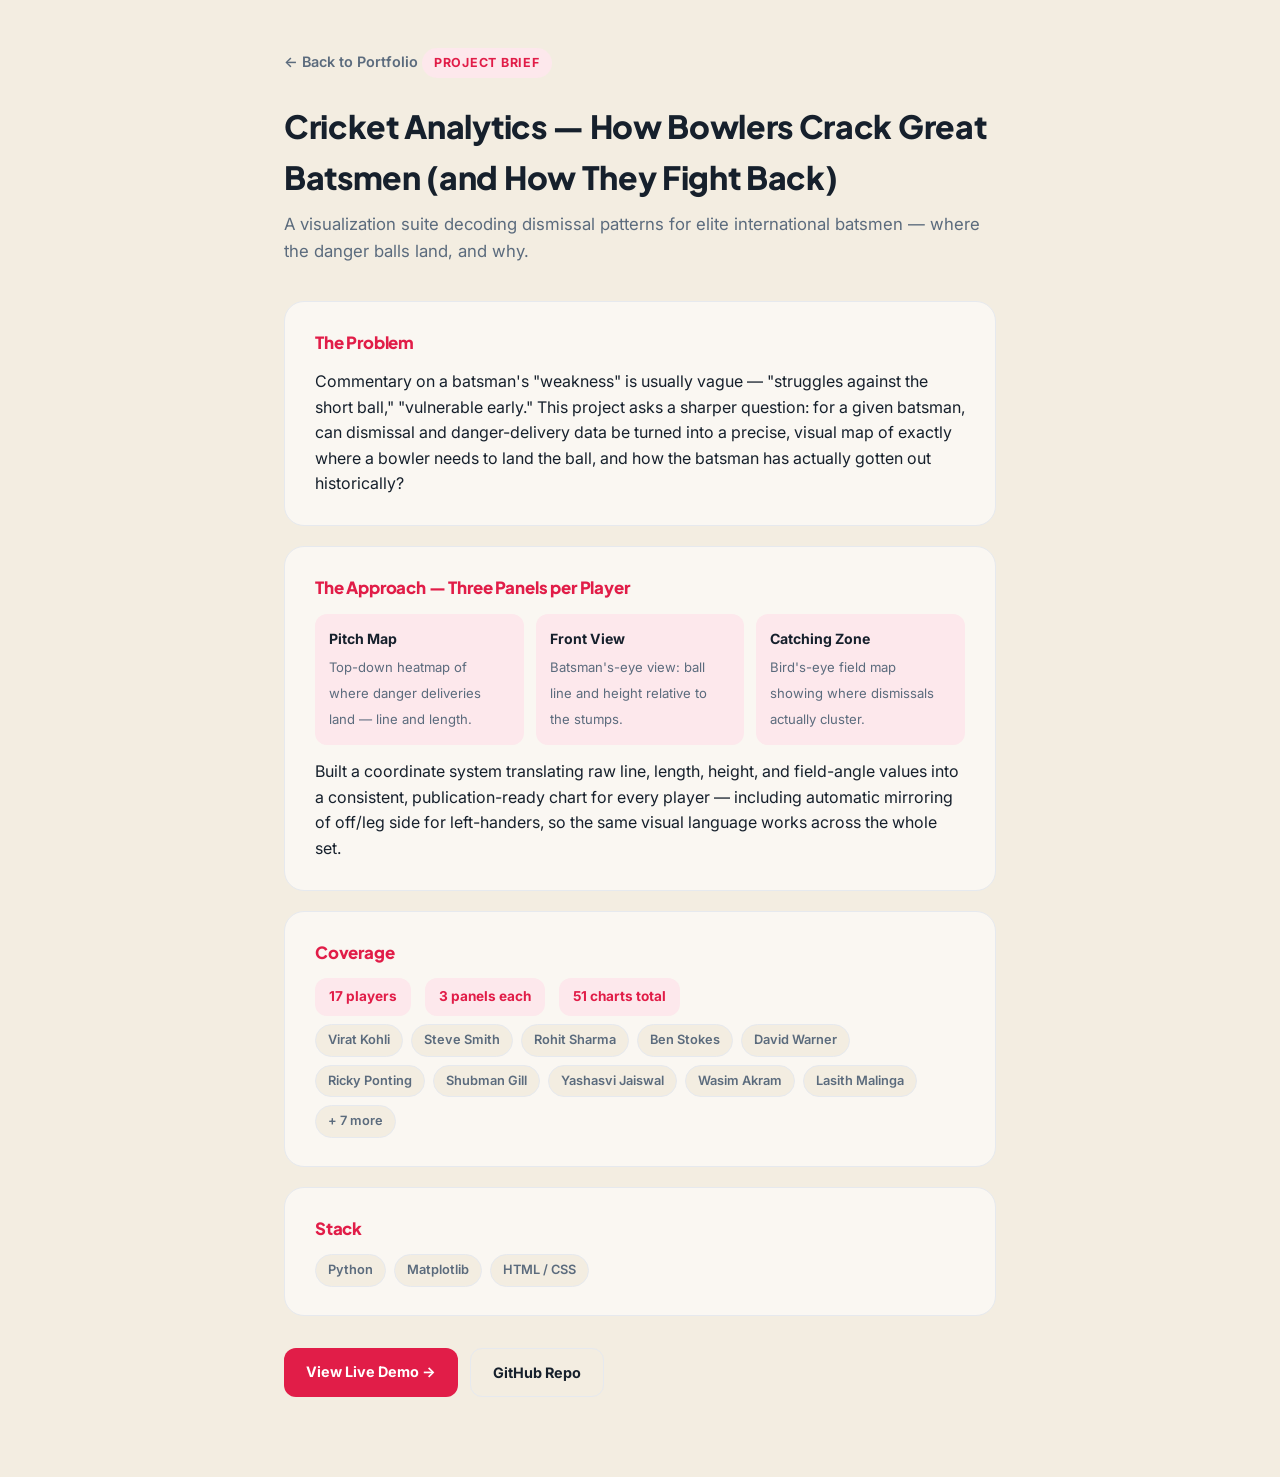
<file: projects/cricket-analytics/brief.html>
<!DOCTYPE html>
<html lang="en">
<head>
<meta charset="UTF-8">
<meta name="viewport" content="width=device-width, initial-scale=1.0">
<title>Project Brief — Cricket Analytics Visualization Suite | Syed Alhmd Husain Kazmi</title>
<link rel="preconnect" href="https://fonts.googleapis.com">
<link href="https://fonts.googleapis.com/css2?family=Plus+Jakarta+Sans:wght@600;700;800&family=Inter:wght@400;500;600;700;800&display=swap" rel="stylesheet">
<link rel="stylesheet" href="../../style.css">
<style>
  :root { --brief-accent: var(--coral); --brief-soft: var(--coral-soft); }
  body { background: var(--paper-alt); }
  .brief-wrap { max-width: 760px; margin: 0 auto; padding: 48px 24px 80px; }
  .brief-back { display: inline-flex; align-items: center; gap: 6px; color: var(--muted); font-size: 0.9rem; font-weight: 600; margin-bottom: 28px; }
  .brief-back:hover { color: var(--brief-accent); }
  .brief-eyebrow { display: inline-block; font-size: 0.78rem; font-weight: 700; letter-spacing: 0.06em; text-transform: uppercase; color: var(--brief-accent); background: var(--brief-soft); padding: 5px 12px; border-radius: 999px; margin-bottom: 14px; }
  .brief-title { font-family: 'Plus Jakarta Sans', sans-serif; font-size: 2rem; font-weight: 800; margin: 0 0 8px; color: var(--ink); }
  .brief-sub { color: var(--muted); font-size: 1.05rem; margin: 0 0 36px; }
  .brief-card { background: var(--paper); border: 1px solid var(--line); border-radius: var(--radius); padding: 28px 30px; margin-bottom: 20px; }
  .brief-card h2 { font-family: 'Plus Jakarta Sans', sans-serif; font-size: 1.05rem; font-weight: 800; margin: 0 0 12px; color: var(--brief-accent); }
  .brief-card p { margin: 0 0 10px; color: var(--ink); }
  .brief-card p:last-child { margin-bottom: 0; }
  .stat-row { display: flex; gap: 14px; flex-wrap: wrap; margin: 6px 0 4px; }
  .stat-pill { background: var(--brief-soft); color: var(--brief-accent); font-weight: 700; font-size: 0.85rem; padding: 8px 14px; border-radius: 12px; }
  .panel-grid { display: grid; grid-template-columns: repeat(3, 1fr); gap: 12px; margin-top: 8px; }
  .panel { background: var(--brief-soft); border-radius: 12px; padding: 14px; }
  .panel b { display: block; color: var(--ink); font-size: 0.88rem; margin-bottom: 4px; }
  .panel span { font-size: 0.82rem; color: var(--muted); }
  .player-row { display: flex; flex-wrap: wrap; gap: 8px; margin-top: 8px; }
  .player-pill { font-size: 0.8rem; font-weight: 600; color: var(--muted); background: var(--paper-alt); border: 1px solid var(--line); padding: 5px 12px; border-radius: 999px; }
  .tag-row { display: flex; flex-wrap: wrap; gap: 8px; margin-top: 8px; }
  .tag-pill { font-size: 0.8rem; font-weight: 600; color: var(--muted); background: var(--paper-alt); border: 1px solid var(--line); padding: 5px 12px; border-radius: 999px; }
  .brief-actions { display: flex; gap: 12px; margin-top: 32px; flex-wrap: wrap; }
  .brief-actions a { font-weight: 700; font-size: 0.9rem; padding: 12px 22px; border-radius: 12px; }
  .brief-actions .primary { background: var(--brief-accent); color: #fff; }
  .brief-actions .secondary { border: 1px solid var(--line); color: var(--ink); }
</style>
</head>
<body>
<div class="brief-wrap">
  <a href="../../index.html#projects" class="brief-back">&larr; Back to Portfolio</a>
  <span class="brief-eyebrow">Project Brief</span>
  <h1 class="brief-title">Cricket Analytics — How Bowlers Crack Great Batsmen (and How They Fight Back)</h1>
  <p class="brief-sub">A visualization suite decoding dismissal patterns for elite international batsmen — where the danger balls land, and why.</p>

  <div class="brief-card">
    <h2>The Problem</h2>
    <p>Commentary on a batsman's "weakness" is usually vague — "struggles against the short ball," "vulnerable early." This project asks a sharper question: for a given batsman, can dismissal and danger-delivery data be turned into a precise, visual map of exactly where a bowler needs to land the ball, and how the batsman has actually gotten out historically?</p>
  </div>

  <div class="brief-card">
    <h2>The Approach — Three Panels per Player</h2>
    <div class="panel-grid">
      <div class="panel"><b>Pitch Map</b><span>Top-down heatmap of where danger deliveries land — line and length.</span></div>
      <div class="panel"><b>Front View</b><span>Batsman's-eye view: ball line and height relative to the stumps.</span></div>
      <div class="panel"><b>Catching Zone</b><span>Bird's-eye field map showing where dismissals actually cluster.</span></div>
    </div>
    <p style="margin-top:14px;">Built a coordinate system translating raw line, length, height, and field-angle values into a consistent, publication-ready chart for every player — including automatic mirroring of off/leg side for left-handers, so the same visual language works across the whole set.</p>
  </div>

  <div class="brief-card">
    <h2>Coverage</h2>
    <div class="stat-row">
      <span class="stat-pill">17 players</span>
      <span class="stat-pill">3 panels each</span>
      <span class="stat-pill">51 charts total</span>
    </div>
    <div class="player-row">
      <span class="player-pill">Virat Kohli</span>
      <span class="player-pill">Steve Smith</span>
      <span class="player-pill">Rohit Sharma</span>
      <span class="player-pill">Ben Stokes</span>
      <span class="player-pill">David Warner</span>
      <span class="player-pill">Ricky Ponting</span>
      <span class="player-pill">Shubman Gill</span>
      <span class="player-pill">Yashasvi Jaiswal</span>
      <span class="player-pill">Wasim Akram</span>
      <span class="player-pill">Lasith Malinga</span>
      <span class="player-pill">+ 7 more</span>
    </div>
  </div>

  <div class="brief-card">
    <h2>Stack</h2>
    <div class="tag-row">
      <span class="tag-pill">Python</span>
      <span class="tag-pill">Matplotlib</span>
      <span class="tag-pill">HTML / CSS</span>
    </div>
  </div>

  <div class="brief-actions">
    <a href="index.html" class="primary">View Live Demo &rarr;</a>
    <a href="https://github.com/Alhmd/cricket-analytics" target="_blank" rel="noopener" class="secondary">GitHub Repo</a>
  </div>
</div>
</body>
</html>
</file>
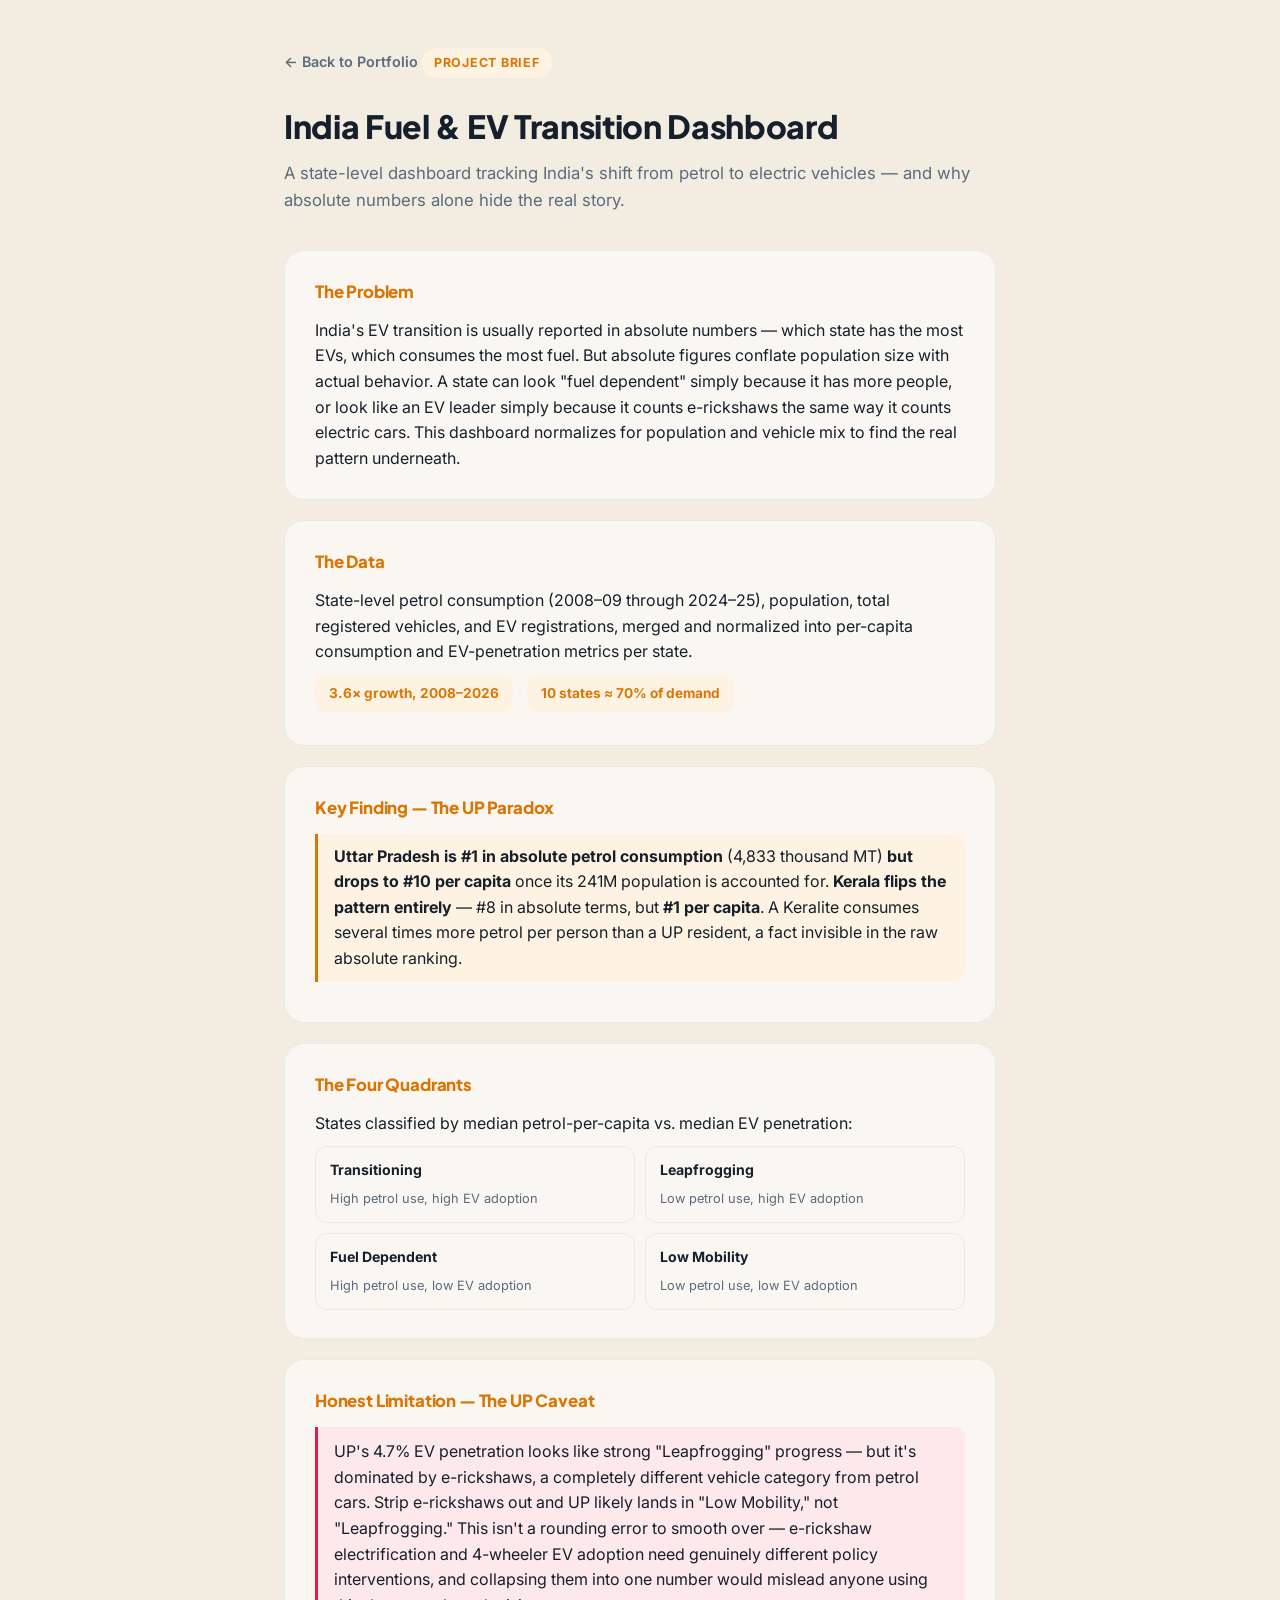
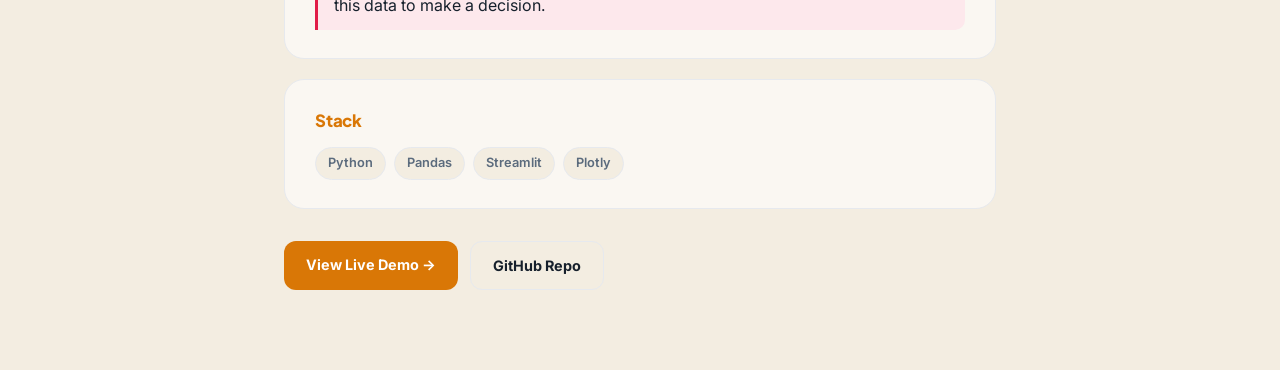
<file: projects/india-fuel-ev/brief.html>
<!DOCTYPE html>
<html lang="en">
<head>
<meta charset="UTF-8">
<meta name="viewport" content="width=device-width, initial-scale=1.0">
<title>Project Brief — India Fuel &amp; EV Transition Dashboard | Syed Alhmd Husain Kazmi</title>
<link rel="preconnect" href="https://fonts.googleapis.com">
<link href="https://fonts.googleapis.com/css2?family=Plus+Jakarta+Sans:wght@600;700;800&family=Inter:wght@400;500;600;700;800&display=swap" rel="stylesheet">
<link rel="stylesheet" href="../../style.css">
<style>
  :root { --brief-accent: var(--amber); --brief-soft: var(--amber-soft); }
  body { background: var(--paper-alt); }
  .brief-wrap { max-width: 760px; margin: 0 auto; padding: 48px 24px 80px; }
  .brief-back { display: inline-flex; align-items: center; gap: 6px; color: var(--muted); font-size: 0.9rem; font-weight: 600; margin-bottom: 28px; }
  .brief-back:hover { color: var(--brief-accent); }
  .brief-eyebrow { display: inline-block; font-size: 0.78rem; font-weight: 700; letter-spacing: 0.06em; text-transform: uppercase; color: var(--brief-accent); background: var(--brief-soft); padding: 5px 12px; border-radius: 999px; margin-bottom: 14px; }
  .brief-title { font-family: 'Plus Jakarta Sans', sans-serif; font-size: 2rem; font-weight: 800; margin: 0 0 8px; color: var(--ink); }
  .brief-sub { color: var(--muted); font-size: 1.05rem; margin: 0 0 36px; }
  .brief-card { background: var(--paper); border: 1px solid var(--line); border-radius: var(--radius); padding: 28px 30px; margin-bottom: 20px; }
  .brief-card h2 { font-family: 'Plus Jakarta Sans', sans-serif; font-size: 1.05rem; font-weight: 800; margin: 0 0 12px; color: var(--brief-accent); }
  .brief-card p { margin: 0 0 10px; color: var(--ink); }
  .brief-card p:last-child { margin-bottom: 0; }
  .stat-row { display: flex; gap: 14px; flex-wrap: wrap; margin: 6px 0 4px; }
  .stat-pill { background: var(--brief-soft); color: var(--brief-accent); font-weight: 700; font-size: 0.85rem; padding: 8px 14px; border-radius: 12px; }
  .finding { border-left: 3px solid var(--brief-accent); padding: 10px 16px; margin: 12px 0; background: var(--brief-soft); border-radius: 0 10px 10px 0; }
  .finding b { color: var(--ink); }
  .quad-grid { display: grid; grid-template-columns: 1fr 1fr; gap: 10px; margin-top: 8px; }
  .quad { border: 1px solid var(--line); border-radius: 12px; padding: 12px 14px; }
  .quad b { display: block; font-size: 0.88rem; margin-bottom: 3px; color: var(--ink); }
  .quad span { font-size: 0.8rem; color: var(--muted); }
  .limitations { border-left: 3px solid var(--coral); background: var(--coral-soft); border-radius: 0 10px 10px 0; padding: 12px 16px; }
  .tag-row { display: flex; flex-wrap: wrap; gap: 8px; margin-top: 8px; }
  .tag-pill { font-size: 0.8rem; font-weight: 600; color: var(--muted); background: var(--paper-alt); border: 1px solid var(--line); padding: 5px 12px; border-radius: 999px; }
  .brief-actions { display: flex; gap: 12px; margin-top: 32px; flex-wrap: wrap; }
  .brief-actions a { font-weight: 700; font-size: 0.9rem; padding: 12px 22px; border-radius: 12px; }
  .brief-actions .primary { background: var(--brief-accent); color: #fff; }
  .brief-actions .secondary { border: 1px solid var(--line); color: var(--ink); }
</style>
</head>
<body>
<div class="brief-wrap">
  <a href="../../index.html#projects" class="brief-back">&larr; Back to Portfolio</a>
  <span class="brief-eyebrow">Project Brief</span>
  <h1 class="brief-title">India Fuel &amp; EV Transition Dashboard</h1>
  <p class="brief-sub">A state-level dashboard tracking India's shift from petrol to electric vehicles — and why absolute numbers alone hide the real story.</p>

  <div class="brief-card">
    <h2>The Problem</h2>
    <p>India's EV transition is usually reported in absolute numbers — which state has the most EVs, which consumes the most fuel. But absolute figures conflate population size with actual behavior. A state can look "fuel dependent" simply because it has more people, or look like an EV leader simply because it counts e-rickshaws the same way it counts electric cars. This dashboard normalizes for population and vehicle mix to find the real pattern underneath.</p>
  </div>

  <div class="brief-card">
    <h2>The Data</h2>
    <p>State-level petrol consumption (2008–09 through 2024–25), population, total registered vehicles, and EV registrations, merged and normalized into per-capita consumption and EV-penetration metrics per state.</p>
    <div class="stat-row">
      <span class="stat-pill">3.6× growth, 2008–2026</span>
      <span class="stat-pill">10 states ≈ 70% of demand</span>
    </div>
  </div>

  <div class="brief-card">
    <h2>Key Finding — The UP Paradox</h2>
    <div class="finding"><b>Uttar Pradesh is #1 in absolute petrol consumption</b> (4,833 thousand MT) <b>but drops to #10 per capita</b> once its 241M population is accounted for. <b>Kerala flips the pattern entirely</b> — #8 in absolute terms, but <b>#1 per capita</b>. A Keralite consumes several times more petrol per person than a UP resident, a fact invisible in the raw absolute ranking.</div>
  </div>

  <div class="brief-card">
    <h2>The Four Quadrants</h2>
    <p>States classified by median petrol-per-capita vs. median EV penetration:</p>
    <div class="quad-grid">
      <div class="quad"><b>Transitioning</b><span>High petrol use, high EV adoption</span></div>
      <div class="quad"><b>Leapfrogging</b><span>Low petrol use, high EV adoption</span></div>
      <div class="quad"><b>Fuel Dependent</b><span>High petrol use, low EV adoption</span></div>
      <div class="quad"><b>Low Mobility</b><span>Low petrol use, low EV adoption</span></div>
    </div>
  </div>

  <div class="brief-card">
    <h2>Honest Limitation — The UP Caveat</h2>
    <div class="limitations">UP's 4.7% EV penetration looks like strong "Leapfrogging" progress — but it's dominated by e-rickshaws, a completely different vehicle category from petrol cars. Strip e-rickshaws out and UP likely lands in "Low Mobility," not "Leapfrogging." This isn't a rounding error to smooth over — e-rickshaw electrification and 4-wheeler EV adoption need genuinely different policy interventions, and collapsing them into one number would mislead anyone using this data to make a decision.</div>
  </div>

  <div class="brief-card">
    <h2>Stack</h2>
    <div class="tag-row">
      <span class="tag-pill">Python</span>
      <span class="tag-pill">Pandas</span>
      <span class="tag-pill">Streamlit</span>
      <span class="tag-pill">Plotly</span>
    </div>
  </div>

  <div class="brief-actions">
    <a href="index.html" class="primary">View Live Demo &rarr;</a>
    <a href="https://github.com/Alhmd/india-fuel-ev" target="_blank" rel="noopener" class="secondary">GitHub Repo</a>
  </div>
</div>
</body>
</html>
</file>
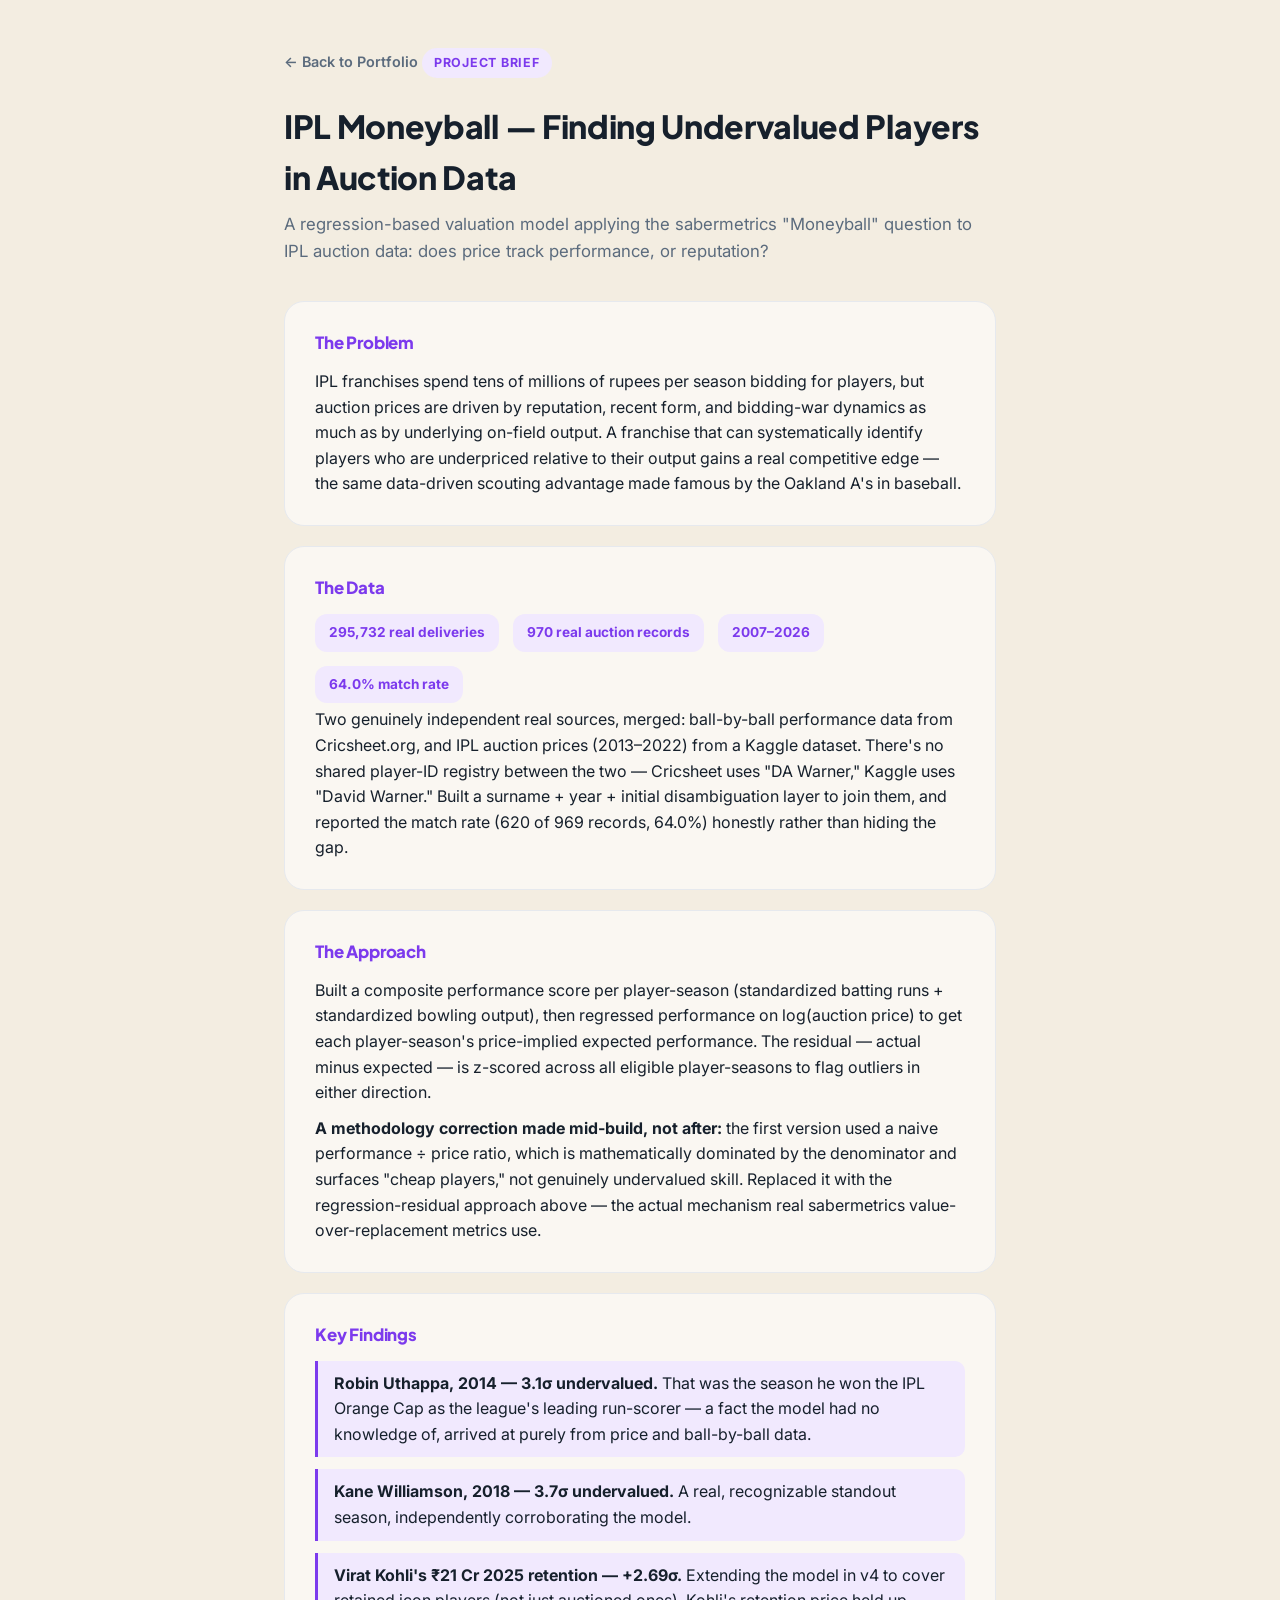
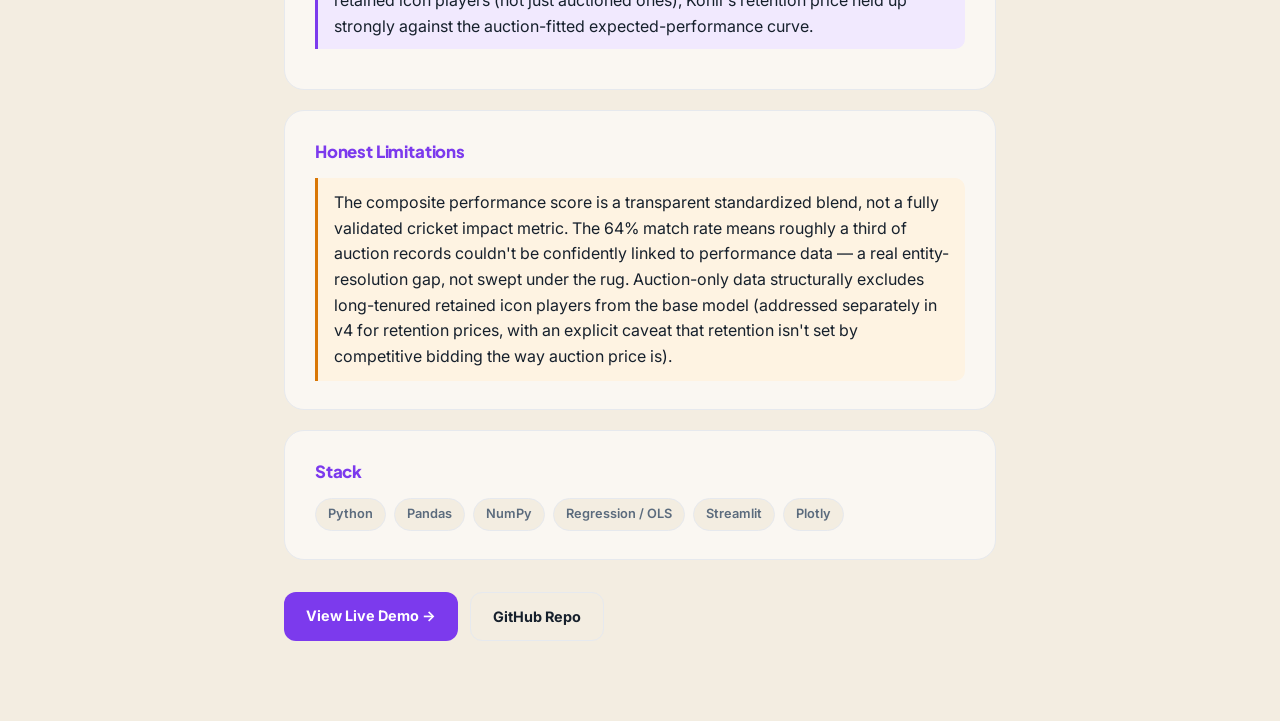
<file: projects/ipl-moneyball/brief.html>
<!DOCTYPE html>
<html lang="en">
<head>
<meta charset="UTF-8">
<meta name="viewport" content="width=device-width, initial-scale=1.0">
<title>Project Brief — IPL Moneyball Analytics | Syed Alhmd Husain Kazmi</title>
<link rel="preconnect" href="https://fonts.googleapis.com">
<link href="https://fonts.googleapis.com/css2?family=Plus+Jakarta+Sans:wght@600;700;800&family=Inter:wght@400;500;600;700;800&display=swap" rel="stylesheet">
<link rel="stylesheet" href="../../style.css">
<style>
  :root { --brief-accent: var(--violet); --brief-soft: var(--violet-soft); }
  body { background: var(--paper-alt); }
  .brief-wrap { max-width: 760px; margin: 0 auto; padding: 48px 24px 80px; }
  .brief-back { display: inline-flex; align-items: center; gap: 6px; color: var(--muted); font-size: 0.9rem; font-weight: 600; margin-bottom: 28px; }
  .brief-back:hover { color: var(--brief-accent); }
  .brief-eyebrow { display: inline-block; font-size: 0.78rem; font-weight: 700; letter-spacing: 0.06em; text-transform: uppercase; color: var(--brief-accent); background: var(--brief-soft); padding: 5px 12px; border-radius: 999px; margin-bottom: 14px; }
  .brief-title { font-family: 'Plus Jakarta Sans', sans-serif; font-size: 2rem; font-weight: 800; margin: 0 0 8px; color: var(--ink); }
  .brief-sub { color: var(--muted); font-size: 1.05rem; margin: 0 0 36px; }
  .brief-card { background: var(--paper); border: 1px solid var(--line); border-radius: var(--radius); padding: 28px 30px; margin-bottom: 20px; }
  .brief-card h2 { font-family: 'Plus Jakarta Sans', sans-serif; font-size: 1.05rem; font-weight: 800; margin: 0 0 12px; color: var(--brief-accent); }
  .brief-card p { margin: 0 0 10px; color: var(--ink); }
  .brief-card p:last-child { margin-bottom: 0; }
  .stat-row { display: flex; gap: 14px; flex-wrap: wrap; margin: 6px 0 4px; }
  .stat-pill { background: var(--brief-soft); color: var(--brief-accent); font-weight: 700; font-size: 0.85rem; padding: 8px 14px; border-radius: 12px; }
  .finding { border-left: 3px solid var(--brief-accent); padding: 10px 16px; margin: 12px 0; background: var(--brief-soft); border-radius: 0 10px 10px 0; }
  .finding b { color: var(--ink); }
  .limitations { border-left: 3px solid var(--amber); background: var(--amber-soft); border-radius: 0 10px 10px 0; padding: 12px 16px; }
  .tag-row { display: flex; flex-wrap: wrap; gap: 8px; margin-top: 8px; }
  .tag-pill { font-size: 0.8rem; font-weight: 600; color: var(--muted); background: var(--paper-alt); border: 1px solid var(--line); padding: 5px 12px; border-radius: 999px; }
  .brief-actions { display: flex; gap: 12px; margin-top: 32px; flex-wrap: wrap; }
  .brief-actions a { font-weight: 700; font-size: 0.9rem; padding: 12px 22px; border-radius: 12px; }
  .brief-actions .primary { background: var(--brief-accent); color: #fff; }
  .brief-actions .secondary { border: 1px solid var(--line); color: var(--ink); }
</style>
</head>
<body>
<div class="brief-wrap">
  <a href="../../index.html#projects" class="brief-back">&larr; Back to Portfolio</a>
  <span class="brief-eyebrow">Project Brief</span>
  <h1 class="brief-title">IPL Moneyball — Finding Undervalued Players in Auction Data</h1>
  <p class="brief-sub">A regression-based valuation model applying the sabermetrics "Moneyball" question to IPL auction data: does price track performance, or reputation?</p>

  <div class="brief-card">
    <h2>The Problem</h2>
    <p>IPL franchises spend tens of millions of rupees per season bidding for players, but auction prices are driven by reputation, recent form, and bidding-war dynamics as much as by underlying on-field output. A franchise that can systematically identify players who are underpriced relative to their output gains a real competitive edge — the same data-driven scouting advantage made famous by the Oakland A's in baseball.</p>
  </div>

  <div class="brief-card">
    <h2>The Data</h2>
    <div class="stat-row">
      <span class="stat-pill">295,732 real deliveries</span>
      <span class="stat-pill">970 real auction records</span>
      <span class="stat-pill">2007–2026</span>
      <span class="stat-pill">64.0% match rate</span>
    </div>
    <p>Two genuinely independent real sources, merged: ball-by-ball performance data from Cricsheet.org, and IPL auction prices (2013–2022) from a Kaggle dataset. There's no shared player-ID registry between the two — Cricsheet uses "DA Warner," Kaggle uses "David Warner." Built a surname + year + initial disambiguation layer to join them, and reported the match rate (620 of 969 records, 64.0%) honestly rather than hiding the gap.</p>
  </div>

  <div class="brief-card">
    <h2>The Approach</h2>
    <p>Built a composite performance score per player-season (standardized batting runs + standardized bowling output), then regressed performance on log(auction price) to get each player-season's price-implied expected performance. The residual — actual minus expected — is z-scored across all eligible player-seasons to flag outliers in either direction.</p>
    <p><b>A methodology correction made mid-build, not after:</b> the first version used a naive performance ÷ price ratio, which is mathematically dominated by the denominator and surfaces "cheap players," not genuinely undervalued skill. Replaced it with the regression-residual approach above — the actual mechanism real sabermetrics value-over-replacement metrics use.</p>
  </div>

  <div class="brief-card">
    <h2>Key Findings</h2>
    <div class="finding"><b>Robin Uthappa, 2014 — 3.1σ undervalued.</b> That was the season he won the IPL Orange Cap as the league's leading run-scorer — a fact the model had no knowledge of, arrived at purely from price and ball-by-ball data.</div>
    <div class="finding"><b>Kane Williamson, 2018 — 3.7σ undervalued.</b> A real, recognizable standout season, independently corroborating the model.</div>
    <div class="finding"><b>Virat Kohli's ₹21 Cr 2025 retention — +2.69σ.</b> Extending the model in v4 to cover retained icon players (not just auctioned ones), Kohli's retention price held up strongly against the auction-fitted expected-performance curve.</div>
  </div>

  <div class="brief-card">
    <h2>Honest Limitations</h2>
    <div class="limitations">The composite performance score is a transparent standardized blend, not a fully validated cricket impact metric. The 64% match rate means roughly a third of auction records couldn't be confidently linked to performance data — a real entity-resolution gap, not swept under the rug. Auction-only data structurally excludes long-tenured retained icon players from the base model (addressed separately in v4 for retention prices, with an explicit caveat that retention isn't set by competitive bidding the way auction price is).</div>
  </div>

  <div class="brief-card">
    <h2>Stack</h2>
    <div class="tag-row">
      <span class="tag-pill">Python</span>
      <span class="tag-pill">Pandas</span>
      <span class="tag-pill">NumPy</span>
      <span class="tag-pill">Regression / OLS</span>
      <span class="tag-pill">Streamlit</span>
      <span class="tag-pill">Plotly</span>
    </div>
  </div>

  <div class="brief-actions">
    <a href="index.html" class="primary">View Live Demo &rarr;</a>
    <a href="https://github.com/Alhmd/ipl-moneyball" target="_blank" rel="noopener" class="secondary">GitHub Repo</a>
  </div>
</div>
</body>
</html>
</file>
<file: style.css>
:root {
  --navy: #0b1f3a;
  --navy-deep: #060f1f;
  --accent: #2f6fed;
  --accent-soft: #e8f0fe;
  --gold: #c9a86a;
  --gold-soft: #f5ecd8;
  --ink: #16202c;
  --muted: #5b6b7d;
  --line: #e6e9ee;
  --paper: #faf7f2;
  --paper-alt: #f3ede1;
  --radius: 20px;
  --maxw: 1100px;

  /* Extended accent palette */
  --blue: #2f6fed;       --blue-soft: #e8f0fe;
  --teal: #0d9488;       --teal-soft: #e2f6f3;
  --amber: #d97706;      --amber-soft: #fef3e2;
  --coral: #e11d48;      --coral-soft: #fde8ec;
  --violet: #7c3aed;     --violet-soft: #f1e9fe;
  --green: #16a34a;      --green-soft: #e7f8ed;
}

* { box-sizing: border-box; }
html { scroll-behavior: smooth; }

body {
  margin: 0;
  font-family: 'Inter', -apple-system, BlinkMacSystemFont, sans-serif;
  color: var(--ink);
  background: var(--paper);
  line-height: 1.6;
}

a { color: inherit; text-decoration: none; }

h1, h2, h3, .timeline-head h3, .project-card h3, .bento-card h3, .about-story h3, .beyond-card h3 {
  font-family: 'Fraunces', 'Plus Jakarta Sans', serif;
  font-weight: 600;
  letter-spacing: -0.01em;
}
.nav-logo {
  font-family: 'Plus Jakarta Sans', 'Inter', sans-serif;
}

.material-symbols-outlined {
  font-variation-settings: 'FILL' 0, 'wght' 400, 'GRAD' 0, 'opsz' 24;
  vertical-align: middle;
  line-height: 1;
}

/* Nav */
#navbar {
  position: fixed;
  top: 0; left: 0; right: 0;
  z-index: 100;
  background: rgba(255,255,255,0.72);
  backdrop-filter: blur(20px);
  -webkit-backdrop-filter: blur(20px);
  border-bottom: 1px solid var(--line);
  transition: transform 0.3s ease;
}
.nav-inner {
  max-width: var(--maxw);
  margin: 0 auto;
  padding: 16px 24px;
  display: flex;
  align-items: center;
  justify-content: space-between;
}
.nav-logo {
  display: flex;
  align-items: center;
  gap: 6px;
  font-weight: 800;
  letter-spacing: 0.08em;
  color: var(--navy);
}
.nav-logo .material-symbols-outlined { color: var(--accent); font-size: 1.3rem; }
.nav-links {
  list-style: none;
  display: flex;
  gap: 28px;
  margin: 0; padding: 0;
}
.nav-links a {
  position: relative;
  font-size: 14px;
  font-weight: 500;
  color: var(--muted);
  transition: color 0.15s;
  padding-bottom: 3px;
}
.nav-links a:hover { color: var(--navy); }
.nav-links a.active { color: var(--navy); }
.nav-links a.active::after {
  content: "";
  position: absolute;
  left: 0; right: 0; bottom: -2px;
  height: 2px;
  border-radius: 999px;
  background: var(--gold);
}
#navToggle {
  display: none;
  background: none;
  border: none;
  font-size: 22px;
  cursor: pointer;
  color: var(--navy);
}

@media (max-width: 780px) {
  .nav-links {
    position: fixed;
    top: 58px; right: 0;
    background: var(--paper);
    flex-direction: column;
    gap: 0;
    width: 220px;
    border: 1px solid var(--line);
    border-radius: 0 0 0 12px;
    transform: translateX(100%);
    transition: transform 0.25s ease;
  }
  .nav-links.open { transform: translateX(0); }
  .nav-links li { padding: 14px 20px; border-bottom: 1px solid var(--line); }
  #navToggle { display: block; }
}

/* Hero */
.hero {
  position: relative;
  min-height: 100vh;
  display: flex;
  align-items: center;
  background:
    radial-gradient(900px 520px at 90% -10%, rgba(124,58,237,0.14), transparent),
    radial-gradient(760px 480px at 4% 6%, rgba(47,111,237,0.14), transparent),
    radial-gradient(680px 460px at 55% 105%, rgba(217,119,6,0.12), transparent),
    linear-gradient(180deg, #fdfaf5 0%, var(--paper-alt) 100%);
  padding: 100px 24px 60px;
  overflow: hidden;
}
.hero-inner {
  max-width: var(--maxw);
  margin: 0 auto;
  display: grid;
  grid-template-columns: 1.3fr 0.7fr;
  gap: 48px;
  align-items: center;
}
.eyebrow {
  color: var(--accent);
  font-weight: 600;
  font-size: 13px;
  letter-spacing: 0.08em;
  text-transform: uppercase;
  margin: 0 0 14px;
}
.hero h1 {
  font-size: clamp(2.2rem, 5vw, 3.4rem);
  font-weight: 800;
  margin: 0 0 18px;
  color: var(--navy);
  line-height: 1.1;
}
.hero-sub {
  font-size: 1.1rem;
  color: var(--muted);
  max-width: 560px;
  margin: 0 0 32px;
}
.hero-cta { display: flex; gap: 14px; flex-wrap: wrap; margin-bottom: 24px; }
.btn {
  display: inline-block;
  padding: 13px 26px;
  border-radius: 999px;
  font-weight: 600;
  font-size: 14px;
  transition: transform 0.15s, box-shadow 0.15s;
}
.btn-primary {
  background: var(--navy);
  color: #fff;
}
.btn-primary:hover { transform: translateY(-2px); box-shadow: 0 10px 20px rgba(11,31,58,0.25); }
.btn-outline {
  border: 1.5px solid var(--line);
  color: var(--navy);
}
.btn-outline:hover { border-color: var(--accent); color: var(--accent); }
.hero-links { display: flex; gap: 20px; flex-wrap: wrap; }
.hero-links a {
  font-size: 14px;
  font-weight: 500;
  color: var(--muted);
  border-bottom: 1px solid transparent;
}
.hero-links a:hover { color: var(--accent); border-color: var(--accent); }

.hero-photo {
  position: relative;
  justify-self: center;
  transition: transform 0.2s ease-out;
  will-change: transform;
}
.hero-photo img {
  width: 280px;
  height: 280px;
  object-fit: cover;
  border-radius: 28px;
  box-shadow: 0 30px 60px -20px rgba(11,31,58,0.35);
  border: 6px solid #fff;
  display: block;
}
.hero-stat {
  position: absolute;
  display: flex;
  flex-direction: column;
  gap: 1px;
  background: rgba(255,255,255,0.92);
  backdrop-filter: blur(8px);
  border: 1px solid #fff;
  border-radius: 14px;
  padding: 8px 14px;
  box-shadow: 0 12px 30px -12px rgba(11,31,58,0.3);
}
.hero-stat-exp { top: 18px; left: -22px; }
.hero-stat-proj { bottom: 64px; right: -22px; }
.hero-stat-lbl { font-size: 0.62rem; font-weight: 700; letter-spacing: 0.1em; text-transform: uppercase; color: var(--muted); }
.hero-stat-val { font-family: 'Fraunces', serif; font-size: 1.4rem; font-weight: 600; color: var(--navy); line-height: 1.1; }
.hero-photo-tag {
  position: absolute;
  left: 14px; right: 14px; bottom: 14px;
  display: flex;
  align-items: center;
  justify-content: space-between;
  gap: 8px;
  background: rgba(255,255,255,0.9);
  backdrop-filter: blur(8px);
  border-radius: 14px;
  padding: 8px 12px;
  font-size: 0.78rem;
  font-weight: 600;
  color: var(--navy);
}
.hero-photo-dot { width: 8px; height: 8px; border-radius: 50%; background: #22c55e; box-shadow: 0 0 0 3px rgba(34,197,94,0.25); flex-shrink: 0; order: 2; }
@media (max-width: 780px) {
  .hero-stat { display: none; }
}

.hero-scroll {
  position: absolute;
  bottom: 28px; left: 50%;
  transform: translateX(-50%);
}
.hero-scroll span {
  display: block;
  width: 1px; height: 40px;
  background: linear-gradient(var(--muted), transparent);
  animation: scrollpulse 1.8s infinite;
}
@keyframes scrollpulse {
  0% { opacity: 0.2; }
  50% { opacity: 1; }
  100% { opacity: 0.2; }
}

@media (max-width: 780px) {
  .hero-inner { grid-template-columns: 1fr; text-align: center; }
  .hero-cta, .hero-links { justify-content: center; }
  .hero-photo img { width: 200px; height: 200px; }
}

/* Client marquee */
.marquee-wrap {
  background: var(--paper);
  padding: 36px 24px 44px;
  text-align: center;
}
.marquee-label {
  font-size: 0.72rem;
  font-weight: 700;
  letter-spacing: 0.18em;
  text-transform: uppercase;
  color: var(--muted);
  margin: 0 0 18px;
}
.marquee-mask {
  position: relative;
  max-width: var(--maxw);
  margin: 0 auto;
  overflow: hidden;
  -webkit-mask-image: linear-gradient(90deg, transparent, #000 10%, #000 90%, transparent);
  mask-image: linear-gradient(90deg, transparent, #000 10%, #000 90%, transparent);
}
.marquee-track {
  display: flex;
  align-items: center;
  gap: 52px;
  width: max-content;
  animation: marquee-scroll 28s linear infinite;
}
.marquee-track span {
  font-family: 'Fraunces', serif;
  font-size: 1.35rem;
  color: #b9bfc8;
  white-space: nowrap;
}
@keyframes marquee-scroll {
  from { transform: translateX(0); }
  to { transform: translateX(-50%); }
}

/* Sections */
.section { padding: 96px 24px; }
.section-alt { background: var(--paper-alt); }
.section-inner { max-width: var(--maxw); margin: 0 auto; }
.section-title {
  display: flex;
  align-items: center;
  gap: 14px;
  font-size: 1.8rem;
  font-weight: 800;
  color: var(--navy);
  margin: 0 0 40px;
}
.tag {
  font-size: 0.85rem;
  font-weight: 700;
  color: var(--accent);
  background: var(--accent-soft);
  padding: 4px 10px;
  border-radius: 8px;
}
main .section:nth-of-type(1) .tag { color: var(--blue);   background: var(--blue-soft); }
main .section:nth-of-type(2) .tag { color: var(--teal);   background: var(--teal-soft); }
main .section:nth-of-type(3) .tag { color: var(--amber);  background: var(--amber-soft); }
main .section:nth-of-type(4) .tag { color: var(--violet); background: var(--violet-soft); }
main .section:nth-of-type(5) .tag { color: var(--coral);  background: var(--coral-soft); }
main .section:nth-of-type(6) .tag { color: var(--green);  background: var(--green-soft); }

/* About */
.about-grid {
  display: grid;
  grid-template-columns: 0.9fr 1.1fr;
  gap: 48px;
}
.about-summary p { color: var(--ink); font-size: 1.02rem; }
.about-stats {
  display: grid;
  grid-template-columns: 1fr 1fr;
  gap: 24px;
  max-width: 320px;
  padding-top: 24px;
  margin-top: 8px;
  border-top: 1px solid var(--line);
}
.stat-num {
  display: block;
  font-family: 'Plus Jakarta Sans', sans-serif;
  font-size: 2.2rem;
  font-weight: 800;
  color: var(--accent);
  line-height: 1.1;
}
.stat-lbl {
  display: block;
  font-size: 0.72rem;
  font-weight: 700;
  color: var(--muted);
  text-transform: uppercase;
  letter-spacing: 0.05em;
  margin-top: 2px;
}
.about-story {
  background: var(--paper);
  border: 1px solid var(--line);
  border-radius: var(--radius);
  padding: 28px 32px;
}
.about-story h3 {
  margin-top: 0;
  color: var(--navy);
  font-size: 1.05rem;
}
.about-story p { color: var(--muted); font-size: 0.98rem; }
@media (max-width: 900px) {
  .about-grid { grid-template-columns: 1fr; }
}

/* Timeline */
.timeline { position: relative; padding-left: 28px; border-left: 2px solid var(--line); }
.timeline-item { position: relative; margin-bottom: 46px; }
.timeline-item:last-child { margin-bottom: 0; }
.timeline-marker {
  position: absolute;
  left: -34px; top: 4px;
  width: 12px; height: 12px;
  border-radius: 50%;
  background: var(--accent);
  box-shadow: 0 0 0 4px var(--accent-soft);
}
.timeline-item:nth-of-type(1) .timeline-marker { background: var(--teal);  box-shadow: 0 0 0 4px var(--teal-soft); }
.timeline-item:nth-of-type(2) .timeline-marker { background: var(--amber); box-shadow: 0 0 0 4px var(--amber-soft); }
.timeline-item:nth-of-type(3) .timeline-marker { background: var(--blue);  box-shadow: 0 0 0 4px var(--blue-soft); }
.timeline-item:nth-of-type(1) .timeline-date { color: var(--teal); }
.timeline-item:nth-of-type(2) .timeline-date { color: var(--amber); }
.timeline-item:nth-of-type(3) .timeline-date { color: var(--blue); }
.timeline-head {
  display: flex;
  justify-content: space-between;
  align-items: baseline;
  flex-wrap: wrap;
  gap: 8px;
}
.timeline-head h3 { margin: 0; color: var(--navy); font-size: 1.15rem; }
.timeline-date-group { display: inline-flex; align-items: center; gap: 10px; }
.timeline-date { font-size: 0.85rem; color: var(--accent); font-weight: 600; }
.current-badge {
  display: inline-flex;
  align-items: center;
  gap: 6px;
  font-size: 0.68rem;
  font-weight: 700;
  letter-spacing: 0.06em;
  text-transform: uppercase;
  color: #15803d;
  background: #ecfdf3;
  border: 1px solid #bbf7d0;
  padding: 3px 10px 3px 8px;
  border-radius: 999px;
}
.current-dot { width: 6px; height: 6px; border-radius: 50%; background: #22c55e; box-shadow: 0 0 0 3px rgba(34,197,94,0.25); animation: current-pulse 1.8s infinite; }
@keyframes current-pulse {
  0%, 100% { opacity: 1; }
  50% { opacity: 0.4; }
}
.timeline-org { margin: 4px 0 12px; color: var(--muted); font-weight: 500; }
.timeline-content ul { margin: 0; padding: 0; list-style: none; color: var(--ink); }
.timeline-content li {
  display: flex;
  align-items: flex-start;
  gap: 8px;
  margin-bottom: 8px;
}
.timeline-content li .material-symbols-outlined {
  font-size: 1.05rem;
  color: var(--accent);
  margin-top: 3px;
  flex-shrink: 0;
}
.timeline-item:nth-of-type(1) li .material-symbols-outlined { color: var(--teal); }
.timeline-item:nth-of-type(2) li .material-symbols-outlined { color: var(--amber); }
.timeline-item:nth-of-type(3) li .material-symbols-outlined { color: var(--blue); }

/* Projects */
.project-grid {
  display: grid;
  grid-template-columns: repeat(auto-fit, minmax(250px, 1fr));
  gap: 22px;
}
.project-card {
  position: relative;
  display: flex;
  flex-direction: column;
  background: var(--paper);
  border: 1px solid var(--line);
  border-radius: var(--radius);
  padding: 26px;
  overflow: hidden;
  transition: transform 0.18s, box-shadow 0.18s, border-color 0.18s;
  background-image: radial-gradient(360px circle at var(--x, 50%) var(--y, 50%), rgba(201,168,106,0.10), transparent 55%);
}
.project-card:hover {
  transform: translateY(-4px);
  box-shadow: 0 20px 40px -24px rgba(11,31,58,0.3);
  border-color: var(--accent);
}
.project-card-static { cursor: default; }
.project-card-static:hover { transform: none; box-shadow: none; border-color: var(--line); }
.project-card-top {
  display: flex;
  justify-content: space-between;
  align-items: center;
  margin-bottom: 14px;
}
.project-icon {
  width: 48px; height: 48px;
  display: flex; align-items: center; justify-content: center;
  border-radius: 14px;
  background: var(--paper-alt);
}
.project-icon .material-symbols-outlined { font-size: 1.5rem; }
.icon-coral  { background: var(--coral-soft); color: var(--coral); }
.icon-violet { background: var(--violet-soft); color: var(--violet); }
.icon-amber  { background: var(--amber-soft); color: var(--amber); }
.icon-teal   { background: var(--teal-soft); color: var(--teal); }
.project-link-arrow {
  color: var(--accent);
  font-weight: 700;
  opacity: 0;
  transform: translateX(-6px);
  transition: all 0.18s;
}
.project-card:hover .project-link-arrow { opacity: 1; transform: translateX(0); }
.project-card h3 { margin: 0 0 8px; font-size: 1.1rem; color: var(--navy); }
.project-card p { margin: 0 0 16px; color: var(--muted); font-size: 0.94rem; }
.project-tag {
  font-size: 0.78rem;
  font-weight: 600;
  color: var(--accent);
  text-transform: uppercase;
  letter-spacing: 0.03em;
}
.tag-coral  { color: var(--coral); }
.tag-violet { color: var(--violet); }
.tag-amber  { color: var(--amber); }
.tag-teal   { color: var(--teal); }

.project-actions {
  display: flex;
  align-items: center;
  gap: 10px;
  margin-top: auto;
  padding-top: 18px;
  min-height: 40px;
  flex-wrap: nowrap;
}
.project-action-btn {
  font-size: 0.85rem;
  font-weight: 600;
  color: #fff;
  background: var(--accent);
  padding: 8px 14px;
  border-radius: 8px;
  text-decoration: none;
  transition: opacity 0.18s;
}
.project-action-btn:hover { opacity: 0.85; }
.project-action-link {
  font-size: 0.85rem;
  font-weight: 600;
  color: var(--muted);
  text-decoration: none;
  border: 1px solid var(--line);
  padding: 8px 14px;
  border-radius: 8px;
  transition: color 0.18s, border-color 0.18s, background 0.18s;
}
.project-action-link:hover { color: var(--accent); border-color: var(--accent); background: var(--paper-alt); }
.project-status-badge {
  display: inline-block;
  font-size: 0.78rem;
  font-weight: 700;
  color: var(--muted);
  background: var(--paper-alt);
  border: 1px dashed var(--line);
  padding: 7px 14px;
  border-radius: 8px;
}

.project-card:hover { border-color: var(--accent); }
.project-card:has(.icon-coral):hover  { border-color: var(--coral); }
.project-card:has(.icon-violet):hover { border-color: var(--violet); }
.project-card:has(.icon-amber):hover  { border-color: var(--amber); }
.project-card:has(.icon-teal):hover   { border-color: var(--teal); }
.project-card:has(.icon-coral):hover  .project-link-arrow { color: var(--coral); }
.project-card:has(.icon-violet):hover .project-link-arrow { color: var(--violet); }
.project-card:has(.icon-amber):hover  .project-link-arrow { color: var(--amber); }

/* Skills */
.skills-grid {
  display: grid;
  grid-template-columns: repeat(auto-fit, minmax(280px, 1fr));
  gap: 28px;
  margin-bottom: 50px;
}
.skill-group {
  background: var(--paper);
  border: 1px solid var(--line);
  border-radius: var(--radius);
  padding: 22px 24px;
  transition: transform 0.18s, box-shadow 0.18s;
}
.skill-group:hover { transform: translateY(-3px); box-shadow: 0 20px 40px -28px rgba(11,31,58,0.3); }
.skill-group h3 { color: var(--navy); font-size: 0.95rem; margin: 0 0 12px; }
.pill-row { display: flex; flex-wrap: wrap; gap: 8px; }
.pill {
  background: var(--paper);
  border: 1px solid var(--line);
  padding: 6px 14px;
  border-radius: 999px;
  font-size: 0.82rem;
  color: var(--ink);
}

.skill-blue h3   { color: var(--blue); }
.skill-teal h3   { color: var(--teal); }
.skill-amber h3  { color: var(--amber); }
.skill-coral h3  { color: var(--coral); }
.skill-violet h3 { color: var(--violet); }
.skill-green h3  { color: var(--green); }

.skill-blue .pill   { background: var(--blue-soft);   border-color: rgba(47,111,237,0.25); }
.skill-teal .pill   { background: var(--teal-soft);   border-color: rgba(13,148,136,0.25); }
.skill-amber .pill  { background: var(--amber-soft);  border-color: rgba(217,119,6,0.25); }
.skill-coral .pill  { background: var(--coral-soft);  border-color: rgba(225,29,72,0.25); }
.skill-violet .pill { background: var(--violet-soft); border-color: rgba(124,58,237,0.25); }
.skill-green .pill  { background: var(--green-soft);  border-color: rgba(22,163,74,0.25); }
.cert-heading { color: var(--navy); font-size: 1.1rem; margin-bottom: 18px; }
.cert-grid {
  display: grid;
  grid-template-columns: repeat(auto-fit, minmax(260px, 1fr));
  gap: 12px;
}
.cert-item {
  background: var(--paper);
  border: 1px solid var(--line);
  border-radius: 10px;
  padding: 14px 16px;
  font-size: 0.9rem;
}
.cert-org {
  display: block;
  font-size: 0.72rem;
  font-weight: 700;
  color: var(--accent);
  text-transform: uppercase;
  letter-spacing: 0.04em;
  margin-bottom: 4px;
}
.cert-google   { color: var(--blue); }
.cert-oracle   { color: var(--coral); }
.cert-pega     { color: var(--violet); }
.cert-linkedin { color: #0a66c2; }
.cert-tcs      { color: var(--teal); }

.cert-item { border-left: 3px solid var(--line); }
.cert-item:has(.cert-google)   { border-left-color: var(--blue); }
.cert-item:has(.cert-oracle)   { border-left-color: var(--coral); }
.cert-item:has(.cert-pega)     { border-left-color: var(--violet); }
.cert-item:has(.cert-linkedin) { border-left-color: #0a66c2; }
.cert-item:has(.cert-tcs)      { border-left-color: var(--teal); }

/* Beyond */
.beyond-grid {
  display: grid;
  grid-template-columns: 1fr 1fr;
  gap: 28px;
}
.beyond-card {
  background: var(--paper);
  border: 1px solid var(--line);
  border-top: 3px solid var(--line);
  border-radius: var(--radius);
  padding: 32px;
}
.beyond-card:nth-of-type(1) { border-top-color: var(--violet); }
.beyond-card:nth-of-type(2) { border-top-color: var(--amber); }
.beyond-card h3 { margin-top: 0; color: var(--navy); }
.beyond-lead { color: var(--muted); }
.urdu-quote {
  margin: 20px 0 0;
  padding: 20px 22px;
  background: var(--navy);
  border-radius: 12px;
  color: #fff;
}
.urdu {
  font-family: 'Noto Nastaliq Urdu', serif;
  font-size: 1.35rem;
  line-height: 2.1;
  margin: 0 0 12px;
  color: #fff;
}
.translit {
  font-size: 0.88rem;
  font-style: italic;
  color: #b9c6e0;
  margin: 0 0 8px;
}
.translation {
  font-size: 0.9rem;
  color: #dfe6f3;
  margin: 0;
}
@media (max-width: 780px) {
  .beyond-grid { grid-template-columns: 1fr; }
}
.jersey-row { display: flex; align-items: center; gap: 18px; margin-top: 24px; }
.jersey-badge {
  position: relative;
  flex-shrink: 0;
  width: 96px; height: 96px;
  border-radius: 20px;
  background: linear-gradient(150deg, var(--navy), #132644);
  color: #fff;
  display: flex;
  flex-direction: column;
  align-items: center;
  justify-content: center;
}
.jersey-badge::after {
  content: "";
  position: absolute;
  inset: 5px;
  border: 1px solid rgba(255,255,255,0.2);
  border-radius: 15px;
}
.jersey-num { font-family: 'Fraunces', serif; font-size: 2.1rem; font-weight: 600; line-height: 1; }
.jersey-lbl { font-size: 0.6rem; font-weight: 700; letter-spacing: 0.16em; text-transform: uppercase; color: rgba(255,255,255,0.65); margin-top: 4px; }
.jersey-caption { font-size: 0.88rem; color: var(--muted); line-height: 1.5; }
.jersey-caption strong { color: var(--navy); }

/* Contact */
.contact-panel {
  position: relative;
  overflow: hidden;
  background: linear-gradient(150deg, var(--navy), #0d2a52);
  border-radius: 32px;
  padding: 64px 40px;
  text-align: center;
  box-shadow: 0 30px 60px -24px rgba(11,31,58,0.5);
}
.contact-panel::before {
  content: "";
  position: absolute;
  inset: 0;
  background-image: radial-gradient(rgba(255,255,255,0.09) 1px, transparent 1px);
  background-size: 22px 22px;
  pointer-events: none;
}
.contact-panel::after {
  content: "";
  position: absolute;
  top: -140px; left: -100px;
  width: 340px; height: 340px;
  border-radius: 50%;
  background: radial-gradient(circle, rgba(201,168,106,0.28), transparent 70%);
  pointer-events: none;
}
.contact-panel > * { position: relative; z-index: 1; }
.contact-panel h2 { color: #fff; font-size: clamp(1.8rem, 4vw, 2.5rem); font-weight: 800; margin: 0 0 14px; }
.contact-lead { color: rgba(255,255,255,0.7); margin-bottom: 40px; font-size: 1.05rem; }
.contact-grid {
  display: flex;
  flex-wrap: wrap;
  justify-content: center;
  gap: 18px;
  max-width: 800px;
  margin: 0 auto;
}
.contact-card {
  background: rgba(255,255,255,0.08);
  border: 1px solid rgba(255,255,255,0.15);
  border-radius: var(--radius);
  padding: 26px;
  display: flex;
  flex-direction: column;
  align-items: center;
  gap: 6px;
  flex: 1 1 200px;
  max-width: 260px;
  transition: transform 0.18s, background 0.18s;
}
.contact-card .material-symbols-outlined { font-size: 1.6rem; color: #fff; margin-bottom: 6px; }
.contact-card:hover { transform: translateY(-4px); background: rgba(255,255,255,0.16); }
.contact-1 .contact-label { color: var(--blue); }
.contact-2 .contact-label { color: var(--teal); }
.contact-3 .contact-label { color: #64a6ff; }
.contact-4 .contact-label { color: #b794f6; }
.contact-label {
  font-size: 0.75rem;
  text-transform: uppercase;
  letter-spacing: 0.06em;
  font-weight: 700;
}
.contact-value { color: #fff; font-weight: 600; font-size: 0.92rem; }

/* Footer */
.site-footer {
  text-align: center;
  padding: 28px;
  color: var(--muted);
  font-size: 0.85rem;
  border-top: 1px solid var(--line);
}

/* Content is always visible by default — no JS/scroll dependency,
   so it renders correctly in every context: slow connections, JS
   disabled, print-to-PDF, screen readers, crawlers, etc. */
</file>
